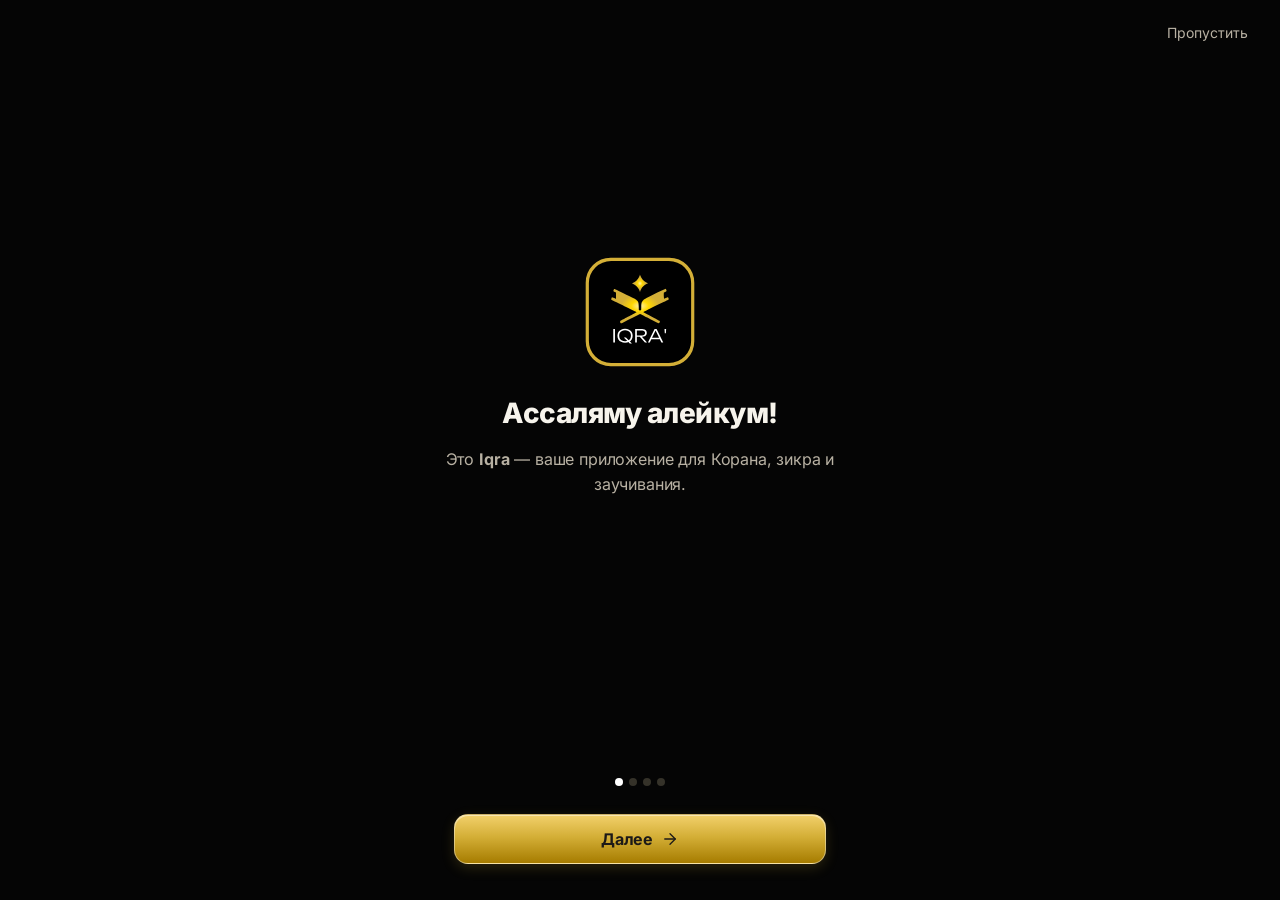
<file: index.html>
<!DOCTYPE html>
<html lang="ru" translate="no">
<head>
<meta charset="UTF-8">
<meta name="viewport" content="width=device-width, initial-scale=1, viewport-fit=cover">
<meta http-equiv="Content-Security-Policy" content="default-src 'self'; script-src 'self' 'unsafe-inline' https://cloud.umami.is; style-src 'self' 'unsafe-inline'; img-src 'self' data:; font-src 'self'; media-src 'self' https://cdn.islamic.network https://everyayah.com https://verses.quran.foundation blob: data:; connect-src 'self' https://api.alquran.cloud https://api.quran.foundation https://cloud.umami.is https://api-gateway.umami.dev https://gateway.umami.is; object-src 'none'; base-uri 'none'; form-action 'none'; frame-src 'none'; worker-src 'self'; manifest-src 'self';">
<meta name="referrer" content="no-referrer">
<meta name="apple-mobile-web-app-capable" content="yes">
<meta name="mobile-web-app-capable" content="yes">
<meta name="apple-mobile-web-app-status-bar-style" content="default">
<meta name="apple-mobile-web-app-title" content="Iqra">
<meta name="theme-color" content="#F5F5F5">
<meta name="color-scheme" content="light dark">
<meta name="robots" content="noindex, nofollow">
<meta name="google" content="notranslate">
<title>Iqra | Читай</title>
<meta name="description" content="Коран (114 сур, Мединский мусхаф), офлайн-таджвид, Умная книга по Корану и Сунне, тафсиры, хадисы, дуа и тасбих.">
<meta property="og:title" content="Iqra | Читай">
<meta property="og:description" content="Коран (114 сур, Мединский мусхаф), офлайн-таджвид, Умная книга по Корану и Сунне, тафсиры, хадисы, дуа и тасбих.">
<meta property="og:type" content="website">
<meta property="og:url" content="https://e-iqra.ru/">
<link rel="canonical" href="https://e-iqra.ru/">
<link rel="icon" type="image/png" href="./assets/icons/favicon.png">
<link rel="apple-touch-icon" href="./assets/icons/apple-touch-icon.png">
<link rel="manifest" href="./manifest.json">
<link rel="preconnect" href="https://cloud.umami.is" crossorigin>
<link rel="preconnect" href="https://api.alquran.cloud" crossorigin>

<script>if(/iPad|iPhone|iPod/.test(navigator.userAgent)||(navigator.platform==='MacIntel'&&navigator.maxTouchPoints>1))document.documentElement.classList.add('is-ios');</script>

<script>
(function(){
  try {
    var theme = 'auto';
    var raw = localStorage.getItem('iqra_data');
    if (raw) {
      try {
        var d = JSON.parse(raw);
        if (d && d.settings && d.settings.theme) theme = d.settings.theme;
      } catch(e) {}
    }
    if (theme === 'night') theme = 'dark';
    if (theme === 'auto') {
      theme = (window.matchMedia && window.matchMedia('(prefers-color-scheme: dark)').matches) ? 'dark' : 'light';
    }
    document.documentElement.setAttribute('data-theme', theme);
  } catch(e) {
    document.documentElement.setAttribute('data-theme', 'light');
  }
})();
</script>

<script>
(function(){
  try {
    if (navigator.doNotTrack === '1' || window.doNotTrack === '1') return;
    var enabled = true;
    var raw = localStorage.getItem('iqra_data');
    if (raw) {
      try {
        var d = JSON.parse(raw);
        if (d && d.settings && d.settings.analytics === false) enabled = false;
      } catch(e) {}
    }
    if (!enabled) return;
    var s = document.createElement('script');
    s.async = true;
    s.src = 'https://cloud.umami.is/script.js';
    s.setAttribute('data-website-id', 'ccc49755-faf3-4ad6-993c-9f8be18a1746');
    s.setAttribute('data-domains', 'e-iqra.ru,ibrahimnalgievwb-sudo.github.io');
    s.setAttribute('data-do-not-track', 'true');
    s.setAttribute('data-exclude-search', 'true');
    s.setAttribute('data-exclude-hash', 'true');
    document.head.appendChild(s);
  } catch(e) {}
})();
</script>

<script>
(function () {
  var toastTimer = null;

  /* Приложение считается запущенным, когда страница разобрана и заставка скрыта или удалена */
  function started() {
    if (document.readyState === 'loading') return false;
    var splash = document.getElementById('splash-screen');
    return !splash || splash.classList.contains('hidden');
  }

  /* После запуска — мягкое уведомление вместо чёрного экрана */
  function softNotice() {
    var el = document.getElementById('toast');
    if (!el) return;
    el.textContent = 'Не удалось выполнить действие. Повторите.';
    el.classList.add('show');
    if (toastTimer) clearTimeout(toastTimer);
    toastTimer = setTimeout(function () { el.classList.remove('show'); }, 3000);
  }

  /* До запуска — полноэкранная ошибка (текст ошибки выводится как текст, не как HTML) */
  function fatal(message) {
    var splash = document.getElementById('splash-screen');
    if (splash) splash.style.display = 'none';
    var errDiv = document.createElement('div');
    errDiv.style.cssText = 'position:fixed;inset:0;background:#000;color:var(--gold-standard);z-index:999999;display:flex;align-items:center;justify-content:center;flex-direction:column;text-align:center;font-family:sans-serif;padding:20px;';
    var title = document.createElement('h2');
    title.style.marginBottom = '10px';
    title.textContent = 'Ошибка загрузки';
    var hint = document.createElement('p');
    hint.style.cssText = 'font-size:14px;color:#fff;';
    hint.textContent = 'Обновите приложение (сбросьте кэш).';
    var detail = document.createElement('p');
    detail.style.cssText = 'font-size:12px;margin-top:20px;opacity:.5;';
    detail.textContent = message || 'Syntax Error';
    errDiv.appendChild(title);
    errDiv.appendChild(hint);
    errDiv.appendChild(detail);
    if (document.body) { document.body.appendChild(errDiv); } else { document.documentElement.appendChild(errDiv); }
  }

  window.addEventListener('error', function (e) {
    console.error('Ошибка:', e && e.message);
    if (started()) { softNotice(); return; }
    fatal(e && e.message);
  });

  window.addEventListener('unhandledrejection', function (e) {
    console.error('Необработанная ошибка:', e && e.reason);
    if (started()) softNotice();
  });
})();
</script>

<link rel="stylesheet" href="./css/fonts.css">
<link rel="stylesheet" href="./css/variables.css">
<link rel="stylesheet" href="./css/base.css">
<link rel="stylesheet" href="./css/components.css">
<link rel="stylesheet" href="./css/layout.css">
<link rel="stylesheet" href="./css/tajweed.css">
<link rel="stylesheet" href="./css/polish.css">
</head>
<body>

<div id="splash-screen"><img src="./assets/icons/logo.svg" class="splash-logo" alt="Iqra" width="120" height="120"></div>

<svg width="0" height="0" style="position:absolute" aria-hidden="true">
  <symbol id="i-compass" viewBox="0 0 24 24" fill="none" stroke="currentColor" stroke-width="1.7" stroke-linecap="round" stroke-linejoin="round"><circle cx="12" cy="12" r="10"/><polygon points="16.24 7.76 14.12 14.12 7.76 16.24 9.88 9.88 16.24 7.76"/></symbol>
  <symbol id="i-library" viewBox="0 0 24 24" fill="none" stroke="currentColor" stroke-width="1.7" stroke-linecap="round" stroke-linejoin="round"><path d="M4 19.5A2.5 2.5 0 0 1 6.5 17H20"/><path d="M6.5 2H20v20H6.5A2.5 2.5 0 0 1 4 19.5v-15A2.5 2.5 0 0 1 6.5 2z"/></symbol>
  <symbol id="i-arrow-left" viewBox="0 0 24 24"><path d="M19 12H5"/><path d="m12 19-7-7 7-7"/></symbol>
  <symbol id="i-arrow-right" viewBox="0 0 24 24"><path d="M5 12h14"/><path d="m12 5 7 7-7 7"/></symbol>
  <symbol id="i-check" viewBox="0 0 24 24"><path d="M20 6 9 17l-5-5"/></symbol>
  <symbol id="i-chevron-left" viewBox="0 0 24 24"><path d="m15 18-6-6 6-6"/></symbol>
  <symbol id="i-chevron-right" viewBox="0 0 24 24"><path d="m9 18 6-6-6-6"/></symbol>
  <symbol id="i-search" viewBox="0 0 24 24"><circle cx="11" cy="11" r="7.5"/><path d="m21 21-4.5-4.5"/><path d="M11 7v0"/></symbol>
  <symbol id="i-settings" viewBox="0 0 24 24"><circle cx="12" cy="12" r="3"/><path d="M19.4 15a1.65 1.65 0 0 0 .33 1.82l.06.06a2 2 0 0 1-2.83 2.83l-.06-.06a1.65 1.65 0 0 0-1.82-.33 1.65 1.65 0 0 0-1 1.51V21a2 2 0 0 1-4 0v-.09A1.65 1.65 0 0 0 9 19.4a1.65 1.65 0 0 0-1.82.33l-.06.06a2 2 0 0 1-2.83-2.83l.06-.06a1.65 1.65 0 0 0 .33-1.82 1.65 1.65 0 0 0-1.51-1H3a2 2 0 0 1 0-4h.09A1.65 1.65 0 0 0 4.6 9a1.65 1.65 0 0 0-.33-1.82l-.06-.06a2 2 0 0 1 2.83-2.83l.06.06a1.65 1.65 0 0 0 1.82.33H9a1.65 1.65 0 0 0 1-1.51V3a2 2 0 0 1 4 0v.09a1.65 1.65 0 0 0 1 1.51 1.65 1.65 0 0 0 1.82-.33l.06-.06a2 2 0 0 1 2.83 2.83l-.06.06a1.65 1.65 0 0 0-.33 1.82V9a1.65 1.65 0 0 0 1.51 1H21a2 2 0 0 1 0 4h-.09a1.65 1.65 0 0 0-1.51 1z"/></symbol>
  <symbol id="i-rotate-ccw" viewBox="0 0 24 24"><path d="M3 12a9 9 0 1 0 3-6.7"/><path d="M3 3v6h6"/></symbol>
  <symbol id="i-edit" viewBox="0 0 24 24"><path d="M12 20h9"/><path d="M16.5 3.5a2.121 2.121 0 0 1 3 3L7 19l-4 1 1-4Z"/></symbol>
  <symbol id="i-x" viewBox="0 0 24 24"><path d="M18 6 6 18"/><path d="m6 6 12 12"/></symbol>
  <symbol id="i-star" viewBox="0 0 24 24"><path d="m12 2 3.09 6.26L22 9.27l-5 4.87 1.18 6.88L12 17.77l-6.18 3.25L7 14.14 2 9.27l6.91-1.01Z"/></symbol>
  <symbol id="i-star-filled" viewBox="0 0 24 24"><path d="m12 2 3.09 6.26L22 9.27l-5 4.87 1.18 6.88L12 17.77l-6.18 3.25L7 14.14 2 9.27l6.91-1.01Z" fill="currentColor"/></symbol>
  <symbol id="i-flame" viewBox="0 0 24 24" fill="none" stroke="currentColor" stroke-width="1.75" stroke-linecap="round" stroke-linejoin="round"><path d="M8.5 14.5A2.5 2.5 0 0 0 11 12c0-1.38-.5-2-1-3-1.072-2.143-.224-4.054 2-6 .5 2.5 2 4.9 4 6.5 2 1.6 3 3.5 3 5.5a7 7 0 1 1-14 0c0-1.153.433-2.294 1-3a2.5 2.5 0 0 0 2.5 2.5z"/></symbol>
  <symbol id="i-home" viewBox="0 0 24 24" fill="none" stroke="currentColor" stroke-width="1.7" stroke-linecap="round" stroke-linejoin="round"><path d="M3 10.5 12 3l9 7.5"/><path d="M5 9.5V21h5v-6h4v6h5V9.5"/></symbol>
  <symbol id="i-misbaha" viewBox="0 0 24 24" fill="none" stroke="currentColor" stroke-width="1.7" stroke-linecap="round" stroke-linejoin="round"><circle cx="12" cy="5" r="1.4" fill="currentColor" stroke="none"/><circle cx="18" cy="7" r="1.4" fill="currentColor" stroke="none"/><circle cx="20" cy="12" r="1.4" fill="currentColor" stroke="none"/><circle cx="18" cy="17" r="1.4" fill="currentColor" stroke="none"/><circle cx="12" cy="19" r="1.4" fill="currentColor" stroke="none"/><circle cx="6" cy="17" r="1.4" fill="currentColor" stroke="none"/><circle cx="4" cy="12" r="1.4" fill="currentColor" stroke="none"/><circle cx="6" cy="7" r="1.4" fill="currentColor" stroke="none"/><circle cx="12" cy="12" r="2.4" fill="currentColor" stroke="none"/></symbol>
  <symbol id="i-book" viewBox="0 0 24 24" fill="none" stroke="currentColor" stroke-width="1.7" stroke-linecap="round" stroke-linejoin="round"><path d="M2 5h7a3 3 0 0 1 3 3v12a2.5 2.5 0 0 0-2.5-2.5H2z"/><path d="M22 5h-7a3 3 0 0 0-3 3v12a2.5 2.5 0 0 1 2.5-2.5H22z"/></symbol>
  <symbol id="i-moon" viewBox="0 0 24 24" fill="none" stroke="currentColor" stroke-width="1.7" stroke-linecap="round" stroke-linejoin="round"><path d="M21 12.79A9 9 0 1 1 11.21 3 7 7 0 0 0 21 12.79z"/><circle cx="17" cy="5" r="1" fill="currentColor" stroke="none"/><circle cx="20" cy="8" r="0.7" fill="currentColor" stroke="none"/></symbol>
  <symbol id="i-dua" viewBox="0 0 24 24" fill="none" stroke="currentColor" stroke-width="1.7" stroke-linecap="round" stroke-linejoin="round"><g transform="translate(0,1.2) scale(0.55,0.9)"><path vector-effect="non-scaling-stroke" d="M18 11V6a2 2 0 0 0-2-2a2 2 0 0 0-2 2"/><path vector-effect="non-scaling-stroke" d="M14 10V4a2 2 0 0 0-2-2a2 2 0 0 0-2 2v2"/><path vector-effect="non-scaling-stroke" d="M10 10.5V6a2 2 0 0 0-2-2a2 2 0 0 0-2 2v8"/><path vector-effect="non-scaling-stroke" d="M18 8a2 2 0 1 1 4 0v6a8 8 0 0 1-8 8h-2c-2.8 0-4.5-.86-5.99-2.34l-3.6-3.6a2 2 0 0 1 2.83-2.82L7 15"/></g><g transform="translate(24,1.2) scale(-0.55,0.9)"><path vector-effect="non-scaling-stroke" d="M18 11V6a2 2 0 0 0-2-2a2 2 0 0 0-2 2"/><path vector-effect="non-scaling-stroke" d="M14 10V4a2 2 0 0 0-2-2a2 2 0 0 0-2 2v2"/><path vector-effect="non-scaling-stroke" d="M10 10.5V6a2 2 0 0 0-2-2a2 2 0 0 0-2 2v8"/><path vector-effect="non-scaling-stroke" d="M18 8a2 2 0 1 1 4 0v6a8 8 0 0 1-8 8h-2c-2.8 0-4.5-.86-5.99-2.34l-3.6-3.6a2 2 0 0 1 2.83-2.82L7 15"/></g></symbol>
  <symbol id="i-scroll" viewBox="0 0 24 24" fill="none" stroke="currentColor" stroke-width="1.7" stroke-linecap="round" stroke-linejoin="round"><path d="M12 7v14"/><path d="M16 12h2"/><path d="M16 8h2"/><path d="M3 18a1 1 0 0 1-1-1V4a1 1 0 0 1 1-1h5a4 4 0 0 1 4 4 4 4 0 0 1 4-4h5a1 1 0 0 1 1 1v13a1 1 0 0 1-1 1h-6a3 3 0 0 0-3 3 3 3 0 0 0-3-3z"/><path d="M6 12h2"/><path d="M6 8h2"/></symbol>
  <symbol id="i-chart" viewBox="0 0 24 24" fill="none" stroke="currentColor" stroke-width="1.7" stroke-linecap="round" stroke-linejoin="round"><path d="M3 21h18"/><rect x="5" y="13" width="3.5" height="8" rx="1.5"/><rect x="10.5" y="8" width="3.5" height="13" rx="1.5"/><rect x="16" y="3" width="3.5" height="18" rx="1.5"/><circle cx="6.75" cy="11.5" r="0.8" fill="currentColor" stroke="none"/><circle cx="12.25" cy="6.5" r="0.8" fill="currentColor" stroke="none"/><circle cx="17.75" cy="1.5" r="0.8" fill="currentColor" stroke="none"/></symbol>
  <symbol id="i-lightbulb" viewBox="0 0 24 24"><path d="M9 18h6"/><path d="M10 22h4"/><path d="M12 2a7 7 0 0 0-4 12.7c.6.5 1 1.3 1 2.3h6c0-1 .4-1.8 1-2.3A7 7 0 0 0 12 2z"/></symbol>
  <symbol id="i-info" viewBox="0 0 24 24"><circle cx="12" cy="12" r="10"/><path d="M12 16v-4"/><circle cx="12" cy="8" r="0.9" fill="currentColor" stroke="none"/></symbol>
  <symbol id="i-shield" viewBox="0 0 24 24"><path d="M12 22s8-4 8-10V5l-8-3-8 3v7c0 6 8 10 8 10z"/></symbol>
  <symbol id="i-download" viewBox="0 0 24 24"><path d="M21 15v4a2 2 0 0 1-2 2H5a2 2 0 0 1-2-2v-4"/><path d="m7 10 5 5 5-5"/><path d="M12 15V3"/></symbol>
  <symbol id="i-upload" viewBox="0 0 24 24"><path d="M21 15v4a2 2 0 0 1-2 2H5a2 2 0 0 1-2-2v-4"/><path d="m17 8-5-5-5 5"/><path d="M12 3v12"/></symbol>
  <symbol id="i-eye" viewBox="0 0 24 24"><path d="M2 12s3-7 10-7 10 7 10 7-3 7-10 7-10-7-10-7z"/><circle cx="12" cy="12" r="3"/></symbol>
  <symbol id="i-plus" viewBox="0 0 24 24"><path d="M12 5v14"/><path d="M5 12h14"/></symbol>
  <symbol id="i-minus" viewBox="0 0 24 24"><path d="M5 12h14"/></symbol>
  <symbol id="i-bookmark" viewBox="0 0 24 24"><path d="M19 21l-7-5-7 5V5a2 2 0 0 1 2-2h10a2 2 0 0 1 2 2z"/></symbol>
  <symbol id="i-scroll-to-top" viewBox="0 0 24 24" fill="none" stroke="currentColor" stroke-width="1.7" stroke-linecap="round" stroke-linejoin="round"><path d="M12 19V5"/><path d="m5 12 7-7 7 7"/></symbol>
  <symbol id="i-copy" viewBox="0 0 24 24"><rect x="9" y="9" width="13" height="13" rx="2" ry="2"/><path d="M5 15H4a2 2 0 0 1-2-2V4a2 2 0 0 1 2-2h9a2 2 0 0 1 2 2v1"/></symbol>
  <symbol id="i-play" viewBox="0 0 24 24" fill="none" stroke="currentColor" stroke-width="1.7" stroke-linecap="round" stroke-linejoin="round"><polygon points="6 3 20 12 6 21 6 3"/></symbol>
  <symbol id="i-pause" viewBox="0 0 24 24" fill="none" stroke="currentColor" stroke-width="1.7" stroke-linecap="round" stroke-linejoin="round"><rect x="6" y="4" width="4" height="16" rx="1"/><rect x="14" y="4" width="4" height="16" rx="1"/></symbol>
  <symbol id="i-volume" viewBox="0 0 24 24" fill="none" stroke="currentColor" stroke-width="1.7" stroke-linecap="round" stroke-linejoin="round"><polygon points="11 5 6 9 2 9 2 15 6 15 11 19 11 5"/><path d="M15.54 8.46a5 5 0 0 1 0 7.07"/><path d="M19.07 4.93a10 10 0 0 1 0 14.14"/></symbol>
  <symbol id="i-repeat" viewBox="0 0 24 24" fill="none" stroke="currentColor" stroke-width="1.7" stroke-linecap="round" stroke-linejoin="round"><path d="m17 2 4 4-4 4"/><path d="M3 11v-1a4 4 0 0 1 4-4h14"/><path d="m7 22-4-4 4-4"/><path d="M21 13v1a4 4 0 0 1-4 4H3"/></symbol>
</svg>

<div class="screen active" id="screen-dashboard">
  <div class="header dash-header">
    <div class="dash-header-actions">
      <button type="button" class="icon-btn ghost" data-click='[["toggleScreenGuide","dashboard"]]' aria-label="Справка по главной панели"><span class="guide-help-glyph">?</span></button>
      <button type="button" class="icon-btn ghost" data-click='[["switchTab","cal"]]' aria-label="Статистика"><svg class="ico"><use href="#i-chart"/></svg></button>
      <button type="button" class="icon-btn" data-click='[["openSettings"]]' aria-label="Настройки"><svg class="ico"><use href="#i-settings"/></svg></button>
    </div>
  </div>
  
  <div class="list" id="dashboard-list">
    <div id="guide-slot-dashboard"></div>
    <div id="dash-spiritual"></div> 
    <div class="dash-greeting-block">
      <div class="dash-salam-subtle">Ассаляму алейкум</div>
      <div class="dash-hijri-gold" id="dash-hijri-header"></div>
    </div>
    <div id="dash-continue-block"></div>
    <div id="dash-smart-reminder-slot" style="display:none;"></div>
    <div id="dash-widgets-slot"></div>
    <button type="button" class="dash-call-card" data-click='[["switchTab","path"]]'>
      <span class="dcc-title">Что тревожит вашу душу?</span>
      <span class="dcc-sub">Найдите ответ в Коране и Сунне</span>
    </button>
    <div class="dash-quote" id="dash-quote" role="button" tabindex="0" data-click='[["dashQuoteTap"]]'></div>
    <div class="dash-grid-2x2">
      <button type="button" class="dash-grid-item" data-click='[["goNightList"]]'>
        <svg class="ico dgi-icon"><use href="#i-moon"/></svg>
        <span class="dgi-title">Ночное чтение</span>
      </button>
      <button type="button" class="dash-grid-item" data-click='[["switchTab","quran"],["setQuranFilter","ruqyah"]]'>
        <svg class="ico dgi-icon"><use href="#i-shield"/></svg>
        <span class="dgi-title">Шариатская рукья</span>
      </button>
      <button type="button" class="dash-grid-item" data-click='[["openFavorites"]]'>
        <svg class="ico dgi-icon"><use href="#i-star"/></svg>
        <span class="dgi-title">Метки</span>
      </button>
      <button type="button" class="dash-grid-item" data-click='[["openDua","dua_anxiety"]]'>
        <svg class="ico dgi-icon"><use href="#i-dua"/></svg>
        <span class="dgi-title">Дуа дня</span>
      </button>
    </div>
  </div>
</div>

<div class="screen" id="screen-tasbih">
  <div class="header"><h1>Тасбих</h1><div class="header-actions"><button type="button" class="icon-btn ghost" data-click='[["toggleScreenGuide","tasbih"]]' aria-label="Справка по тасбиху"><span class="guide-help-glyph">?</span></button><button type="button" class="icon-btn ghost" data-click='[["openSearch"]]' aria-label="Поиск"><svg class="ico"><use href="#i-search"/></svg></button><button type="button" class="icon-btn" data-click='[["openSettings"]]' aria-label="Настройки"><svg class="ico"><use href="#i-settings"/></svg></button></div></div>
  <div class="list" id="home-list">
    <div id="guide-slot-tasbih"></div>
    <div class="home-controls">
      <div class="search-wrap"><input id="search" placeholder="Поиск…" data-input='[["debouncedRenderTasbih"]]'></div>
      <select class="sort-select" id="sort" data-change='[["renderTasbih"]]'>
        <option value="manual">Порядок</option>
        <option value="alpha">А-Я</option>
        <option value="freq">Частота</option>
      </select>
    </div>
    <div id="daily-goal-slot"></div>
    <div id="continue-slot"></div>
    <div id="cards-container"></div>
  </div>
  <button class="fab" data-click='[["openForm"]]' aria-label="Новый тасбих"><svg class="ico ico-lg"><use href="#i-plus"/></svg></button>
</div>

<div class="screen" id="screen-counter">
  <div class="top-progress"><div id="top-progress-bar"></div></div>
  <div class="header">
    <button class="icon-btn ghost" data-click='[["goDetailBack","goTasbihList"]]' aria-label="Назад"><svg class="ico"><use href="#i-arrow-left"/></svg></button>
    <div style="display:flex;gap:6px">
      <button class="icon-btn ghost" data-click='[["copyCurrent",{"$":"event"}]]' aria-label="Скопировать"><svg class="ico"><use href="#i-copy"/></svg></button>
      <button class="icon-btn ghost" data-click='[["shareCurrent",{"$":"event"}]]' aria-label="Поделиться"><svg class="ico"><use href="#i-upload"/></svg></button>
      <button class="icon-btn ghost" data-click='[["resetCurrent",{"$":"event"}]]' aria-label="Сбросить"><svg class="ico"><use href="#i-rotate-ccw"/></svg></button>
      <button class="icon-btn ghost" data-click='[["editCurrent",{"$":"event"}]]' aria-label="Редактировать"><svg class="ico"><use href="#i-edit"/></svg></button>
    </div>
  </div>
  <div class="counter" id="counter-area" data-click='[["tap",{"$":"event"}]]'>
    <div class="ar ar-font" id="c-ar"></div>
    <div class="tr" id="c-tr"></div>
    <div class="trn" id="c-trn"></div>
    <div class="ring-wrap" id="c-ring-wrap">
      <svg viewBox="0 0 100 100">
        <circle class="ring-bg" cx="50" cy="50" r="44" fill="none" stroke-width="5"/>
        <circle class="ring-fg" id="c-ring" cx="50" cy="50" r="44" fill="none" stroke-width="5" stroke-linecap="round" stroke-dasharray="276.5" stroke-dashoffset="276.5"/>
      </svg>
      <div class="num" id="c-num">0</div>
    </div>
    <div class="target-label" id="c-target">из 33</div>
    <div class="cycles" id="c-cycles">Циклов: 0</div>
    <div id="c-dalil" class="counter-dalil-slot" data-click='["@stop"]'></div>
    <div id="counter-ecosystem" class="counter-ecosystem" data-click='["@stop"]'></div>
    <div class="transcription-note" data-click='["@stop"]'>
      <svg class="ico ico-sm tn-icon" style="flex-shrink:0;opacity:.75"><use href="#i-info"/></svg>
      <div>Транскрипция передаёт лишь <b>примерное произношение</b> и не отражает всех тонкостей арабского. Для правильного чтения следует изучить <b>таджвид</b>.</div>
    </div>
  </div>
</div>

<div class="next-toast" id="next-toast">
  <div><div class="nt-label">Далее</div><div class="nt-name" id="nt-name"></div></div>
  <div class="nt-ar ar-font" id="nt-ar"></div>
  <button class="nt-btn" data-click='[["goNext"]]' aria-label="Далее"><svg class="ico"><use href="#i-arrow-right"/></svg></button>
</div>

<div class="screen" id="screen-form">
  <div class="header">
    <button class="icon-btn ghost" data-click='[["cancelForm"]]' aria-label="Назад"><svg class="ico"><use href="#i-arrow-left"/></svg></button>
    <h1 id="form-title" style="font-size:18px">Новый Тасбих</h1>
    <div style="width:42px"></div>
  </div>
  <div class="form">
    <div class="preview-card">
      <div class="pv-label">Предпросмотр</div>
      <div class="pv-ar ar-font" id="pv-ar"></div>
      <div class="pv-tr" id="pv-tr"></div>
      <div class="pv-trn" id="pv-trn"></div>
    </div>
    <div class="field"><label>Готовые</label><div class="presets" id="presets"></div></div>
    <div class="field"><label>Арабский текст</label><textarea id="f-ar" dir="rtl" class="ar-font" placeholder="سُبْحَانَ اللَّهِ" data-input='[["updatePreview"]]'></textarea></div>
    <div class="field"><label>Транскрипция</label><input id="f-tr" placeholder="SubhanAllah" data-input='[["updatePreview"]]'></div>
    <div class="field"><label>Перевод</label><input id="f-trn" placeholder="Слава Аллаху" data-input='[["updatePreview"]]'></div>
    <div class="field"><label>Цель (сколько раз за цикл)</label>
      <div class="stepper">
        <button type="button" data-click='[["stepTarget",-1]]' aria-label="Минус"><svg class="ico"><use href="#i-minus"/></svg></button>
        <input id="f-target" type="number" inputmode="numeric" value="33" min="1" max="100000">
        <button type="button" data-click='[["stepTarget",1]]' aria-label="Плюс"><svg class="ico"><use href="#i-plus"/></svg></button>
      </div>
      <div class="target-presets" role="group" aria-label="Быстрый выбор цели">
        <button type="button" class="target-preset-chip" data-target-preset="33" data-click='[["setTargetPreset",33]]'>33</button>
        <button type="button" class="target-preset-chip" data-target-preset="99" data-click='[["setTargetPreset",99]]'>99</button>
        <button type="button" class="target-preset-chip" data-target-preset="100" data-click='[["setTargetPreset",100]]'>100</button>
        <button type="button" class="target-preset-chip" data-target-preset="1000" data-click='[["setTargetPreset",1000]]'>1000</button>
      </div>
    </div>
    <button class="btn" data-click='[["saveForm"]]'>Сохранить</button>
    <button class="btn danger" id="btn-delete" style="display:none" data-click='[["deleteCurrent"]]'>Удалить</button>
  </div>
</div>

<div class="screen" id="screen-quran">
  <div class="header"><h1>Коран</h1><div class="header-actions"><button type="button" class="icon-btn ghost" data-click='[["toggleScreenGuide","quran"]]' aria-label="Справка по разделу Коран"><span class="guide-help-glyph">?</span></button><button type="button" class="icon-btn ghost" data-click='[["openSearch"]]' aria-label="Поиск"><svg class="ico"><use href="#i-search"/></svg></button></div></div>
  <div style="padding:0 16px;">
    <div id="guide-slot-quran"></div>
  </div>
  <div style="padding:0 16px 12px;">
    <div class="search-wrap"><input id="quran-search" placeholder="Поиск по названию или аяту (напр. 2:255)…" data-input='[["debouncedRenderQuranList"]]'></div>
  </div>
  <div class="search-filters" style="padding: 0 16px 12px; border: none; flex-direction: row; overflow-x: auto; scrollbar-width: none;">
    <button class="filter-chip active" data-q-filter="all" data-click='[["setQuranFilter","all"]]'>Все</button>
    <button class="filter-chip" data-q-filter="surah" data-click='[["setQuranFilter","surah"]]'>Суры</button>
    <button class="filter-chip" data-q-filter="juz30" data-click='[["setQuranFilter","juz30"]]'>Джуз Амма (78–114)</button>
    <button class="filter-chip" data-q-filter="ruqyah" data-click='[["setQuranFilter","ruqyah"]]'>Шариатская рукья</button>
  </div>
  <div class="content-list" id="quran-list"></div>
</div>

<div class="screen" id="screen-quran-detail">
  <div class="header">
    <button class="icon-btn ghost" data-click='[["goDetailBack","goQuranList"]]' aria-label="Назад"><svg class="ico"><use href="#i-arrow-left"/></svg></button>
    <h1 style="font-size:16px" id="quran-detail-title">Текст</h1>
    <button class="icon-btn ghost" id="quran-detail-star" data-click='[["detailStarClick"]]' aria-label="Избранное"><svg class="ico"><use href="#i-star"/></svg></button>
  </div>
  <div class="detail-body" id="quran-detail-content"></div>
</div>

<div class="screen" id="screen-night">
  <div class="header"><h1>Ночное чтение</h1><button class="icon-btn ghost" data-click='[["openSearch"]]' aria-label="Поиск"><svg class="ico"><use href="#i-search"/></svg></button></div>
  <div class="content-list" id="night-list"></div>
</div>

<div class="screen" id="screen-night-detail">
  <div class="header">
    <button class="icon-btn ghost" data-click='[["goDetailBack","goNightList"]]' aria-label="Назад"><svg class="ico"><use href="#i-arrow-left"/></svg></button>
    <h1 style="font-size:16px" id="night-detail-title">Текст</h1>
    <div style="width:42px"></div>
  </div>
  <div class="detail-body" id="night-detail-content"></div>
</div>

<div class="screen" id="screen-dua">
  <div class="header"><h1>Дуа</h1><button class="icon-btn ghost" data-click='[["openSearch"]]' aria-label="Поиск"><svg class="ico"><use href="#i-search"/></svg></button></div>
  <div class="content-list" id="dua-list"></div>
</div>

<div class="screen" id="screen-dua-detail">
  <div class="header">
    <button class="icon-btn ghost" data-click='[["goDetailBack","goDuaList"]]' aria-label="Назад"><svg class="ico"><use href="#i-arrow-left"/></svg></button>
    <h1 style="font-size:16px">Дуа</h1>
    <button class="icon-btn ghost" id="dua-detail-star" data-click='[["detailStarClick"]]' aria-label="Избранное"><svg class="ico"><use href="#i-star"/></svg></button>
  </div>
  <div class="detail-body" id="dua-detail-content"></div>
</div>

<div class="screen" id="screen-hadith">
  <div class="header"><h1>Хадисы</h1><button class="icon-btn ghost" data-click='[["openSearch"]]' aria-label="Поиск"><svg class="ico"><use href="#i-search"/></svg></button></div>
  <div class="content-list" id="hadith-list"></div>
</div>

<div class="screen" id="screen-hadith-detail">
  <div class="header">
    <button class="icon-btn ghost" data-click='[["goDetailBack","goHadithList"]]' aria-label="Назад"><svg class="ico"><use href="#i-arrow-left"/></svg></button>
    <h1 style="font-size:16px">Хадис</h1>
    <button class="icon-btn ghost" id="hadith-detail-star" data-click='[["detailStarClick"]]' aria-label="Избранное"><svg class="ico"><use href="#i-star"/></svg></button>
  </div>
  <div class="detail-body" id="hadith-detail-content"></div>
</div>

<div class="screen" id="screen-cal">
  <div class="header"><h1>Прогресс</h1><button type="button" class="icon-btn ghost" data-click='[["toggleScreenGuide","cal"]]' aria-label="Справка по разделу Прогресс"><span class="guide-help-glyph">?</span></button></div>
  <div class="cal">
    <div id="guide-slot-cal"></div>
    <div class="prog-tabs">
      <button data-pt="overview" class="active" data-click='[["setProgTab","overview"]]'>Обзор</button>
      <button data-pt="calendar" data-click='[["setProgTab","calendar"]]'>Календарь</button>
      <button data-pt="learned" data-click='[["setProgTab","learned"]]'>Заучено</button>
    </div>
    <div id="prog-body"></div>
  </div>
</div>

<div class="screen" id="screen-path">
  <div class="header">
    <button class="icon-btn ghost" data-click='[["switchTab","dashboard"]]' aria-label="Назад"><svg class="ico"><use href="#i-arrow-left"/></svg></button>
    <div style="text-align:center;">
      <h1 style="margin:0;">Путь</h1>
      <div class="path-header-sub">Умная книга · Коран и Сунна</div>
    </div>
    <button type="button" class="icon-btn ghost" data-click='[["toggleScreenGuide","path"]]' aria-label="Справка по Умной книге"><span class="guide-help-glyph">?</span></button>
  </div>
  <div style="padding: 0 16px;"><div id="guide-slot-path"></div></div>
  <div class="path-controls">
    <div class="seg path-mode-seg" role="tablist" aria-label="Режим поиска в Пути">
      <button type="button" role="tab" data-path-mode="all" class="active" data-click='[["setPathMode","all"]]'>По словам</button>
      <button type="button" role="tab" data-path-mode="theme" data-click='[["setPathMode","theme"]]'>По темам</button>
      <button type="button" role="tab" data-path-mode="mood" data-click='[["setPathMode","mood"]]'>Настроение</button>
      <button type="button" role="tab" data-path-mode="scholar" data-click='[["setPathMode","scholar"]]'>Учёные</button>
    </div>
    <div class="search-wrap path-search-wrap">
      <input id="path-search" placeholder="Поиск по словам, арабскому тексту, теме…" data-input='[["debouncedRenderPath"]]' autocomplete="off">
      <button type="button" class="path-clear-btn" id="path-clear-btn" aria-label="Очистить поиск" data-click='[["clearPathSearch"]]' style="display:none;"><svg class="ico ico-sm"><use href="#i-x"/></svg></button>
    </div>
    <div class="path-type-filters" role="group" aria-label="Фильтр по типу источника">
      <button type="button" class="filter-chip active" data-path-type="all" data-click='[["setPathTypeFilter","all"]]'>Всё</button>
      <button type="button" class="filter-chip" data-path-type="ayah" data-click='[["setPathTypeFilter","ayah"]]'>Коран</button>
      <button type="button" class="filter-chip" data-path-type="hadith" data-click='[["setPathTypeFilter","hadith"]]'>Хадисы</button>
      <button type="button" class="filter-chip" data-path-type="dua" data-click='[["setPathTypeFilter","dua"]]'>Дуа</button>
      <button type="button" class="filter-chip" data-path-type="tasbih" data-click='[["setPathTypeFilter","tasbih"]]'>Тасбих</button>
    </div>
  </div>
  <div class="path-chips-wrapper" id="path-chips-wrapper">
    <div class="search-filters" id="path-chips-container"></div>
  </div>
  <div id="path-context-banner"></div>
  <div class="content-list" id="path-results" style="padding-top: 0;"></div>
</div>

<div class="screen" id="screen-library">
  <div class="header">
    <button class="icon-btn ghost" data-click='[["switchTab","dashboard"]]' aria-label="Назад"><svg class="ico"><use href="#i-arrow-left"/></svg></button>
    <h1>Библиотека</h1>
    <div class="header-actions"><button type="button" class="icon-btn ghost" data-click='[["toggleScreenGuide","library"]]' aria-label="Справка по библиотеке"><span class="guide-help-glyph">?</span></button><button type="button" class="icon-btn ghost" data-click='[["openSearch"]]' aria-label="Поиск"><svg class="ico"><use href="#i-search"/></svg></button></div>
  </div>
  <div style="padding: 0 16px;"><div id="guide-slot-library"></div></div>
  <div class="library-controls" id="library-controls">
    <div class="seg" style="width:100%;">
      <button class="active" id="lib-tab-dua" data-click='[["setLibraryTab","dua"]]'>Дуа</button>
      <button id="lib-tab-hadith" data-click='[["setLibraryTab","hadith"]]'>Хадисы</button>
    </div>
    <div class="search-wrap library-search-wrap">
      <input id="library-search" type="text" placeholder="Поиск по дуа…" data-input='[["debouncedRenderLibrary"]]' autocomplete="off">
      <button type="button" class="library-clear-btn" id="library-clear-btn" aria-label="Очистить поиск в библиотеке" data-click='[["clearLibrarySearch"]]' style="display:none;"><svg class="ico ico-sm"><use href="#i-x"/></svg></button>
    </div>
    <div class="search-filters library-filter-chips" id="library-filter-chips"></div>
  </div>
  <div class="content-list" id="library-dua-list" style="display:flex; flex-direction:column; padding-top: 0;"></div>
  <div class="content-list" id="library-hadith-list" style="display:none; flex-direction:column; padding-top: 0;"></div>
</div>

<div class="screen" id="screen-settings">
  <div class="header">
    <button class="icon-btn ghost" data-click='[["goHome"]]' aria-label="Назад"><svg class="ico"><use href="#i-arrow-left"/></svg></button>
    <h1 style="font-size:18px">Настройки</h1>
    <button type="button" class="icon-btn ghost" data-click='[["toggleScreenGuide","settings"]]' aria-label="Справка по настройкам"><span class="guide-help-glyph">?</span></button>
  </div>
  <div class="settings">
    <div id="guide-slot-settings"></div>
    <div class="settings-group">
      <div class="sg-title">Внешний вид</div>
      <div class="setting-row">
        <div><div class="lbl">Тема</div></div>
        <div class="seg" id="theme-seg">
          <button data-theme-opt="light" data-click='[["setTheme","light"]]'>Светлая</button>
          <button data-theme-opt="dark" data-click='[["setTheme","dark"]]'>Тёмная</button>
          <button data-theme-opt="auto" data-click='[["setTheme","auto"]]'>Авто</button>
          <button data-theme-opt="mono" data-click='[["setTheme","mono"]]'>Моно</button>
        </div>
      </div>
      <div class="setting-row" style="flex-direction:column; align-items:stretch; gap:10px;">
        <div class="lbl">Размер арабского текста</div>
        <div class="seg" id="size-seg">
          <button data-size="0.85" data-click='[["setArSize",0.85]]'>S</button>
          <button data-size="1" data-click='[["setArSize",1]]'>M</button>
          <button data-size="1.2" data-click='[["setArSize",1.2]]'>L</button>
          <button data-size="1.45" data-click='[["setArSize",1.45]]'>XL</button>
        </div>
        <div class="ar-size-preview"><span class="ar ar-font" id="ar-preview">سُبْحَانَ اللَّهِ</span></div>
      </div>
      <div class="setting-row"><div><div class="lbl">Цвета таджвида</div><div class="sub">Встроены в режим чтения (Hafs V4)</div></div><span style="color:var(--gold-accent); font-weight:700;">Вкл.</span></div>
      <div class="setting-row">
        <div><div class="lbl">Виджеты и экран Домой</div><div class="sub">Карточки на главной и отдельные PWA-виджеты</div></div>
        <button type="button" class="btn secondary btn-inline" style="margin:0;width:auto;" data-click='[["openWidgetsModal"]]'>Настроить</button>
      </div>
    </div>
    <div class="settings-group">
      <div class="sg-title">Счёт</div>
      <div class="setting-row">
        <div><div class="lbl">Дневная цель</div></div>
        <input id="daily-goal-input" type="number" inputmode="numeric" min="0" max="1000000" style="width:100px; background:var(--card2); border:none; border-radius:10px; padding:10px 12px; text-align:right; font-size:17px; font-weight:700; outline:none; color:var(--text);" data-change='[["setDailyGoal",{"$":"value"}]]'>
      </div>
      <div class="setting-row"><div><div class="lbl">Автопереход</div></div><label class="toggle"><input type="checkbox" id="opt-autonext"><span class="slider"></span></label></div>
      <div class="setting-row"><div><div class="lbl">Не гасить экран</div></div><label class="toggle"><input type="checkbox" id="opt-wake"><span class="slider"></span></label></div>
      <div class="setting-row"><div><div class="lbl">Уведомление о цели</div><div class="sub">Показать сообщение при достижении дневной цели</div></div><label class="toggle"><input type="checkbox" id="opt-goal-notify"><span class="slider"></span></label></div>
    </div>
    <div class="settings-group">
      <div class="sg-title">Вибрация</div>
            <div class="setting-row"><div><div class="lbl">Вибрация</div></div><label class="toggle"><input type="checkbox" id="opt-vibrate"><span class="slider"></span></label></div>
    </div>
    <div class="settings-group">
      <div class="sg-title">Умные напоминания</div>
      <div class="setting-row">
        <div>
          <div class="lbl">Тихая карточка на главной</div>
          <div class="sub">Азкары, тасбих и хадисы по времени суток и в пятницу</div>
        </div>
        <label class="toggle"><input type="checkbox" id="opt-smart-enabled" data-change='[["setSmartReminderEnabled",{"$":"checked"}]]'><span class="slider"></span></label>
      </div>
      <div id="smart-reminders-controls">
        <div class="setting-row">
          <div>
            <div class="lbl">Уведомления браузера</div>
            <div class="sub" id="smart-notify-status">Ненавязчивое уведомление браузера (по одному на окно времени).</div>
          </div>
          <label class="toggle"><input type="checkbox" id="opt-smart-notify" data-change='[["setSmartReminderNotify",{"$":"checked"}]]'><span class="slider"></span></label>
        </div>
        <div class="setting-row">
          <div><div class="lbl">Утро и вечер (азкары и тасбих)</div><div class="sub">Слова таухида, истигфар и защитные суры</div></div>
          <label class="toggle"><input type="checkbox" id="opt-smart-cat-adhkar" data-change='[["setSmartReminderCategory","adhkar",{"$":"checked"}]]'><span class="slider"></span></label>
        </div>
        <div class="setting-row">
          <div><div class="lbl">Ночное чтение перед сном</div><div class="sub">Аят аль-Курси, конец «Аль-Бакары», сура «Аль-Мульк»</div></div>
          <label class="toggle"><input type="checkbox" id="opt-smart-cat-night" data-change='[["setSmartReminderCategory","night",{"$":"checked"}]]'><span class="slider"></span></label>
        </div>
        <div class="setting-row">
          <div><div class="lbl">Пятница (сура «Аль-Кахф» и салават)</div><div class="sub">Достоверные хадисы о пятничной Сунне</div></div>
          <label class="toggle"><input type="checkbox" id="opt-smart-cat-friday" data-change='[["setSmartReminderCategory","friday",{"$":"checked"}]]'><span class="slider"></span></label>
        </div>
        <div class="setting-row">
          <div><div class="lbl">Хадисы о награде за Коран и зикр</div><div class="sub">Напоминания со словами Пророка (да благословит его Аллах и приветствует) и указанием сборников</div></div>
          <label class="toggle"><input type="checkbox" id="opt-smart-cat-motivation" data-change='[["setSmartReminderCategory","motivation",{"$":"checked"}]]'><span class="slider"></span></label>
        </div>
        <div class="setting-row setting-col">
          <div>
            <div class="lbl">Тихие часы (не беспокоить)</div>
            <div class="sub">В этот интервал карточка и уведомления не показываются</div>
          </div>
          <div class="quiet-hours-row">
            <label class="qh-field"><span>С</span><input type="time" id="smart-quiet-start" value="23:00" data-change='[["setSmartReminderQuiet","start",{"$":"value"}]]'></label>
            <label class="qh-field"><span>До</span><input type="time" id="smart-quiet-end" value="05:00" data-change='[["setSmartReminderQuiet","end",{"$":"value"}]]'></label>
          </div>
        </div>
        <div class="setting-row" id="smart-unmute-row" style="display:none;">
          <div><div class="lbl">Напоминание скрыто на сегодня</div><div class="sub">Завтра карточка появится автоматически</div></div>
          <button type="button" class="btn secondary btn-inline" style="margin:0;width:auto;" data-click='[["unmuteSmartRemindersToday"]]'>Показать сегодня</button>
        </div>
      </div>
    </div>
    <div class="settings-group">
      <div class="sg-title">Напоминания по времени</div>
      <div id="reminders-list"></div>
      <div style="padding:12px 16px; border-top:1px solid var(--border);">
        <div style="display:flex; gap:8px; align-items:center; margin-bottom:8px;">
          <input type="time" id="new-reminder-time" value="08:00" style="flex:1; background:var(--card2); border:none; border-radius:10px; padding:10px 12px; font-size:16px; outline:none; color:var(--text);">
          <button class="btn secondary" style="width:auto;margin:0;padding:10px 16px;font-size:14px" data-click='[["addReminder"]]'>Добавить</button>
        </div>
        <input type="text" id="new-reminder-msg" placeholder="Сообщение (необязательно)" maxlength="200" style="width:100%; background:var(--card2); border:none; border-radius:10px; padding:9px 12px; font-size:14px; outline:none; color:var(--text);">
        <div class="reminder-preset-chips">
          <button type="button" class="filter-chip" data-click='[["setReminderPreset","05:30","Утренние азкары и зикр"]]'>Утро · 05:30</button>
          <button type="button" class="filter-chip" data-click='[["setReminderPreset","16:30","Вечерние азкары"]]'>Вечер · 16:30</button>
          <button type="button" class="filter-chip" data-click='[["setReminderPreset","21:30","Ночное чтение и тасбих перед сном"]]'>Сон · 21:30</button>
        </div>
        <div style="margin-top:8px;">
          <button type="button" class="btn secondary btn-inline" style="margin:0;width:auto;" data-click='[["testReminderNotification"]]'>Проверить уведомление</button>
        </div>
      </div>
      <div class="setting-row"><div class="sub" style="line-height:1.5">Напоминания срабатывают внутри приложения и при открытии в течение 30 минут после времени (подходит и для офлайна на iOS).</div></div>
    </div>
    <div class="settings-group">
      <div class="sg-title">Расчёт намаза (архитектура)</div>
      <div class="setting-row setting-col">
        <label class="lbl" for="prayer-method-select">Метод расчёта времени молитвы</label>
        <select id="prayer-method-select" class="prayer-select" data-change='[["setPrayerPref","method",{"$":"value"}]]'></select>
      </div>
      <div class="setting-row setting-col">
        <label class="lbl" for="prayer-madhhab-select">Мазхаб для времени Аср</label>
        <select id="prayer-madhhab-select" class="prayer-select" data-change='[["setPrayerPref","asrMadhhab",{"$":"value"}]]'></select>
      </div>
      <div class="setting-row"><div class="sub" style="line-height:1.5">Параметры сохраняются заранее для офлайн-расчёта времени намаза по координатам устройства.</div></div>
    </div>
    <div class="settings-group">
      <div class="sg-title">Обучение и подсказки</div>
      <div class="setting-row">
        <div><div class="lbl">Подсказки по разделам</div><div class="sub">Показываются один раз при первом открытии вкладки</div></div>
        <button type="button" class="btn secondary btn-inline" style="margin:0;width:auto;" data-click='[["resetAllScreenGuides"]]'>Показать снова</button>
      </div>
    </div>
    <div class="settings-group">
      <div class="sg-title">Планы и развитие проекта</div>
      <div id="plans-overview-slot" class="plans-overview"></div>
      <div class="setting-row">
        <div>
          <div class="lbl">Обезличенная статистика (Umami)</div>
          <div class="sub">Общие счётчики разделов без cookies, IP-адресов и персональных данных</div>
        </div>
        <label class="toggle"><input type="checkbox" id="opt-analytics" data-change='[["setAnalyticsPref",{"$":"checked"}]]'><span class="slider"></span></label>
      </div>
      <div class="setting-row setting-col plans-legal-meta">
        <div>
          <div class="lbl">Открытые источники текстов и защита</div>
          <div class="sub plans-sources-sub">Арабский текст Корана (Мединский мусхаф / Tanzil Uthmani) и разметка таджвида (Hafs V4), прямой перевод смыслов Э. Кулиева, достоверные сборники хадисов (аль-Бухари, Муслим, ат-Тирмизи, Абу Дауд, ан-Насаи, Ибн Маджа), тафсир Ибн Касира. Весь текст Корана и его прямой перевод защищены ст. 3.1 ФЗ-114.</div>
        </div>
        <a class="plans-privacy-link" href="./privacy.html">Политика конфиденциальности</a>
      </div>
    </div>
    <div class="settings-group">
      <div class="sg-title">Данные</div>
      <div style="padding: 12px 16px;">
        <button class="btn secondary" data-click='[["exportData"]]'><svg class="ico ico-sm" style="display:inline-block;vertical-align:-3px;margin-right:8px"><use href="#i-download"/></svg>Сохранить в файл</button>
        <button class="btn secondary" data-click='[["exportCSV"]]'><svg class="ico ico-sm" style="display:inline-block;vertical-align:-3px;margin-right:8px"><use href="#i-download"/></svg>Экспорт статистики (CSV)</button>
        <button class="btn secondary" data-click='[["@click","import-file"]]'><svg class="ico ico-sm" style="display:inline-block;vertical-align:-3px;margin-right:8px"><use href="#i-upload"/></svg>Загрузить из файла</button>
        <input type="file" id="import-file" accept="application/json" style="display:none" data-change='[["importData",{"$":"event"}]]'>
        <button class="btn danger" data-click='[["resetAll"]]'>Сбросить всё</button>
      </div>
    </div>
  </div>
</div>

<div class="fullscreen" id="read-mode">
  <div class="fs-header">
    <button class="icon-btn ghost" data-click='[["closeRead"]]' aria-label="Закрыть"><svg class="ico"><use href="#i-x"/></svg></button>
    <h2 id="read-title"></h2>
    <div class="header-actions">
      <button type="button" class="icon-btn ghost" data-click='[["toggleScreenGuide","read-mode"]]' aria-label="Справка по режиму чтения"><span class="guide-help-glyph">?</span></button>
      <button class="icon-btn ghost" data-click='[["addBookmarkFromRead"]]' aria-label="Добавить метку"><svg class="ico"><use href="#i-bookmark"/></svg></button>
    </div>
  </div>
  <div class="fs-body" id="read-body"></div>
  <div id="read-audio-bar" class="read-audio-bar" hidden></div>
  <button class="fs-scroll-top" id="btn-scroll-top" data-click='[["scrollToTopRead"]]' aria-label="Наверх"><svg class="ico"><use href="#i-scroll-to-top"/></svg></button>
  <div class="fs-bottom-nav">
    <button data-click='[["readPrevSurah"]]' aria-label="Предыдущая сура" id="btn-prev-surah"><svg class="ico"><use href="#i-arrow-left"/></svg></button>
    <button data-click='[["addBookmarkFromRead"]]' aria-label="Добавить метку"><svg class="ico"><use href="#i-bookmark"/></svg></button>
    <button data-click='[["readNextSurah"]]' aria-label="Следующая сура" id="btn-next-surah"><svg class="ico" style="transform:rotate(180deg)"><use href="#i-arrow-left"/></svg></button>
  </div>
</div>

<div class="fullscreen" id="memorize-mode">
  <div class="fs-header">
    <button class="icon-btn ghost" data-click='[["closeMemorize"]]' aria-label="Закрыть"><svg class="ico"><use href="#i-x"/></svg></button>
    <h2 id="mem-title">Заучивание</h2>
    <div style="width:42px"></div>
  </div>
  <div style="padding:12px 20px 0;"><div class="mem-progress"><div id="mem-progress-bar"></div></div></div>
  <div class="fs-body" id="mem-body"></div>
  <div class="fs-nav">
    <button class="btn secondary" id="mem-prev" data-click='[["memPrev"]]'><svg class="ico ico-sm"><use href="#i-arrow-left"/></svg>Назад</button>
    <button class="btn" id="mem-next" data-click='[["memNext"]]'>Далее<svg class="ico ico-sm"><use href="#i-arrow-right"/></svg></button>
  </div>
</div>

<div class="nav" id="nav">
  <button class="active" data-tab="dashboard" data-click='[["switchTab","dashboard"]]' aria-label="Главная">
    <svg class="ico"><use href="#i-home"/></svg>
    <div class="nav-label">Главная</div>
  </button>
  <button data-tab="quran" data-click='[["switchTab","quran"]]' aria-label="Коран">
    <svg class="ico"><use href="#i-book"/></svg>
    <div class="nav-label">Коран</div>
  </button>
  <button data-tab="path" data-click='[["switchTab","path"]]' aria-label="Путь">
    <svg class="ico"><use href="#i-compass"/></svg>
    <div class="nav-label">Путь</div>
  </button>
  <button data-tab="library" data-click='[["switchTab","library"]]' aria-label="Библиотека">
    <svg class="ico"><use href="#i-library"/></svg>
    <div class="nav-label">Библиотека</div>
  </button>
  <button data-tab="tasbih" data-click='[["switchTab","tasbih"]]' aria-label="Тасбих">
    <svg class="ico"><use href="#i-misbaha"/></svg>
    <div class="nav-label">Тасбих</div>
  </button>
</div>

<div class="save-indicator" id="save-indicator" aria-hidden="true"></div>

<div class="fullscreen" id="search-overlay">
  <div class="fs-header">
    <button class="icon-btn ghost" data-click='[["closeSearch"]]' aria-label="Закрыть"><svg class="ico"><use href="#i-x"/></svg></button>
    <input id="global-search-input" placeholder="Поиск по приложению…" data-input='[["debouncedRenderGlobalSearch"]]' autocomplete="off">
    <div style="width:42px"></div>
  </div>
  <div class="search-filters" id="search-filters">
    <div class="filter-group" data-filter="type">
      <button class="filter-chip active" data-value="all" data-click='[["setSearchFilter","type","all"]]'>Все</button>
      <button class="filter-chip" data-value="tasbih" data-click='[["setSearchFilter","type","tasbih"]]'>Тасбихи</button>
      <button class="filter-chip" data-value="quran" data-click='[["setSearchFilter","type","quran"]]'>Коран</button>
      <button class="filter-chip" data-value="dua" data-click='[["setSearchFilter","type","dua"]]'>Дуа</button>
      <button class="filter-chip" data-value="hadith" data-click='[["setSearchFilter","type","hadith"]]'>Хадисы</button>
    </div>
    <div class="filter-group" data-filter="status">
      <button class="filter-chip active" data-value="all" data-click='[["setSearchFilter","status","all"]]'>Все</button>
      <button class="filter-chip" data-value="learned" data-click='[["setSearchFilter","status","learned"]]'><svg class="ico ico-sm"><use href="#i-check"/></svg>Выучено</button>
      <button class="filter-chip" data-value="unlearned" data-click='[["setSearchFilter","status","unlearned"]]'>Не выучено</button>
    </div>
    <div class="filter-group" data-filter="favorite">
      <button class="filter-chip active" data-value="all" data-click='[["setSearchFilter","favorite","all"]]'>Все</button>
      <button class="filter-chip" data-value="only" data-click='[["setSearchFilter","favorite","only"]]'><svg class="ico ico-sm" style="display:inline-block;vertical-align:-3px;margin-right:4px"><use href="#i-star"/></svg>Избранное</button>
    </div>
  </div>
  <div class="fs-body" id="search-results"></div>
</div>

<div class="modal-bg" id="modal-bg" data-click='["@self",["closeModal"]]'>
  <div class="modal" id="modal-content"></div>
</div>

<div id="onboarding" role="dialog" aria-label="Знакомство с приложением">
  <button class="ob-skip" data-click='[["finishOnboarding"]]'>Пропустить</button>
  <div class="ob-body">
    <div class="ob-slide active" data-slide="0">
      <img src="./assets/icons/logo.svg" alt="Iqra" style="width:112px;height:112px;border-radius:24px;margin-bottom:24px;display:block;margin-left:auto;margin-right:auto;">
      <h1 class="ob-title">Ассаляму алейкум!</h1>
      <p class="ob-text">Это <b>Iqra</b> — ваше приложение для Корана, зикра и заучивания.</p>
    </div>
    <div class="ob-slide" data-slide="1">
      <div class="ob-icon"><svg class="ico ico-xl" style="color:var(--gold-standard)"><use href="#i-book"/></svg></div>
      <h1 class="ob-title">Всё под рукой</h1>
      <p class="ob-text">Читайте Коран, считайте тасбих, заучивайте дуа и хадисы.<br>Всё работает <b>полностью офлайн</b>.</p>
    </div>
    <div class="ob-slide" data-slide="2">
      <div class="ob-icon"><svg class="ico ico-xl" style="color:var(--gold-standard)"><use href="#i-star"/></svg></div>
      <h1 class="ob-title">Выберите тему</h1>
      <p class="ob-text">Можно изменить в любой момент в настройках.</p>
      <div class="ob-options">
        <button class="ob-option" data-ob-theme="light" data-click='[["setOnboardingTheme","light"]]'>Светлая</button>
        <button class="ob-option" data-ob-theme="dark" data-click='[["setOnboardingTheme","dark"]]'>Тёмная</button>
        <button class="ob-option" data-ob-theme="auto" data-click='[["setOnboardingTheme","auto"]]'>Авто</button>
        <button class="ob-option" data-ob-theme="mono" data-click='[["setOnboardingTheme","mono"]]'>Моно</button>
      </div>
    </div>
    <div class="ob-slide" data-slide="3">
      <div class="ob-icon"><svg class="ico ico-xl" style="color:var(--gold-standard)"><use href="#i-book"/></svg></div>
      <h1 class="ob-title">Размер арабского текста</h1>
      <p class="ob-text">Настройте удобный размер для чтения.</p>
      <div class="ob-options">
        <button class="ob-option" data-ob-size="0.85" data-click='[["setOnboardingSize",0.85]]'>S</button>
        <button class="ob-option" data-ob-size="1" data-click='[["setOnboardingSize",1]]'>M</button>
        <button class="ob-option" data-ob-size="1.2" data-click='[["setOnboardingSize",1.2]]'>L</button>
        <button class="ob-option" data-ob-size="1.45" data-click='[["setOnboardingSize",1.45]]'>XL</button>
      </div>
      <div class="ob-ar-preview ar-font" id="ob-ar-preview">سُبْحَانَ اللَّهِ</div>
    </div>
  </div>
  <div class="ob-dots" id="ob-dots">
    <div class="ob-dot active"></div>
    <div class="ob-dot"></div>
    <div class="ob-dot"></div>
    <div class="ob-dot"></div>
  </div>
  <div class="ob-nav">
    <button class="btn secondary" id="ob-prev" data-click='[["prevOnboarding"]]' style="display:none"><svg class="ico ico-sm"><use href="#i-arrow-left"/></svg>Назад</button>
    <button class="btn" id="ob-next" data-click='[["nextOnboarding"]]'>Далее<svg class="ico ico-sm"><use href="#i-arrow-right"/></svg></button>
  </div>
</div>

<div class="install-banner" id="install-banner">
  <div class="ib-text">Установить Iqra на главный экран?</div>
  <button class="ib-install" data-click='[["installPWA"]]'>Установить</button>
  <button class="ib-later" data-click='[["dismissInstall"]]'>Позже</button>
</div>

<button id="debug-fab" data-click='[["runTajweedDiagnostics"]]' aria-label="Диагностика таджвида"><svg class="ico ico-sm"><use href="#i-search"/></svg></button>
<div id="debug-overlay" role="dialog" aria-label="Диагностика таджвида">
  <pre id="debug-output">Нажмите «Запустить» для проверки.</pre>
  <div id="debug-actions" style="flex-wrap:wrap;">
    <button class="btn secondary" data-click='[["copyDebugOutput"]]'>Скопировать</button>
    <button class="btn" data-click='[["runTajweedDiagnostics"]]'>API-тест</button>
    <button class="btn secondary" data-click='[["testScreenTajweed","read"]]'>Тест openRead (112)</button>
    <button class="btn secondary" data-click='[["testScreenTajweed","quran"]]'>Тест openQuran (112)</button>
    <button class="btn secondary" data-click='[["@removeClass","debug-overlay","active"]]'>Закрыть</button>
  </div>
</div>
<div class="toast" id="toast" role="status" aria-live="polite"></div>

<script src="./js/core/platform.js"></script>
<script src="./js/core/feature-flags.js"></script>
<script src="./js/core/storage-snapshot.js"></script>
<script src="./js/architecture.js"></script>
<script src="./js/smart-reminders.js"></script>
<script src="./js/scholars.js"></script>
<script src="./js/dalil.js"></script>
<script src="./js/api.js"></script>
<script src="./js/storage.js"></script>
<script src="./js/components/guide.js"></script>
<script src="./js/components/tafsir.js"></script>
<script src="./js/components/audio.js"></script>
<script src="./js/components/quran.js"></script>
<script src="./js/components/reader.js"></script>
<script src="./js/components/tasbih.js"></script>
<script src="./js/components/dashboard.js"></script>
<script src="./js/components/dua.js"></script>
<script src="./js/components/hadith.js"></script>
<script src="./js/components/night.js"></script>
<script src="./js/components/memorize.js"></script>
<script src="./js/components/progress.js"></script>
<script src="./js/components/settings.js"></script>
<script src="./js/graph-engine.js"></script>
<script src="./js/components/path.js"></script>
<script src="./js/components/search.js"></script>
<script src="./js/components/scholar-modal.js"></script> <!-- НОВЫЙ ФАЙЛ -->
<script src="./js/components/share.js"></script>
<script src="./js/components/widgets.js"></script>
<script src="./js/components/onboarding.js"></script>
<script src="./js/deprecated.js"></script>
<script src="./js/actions.js"></script>
<script src="./js/app.js"></script>
</body>
</html>
</file>
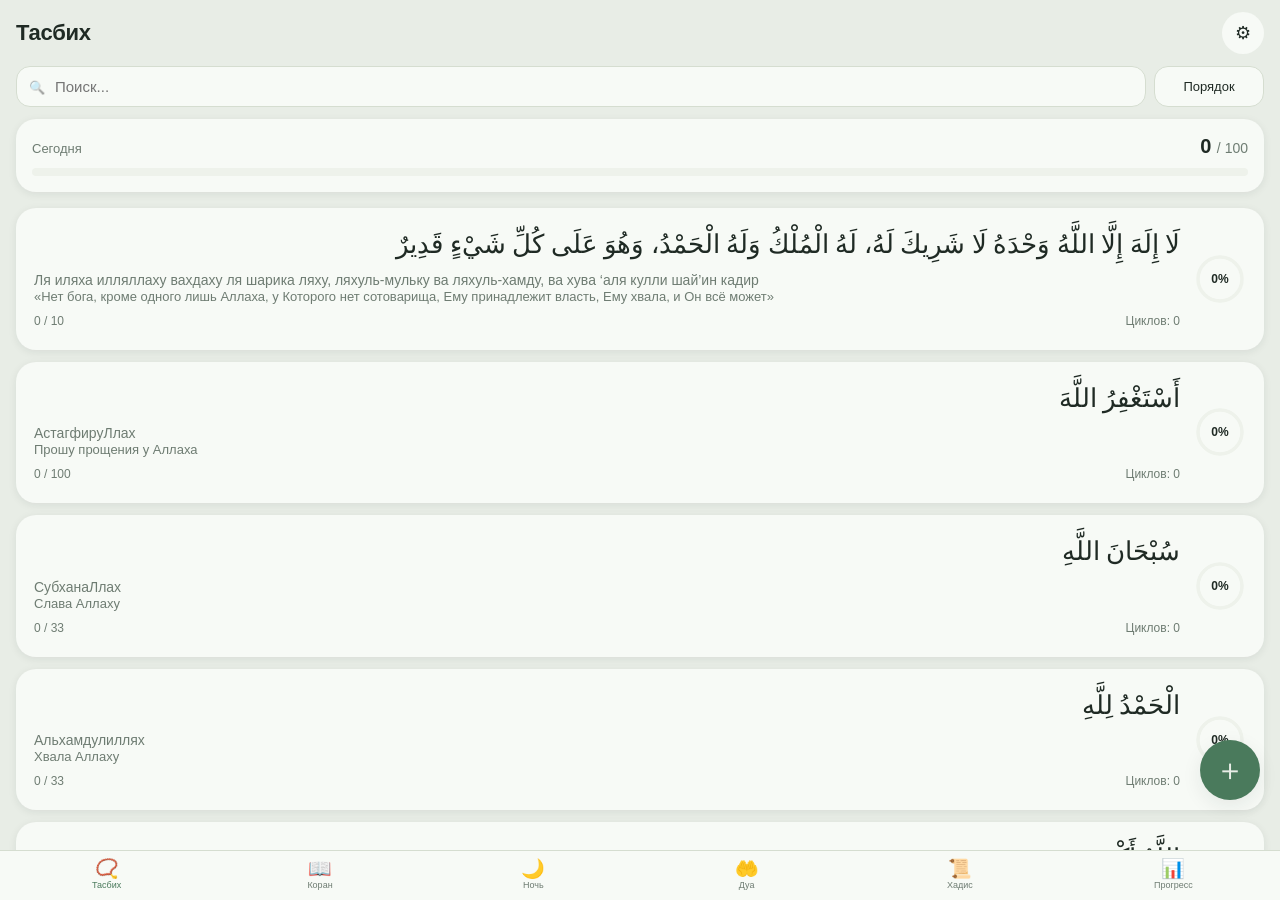
<file: index.html.html>
<!DOCTYPE html>
<html lang="ru">
<head>
<meta charset="UTF-8">
<meta name="viewport" content="width=device-width, initial-scale=1, maximum-scale=1, user-scalable=no, viewport-fit=cover">
<meta http-equiv="Content-Security-Policy" content="default-src 'self' blob:; style-src 'self' 'unsafe-inline' https://fonts.googleapis.com; script-src 'self' 'unsafe-inline'; img-src 'self' data: blob:; font-src 'self' data: https://fonts.gstatic.com; connect-src 'self' https://fonts.googleapis.com https://fonts.gstatic.com; object-src 'none'; base-uri 'none'; form-action 'none';">
<meta name="referrer" content="no-referrer">
<meta name="apple-mobile-web-app-capable" content="yes">
<meta name="mobile-web-app-capable" content="yes">
<meta name="apple-mobile-web-app-status-bar-style" content="default">
<meta name="apple-mobile-web-app-title" content="Тасбих">
<meta name="theme-color" content="#E8EDE6">
<meta name="robots" content="noindex, nofollow">
<title>Тасбих</title>
<link rel="preconnect" href="https://fonts.googleapis.com">
<link rel="preconnect" href="https://fonts.gstatic.com" crossorigin>
<link href="https://fonts.googleapis.com/css2?family=Amiri:wght@400;700&family=Noto+Naskh+Arabic:wght@400;500;700&family=Golos+Text:wght@400;500;600;700;800&display=swap" rel="stylesheet">
<style>
:root { --ar-scale: 1; --radius: 20px; --accent-rgb: 74, 122, 92; }
[data-theme="light"] {
  --bg:#E8EDE6; --card:#F7FAF6; --card2:#EEF2EB; --accent:#4A7A5C; --accent2:#8B6F4E;
  --text:#1F2A24; --muted:#6E7C72; --border:#D5DDD0; --shadow:rgba(31,42,36,.08);
  --accent-rgb: 74, 122, 92; --ripple:rgba(74,122,92,.25);
}
[data-theme="dark"] {
  --bg:#0E1626; --card:#162032; --card2:#1E2B40; --accent:#6FB8C4; --accent2:#A8B2C1;
  --text:#E6EAF2; --muted:#7A879B; --border:#22304A; --shadow:rgba(0,0,0,.35);
  --accent-rgb: 111, 184, 196; --ripple:rgba(111,184,196,.25);
}
* { box-sizing: border-box; -webkit-tap-highlight-color: transparent; }
html, body {
  margin:0; padding:0; background:var(--bg); color:var(--text);
  font-family:"Golos Text", -apple-system, BlinkMacSystemFont, "SF Pro Text", "Segoe UI", Roboto, sans-serif;
  height:100%; overscroll-behavior:none;
  -webkit-user-select:none; user-select:none;
}
body { display:flex; flex-direction:column; padding-top:env(safe-area-inset-top); padding-bottom:env(safe-area-inset-bottom); }
button, input, textarea, select { font-family:inherit; color:inherit; }
button { cursor:pointer; border:none; background:none; }
input, textarea { -webkit-user-select:text; user-select:text; }
.ar-font { font-family:"Amiri","Noto Naskh Arabic","SF Arabic","Geeza Pro",serif; font-feature-settings:"liga" 1, "calt" 1; }

.screen { display:none; flex:1; flex-direction:column; min-height:0; }
.screen.active { display:flex; animation:fadeIn .22s ease-out; }
@keyframes fadeIn { from{opacity:0; transform:translateY(6px);} to{opacity:1; transform:none;} }

.header { display:flex; align-items:center; justify-content:space-between; padding:12px 16px; gap:12px; min-height:56px; }
.header h1 { font-size:22px; font-weight:700; margin:0; letter-spacing:-.3px; }
.icon-btn { width:42px; height:42px; display:flex; align-items:center; justify-content:center; border-radius:50%; background:var(--card); color:var(--text); font-size:18px; }
.icon-btn:active { background:var(--card2); transform:scale(.95); }
.icon-btn.ghost { background:transparent; }

.list, .form, .cal, .settings { flex:1; overflow-y:auto; padding:0 16px 120px; -webkit-overflow-scrolling:touch; }

.home-controls { display:flex; gap:8px; margin-bottom:12px; }
.search-wrap { flex:1; position:relative; }
.search-wrap input { width:100%; background:var(--card); border:1px solid var(--border); border-radius:14px; padding:11px 14px 11px 38px; font-size:15px; outline:none; }
.search-wrap::before { content:"🔍"; position:absolute; left:13px; top:50%; transform:translateY(-50%); font-size:13px; opacity:.6; pointer-events:none; }
.sort-select { background:var(--card); border:1px solid var(--border); border-radius:14px; padding:11px 12px; font-size:13px; outline:none; min-width:110px; -webkit-appearance:none; appearance:none; text-align:center; }

.daily-goal { background:var(--card); border-radius:var(--radius); padding:16px; margin-bottom:16px; box-shadow:0 2px 8px var(--shadow); }
.daily-goal .dg-top { display:flex; justify-content:space-between; align-items:baseline; margin-bottom:10px; }
.daily-goal .dg-label { font-size:13px; color:var(--muted); }
.daily-goal .dg-num { font-size:20px; font-weight:700; font-variant-numeric:tabular-nums; }
.daily-goal .dg-num span { color:var(--muted); font-weight:400; font-size:14px; }
.dg-bar { height:8px; background:var(--card2); border-radius:4px; overflow:hidden; }
.dg-bar > div { height:100%; background:var(--accent); border-radius:4px; transition: width .4s ease; }

#cards-container { min-height:20px; }
.tasbih-card { background:var(--card); border-radius:var(--radius); padding:16px 18px; margin-bottom:12px; cursor:pointer; box-shadow:0 2px 8px var(--shadow); display:flex; align-items:center; gap:14px; position:relative; }
.tasbih-card:active { transform:scale(.98); }
.tasbih-card .body { flex:1; min-width:0; }
.tasbih-card .ar { font-size:26px; line-height:1.6; direction:rtl; text-align:right; margin-bottom:6px; }
.tasbih-card .tr { font-size:14px; color:var(--muted); margin-bottom:1px; }
.tasbih-card .trn { font-size:13px; color:var(--muted); margin-bottom:10px; }
.tasbih-card .p-row { display:flex; justify-content:space-between; font-size:12px; color:var(--muted); margin-bottom:6px; }
.tasbih-card .today-badge { position:absolute; top:12px; left:12px; background:var(--accent); color:var(--bg); font-size:10px; font-weight:700; padding:2px 7px; border-radius:8px; }
.tasbih-card.dragging { opacity:.6; box-shadow:0 12px 32px var(--shadow); transform:scale(1.02); pointer-events:none; }
.mini-ring { position:relative; width:52px; height:52px; flex-shrink:0; }
.mini-ring svg { transform:rotate(-90deg); }
.mini-ring .ring-bg { stroke:var(--card2); }
.mini-ring .ring-fg { stroke:var(--accent); }
.mini-ring .ring-num { position:absolute; inset:0; display:flex; align-items:center; justify-content:center; font-size:12px; font-weight:700; }

.empty { text-align:center; color:var(--muted); padding:60px 20px; font-size:15px; line-height:1.6; }

.fab { position:fixed; right:20px; bottom:100px; width:60px; height:60px; border-radius:50%; background:var(--accent); color:var(--bg); font-size:30px; font-weight:300; display:flex; align-items:center; justify-content:center; box-shadow:0 6px 20px var(--shadow); z-index:100; }
.fab:active { transform:scale(.92); }

.nav { position:fixed; bottom:0; left:0; right:0; display:flex; background:var(--card); border-top:1px solid var(--border); padding-bottom:env(safe-area-inset-bottom); z-index:9999; }
.nav button { flex:1; padding:8px 0 10px; display:flex; flex-direction:column; align-items:center; gap:2px; color:var(--muted); font-size:9px; background:transparent; }
.nav button.active { color:var(--accent); }
.nav button .ico { font-size:19px; line-height:1; }

.top-progress { position:fixed; top:0; left:0; right:0; height:3px; z-index:5; pointer-events:none; }
.top-progress > div { height:100%; width:0%; background:var(--accent); transition: width .3s ease; }

.counter { flex:1; display:flex; flex-direction:column; align-items:center; justify-content:center; padding:20px; text-align:center; position:relative; cursor:pointer; overflow:hidden; }
.counter .ar { font-size:calc(36px * var(--ar-scale)); line-height:1.7; direction:rtl; margin-bottom:20px; max-width:90%; }
.counter .tr { font-size:17px; color:var(--muted); margin-bottom:4px; }
.counter .trn { font-size:15px; color:var(--muted); margin-bottom:28px; }
.counter .ring-wrap { position:relative; width:240px; height:240px; margin:8px 0; }
.counter .ring-wrap svg { width:100%; height:100%; transform:rotate(-90deg); }
.counter .ring-bg { stroke:var(--card2); }
.counter .ring-fg { stroke:var(--accent); transition: stroke-dashoffset .35s ease; }
.counter .num { position:absolute; inset:0; display:flex; align-items:center; justify-content:center; font-size:76px; font-weight:700; letter-spacing:-2px; }
.counter .num.pulse { animation:pulse .3s ease-out; }
@keyframes pulse { 0%{transform:scale(1);} 50%{transform:scale(1.06);} 100%{transform:scale(1);} }
.counter .num.done { color:var(--accent); }
.counter .target-label { font-size:14px; color:var(--muted); margin-top:8px; }
.counter .cycles { margin-top:20px; font-size:14px; color:var(--muted); }
.ripple { position:absolute; border-radius:50%; background:var(--ripple); pointer-events:none; width:120px; height:120px; transform:translate(-50%,-50%) scale(0); animation:ripple .55s ease-out; }
@keyframes ripple { to { transform:translate(-50%,-50%) scale(3.5); opacity:0; } }

.next-toast { position:fixed; left:16px; right:16px; bottom:110px; background:var(--card); border:1px solid var(--border); border-radius:16px; padding:14px 16px; display:flex; align-items:center; gap:12px; box-shadow:0 8px 24px var(--shadow); z-index:50; transform:translateY(400%); transition: transform .35s ease; pointer-events:none; }
.next-toast.show { transform:translateY(0); pointer-events:auto; }
.next-toast .nt-label { font-size:11px; color:var(--muted); margin-bottom:2px; }
.next-toast .nt-name { font-size:15px; font-weight:600; }
.next-toast .nt-ar { font-size:18px; direction:rtl; margin-left:auto; opacity:.7; }
.next-toast .nt-btn { width:36px; height:36px; border-radius:50%; background:var(--accent); color:var(--bg); display:flex; align-items:center; justify-content:center; font-size:18px; flex-shrink:0; }

.field { margin-bottom:18px; }
.field label { display:block; font-size:13px; color:var(--muted); margin-bottom:8px; padding-left:4px; }
.field input, .field textarea, .field select { width:100%; background:var(--card); border:1px solid var(--border); border-radius:14px; padding:14px; font-size:16px; outline:none; }
.field input:focus, .field textarea:focus { border-color:var(--accent); }
.field textarea { resize:none; min-height:78px; direction:rtl; font-size:24px; line-height:1.7; }

.preview-card { background:var(--card); border-radius:var(--radius); padding:16px 18px; margin-bottom:16px; box-shadow:0 2px 8px var(--shadow); border:1px dashed var(--border); }
.preview-card .pv-label { font-size:11px; color:var(--muted); text-transform:uppercase; letter-spacing:.5px; margin-bottom:8px; }
.preview-card .pv-ar { font-size:26px; line-height:1.6; direction:rtl; text-align:right; margin-bottom:6px; min-height:1.6em; }
.preview-card .pv-tr { font-size:14px; color:var(--muted); min-height:1.2em; }
.preview-card .pv-trn { font-size:13px; color:var(--muted); margin-top:2px; min-height:1.2em; }

.presets { display:flex; flex-wrap:wrap; gap:8px; margin-bottom:8px; }
.preset-chip { padding:8px 14px; border-radius:20px; background:var(--card); border:1px solid var(--border); font-size:13px; }
.preset-chip:active { background:var(--card2); }

.btn { display:block; width:100%; padding:16px; border-radius:14px; font-size:16px; font-weight:600; background:var(--accent); color:var(--bg); margin-bottom:10px; }
.btn:active { opacity:.85; }
.btn.secondary { background:var(--card); color:var(--text); border:1px solid var(--border); }
.btn.danger { background:transparent; color:#c96a5a; border:1px solid rgba(201,106,90,.3); }

.stepper { display:flex; align-items:center; background:var(--card); border:1px solid var(--border); border-radius:14px; overflow:hidden; }
.stepper button { width:56px; height:52px; font-size:22px; }
.stepper button:active { background:var(--card2); }
.stepper input { flex:1; text-align:center; background:transparent; border:none; font-size:18px; font-weight:600; outline:none; -moz-appearance:textfield; }
.stepper input::-webkit-outer-spin-button, .stepper input::-webkit-inner-spin-button { -webkit-appearance:none; margin:0; }

.prog-tabs { display:flex; gap:4px; background:var(--card2); border-radius:12px; padding:3px; margin-bottom:14px; }
.prog-tabs button { flex:1; padding:9px 6px; border-radius:9px; font-size:12px; color:var(--muted); font-weight:600; }
.prog-tabs button.active { background:var(--card); color:var(--text); }

.cal-header { display:flex; align-items:center; justify-content:space-between; margin-bottom:12px; }
.cal-header .month { font-size:17px; font-weight:600; }
.cal-nav { display:flex; gap:6px; }
.cal-nav button { width:36px; height:36px; border-radius:50%; background:var(--card); color:var(--text); display:flex; align-items:center; justify-content:center; font-size:16px; border:1px solid var(--border); }
.cal-grid { display:grid; grid-template-columns:repeat(7,1fr); gap:4px; background:var(--card); border-radius:16px; padding:10px; }
.cal-dow { text-align:center; font-size:11px; color:var(--muted); padding:4px 0; font-weight:600; }
.cal-day { aspect-ratio:1; display:flex; flex-direction:column; align-items:center; justify-content:center; border-radius:10px; font-size:13px; cursor:pointer; }
.cal-day.empty { visibility:hidden; }
.cal-day .cnt { font-size:9px; color:var(--accent); font-weight:700; margin-top:1px; }
.cal-day.has-count { background:rgba(var(--accent-rgb), .12); }
.cal-day.today { outline:1.5px solid var(--accent); outline-offset:-2px; }
.cal-day.future { color:var(--border); }

.bar-chart { background:var(--card); border-radius:16px; padding:16px; margin-top:14px; }
.bar-chart .bc-title { font-size:13px; color:var(--muted); margin-bottom:12px; font-weight:600; }
.bar-chart .bars { display:flex; align-items:flex-end; gap:2px; height:100px; }
.bar-chart .bar { flex:1; min-height:2px; background:var(--accent); border-radius:3px 3px 0 0; }
.bar-chart .bar.today { background:var(--accent2); }
.bar-chart .x-axis { display:flex; gap:2px; margin-top:6px; }
.bar-chart .x-axis span { flex:1; font-size:9px; text-align:center; color:var(--muted); }

.cal-summary { margin-top:16px; display:grid; grid-template-columns:1fr 1fr; gap:10px; }
.stat { background:var(--card); border-radius:16px; padding:16px; }
.stat .label { font-size:12px; color:var(--muted); margin-bottom:6px; }
.stat .value { font-size:24px; font-weight:700; }

.content-list { flex:1; overflow-y:auto; padding:0 16px 120px; -webkit-overflow-scrolling:touch; }
.content-card { background:var(--card); border-radius:var(--radius); padding:18px 20px; margin-bottom:12px; cursor:pointer; box-shadow:0 2px 8px var(--shadow); position:relative; }
.content-card:active { transform:scale(.98); }
.content-card .c-badge { position:absolute; top:14px; right:14px; font-size:10px; font-weight:700; padding:3px 9px; border-radius:8px; background:rgba(var(--accent-rgb), .15); color:var(--accent); }
.content-card .c-num { position:absolute; top:14px; left:14px; width:34px; height:34px; border-radius:50%; background:rgba(var(--accent-rgb), .15); color:var(--accent); font-size:13px; font-weight:700; display:flex; align-items:center; justify-content:center; }
.content-card .c-title { font-size:17px; font-weight:700; margin-bottom:4px; padding-right:70px; }
.content-card.has-num .c-title { margin-left:46px; }
.content-card .c-sub { font-size:12px; color:var(--muted); margin-bottom:12px; }
.content-card.has-num .c-sub { margin-left:46px; }
.content-card .c-ar { font-size:24px; line-height:1.7; direction:rtl; text-align:right; margin-bottom:10px; opacity:.9; display:-webkit-box; -webkit-line-clamp:2; -webkit-box-orient:vertical; overflow:hidden; }
.content-card .c-tr { font-size:13px; color:var(--muted); line-height:1.5; display:-webkit-box; -webkit-line-clamp:2; -webkit-box-orient:vertical; overflow:hidden; }

.detail-body { padding:0 20px 120px; flex:1; overflow-y:auto; -webkit-overflow-scrolling:touch; }
.detail-hero { background:var(--card); border-radius:var(--radius); padding:24px 20px; box-shadow:0 2px 8px var(--shadow); margin-bottom:16px; }
.detail-hero .dh-title { font-size:20px; font-weight:700; margin-bottom:6px; line-height:1.3; }
.detail-hero .dh-sub { font-size:13px; color:var(--muted); margin-bottom:20px; }
.detail-hero .dh-section { margin-bottom:18px; }
.detail-hero .dh-section:last-child { margin-bottom:0; }
.detail-hero .dh-label { font-size:11px; text-transform:uppercase; letter-spacing:.5px; color:var(--muted); font-weight:600; margin-bottom:6px; }
.detail-hero .dh-text { font-size:15px; line-height:1.7; white-space:pre-line; }
.detail-hero .dh-text.muted { color:var(--muted); }

.read-surah-title { font-size:24px; font-weight:700; margin-bottom:4px; text-align:center; }
.read-surah-sub { font-size:13px; color:var(--muted); text-align:center; margin-bottom:24px; }
.read-ayah { background:var(--card); border-radius:18px; padding:18px 20px; margin-bottom:14px; box-shadow:0 2px 8px var(--shadow); position:relative; }
.read-ayah-num { display:inline-flex; align-items:center; justify-content:center; min-width:32px; height:32px; padding:0 10px; border-radius:16px; background:rgba(var(--accent-rgb), .15); color:var(--accent); font-size:12px; font-weight:700; margin-bottom:12px; }
.read-ayah-ar { font-size:calc(30px * var(--ar-scale)); line-height:1.9; direction:rtl; text-align:right; margin-bottom:14px; padding-bottom:14px; border-bottom:1px dashed var(--border); }
.read-ayah-tr { font-size:14px; color:var(--muted); line-height:1.65; margin-bottom:8px; font-style:italic; }
.read-ayah-trn { font-size:15px; line-height:1.7; }
.read-ayah.ayat-mode .read-ayah-num { background:var(--accent2); color:var(--bg); }

.note-box { display:flex; gap:12px; align-items:flex-start; background:rgba(139,111,78,.12); border-left:3px solid var(--accent2); border-radius:12px; padding:14px 16px; margin-bottom:16px; font-size:14px; line-height:1.6; }
.note-box .note-icon { font-size:18px; flex-shrink:0; line-height:1.3; }

.learned-toggle { display:flex; align-items:center; gap:12px; background:var(--card); border:1px solid var(--border); border-radius:14px; padding:14px 18px; cursor:pointer; margin-top:8px; }
.learned-toggle.done { background:rgba(var(--accent-rgb), .12); border-color: var(--accent); }
.learned-toggle .lt-icon { width:36px; height:36px; border-radius:50%; display:flex; align-items:center; justify-content:center; background:var(--card2); font-size:18px; flex-shrink:0; }
.learned-toggle.done .lt-icon { background:var(--accent); color:var(--bg); }
.learned-toggle .lt-body { flex:1; }
.learned-toggle .lt-title { font-size:15px; font-weight:600; }
.learned-toggle .lt-sub { font-size:12px; color:var(--muted); margin-top:2px; }

.detail-actions { display:flex; gap:10px; margin-bottom:16px; }
.detail-actions .btn { flex:1; margin:0; }

.settings-group { background:var(--card); border-radius:16px; margin-bottom:14px; overflow:hidden; }
.settings-group .sg-title { font-size:12px; color:var(--muted); text-transform:uppercase; letter-spacing:.5px; padding:14px 16px 6px; font-weight:600; }
.setting-row { display:flex; align-items:center; justify-content:space-between; padding:14px 16px; border-top:1px solid var(--border); gap:12px; }
.setting-row:first-of-type { border-top:none; }
.setting-row .lbl { font-size:15px; }
.setting-row .sub { font-size:12px; color:var(--muted); margin-top:2px; }

.toggle { position:relative; width:51px; height:31px; flex-shrink:0; }
.toggle input { opacity:0; width:100%; height:100%; position:absolute; cursor:pointer; z-index:2; }
.toggle .slider { position:absolute; inset:0; background:var(--card2); border-radius:16px; }
.toggle .slider::before { content:''; position:absolute; top:2px; left:2px; width:27px; height:27px; border-radius:50%; background:white; transition: transform .25s; box-shadow:0 1px 3px rgba(0,0,0,.2); }
.toggle input:checked + .slider { background:var(--accent); }
.toggle input:checked + .slider::before { transform:translateX(20px); }

.seg { display:flex; background:var(--card2); border-radius:10px; padding:2px; gap:2px; }
.seg button { padding:6px 12px; border-radius:8px; font-size:13px; color:var(--muted); }
.seg button.active { background:var(--card); color:var(--text); font-weight:600; }

.ar-size-preview { display:flex; justify-content:center; padding:4px 0 0; }
.ar-size-preview .ar { color:var(--muted); }

.security-note { display:flex; align-items:flex-start; gap:10px; background:rgba(var(--accent-rgb), .10); border-radius:14px; padding:12px 14px; margin-bottom:14px; font-size:12px; color:var(--muted); line-height:1.5; }
.security-note .icon { font-size:16px; flex-shrink:0; }

.modal-bg { position:fixed; inset:0; background:rgba(0,0,0,.55); z-index:100; display:none; align-items:center; justify-content:center; padding:20px; }
.modal-bg.active { display:flex; animation:fadeIn .2s; }
.modal { background:var(--card); border-radius:22px; width:100%; max-width:440px; max-height:80vh; overflow-y:auto; padding:26px 22px; }
.modal h2 { margin:0 0 16px; font-size:18px; }
.modal-row { display:flex; justify-content:space-between; padding:12px 0; border-bottom:1px solid var(--border); font-size:15px; }
.modal-row:last-child { border-bottom:none; }
.modal-row .num { font-weight:700; color:var(--accent); }
.modal-total { display:flex; justify-content:space-between; padding:14px 0; font-size:17px; font-weight:700; border-top:1px solid var(--border); margin-top:8px; }

.congrats-modal { text-align:center; }
.congrats-modal .congrats-icon { font-size:64px; margin-bottom:14px; animation:bounceIn .6s ease; }
@keyframes bounceIn { 0% { transform:scale(0); opacity:0; } 50% { transform:scale(1.15); } 100% { transform:scale(1); opacity:1; } }
.congrats-modal h2 { font-size:22px; margin-bottom:10px; }
.congrats-modal p { font-size:15px; color:var(--muted); line-height:1.6; margin-bottom:20px; }

.time-row { display:flex; gap:8px; align-items:center; padding:12px 16px; border-top:1px solid var(--border); }
.time-row input[type="time"] { flex:1; background:var(--card2); border:none; border-radius:10px; padding:10px 12px; font-size:16px; outline:none; color:var(--text); }
.time-row .del { width:36px; height:36px; border-radius:50%; background:var(--card2); color:#c96a5a; font-size:18px; }

.fullscreen { position:fixed; inset:0; background:var(--bg); z-index:200; display:none; flex-direction:column; padding-top:env(safe-area-inset-top); padding-bottom:env(safe-area-inset-bottom); }
.fullscreen.active { display:flex; }
.fullscreen .fs-header { display:flex; align-items:center; justify-content:space-between; padding:12px 16px; border-bottom:1px solid var(--border); }
.fullscreen .fs-header h2 { font-size:16px; margin:0; font-weight:600; }
.fullscreen .fs-body { flex:1; overflow-y:auto; padding:24px 20px; -webkit-overflow-scrolling:touch; }
.fullscreen .fs-nav { display:flex; gap:10px; padding:12px 16px; border-top:1px solid var(--border); }
.fullscreen .fs-nav .btn { margin:0; flex:1; }

.mem-step { font-size:12px; color:var(--muted); text-transform:uppercase; letter-spacing:.5px; margin-bottom:10px; font-weight:600; display:flex; justify-content:space-between; align-items:center; }
.mem-step .phase { font-size:10px; padding:3px 8px; border-radius:8px; background:rgba(var(--accent-rgb), .15); color:var(--accent); }
.mem-block { background:var(--card); border-radius:var(--radius); padding:20px; margin-bottom:16px; }
.mem-block .mb-label { font-size:11px; text-transform:uppercase; letter-spacing:.5px; color:var(--muted); font-weight:600; margin-bottom:8px; }
.mem-block .mb-ar { font-size:calc(30px * var(--ar-scale)); line-height:1.9; direction:rtl; text-align:right; }
.mem-block .mb-ar.hidden { filter: blur(10px); user-select:none; transition: filter .3s; }
.mem-block .mb-text { font-size:16px; line-height:1.75; white-space:pre-line; }
.mem-reveal-btn { display:block; width:100%; padding:14px; border-radius:14px; background:var(--card2); color:var(--text); font-size:15px; font-weight:600; margin-top:12px; border:1px dashed var(--border); }
.mem-reveal-btn:active { background:var(--card); }
.mem-progress { height:4px; background:var(--card2); border-radius:2px; margin-bottom:16px; overflow:hidden; }
.mem-progress > div { height:100%; background:var(--accent); transition: width .3s; }

.night-note { background:linear-gradient(135deg, rgba(139,111,78,.18), rgba(139,111,78,.06)); border-radius:16px; padding:16px 18px; margin-bottom:16px; font-size:13px; line-height:1.6; color:var(--text); }
.night-note b { color:var(--accent2); }

.stat-grid { display:grid; grid-template-columns:1fr 1fr; gap:10px; margin-bottom:16px; }
.stat-card { background:var(--card); border-radius:16px; padding:16px; box-shadow:0 2px 8px var(--shadow); }
.stat-card .sc-label { font-size:11px; color:var(--muted); margin-bottom:6px; text-transform:uppercase; letter-spacing:.4px; }
.stat-card .sc-value { font-size:26px; font-weight:800; letter-spacing:-1px; color:var(--accent); font-variant-numeric:tabular-nums; }
.stat-card .sc-sub { font-size:11px; color:var(--muted); margin-top:4px; }

.learned-item { display:flex; justify-content:space-between; align-items:center; padding:12px 16px; border-bottom:1px solid var(--border); }
.learned-item:last-child { border-bottom:none; }
.learned-item .li-title { font-size:14px; font-weight:500; }
.learned-item .li-sub { font-size:11px; color:var(--muted); margin-top:2px; }
.learned-item .li-check { color:var(--accent); font-size:18px; }

.progress-section-title { font-size:12px; color:var(--muted); text-transform:uppercase; letter-spacing:.5px; font-weight:600; padding:14px 16px 8px; }
</style>
</head>
<body>

<div class="screen active" id="screen-home">
  <div class="header"><h1>Тасбих</h1><button class="icon-btn" onclick="openSettings()">⚙</button></div>
  <div class="list" id="home-list">
    <div class="home-controls">
      <div class="search-wrap"><input id="search" placeholder="Поиск..." oninput="renderHome()"></div>
      <select class="sort-select" id="sort" onchange="renderHome()">
        <option value="manual">Порядок</option>
        <option value="alpha">А-Я</option>
        <option value="freq">Частота</option>
      </select>
    </div>
    <div id="daily-goal-slot"></div>
    <div id="cards-container"></div>
  </div>
  <button class="fab" onclick="openForm()">＋</button>
</div>

<div class="screen" id="screen-counter">
  <div class="top-progress"><div id="top-progress-bar"></div></div>
  <div class="header">
    <button class="icon-btn ghost" onclick="goHome()">←</button>
    <div style="display:flex;gap:6px">
      <button class="icon-btn ghost" onclick="resetCurrent(event)">↺</button>
      <button class="icon-btn ghost" onclick="editCurrent(event)">✎</button>
    </div>
  </div>
  <div class="counter" id="counter-area" onclick="tap(event)">
    <div class="ar ar-font" id="c-ar"></div>
    <div class="tr" id="c-tr"></div>
    <div class="trn" id="c-trn"></div>
    <div class="ring-wrap" id="c-ring-wrap">
      <svg viewBox="0 0 100 100">
        <circle class="ring-bg" cx="50" cy="50" r="44" fill="none" stroke-width="5"/>
        <circle class="ring-fg" id="c-ring" cx="50" cy="50" r="44" fill="none" stroke-width="5" stroke-linecap="round" stroke-dasharray="276.5" stroke-dashoffset="276.5"/>
      </svg>
      <div class="num" id="c-num">0</div>
    </div>
    <div class="target-label" id="c-target">из 33</div>
    <div class="cycles" id="c-cycles">Циклов: 0</div>
  </div>
</div>

<div class="next-toast" id="next-toast">
  <div><div class="nt-label">Далее</div><div class="nt-name" id="nt-name"></div></div>
  <div class="nt-ar ar-font" id="nt-ar"></div>
  <button class="nt-btn" onclick="goNext()">→</button>
</div>

<div class="screen" id="screen-form">
  <div class="header">
    <button class="icon-btn ghost" onclick="cancelForm()">←</button>
    <h1 id="form-title" style="font-size:18px">Новый Тасбих</h1>
    <div style="width:42px"></div>
  </div>
  <div class="form">
    <div class="preview-card">
      <div class="pv-label">Предпросмотр</div>
      <div class="pv-ar ar-font" id="pv-ar"></div>
      <div class="pv-tr" id="pv-tr"></div>
      <div class="pv-trn" id="pv-trn"></div>
    </div>
    <div class="field"><label>Готовые</label><div class="presets" id="presets"></div></div>
    <div class="field"><label>Арабский текст</label><textarea id="f-ar" dir="rtl" class="ar-font" placeholder="سُبْحَانَ اللَّهِ" oninput="updatePreview()"></textarea></div>
    <div class="field"><label>Транскрипция</label><input id="f-tr" placeholder="SubhanAllah" oninput="updatePreview()"></div>
    <div class="field"><label>Перевод</label><input id="f-trn" placeholder="Слава Аллаху" oninput="updatePreview()"></div>
    <div class="field"><label>Цель (сколько раз за цикл)</label>
      <div class="stepper">
        <button type="button" onclick="stepTarget(-1)">−</button>
        <input id="f-target" type="number" inputmode="numeric" value="33" min="1" max="100000">
        <button type="button" onclick="stepTarget(1)">+</button>
      </div>
    </div>
    <button class="btn" onclick="saveForm()">Сохранить</button>
    <button class="btn danger" id="btn-delete" style="display:none" onclick="deleteCurrent()">Удалить</button>
  </div>
</div>

<div class="screen" id="screen-quran">
  <div class="header"><h1>Коран</h1><div style="width:42px"></div></div>
  <div class="content-list" id="quran-list"></div>
</div>

<div class="screen" id="screen-quran-detail">
  <div class="header">
    <button class="icon-btn ghost" onclick="goQuranList()">←</button>
    <h1 style="font-size:16px" id="quran-detail-title">Текст</h1>
    <div style="width:42px"></div>
  </div>
  <div class="detail-body" id="quran-detail-content"></div>
</div>

<div class="screen" id="screen-night">
  <div class="header"><h1>Ночное чтение</h1><div style="width:42px"></div></div>
  <div class="content-list" id="night-list"></div>
</div>

<div class="screen" id="screen-night-detail">
  <div class="header">
    <button class="icon-btn ghost" onclick="goNightList()">←</button>
    <h1 style="font-size:16px" id="night-detail-title">Текст</h1>
    <div style="width:42px"></div>
  </div>
  <div class="detail-body" id="night-detail-content"></div>
</div>

<div class="screen" id="screen-dua">
  <div class="header"><h1>Дуа</h1><div style="width:42px"></div></div>
  <div class="content-list" id="dua-list"></div>
</div>

<div class="screen" id="screen-dua-detail">
  <div class="header">
    <button class="icon-btn ghost" onclick="goDuaList()">←</button>
    <h1 style="font-size:16px">Дуа</h1>
    <div style="width:42px"></div>
  </div>
  <div class="detail-body" id="dua-detail-content"></div>
</div>

<div class="screen" id="screen-hadith">
  <div class="header"><h1>Хадисы</h1><div style="width:42px"></div></div>
  <div class="content-list" id="hadith-list"></div>
</div>

<div class="screen" id="screen-hadith-detail">
  <div class="header">
    <button class="icon-btn ghost" onclick="goHadithList()">←</button>
    <h1 style="font-size:16px">Хадис</h1>
    <div style="width:42px"></div>
  </div>
  <div class="detail-body" id="hadith-detail-content"></div>
</div>

<div class="screen" id="screen-cal">
  <div class="header"><h1>Прогресс</h1><div style="width:42px"></div></div>
  <div class="cal">
    <div class="prog-tabs">
      <button data-pt="overview" class="active" onclick="setProgTab('overview')">Обзор</button>
      <button data-pt="calendar" onclick="setProgTab('calendar')">Календарь</button>
      <button data-pt="learned" onclick="setProgTab('learned')">Заучено</button>
    </div>
    <div id="prog-body"></div>
  </div>
</div>

<div class="screen" id="screen-settings">
  <div class="header">
    <button class="icon-btn ghost" onclick="goHome()">←</button>
    <h1 style="font-size:18px">Настройки</h1>
    <div style="width:42px"></div>
  </div>
  <div class="settings">
    <div class="security-note"><span class="icon">🛡</span><span>Приложение работает <b>полностью офлайн</b>. Данные хранятся только на этом устройстве.</span></div>
    <div class="settings-group">
      <div class="sg-title">Внешний вид</div>
      <div class="setting-row">
        <div><div class="lbl">Тема</div></div>
        <div class="seg" id="theme-seg">
          <button data-theme="light" onclick="setTheme('light')">Светлая</button>
          <button data-theme="dark" onclick="setTheme('dark')">Тёмная</button>
          <button data-theme="auto" onclick="setTheme('auto')">Авто</button>
        </div>
      </div>
      <div class="setting-row" style="flex-direction:column; align-items:stretch; gap:10px;">
        <div class="lbl">Размер арабского текста</div>
        <div class="seg" id="size-seg">
          <button data-size="0.85" onclick="setArSize(0.85)">S</button>
          <button data-size="1" onclick="setArSize(1)">M</button>
          <button data-size="1.2" onclick="setArSize(1.2)">L</button>
          <button data-size="1.45" onclick="setArSize(1.45)">XL</button>
        </div>
        <div class="ar-size-preview"><span class="ar ar-font" id="ar-preview">سُبْحَانَ اللَّهِ</span></div>
      </div>
    </div>
    <div class="settings-group">
      <div class="sg-title">Счёт</div>
      <div class="setting-row">
        <div><div class="lbl">Дневная цель</div></div>
        <input id="daily-goal-input" type="number" inputmode="numeric" min="0" max="1000000" style="width:100px; background:var(--card2); border:none; border-radius:10px; padding:10px 12px; text-align:right; font-size:17px; font-weight:700; outline:none; color:var(--text);" onchange="setDailyGoal(this.value)">
      </div>
      <div class="setting-row"><div><div class="lbl">Автопереход</div></div><label class="toggle"><input type="checkbox" id="opt-autonext"><span class="slider"></span></label></div>
      <div class="setting-row"><div><div class="lbl">Не гасить экран</div></div><label class="toggle"><input type="checkbox" id="opt-wake"><span class="slider"></span></label></div>
    </div>
    <div class="settings-group">
      <div class="sg-title">Звук и вибрация</div>
      <div class="setting-row"><div><div class="lbl">Звук</div></div><label class="toggle"><input type="checkbox" id="opt-sound"><span class="slider"></span></label></div>
      <div class="setting-row"><div><div class="lbl">Вибрация</div></div><label class="toggle"><input type="checkbox" id="opt-vibrate"><span class="slider"></span></label></div>
    </div>
    <div class="settings-group">
      <div class="sg-title">Напоминания</div>
      <div id="reminders-list"></div>
      <div class="time-row">
        <input type="time" id="new-reminder-time" value="08:00">
        <button class="btn secondary" style="width:auto;margin:0;padding:10px 16px;font-size:14px" onclick="addReminder()">Добавить</button>
      </div>
      <div class="setting-row"><div class="sub" style="line-height:1.5">Уведомления срабатывают, когда приложение открыто (ограничение iOS).</div></div>
    </div>
    <div class="settings-group">
      <div class="sg-title">Данные</div>
      <div style="padding: 12px 16px;">
        <button class="btn secondary" onclick="exportData()">💾 Сохранить в файл</button>
        <button class="btn secondary" onclick="document.getElementById('import-file').click()">📥 Загрузить из файла</button>
        <input type="file" id="import-file" accept="application/json" style="display:none" onchange="importData(event)">
        <button class="btn danger" onclick="resetAll()">Сбросить всё</button>
      </div>
    </div>
  </div>
</div>

<div class="fullscreen" id="read-mode">
  <div class="fs-header">
    <button class="icon-btn ghost" onclick="closeRead()">✕</button>
    <h2 id="read-title"></h2>
    <div style="width:42px"></div>
  </div>
  <div class="fs-body" id="read-body"></div>
</div>

<div class="fullscreen" id="memorize-mode">
  <div class="fs-header">
    <button class="icon-btn ghost" onclick="closeMemorize()">✕</button>
    <h2 id="mem-title">Заучивание</h2>
    <div style="width:42px"></div>
  </div>
  <div style="padding:12px 20px 0;"><div class="mem-progress"><div id="mem-progress-bar"></div></div></div>
  <div class="fs-body" id="mem-body"></div>
  <div class="fs-nav">
    <button class="btn secondary" id="mem-prev" onclick="memPrev()">← Назад</button>
    <button class="btn" id="mem-next" onclick="memNext()">Далее →</button>
  </div>
</div>

<div class="nav" id="nav">
  <button class="active" data-tab="home" onclick="switchTab('home')"><div class="ico">📿</div><div>Тасбих</div></button>
  <button data-tab="quran" onclick="switchTab('quran')"><div class="ico">📖</div><div>Коран</div></button>
  <button data-tab="night" onclick="switchTab('night')"><div class="ico">🌙</div><div>Ночь</div></button>
  <button data-tab="dua" onclick="switchTab('dua')"><div class="ico">🤲</div><div>Дуа</div></button>
  <button data-tab="hadith" onclick="switchTab('hadith')"><div class="ico">📜</div><div>Хадис</div></button>
  <button data-tab="cal" onclick="switchTab('cal')"><div class="ico">📊</div><div>Прогресс</div></button>
</div>

<div class="modal-bg" id="modal-bg" onclick="if(event.target===this)closeModal()">
  <div class="modal" id="modal-content"></div>
</div>

<script>
"use strict";
const STORAGE_KEY = 'tasbih_app_v9';
const LIMITS = { tasbihs:1000, history:10000, reminders:50, textLen:1000, idLen:100, targetMax:100000, cyclesMax:1000000 };

const TAWHID_TASBIH = {
  id: 'tawhid',
  arabic: 'لَا إِلَهَ إِلَّا اللَّهُ وَحْدَهُ لَا شَرِيكَ لَهُ، لَهُ الْمُلْكُ وَلَهُ الْحَمْدُ، وَهُوَ عَلَى كُلِّ شَيْءٍ قَدِيرٌ',
  transcription: 'Ля иляха илляллаху вахдаху ля шарика ляху, ляхуль-мульку ва ляхуль-хамду, ва хува ‘аля кулли шай’ин кадир',
  translation: '«Нет бога, кроме одного лишь Аллаха, у Которого нет сотоварища, Ему принадлежит власть, Ему хвала, и Он всё может»',
  target: 10, current: 0, cycles: 0
};
const ISTIGHFAR_TASBIH = { id:'istighfar', arabic:'أَسْتَغْفِرُ اللَّهَ', transcription:'АстагфируЛлах', translation:'Прошу прощения у Аллаха', target:100, current:0, cycles:0 };
const DEFAULT_TASBIHS = [
  TAWHID_TASBIH, ISTIGHFAR_TASBIH,
  { id:'u1', arabic:'سُبْحَانَ اللَّهِ', transcription:'СубханаЛлах', translation:'Слава Аллаху', target:33, current:0, cycles:0 },
  { id:'u2', arabic:'الْحَمْدُ لِلَّهِ', transcription:'Альхамдулиллях', translation:'Хвала Аллаху', target:33, current:0, cycles:0 },
  { id:'u3', arabic:'اللَّهُ أَكْبَرُ', transcription:'Аллаху Акбар', translation:'Аллах Велик', target:33, current:0, cycles:0 }
];
const PRESETS = [
  { ar:TAWHID_TASBIH.arabic, tr:TAWHID_TASBIH.transcription, trn:TAWHID_TASBIH.translation, target:10 },
  { ar:ISTIGHFAR_TASBIH.arabic, tr:ISTIGHFAR_TASBIH.transcription, trn:ISTIGHFAR_TASBIH.translation, target:100 },
  { ar:'سُبْحَانَ اللَّهِ', tr:'СубханаЛлах', trn:'Слава Аллаху', target:33 },
  { ar:'الْحَمْدُ لِلَّهِ', tr:'Альхамдулиллях', trn:'Хвала Аллаху', target:33 },
  { ar:'اللَّهُ أَكْبَرُ', tr:'Аллаху Акбар', trn:'Аллах Велик', target:33 },
  { ar:'لَا إِلَٰهَ إِلَّا اللَّهُ', tr:'Ля иляха илляЛлах', trn:'Нет божества, кроме Аллаха', target:100 },
  { ar:'سُبْحَانَ اللَّهِ وَبِحَمْدِهِ', tr:'СубханаЛлахи ва бихамдихи', trn:'Слава Аллаху и хвала Ему', target:100 },
  { ar:'لَا حَوْلَ وَلَا قُوَّةَ إِلَّا بِاللَّهِ', tr:'Ля хауля ва ля куввата илля биЛлях', trn:'Нет силы и мощи, кроме как у Аллаха', target:33 },
  { ar:'اللَّهُمَّ صَلِّ عَلَى مُحَمَّدٍ', tr:'Аллахумма салли аля Мухаммад', trn:'О Аллах, благослови Мухаммада', target:100 }
];

const DEFAULT_DUAS = [
  { id:'dua_anxiety', title:'Дуа при беспокойстве и грусти', subtitle:'Хадис от Ибн Мас‘уда',
    arabic:'اللَّهُمَّ إِنِّي عَبْدُكَ، وَابْنُ عَبْدِكَ، وَابْنُ أَمَتِكَ، نَاصِيَتِي بِيَدِكَ، مَاضٍ فِيَّ حُكْمُكَ، عَدْلٌ فِيَّ قَضَاؤُكَ، أَسْأَلُكَ بِكُلِّ اسْمٍ هُوَ لَكَ، سَمَّيْتَ بِهِ نَفْسَكَ، أَوْ أَنْزَلْتَهُ فِي كِتَابِكَ، أَوْ عَلَّمْتَهُ أَحَدًا مِنْ خَلْقِكَ، أَوِ اسْتَأْثَرْتَ بِهِ فِي عِلْمِ الْغَيْبِ عِنْدَكَ، أَنْ تَجْعَلَ الْقُرْآنَ رَبِيعَ قَلْبِي، وَنُورَ صَدْرِي، وَجِلَاءَ حُزْنِي، وَذَهَابَ هَمِّي',
    transcription:'Аллахумма инни ‘абдука, ва ибну ‘абдика, ва ибну аматика, насыяти бийадика, маадын фийя хукмука, ‘адлюн фийя къадаука, ас’алюка бикулли исмин хува ляка, саммайта бихи нафсака, ау анзальтаху фи китабика, ау ‘аллямтаху ахадан мин халькика, ави-ста’сарта бихи фи ‘ильмиль-гайби ‘индака, ан тадж‘аля-ль-Курана раби‘а кальби, ва нура садри, ва джиля-а хузни, ва захаба хамми.',
    translation:'«О Аллах, поистине, я — Твой раб, и сын Твоего раба, и сын Твоей рабыни. Я подвластен Тебе, решения Твои обязательны для меня, а приговор, вынесенный Тобой мне, справедлив. Я заклинаю Тебя каждым из Твоих имён, которыми Ты назвал Себя Сам, или ниспослал его в Книге Своей, или открыл его кому-либо из сотворённых Тобой, или оставил его скрытым ото всех, кроме Тебя, — сделать Коран весной моего сердца, светом моей груди и причиной исчезновения моей грусти и прекращения моего беспокойства!»',
    note:'Пророк ﷺ сказал: если того, кого постигнет беспокойство или грусть, произнесёт эти слова — Аллах обязательно избавит его от скорби и заменит печаль радостью.',
    source:'Передали: имам Ахмад (1/391), Ибн Хиббан (3/972), ат-Табарани (10352).', learned:false },
  { id:'dua_sayyidul_istighfar', title:'Саййидуль-истигфар', subtitle:'Господин истигфара · хадис от Шаддада ибн Ауса',
    arabic:'اللَّهُمَّ أَنْتَ رَبِّي لَا إِلَهَ إِلَّا أَنْتَ، خَلَقْتَنِي وَأَنَا عَبْدُكَ، وَأَنَا عَلَى عَهْدِكَ وَوَعْدِكَ مَا اسْتَطَعْتُ، أَعُوذُ بِكَ مِنْ شَرِّ مَا صَنَعْتُ، أَبُوءُ لَكَ بِنِعْمَتِكَ عَلَيَّ، وَأَبُوءُ لَكَ بِذَنْبِي، فَاغْفِرْ لِي، فَإِنَّهُ لَا يَغْفِرُ الذُّنُوبَ إِلَّا أَنْتَ',
    transcription:'Аллахумма, Анта Рабби, ля иляха илля Анта, халяктани ва ана ‘абдука, ва ана ‘аля ‘ахдика ва ва‘дика ма-стата‘ту. А‘узу бика мин шарри ма сана‘ту, абу’у ляка би-ни‘матика ‘аляйя, ва абу’у ляка би-занби. Фагфир ли, фа-иннаху ля йагфиру-з-зунуба илля Анта.',
    translation:'«О Аллах, Ты — мой Господь. Нет бога, кроме Тебя. Ты создал меня, и я — Твой раб. Я придерживаюсь Твоего завета и обещания, насколько могу. Прибегаю к Тебе от зла того, что я совершил. Я признаю Твою милость, оказанную мне, и признаю свой грех. Прости же меня, ибо, поистине, никто не прощает грехи, кроме Тебя».',
    note:'Пророк ﷺ сказал: «Тот, кто произнесёт это днём, будучи убеждённым, и умрёт в тот же день до наступления вечера — будет из обитателей Рая. И тот, кто произнесёт это той же ночью, будучи убеждённым, и умрёт до наступления утра — будет из обитателей Рая».',
    source:'Сахих аль-Бухари (№ 6306). Также передают: ат-Тирмизи (№ 3393), Абу Дауд, ан-Насаи.', learned:false }
];

const DEFAULT_HADITHS = [
  { id:'h_ikhlas', title:'О суре «Аль-Ихлас»', subtitle:'Хадис от Абу Са‘ида аль-Худри',
    arabic:'وَالَّذِي نَفْسِي بِيَدِهِ، إِنَّهَا لَتَعْدِلُ ثُلُثَ الْقُرْآنِ',
    transcription:'Валлязи нафси биядихи, иннаха лята‘дилю сулюсаль-Куран.',
    translation:'«Клянусь Тем, в Чьей Руке моя душа, поистине, она (сура "Аль-Ихлас") равна трети Корана».',
    note:'', source:'Сахих аль-Бухари (№ 5013).', learned:false },
  { id:'h_muawwizat', title:'О двух защитных сурах', subtitle:'Хадис от Укбы ибн Амира',
    arabic:'أَلَمْ تَرَ آيَاتٍ أُنْزِلَتْ هَذِهِ اللَّيْلَةَ لَمْ يُرَ مِثْلُهُنَّ قَطُّ: قُلْ أَعُوذُ بِرَبِّ الْفَلَقِ، وَقُلْ أَعُوذُ بِرَبِّ النَّاسِ',
    transcription:'Алям тара аятин унзилят хазихил-ляйляти лям юра мислюхунна катт: куль а‘узу би раббиль-фаляк, ва куль а‘узу би раббин-наас.',
    translation:'«Разве ты не видел аяты, ниспосланные этой ночью, подобных которым никогда не было: "Скажи: прибегаю к защите Господа рассвета" и "Скажи: прибегаю к защите Господа людей"».',
    note:'В другом хадисе (Укбы ибн Амира) — читать их утром и вечером по три раза (Абу Дауд № 5082, ат-Тирмизи № 3575).', source:'Сахих Муслим (№ 814).', learned:false },
  { id:'h_ayat_kursi', title:'Об Аяте аль-Курси перед сном', subtitle:'Хадис от Абу Хурайры',
    arabic:'إِذَا أَوَيْتَ إِلَى فِرَاشِكَ فَاقْرَأْ آيَةَ الْكُرْسِيِّ، فَإِنَّهُ لَنْ يَزَالَ عَلَيْكَ مِنَ اللَّهِ حَافِظٌ، وَلَا يَقْرَبُكَ شَيْطَانٌ حَتَّى تُصْبِحَ',
    transcription:'Иза авайта иля фирашика факра’ аяталь-курсий, фа иннаху лян язаля ‘алайка миналлахи хафиз, ва ля якрабука шайтанун хатта тусбих.',
    translation:'«Когда ты ложишься спать, прочитай Аят аль-Курси. Поистине, с тобой всегда будет хранитель от Аллаха, и шайтан не приблизится к тебе до утра».',
    note:'Пророк ﷺ подтвердил, что это величайший аят Корана (Муслим № 810).', source:'Сахих аль-Бухари (№ 2311).', learned:false },
  { id:'h_baqarah', title:'О двух последних аятах «Аль-Бакара»', subtitle:'Хадис от Абу Мас‘уда аль-Ансари',
    arabic:'مَنْ قَرَأَ بِالْآيَتَيْنِ مِنْ آخِرِ سُورَةِ الْبَقَرَةِ فِي لَيْلَةٍ كَفَتَاهُ',
    transcription:'Ман кара’а биль-аятайни мин ахири суратиль-Бакарати фи ляйлятин кафатаху.',
    translation:'«Тому, кто прочитает два последних аята из суры "Аль-Бакара" ночью, этого будет достаточно».',
    note:'«Достаточно» — от зла, от шайтана, или как ночное поклонение.', source:'Сахих аль-Бухари (№ 5009), Сахих Муслим (№ 807).', learned:false },
  { id:'h_mulk', title:'О суре «Аль-Мульк»', subtitle:'Хадис от Абу Хурайры',
    arabic:'إِنَّ سُورَةً مِنَ الْقُرْآنِ ثَلَاثُونَ آيَةً شَفَعَتْ لِرَجُلٍ حَتَّى غُفِرَ لَهُ، وَهِيَ: تَبَارَكَ الَّذِي بِيَدِهِ الْمُلْكُ',
    transcription:'Инна суратан миналь-Курани салясуна аятан шафа‘ат лираджулин хатта гуфира ляху, ва хия: табаракаль-лязи биядихиль-мульк.',
    translation:'«Поистине, есть в Коране сура из тридцати аятов, которая заступится за человека, пока ему не будет прощено. Это — "Благословен Тот, в Чьей Руке власть…"».',
    note:'Пророк ﷺ сказал: «В Коране есть сура из тридцати аятов, которая заступится за человека, пока ему не будет прощено».', source:'Сунан ат-Тирмизи (№ 2891), Абу Дауд (№ 1400).', learned:false },
  { id:'h_sayyid', title:'О Саййидуль-истигфаре', subtitle:'Хадис от Шаддада ибн Ауса',
    arabic:'سَيِّدُ الِاسْتِغْفَارِ أَنْ تَقُولَ: اللَّهُمَّ أَنْتَ رَبِّي لَا إِلَهَ إِلَّا أَنْتَ، خَلَقْتَنِي وَأَنَا عَبْدُكَ',
    transcription:'Саййидуль-истигфари ан такуля: Аллахумма, Анта Рабби, ля иляха илля Анта, халяктани ва ана ‘абдука.',
    translation:'«Господин истигфара — это когда раб говорит: "О Аллах, Ты — мой Господь, нет бога, кроме Тебя, Ты создал меня, и я — Твой раб…"».',
    note:'Кто произнесёт днём с убеждением и умрёт в тот же день — будет из обитателей Рая.', source:'Сахих аль-Бухари (№ 6306).', learned:false },
  { id:'h_tawhid', title:'О тасбихе единобожия', subtitle:'Хадис от Абу Хурайры',
    arabic:'مَنْ قَالَ: لَا إِلَهَ إِلَّا اللَّهُ وَحْدَهُ لَا شَرِيكَ لَهُ، لَهُ الْمُلْكُ وَلَهُ الْحَمْدُ، وَهُوَ عَلَى كُلِّ شَيْءٍ قَدِيرٌ، فِي يَوْمٍ مِائَةَ مَرَّةٍ، كَانَتْ لَهُ عَدْلَ عَشْرِ رِقَابٍ',
    transcription:'Ман каля: ля иляха илляллаху вахдаху ля шарика ляху, ляхуль-мульку ва ляхуль-хамду, ва хува ‘аля кулли шай’ин кадир, фи йаумин ми’ата марратин, канат ляху ‘адля ‘ашри рикаб.',
    translation:'«Кто скажет сто раз в день: "Нет бога, кроме одного лишь Аллаха, у Которого нет сотоварища, Ему принадлежит власть, Ему хвала, и Он всё может" — получит награду, равную освобождению десяти рабов».',
    note:'Читается после обязательных молитв (как часть тасбиха после намаза).', source:'Сахих аль-Бухари (№ 3293), Сахих Муслим (№ 2691).', learned:false },
  { id:'h_after_salah', title:'О тасбихе после намаза', subtitle:'Хадис от Абу Хурайры',
    arabic:'مَنْ سَبَّحَ اللَّهَ فِي دُبُرِ كُلِّ صَلَاةٍ ثَلَاثًا وَثَلَاثِينَ، وَحَمِدَ اللَّهَ ثَلَاثًا وَثَلَاثِينَ، وَكَبَّرَ اللَّهَ ثَلَاثًا وَثَلَاثِينَ',
    transcription:'Ман саббахаллаха фи дубури кулли салятин салясан ва салясина, ва хамидаллаха салясан ва салясина, ва каббараллаха салясан ва салясина.',
    translation:'«Тот, кто после каждого намаза скажет "СубханаЛлах" 33 раза, "Альхамдулиллях" 33 раза и "Аллаху Акбар" 33 раза — ему простятся грехи, даже если их столько, сколько пены в море».',
    note:'После 33+33+33 произносится: «Ля иляха илляллаху вахдаху ля шарика ляху, ляхуль-мульку ва ляхуль-хамду, ва хува ‘аля кулли шай’ин кадир» — как в том же хадисе.', source:'Сахих Муслим (№ 597).', learned:false },
  { id:'h_sleep_dua', title:'Дуа перед сном', subtitle:'Хадис от Абу Хурайры',
    arabic:'بِاسْمِكَ رَبِّي وَضَعْتُ جَنْبِي، وَبِكَ أَرْفَعُهُ، إِنْ أَمْسَكْتَ نَفْسِي فَارْحَمْهَا، وَإِنْ أَرْسَلْتَهَا فَاحْفَظْهَا بِمَا تَحْفَظُ بِهِ عِبَادَكَ الصَّالِحِينَ',
    transcription:'Бисмика Рабби вада‘ту джанби, ва бика арфа‘уху, ин амсакта нафси фархамха, ва ин арсальтаха фахфазха бима тахфазу бихи ‘ибадакас-салихин.',
    translation:'«С именем Твоего Господа я положил свой бок, и с Твоим именем я подниму его. Если Ты заберёшь мою душу, то помилуй её, а если отпустишь, то сохрани её так, как сохраняешь Своих праведных рабов».',
    note:'Передаётся от Абу Хурайры (аль-Бухари № 6320, Муслим № 2714).', source:'Сахих аль-Бухари (№ 6320), Сахих Муслим (№ 2714).', learned:false },
  { id:'h_kursi_greatest', title:'О величии Аята аль-Курси', subtitle:'Хадис от Убайи ибн Ка‘ба',
    arabic:'أَعْظَمُ آيَةٍ فِي كِتَابِ اللَّهِ: اللَّهُ لَا إِلَٰهَ إِلَّا هُوَ الْحَيُّ الْقَيُّومُ',
    transcription:'А‘заму аятин фи китабилляхи: Аллаху ля иляха илля хуваль-Хаййуль-Каййум.',
    translation:'«Величайший аят в Книге Аллаха — "Аллах — нет божества, кроме Него, Живого, Вседержителя…"».',
    note:'Аят аль-Курси — величайший аят Корана.', source:'Сахих Муслим (№ 810).', learned:false }
];

const DEFAULT_QURAN = [
  { id:'q112', type:'surah', number:112, title:'Аль-Ихлас', subtitle:'Искренность · Мекканская · 4 аята',
    arabic:'قُلْ هُوَ اللَّهُ أَحَدٌ\nاللَّهُ الصَّمَدُ\nلَمْ يَلِدْ وَلَمْ يُولَدْ\nوَلَمْ يَكُن لَّهُ كُفُوًا أَحَدٌ',
    transcription:'Куль хуваЛлаху ахад.\nАллахус-самад.\nЛям ялид ва лям юлад.\nВа лям якул-ляху куфуван ахад.',
    translation:'Скажи: «Он — Аллах Единый,\nАллах Самодостаточный.\nОн не родил и не был рожден,\nи нет никого равного Ему».',
    note:'Пророк ﷺ сказал: «Клянусь Тем, в Чьей Руке моя душа, поистине, она равна трети Корана» (аль-Бухари № 5013).',
    source:'Священный Коран, сура 112. Перевод: Эльмир Кулиев.', learned:false, learnedAt:'' },
  { id:'q113', type:'surah', number:113, title:'Аль-Фаляк', subtitle:'Рассвет · Мекканская · 5 аятов',
    arabic:'قُلْ أَعُوذُ بِرَبِّ الْفَلَقِ\nمِن شَرِّ مَا خَلَقَ\nوَمِن شَرِّ غَاسِقٍ إِذَا وَقَبَ\nوَمِن شَرِّ النَّفَّاثَاتِ فِي الْعُقَدِ\nوَمِن شَرِّ حَاسِدٍ إِذَا حَسَدَ',
    transcription:'Куль а‘узу би раббиль-фаляк.\nМин шарри ма халяк.\nВа мин шарри гасикин иза вакаб.\nВа мин шаррин-наффасати филь-‘укад.\nВа мин шарри хасидин иза хасад.',
    translation:'Скажи: «Прибегаю к защите Господа рассвета\nот зла того, что Он сотворил,\nот зла мрака, когда он наступает,\nот зла колдуний, поплевывающих на узлы,\nот зла завистника, когда он завидует».',
    note:'Пророк ﷺ читал её вместе с «Ан-Нас» утром и вечером по три раза (хадис Укбы ибн Амира — Абу Дауд № 5082, ат-Тирмизи № 3575).',
    source:'Священный Коран, сура 113. Перевод: Эльмир Кулиев.', learned:false, learnedAt:'' },
  { id:'q114', type:'surah', number:114, title:'Ан-Нас', subtitle:'Люди · Мекканская · 6 аятов',
    arabic:'قُلْ أَعُوذُ بِرَبِّ النَّاسِ\nمَلِكِ النَّاسِ\nإِلَٰهِ النَّاسِ\nمِن شَرِّ الْوَسْوَاسِ الْخَنَّاسِ\nالَّذِي يُوَسْوِسُ فِي صُدُورِ النَّاسِ\nمِنَ الْجِنَّةِ وَالنَّاسِ',
    transcription:'Куль а‘узу би раббин-наас.\nМаликин-наас.\nИляяхин-наас.\nМин шарриль-васвасиль-ханнаас.\nАллязи йувасвису фи судурин-наас.\nМиналь-джиннати ван-наас.',
    translation:'Скажи: «Прибегаю к защите Господа людей,\nЦаря людей,\nБога людей,\nот зла искусителя отступающего при поминании Аллаха,\nкоторый наущает в груди людей\nи бывает из джиннов и людей».',
    note:'Пророк ﷺ читал её вместе с «Аль-Фаляк» утром и вечером по три раза (хадис Укбы ибн Амира — Абу Дауд № 5082, ат-Тирмизи № 3575).',
    source:'Священный Коран, сура 114. Перевод: Эльмир Кулиев.', learned:false, learnedAt:'' },
  { id:'q_ayat_kursi', type:'ayat', number:'2:255', title:'Аят аль-Курси', subtitle:'Аят Трона · сура «Аль-Бакара»',
    arabic:'اللَّهُ لَا إِلَٰهَ إِلَّا هُوَ الْحَيُّ الْقَيُّومُ ۚ لَا تَأْخُذُهُ سِنَةٌ وَلَا نَوْمٌ ۚ لَهُ مَا فِي السَّمَاوَاتِ وَمَا فِي الْأَرْضِ ۗ مَنْ ذَا الَّذِي يَشْفَعُ عِنْدَهُ إِلَّا بِإِذْنِهِ ۚ يَعْلَمُ مَا بَيْنَ أَيْدِيهِمْ وَمَا خَلْفَهُمْ ۖ وَلَا يُحِيطُونَ بِشَيْءٍ مِنْ عِلْمِهِ إِلَّا بِمَا شَاءَ ۚ وَسِعَ كُرْسِيُّهُ السَّمَاوَاتِ وَالْأَرْضَ ۖ وَلَا يَئُودُهُ حِفْظُهُمَا ۚ وَهُوَ الْعَلِيُّ الْعَظِيمُ',
    transcription:'Аллаху ля иляха илля хуваль-Хаййуль-Каййум. Ля та’хузуху синатун ва ля наум. Ляху ма фис-самауати ва ма филь-ард. Ман заль-лязи яшфа‘у ‘индаху илля би-изних. Я‘ляму ма байна айдихим ва ма хальфахум. Ва ля йухитуна бишай’ин мин ‘ильмихи илля бима ша’. Васи‘а курсиййухус-самауати валь-ард. Ва ля йа’удуху хифзухума. Ва хуваль-‘Алиййуль-‘Азым.',
    translation:'Аллах — нет божества, кроме Него, Живого, Вседержителя. Им не овладевают ни дремота, ни сон. Ему принадлежит то, что на небесах, и то, что на земле. Кто станет заступаться перед Ним без Его дозволения? Он знает их будущее и прошлое. Они постигают из Его знания только то, что Он пожелает. Его Престол объемлет небеса и землю, и не тяготит Его оберегание их. Он — Возвышенный, Великий.',
    note:'Пророк ﷺ назвал его величайшим аятом Корана (Муслим № 810). Кто прочитает его перед сном — с ним будет хранитель от Аллаха до утра (аль-Бухари № 2311).',
    source:'Священный Коран, сура 2 «Аль-Бакара», аят 255. Перевод: Эльмир Кулиев.', learned:false, learnedAt:'' },
  { id:'q_baqarah_2', type:'ayat', number:'2:285-286', title:'Последние 2 аята «Аль-Бакара»', subtitle:'Сура «Аль-Бакара» · аяты 285–286',
    arabic:'آمَنَ الرَّسُولُ بِمَا أُنزِلَ إِلَيْهِ مِن رَّبِّهِ وَالْمُؤْمِنُونَ ۚ كُلٌّ آمَنَ بِاللَّهِ وَمَلَائِكَتِهِ وَكُتُبِهِ وَرُسُلِهِ لَا نُفَرِّقُ بَيْنَ أَحَدٍ مِّن رُّسُلِهِ ۚ وَقَالُوا سَمِعْنَا وَأَطَعْنَا ۖ غُفْرَانَكَ رَبَّنَا وَإِلَيْكَ الْمَصِيرُ\nلَا يُكَلِّفُ اللَّهُ نَفْسًا إِلَّا وُسْعَهَا ۚ لَهَا مَا كَسَبَتْ وَعَلَيْهَا مَا اكْتَسَبَتْ ۗ رَبَّنَا لَا تُؤَاخِذْنَا إِن نَّسِينَا أَوْ أَخْطَأْنَا ۚ رَبَّنَا وَلَا تَحْمِلْ عَلَيْنَا إِصْرًا كَمَا حَمَلْتَهُ عَلَى الَّذِينَ مِن قَبْلِنَا ۚ رَبَّنَا وَلَا تُحَمِّلْنَا مَا لَا طَاقَةَ لَنَا بِهِ ۖ وَاعْفُ عَنَّا وَاغْفِرْ لَنَا وَارْحَمْنَا ۚ أَنتَ مَوْلَانَا فَانصُرْنَا عَلَى الْقَوْمِ الْكَافِرِينَ',
    transcription:'Аманар-расулю бима унзиля иляйхи мир-Раббихи валь-му’минун. Куллюн амана билляхи ва маляикатихи ва кутубихи ва русулих. Ля нуфаррику байна ахадин мир-русулих. Ва калю сами‘на ва ата‘на. Гуфранака Раббана ва иляйкаль-масыр.\nЛя юкаллифуллаху нафсан илля вус‘аха. Ляха ма касабат ва ‘аляйха мактасабат. Раббана ля ту’ахизна ин насина ау ахта’на. Раббана ва ля тахмиль ‘аляйна исран кама хамальтаху ‘аляль-лязина мин каблина. Раббана ва ля тухаммильна ма ля таката лана бих. Ва‘фу ‘анна вагфир лана вархамна. Анта мауляна фансурна ‘аляль-каумиль-кафирин.',
    translation:'Посланник и верующие уверовали в то, что ниспослано ему от Господа. Все они уверовали в Аллаха, Его ангелов, Его Писания и Его посланников. Они говорят: «Мы не делаем различий между Его посланниками». Они говорят: «Слушаем и повинуемся! Твоего прощения мы просим, Господь наш, и к Тебе предстоит прибытие».\nАллах не возлагает на человека сверх его возможностей. Ему достанется то, что он приобрел, и против него будет то, что он приобрел. Господь наш! Не наказывай нас, если мы позабыли или ошиблись. Господь наш! Не возлагай на нас бремя, которое Ты возложил на наших предшественников. Господь наш! Не обременяй нас тем, что нам не под силу. Будь снисходителен к нам! Прости нас и помилуй! Ты — наш Покровитель. Помоги же нам одержать верх над неверующими людьми.',
    note:'Пророк ﷺ сказал: «Кто прочитает на ночь два последних аята из суры "Аль-Бакара", тому их будет достаточно» (аль-Бухари № 5009, Муслим № 807).',
    source:'Священный Коран, сура 2 «Аль-Бакара», аяты 285–286. Перевод: Эльмир Кулиев.', learned:false, learnedAt:'' },
  { id:'q67', type:'surah', number:67, title:'Аль-Мульк', subtitle:'Власть · Мекканская · 30 аятов',
    arabic:'تَبَارَكَ الَّذِي بِيَدِهِ الْمُلْكُ وَهُوَ عَلَىٰ كُلِّ شَيْءٍ قَدِيرٌ\nالَّذِي خَلَقَ الْمَوْتَ وَالْحَيَاةَ لِيَبْلُوَكُمْ أَيُّكُمْ أَحْسَنُ عَمَلًا ۚ وَهُوَ الْعَزِيزُ الْغَفُورُ\nالَّذِي خَلَقَ سَبْعَ سَمَاوَاتٍ طِبَاقًا ۖ مَّا تَرَىٰ فِي خَلْقِ الرَّحْمَٰنِ مِن تَفَاوُتٍ ۖ فَارْجِعِ الْبَصَرَ هَلْ تَرَىٰ مِن فُطُورٍ\nثُمَّ ارْجِعِ الْبَصَرَ كَرَّتَيْنِ يَنقَلِبْ إِلَيْكَ الْبَصَرُ خَاسِئًا وَهُوَ حَسِيرٌ\nوَلَقَدْ زَيَّنَّا السَّمَاءَ الدُّنْيَا بِمَصَابِيحَ وَجَعَلْنَاهَا رُجُومًا لِّلشَّيَاطِينِ ۖ وَأَعْتَدْنَا لَهُمْ عَذَابَ السَّعِيرِ\nوَلِلَّذِينَ كَفَرُوا بِرَبِّهِمْ عَذَابُ جَهَنَّمَ ۖ وَبِئْسَ الْمَصِيرُ\nإِذَا أُلْقُوا فِيهَا سَمِعُوا لَهَا شَهِيقًا وَهِيَ تَفُورُ\nتَكَادُ تَمَيَّزُ مِنَ الْغَيْظِ ۖ كُلَّمَا أُلْقِيَ فِيهَا فَوْجٌ سَأَلَهُمْ خَزَنَتُهَا أَلَمْ يَأْتِكُمْ نَذِيرٌ\nقَالُوا بَلَىٰ قَدْ جَاءَنَا نَذِيرٌ فَكَذَّبْنَا وَقُلْنَا مَا نَزَّلَ اللَّهُ مِن شَيْءٍ إِنْ أَنتُمْ إِلَّا فِي ضَلَالٍ كَبِيرٍ\nوَقَالُوا لَوْ كُنَّا نَسْمَعُ أَوْ نَعْقِلُ مَا كُنَّا فِي أَصْحَابِ السَّعِيرِ\nفَاعْتَرَفُوا بِذَنبِهِمْ فَسُحْقًا لِّأَصْحَابِ السَّعِيرِ\nإِنَّ الَّذِينَ يَخْشَوْنَ رَبَّهُم بِالْغَيْبِ لَهُم مَّغْفِرَةٌ وَأَجْرٌ كَبِيرٌ\nوَأَسِرُّوا قَوْلَكُمْ أَوِ اجْهَرُوا بِهِ ۖ إِنَّهُ عَلِيمٌ بِذَاتِ الصُّدُورِ\nأَلَا يَعْلَمُ مَنْ خَلَقَ وَهُوَ اللَّطِيفُ الْخَبِيرُ\nهُوَ الَّذِي جَعَلَ لَكُمُ الْأَرْضَ ذَلُولًا فَامْشُوا فِي مَنَاكِبِهَا وَكُلُوا مِن رِّزْقِهِ ۖ وَإِلَيْهِ النُّشُورُ\nأَأَمِنتُم مَّن فِي السَّمَاءِ أَن يَخْسِفَ بِكُمُ الْأَرْضَ فَإِذَا هِيَ تَمُورُ\nأَمْ أَمِنتُم مَّن فِي السَّمَاءِ أَن يُرْسِلَ عَلَيْكُمْ حَاصِبًا ۖ فَسَتَعْلَمُونَ كَيْفَ نَذِيرِ\nوَلَقَدْ كَذَّبَ الَّذِينَ مِن قَبْلِهِمْ فَكَيْفَ كَانَ نَكِيرِ\nأَوَلَمْ يَرَوْا إِلَى الطَّيْرِ فَوْقَهُمْ صَافَّاتٍ وَيَقْبِضْنَ ۚ مَا يُمْسِكُهُنَّ إِلَّا الرَّحْمَٰنُ ۚ إِنَّهُ بِكُلِّ شَيْءٍ بَصِيرٌ\nأَمَّنْ هَٰذَا الَّذِي هُوَ جُندٌ لَّكُمْ يَنصُرُكُم مِّن دُونِ الرَّحْمَٰنِ ۚ إِنِ الْكَافِرُونَ إِلَّا فِي غُرُورٍ\nأَمَّنْ هَٰذَا الَّذِي يَرْزُقُكُمْ إِنْ أَمْسَكَ رِزْقَهُ ۚ بَل لَّجُّوا فِي عُتُوٍّ وَنُفُورٍ\nأَفَمَن يَمْشِي مُكِبًّا عَلَىٰ وَجْهِهِ أَهْدَىٰ أَمَّن يَمْشِي سَوِيًّا عَلَىٰ صِرَاطٍ مُّسْتَقِيمٍ\nقُلْ هُوَ الَّذِي أَنشَأَكُمْ وَجَعَلَ لَكُمُ السَّمْعَ وَالْأَبْصَارَ وَالْأَفْئِدَةَ ۖ قَلِيلًا مَّا تَشْكُرُونَ\nقُلْ هُوَ الَّذِي ذَرَأَكُمْ فِي الْأَرْضِ وَإِلَيْهِ تُحْشَرُونَ\nوَيَقُولُونَ مَتَىٰ هَٰذَا الْوَعْدُ إِن كُنتُمْ صَادِقِينَ\nقُلْ إِنَّمَا الْعِلْمُ عِندَ اللَّهِ وَإِنَّمَا أَنَا نَذِيرٌ مُّبِينٌ\nفَلَمَّا رَأَوْهُ زُلْفَةً سِيئَتْ وُجُوهُ الَّذِينَ كَفَرُوا وَقِيلَ هَٰذَا الَّذِي كُنتُم بِهِ تَدَّعُونَ\nقُلْ أَرَأَيْتُمْ إِنْ أَهْلَكَنِيَ اللَّهُ وَمَن مَّعِيَ أَوْ رَحِمَنَا فَمَن يُجِيرُ الْكَافِرِينَ مِنْ عَذَابٍ أَلِيمٍ\nقُلْ هُوَ الرَّحْمَٰنُ آمَنَّا بِهِ وَعَلَيْهِ تَوَكَّلْنَا ۖ فَسَتَعْلَمُونَ مَنْ هُوَ فِي ضَلَالٍ مُّبِينٍ\nقُلْ أَرَأَيْتُمْ إِنْ أَصْبَحَ مَاؤُكُمْ غَوْرًا فَمَن يَأْتِيكُم بِمَاءٍ مَّعِينٍ',
    transcription:'Табаракаль-лязи бийадихиль-мульку ва хува ‘аля кулли шай’ин кадир.\nАллязи халякаль-маута валь-хайата лияблувакум аййукум ахсану ‘амаля. Ва хуваль-‘Азизуль-Гафур.\nАллязи халяка саб‘а самауатин тибака. Ма тара фи халькир-Рахмани мин тафаут. Фарджи‘иль-басара халь тара мин футур.\nСуммарджи‘иль-басара карратайни йанкалиб иляйкаль-басару хаси’ан ва хува хасир.\nВа лакад заййаннас-сама’ад-дунйа бимасабиха ва джа‘альнаха раджуман лиш-шайатин. Ва а‘тадна ляхум ‘азабас-са‘ир.\nВа лиллязина кафару бираббихим ‘азабу джаханнам. Ва би’саль-масыр.\nИза ульку фиха сами‘у ляха шахикан ва хия тафур.\nТакаду тамаййазу миналь-гайз. Кулляма улькия фиха фауджун са’аляхум хазанатуха алям йа’тикум назир.\nКалю баля кад джа’ана назирун факаззабна ва кульна ма наззаляллаху мин шай’ин ин антум илля фи далялин кабир.\nВа калю лау кунна насма‘у ау на‘килю ма кунна фи асхабис-са‘ир.\nФа‘тарафу бизанбихим фасухкан лиасхабис-са‘ир.\nИннал-лязина яхшауна раббахум биль-гайби ляхум магфиратун ва аджрун кабир.\nВа асирру каулякум авиджахру бих. Иннаху ‘алимун бизатис-судур.\nАля я‘ляму ман халяка ва хуваль-Лятыфуль-Хабир.\nХуваль-лязи джа‘аля лякумуль-арда залюлян фамшу фи манакибиха ва кулю мир-ризких. Ва иляйхин-нушур.\nА’аминум ман фис-сама’и ай яхсифа бикумуль-арда фа’иза хия тамур.\nАм аминум ман фис-сама’и ай йурсиля ‘алайкум хасыба. Фасата‘лямуна кайфа назир.\nВа лакад каззабаль-лязина мин каблихим факайфа кана накир.\nАуалям йарау илят-тайри фаукахум саффатин ва якбидн. Ма йумсикухунна илляр-Рахман. Иннаху бикулли шай’ин басыр.\nАмман хазаль-лязи хува джундун лякум йансурукум мин дунир-Рахман. Иниль-кафируна илля фи гурур.\nАмман хазаль-лязи йарзукукум ин амсака ризках. Балляджу фи ‘утуввин ва нуфур.\nАфаман йамши мукиббан ‘аля ваджхихи ахда амман йамши савиййан ‘аля сыратын мустаким.\nКуль хуваль-лязи анша’акум ва джа‘аля лякумус-сам‘а валь-абсара валь-аф’ида. Калилян ма ташкурун.\nКуль хуваль-лязи зара’акум филь-арди ва иляйхи тухшарун.\nВа йакулюна мата хазаль-уа‘ду ин кунтум садикин.\nКуль иннамаль-‘ильму ‘индаллахи ва иннама ана назирун мубин.\nФаламма ра’ауху зульта си’ат вуджухуль-лязина кафару ва кыля хазаль-лязи кунтум бихи тадда‘ун.\nКуль ара’айтум ин ахляканияллаху ва ман ма‘ийа ау рахимана фаман йуджируль-кафирина мин ‘азабин алим.\nКуль хувар-Рахману аманна бихи ва ‘алайхи таваккальна. Фасата‘лямуна ман хува фи далялин мубин.\nКуль ара’айтум ин асбаха ма’укум гауран фаман йа’тикум бима’ин ма‘ин.',
    translation:'Благословен Тот, в Чьей Руке власть, Кто способен на всё,\nКто создал смерть и жизнь, чтобы испытать вас и увидеть, кто из вас будет лучше по делам. Он — Могущественный, Прощающий.\nОн создал семь небес одно над другим. В творении Милостивого ты не увидишь никакой несообразности. Взгляни ещё раз. Видишь ли ты какую-нибудь трещину?\nПотом взгляни ещё раз и ещё раз, и твой взор вернётся к тебе усталым и утомлённым.\nМы украсили ближайшее небо светилами и превратили их в источник света для шайтанов. Мы приготовили для них мучения в Пламени.\nА для тех, кто не уверовал в своего Господа, уготованы мучения в Геенне. Как же скверно это место прибытия!\nКогда их бросят туда, они услышат, как она ревёт, и она будет кипеть.\nОна готова разорваться от гнева. Каждый раз, когда туда будут бросать толпу, её стражи будут спрашивать их: «Разве к вам не приходил предостерегающий увещеватель?»\nОни скажут: «Конечно, к нам приходил предостерегающий увещеватель, но мы сочли его лжецом и сказали: "Аллах ничего не ниспосылал, а вы лишь находитесь в большом заблуждении"».\nОни скажут: «Если бы мы слушались или размышляли, то не оказались бы среди обитателей Пламени».\nОни признаются в своём грехе. Да сгинут же обитатели Пламени!\nВоистину, тем, которые боятся своего Господа наедине, уготованы прощение и великая награда.\nСкрывайте свои слова или произносите их вслух — Он знает о том, что в груди.\nРазве не знает Тот, Кто сотворил? Он — Проницательный, Сведущий.\nОн — Тот, Кто сделал для вас землю покорной. Ступайте же по её просторам и вкушайте из Его удела, и к Нему вы будете возвращены.\nНеужели вы уверены, что Тот, Кто на небе, не заставит землю поглотить вас? Ведь тогда она заколеблется.\nИли же вы уверены, что Тот, Кто на небе, не нашлёт на вас вихрь с камнями? Тогда вы узнаете, каково Моё предостережение!\nДо них тоже считали лжецами посланников. Каким же было Моё наказание!\nРазве они не видели птиц над собой, которые распростёрли крылья и складывают их? Их удерживает только Милостивый. Воистину, Он видит всё.\nКто же тот, кто является войском для вас и может помочь вам, кроме Милостивого? Воистину, неверующие обольщены!\nКто же тот, кто дарует вам удел, если Он удержит Свой удел? О нет! Они продолжают упорствовать и отворачиваться.\nКто идёт прямым путём: тот, кто падает ниц на своё лицо, или тот, кто идёт ровно по прямому пути?\nСкажи: «Он — Тот, Кто создал вас и даровал вам слух, зрение и сердца. Как же мало вы благодарны!»\nСкажи: «Он — Тот, Кто расселил вас по земле, и к Нему вы будете собраны».\nОни говорят: «Когда же исполнится это обещание, если вы говорите правду?»\nСкажи: «Знание об этом — у Аллаха, а я — всего лишь предостерегающий увещеватель».\nКогда они увидят его приближающимся, лица неверующих опечалятся, и будет сказано: «Вот то, что вы просили!»\nСкажи: «Как вы думаете, кто спасёт неверующих от мучительных страданий, если Аллах погубит меня и тех, кто со мной, или помилует нас?»\nСкажи: «Он — Милостивый. Мы уверовали в Него и уповаем на Него. Вы же скоро узнаете, кто находится в очевидном заблуждении».\nСкажи: «Как вы думаете, кто дарует вам воду, если ваша вода уйдёт в землю?»',
    note:'Пророк ﷺ сказал: «В Коране есть сура из тридцати аятов, которая заступится за человека, пока ему не будет прощено: "Благословен Тот, в Чьей Руке власть…"» (ат-Тирмизи № 2891, Абу Дауд № 1400).',
    source:'Священный Коран, сура 67. Перевод: Эльмир Кулиев.', learned:false, learnedAt:'' },
  { id:'q111', type:'surah', number:111, title:'Аль-Масад', subtitle:'Пальмовые волокна · Мекканская · 5 аятов',
    arabic:'تَبَّتْ يَدَا أَبِي لَهَبٍ وَتَبَّ\nمَا أَغْنَىٰ عَنْهُ مَالُهُ وَمَا كَسَبَ\nسَيَصْلَىٰ نَارًا ذَاتَ لَهَبٍ\nوَامْرَأَتُهُ حَمَّالَةَ الْحَطَبِ\nفِي جِيدِهَا حَبْلٌ مِّن مَّسَدٍ',
    transcription:'Таббат йада аби ляхабин ва табб.\nМа агна ‘анху малюху ва ма касаб.\nСайасля наран зата ляхаб.\nВамра’атуху хаммаляталь-хатаб.\nФи джидиха хаблюн мим-масад.',
    translation:'Да пропадут пропадом руки Абу Лахаба, и сам он пропал.\nНе спасли его ни богатство, ни то, что он приобрёл.\nОн войдёт в Огонь, объятый пламенем,\nи его жена, носившая дрова.\nНа её шее — верёвка из пальмовых волокон.',
    note:'Ниспослана о дяде Пророка ﷺ Абу Лахабе.',
    source:'Священный Коран, сура 111. Перевод: Эльмир Кулиев.', learned:false, learnedAt:'' },
  { id:'q104', type:'surah', number:104, title:'Аль-Хумаза', subtitle:'Хулитель · Мекканская · 9 аятов',
    arabic:'وَيْلٌ لِّكُلِّ هُمَزَةٍ لُّمَزَةٍ\nالَّذِي جَمَعَ مَالًا وَعَدَّدَهُ\nيَحْسَبُ أَنَّ مَالَهُ أَخْلَدَهُ\nكَلَّا ۖ لَيُنبَذَنَّ فِي الْحُطَمَةِ\nوَمَا أَدْرَاكَ مَا الْحُطَمَةُ\nنَارُ اللَّهِ الْمُوقَدَةُ\nالَّتِي تَطَّلِعُ عَلَى الْأَفْئِدَةِ\nإِنَّهَا عَلَيْهِم مُّؤْصَدَةٌ\nفِي عَمَدٍ مُّمَدَّدَةٍ',
    transcription:'Вайлюн ликулли хумазатин люмаза.\nАллязи джама‘а малян ва ‘аддадах.\nЯхсабу анна маляху ахлядах.\nКалля ляюнбазанна филь-хутама.\nВа ма адрака маль-хутама.\nНаруллахиль-мукада.\nАлляти таттали‘у ‘аляль-аф’ида.\nИннаха ‘алайхим му’сада.\nФи ‘амадин мумаддада.',
    translation:'Горе всякому хулителю и обидчику,\nкоторый копит богатство и считает его.\nОн думает, что богатство сделает его бессмертным.\nНо нет! Он будет ввергнут в Огонь сокрушающий.\nОткуда ты знаешь, что такое Огонь сокрушающий?\nЭто разожжённый Огонь Аллаха,\nкоторый вздымается над сердцами.\nВоистину, он сомкнётся над ними\nв протяжённых столбах.',
    note:'',
    source:'Священный Коран, сура 104. Перевод: Эльмир Кулиев.', learned:false, learnedAt:'' },
  { id:'q110', type:'surah', number:110, title:'Ан-Наср', subtitle:'Помощь · Мединская · 3 аята',
    arabic:'إِذَا جَاءَ نَصْرُ اللَّهِ وَالْفَتْحُ\nوَرَأَيْتَ النَّاسَ يَدْخُلُونَ فِي دِينِ اللَّهِ أَفْوَاجًا\nفَسَبِّحْ بِحَمْدِ رَبِّكَ وَاسْتَغْفِرْهُ ۚ إِنَّهُ كَانَ تَوَّابًا',
    transcription:'Иза джа’а насруллахи валь-фатх.\nВа ра’айтан-наса йадхулюна фи динилляхи афуаджа.\nФасаббих бихамди Раббика вастагфирх. Иннаху кана тавваба.',
    translation:'Когда придёт помощь Аллаха и настанет победа,\nкогда ты увидишь, как люди толпами входят в религию Аллаха,\nвосславь же хвалой Господа своего и попроси у Него прощения. Воистину, Он — Принимающий покаяния.',
    note:'', source:'Священный Коран, сура 110. Перевод: Эльмир Кулиев.', learned:false, learnedAt:'' },
  { id:'q94', type:'surah', number:94, title:'Аш-Шарх', subtitle:'Раскрытие · Мекканская · 8 аятов',
    arabic:'أَلَمْ نَشْرَحْ لَكَ صَدْرَكَ\nوَوَضَعْنَا عَنكَ وِزْرَكَ\nالَّذِي أَنقَضَ ظَهْرَكَ\nوَرَفَعْنَا لَكَ ذِكْرَكَ\nفَإِنَّ مَعَ الْعُسْرِ يُسْرًا\nإِنَّ مَعَ الْعُسْرِ يُسْرًا\nفَإِذَا فَرَغْتَ فَانصَبْ\nوَإِلَىٰ رَبِّكَ فَارْغَبْ',
    transcription:'Алям нашрах ляка садрак.\nВа вада‘на ‘анка визрак.\nАллязи анкада захрак.\nВа рафа‘на ляка зикрак.\nФа инна ма‘аль-‘усри юсра.\nИнна ма‘аль-‘усри юсра.\nФа иза фарагта фансаб.\nВа иля Раббика фаргаб.',
    translation:'Разве Мы не раскрыли для тебя грудь твою?\nИ не сняли с тебя ношу твою,\nкоторая отягощала твою спину?\nИ не возвысили для тебя поминание твоё?\nВоистину, за каждой тягостью наступает облегчение.\nЗа каждой тягостью наступает облегчение.\nПосему, когда завершишь, трудись\nи к Господу своему стремись.',
    note:'', source:'Священный Коран, сура 94. Перевод: Эльмир Кулиев.', learned:false, learnedAt:'' },
  { id:'q105', type:'surah', number:105, title:'Аль-Филь', subtitle:'Слон · Мекканская · 5 аятов',
    arabic:'أَلَمْ تَرَ كَيْفَ فَعَلَ رَبُّكَ بِأَصْحَابِ الْفِيلِ\nأَلَمْ يَجْعَلْ كَيْدَهُمْ فِي تَضْلِيلٍ\nوَأَرْسَلَ عَلَيْهِمْ طَيْرًا أَبَابِيلَ\nتَرْمِيهِم بِحِجَارَةٍ مِّن سِجِّيلٍ\nفَجَعَلَهُمْ كَعَصْفٍ مَّأْكُولٍ',
    transcription:'Алям тара кайфа фа‘аля Раббука би’асхабиль-фииль.\nАлям йадж‘аль кайдакум фи тадлиль.\nВа арсаля ‘алайхим тайран абабиль.\nТармихим бихиджаратин мин сиджиль.\nФа джа‘аляхум ка‘асфин ма’куль.',
    translation:'Разве ты не видел, как твой Господь поступил с владельцами слона?\nРазве Он не сделал их козни тщетными\nи не наслал на них птиц стаями?\nОни бросали в них камни из обожжённой глины\nи превратили их в подобие изъеденных колосьев.',
    note:'', source:'Священный Коран, сура 105. Перевод: Эльмир Кулиев.', learned:false, learnedAt:'' },
  { id:'q106', type:'surah', number:106, title:'Курайш', subtitle:'Курайшиты · Мекканская · 4 аята',
    arabic:'لِإِيلَافِ قُرَيْشٍ\nإِيلَافِهِمْ رِحْلَةَ الشِّتَاءِ وَالصَّيْفِ\nفَلْيَعْبُدُوا رَبَّ هَٰذَا الْبَيْتِ\nالَّذِي أَطْعَمَهُم مِّن جُوعٍ وَآمَنَهُم مِّنْ خَوْفٍ',
    transcription:'Ли’иляфи курайш.\nИляфихим рихляташ-шита’и вас-сайф.\nФалья‘буду Рабба хазаль-Байт.\nАллязи ат‘амахум мин джу‘ин ва аманахумин хауф.',
    translation:'Ради единения курайшитов,\nединения их в путешествиях зимой и летом.\nПусть же они поклоняются Господу этого Дома (Каабы),\nКоторый накормил их после голода и избавил их от страха.',
    note:'', source:'Священный Коран, сура 106. Перевод: Эльмир Кулиев.', learned:false, learnedAt:'' },
  { id:'q97', type:'surah', number:97, title:'Аль-Кадр', subtitle:'Предопределение · Мекканская · 5 аятов',
    arabic:'إِنَّا أَنزَلْنَاهُ فِي لَيْلَةِ الْقَدْرِ\nوَمَا أَدْرَاكَ مَا لَيْلَةُ الْقَدْرِ\nلَيْلَةُ الْقَدْرِ خَيْرٌ مِّنْ أَلْفِ شَهْرٍ\nتَنَزَّلُ الْمَلَائِكَةُ وَالرُّوحُ فِيهَا بِإِذْنِ رَبِّهِم مِّن كُلِّ أَمْرٍ\nسَلَامٌ هِيَ حَتَّىٰ مَطْلَعِ الْفَجْرِ',
    transcription:'Инна анзальнаху фи ляйлятиль-кадр.\nВа ма адрака ма ляйлятуль-кадр.\nЛяйлятуль-кадри хайрун мин альфи шахр.\nТаназзалюль-маляикату вар-руху фиха би’изни Раббихим мин кулли амр.\nСалямун хия хатта матля‘иль-фаджр.',
    translation:'Воистину, Мы ниспослали его (Коран) в ночь предопределения.\nОткуда ты знаешь, что такое ночь предопределения?\nНочь предопределения лучше тысячи месяцев.\nВ эту ночь ангелы и Дух (Джибриль) нисходят с дозволения их Господа по всем Его повелениям.\nОна благополучна вплоть до наступления зари.',
    note:'', source:'Священный Коран, сура 97. Перевод: Эльмир Кулиев.', learned:false, learnedAt:'' },
  { id:'q87', type:'surah', number:87, title:'Аль-Аля', subtitle:'Всевышний · Мекканская · 19 аятов',
    arabic:'سَبِّحِ اسْمَ رَبِّكَ الْأَعْلَى\nالَّذِي خَلَقَ فَسَوَّىٰ\nوَالَّذِي قَدَّرَ فَهَدَىٰ\nوَالَّذِي أَخْرَجَ الْمَرْعَىٰ\nفَجَعَلَهُ غُثَاءً أَحْوَىٰ\nسَنُقْرِئُكَ فَلَا تَنسَىٰ\nإِلَّا مَا شَاءَ اللَّهُ ۚ إِنَّهُ يَعْلَمُ الْجَهْرَ وَمَا يَخْفَىٰ\nوَنُيَسِّرُكَ لِلْيُسْرَىٰ\nفَذَكِّرْ إِن نَّفَعَتِ الذِّكْرَىٰ\nسَيَذَّكَّرُ مَن يَخْشَىٰ\nوَيَتَجَنَّبُهَا الْأَشْقَى\nالَّذِي يَصْلَى النَّارَ الْكُبْرَىٰ\nثُمَّ لَا يَمُوتُ فِيهَا وَلَا يَحْيَىٰ\nقَدْ أَفْلَحَ مَن تَزَكَّىٰ\nوَذَكَرَ اسْمَ رَبِّهِ فَصَلَّىٰ\nبَلْ تُؤْثِرُونَ الْحَيَاةَ الدُّنْيَا\nوَالْآخِرَةُ خَيْرٌ وَأَبْقَىٰ\nإِنَّ هَٰذَا لَفِي الصُّحُفِ الْأُولَىٰ\nصُحُفِ إِبْرَاهِيمَ وَمُوسَىٰ',
    transcription:'Саббихисма Раббикаль-А‘ля.\nАллязи халяка фасавва.\nВаллязи каддара фахада.\nВаллязи ахраджаль-мар‘а.\nФаджа‘аляху гуса’ан ахва.\nСанакри’ука фаля танса.\nИлля ма ша’аллаху. Иннаху я‘лямуль-джахра ва ма яхфа.\nВа нуйассирука лиль-юсра.\nФазаккир ин нафа‘атиз-зикра.\nСаяззаккару ман яхша.\nВа ятаджаннабухаль-ашках.\nАллязи яслян-нараль-кубра.\nСумма ля йамуту фиха ва ля яхья.\nКад афляха ман тазакка.\nВа закарасма Раббихи фасалля.\nБал ту’сируналь-хаятад-дунйа.\nВаль-ахирату хайрун ва абка.\nИнна хаза ляфис-сухуфиль-уля.\nСухуфи Ибрахима ва Муса.',
    translation:'Славь имя Господа твоего Всевышнего,\nКоторый сотворил и соразмерил,\nКоторый предопределил и наставил на путь,\nКоторый вывел пастбища,\nа потом сделал их тёмным сором.\nМы заставим тебя прочесть, и ты не забудешь,\nесли только того не пожелает Аллах. Воистину, Он знает явное и то, что сокрыто.\nМы облегчим тебе путь к легчайшему.\nНапоминай же, ибо напоминание приносит пользу.\nВнемлет ему тот, кто страшится.\nА отвернётся от него самый несчастный,\nкоторый войдёт в Великий Огонь.\nОн не умрёт там и не будет жить.\nПреуспел тот, кто очистился,\nпоминал имя своего Господа и совершал намаз.\nНо нет, вы предпочитаете жизнь мирскую,\nа Последняя жизнь лучше и вечна.\nВоистину, это записано в первых свитках —\nсвитках Ибрахима и Мусы.',
    note:'', source:'Священный Коран, сура 87. Перевод: Эльмир Кулиев.', learned:false, learnedAt:'' },
  { id:'q89', type:'surah', number:89, title:'Аль-Фаджр', subtitle:'Заря · Мекканская · 30 аятов',
    arabic:'وَالْفَجْرِ\nوَلَيَالٍ عَشْرٍ\nوَالشَّفْعِ وَالْوَتْرِ\nوَاللَّيْلِ إِذَا يَسْرِ\nهَلْ فِي ذَٰلِكَ قَسَمٌ لِّذِي حِجْرٍ\nأَلَمْ تَرَ كَيْفَ فَعَلَ رَبُّكَ بِعَادٍ\nإِرَمَ ذَاتِ الْعِمَادِ\nالَّتِي لَمْ يُخْلَقْ مِثْلُهَا فِي الْبِلَادِ\nوَثَمُودَ الَّذِينَ جَابُوا الصَّخْرَ بِالْوَادِ\nوَفِرْعَوْنَ ذِي الْأَوْتَادِ\nالَّذِينَ طَغَوْا فِي الْبِلَادِ\nفَأَكْثَرُوا فِيهَا الْفَسَادَ\nفَصَبَّ عَلَيْهِمْ رَبُّكَ سَوْطَ الْعَذَابِ\nإِنَّ رَبَّكَ لَبِالْمِرْصَادِ\nفَأَمَّا الْإِنسَانُ إِذَا مَا ابْتَلَاهُ رَبُّهُ فَأَكْرَمَهُ وَنَعَّمَهُ فَيَقُولُ رَبِّي أَكْرَمَنِ\nوَأَمَّا إِذَا مَا ابْتَلَاهُ فَقَدَرَ عَلَيْهِ رِزْقَهُ فَيَقُولُ رَبِّي أَهَانَنِ\nكَلَّا ۖ بَل لَّا تُكْرِمُونَ الْيَتِيمَ\nوَلَا تَحَاضُّونَ عَلَىٰ طَعَامِ الْمِسْكِينِ\nوَتَأْكُلُونَ التُّرَاثَ أَكْلًا لَّمًّا\nوَتُحِبُّونَ الْمَالَ حُبًّا جَمًّا\nكَلَّا إِذَا دُكَّتِ الْأَرْضُ دَكًّا دَكًّا\nوَجَاءَ رَبُّكَ وَالْمَلَكُ صَفًّا صَفًّا\nوَجِيءَ يَوْمَئِذٍ بِجَهَنَّمَ ۚ يَوْمَئِذٍ يَتَذَكَّرُ الْإِنسَانُ وَأَنَّىٰ لَهُ الذِّكْرَىٰ\nيَقُولُ يَا لَيْتَنِي قَدَّمْتُ لِحَيَاتِي\nفَيَوْمَئِذٍ لَّا يُعَذِّبُ عَذَابَهُ أَحَدٌ\nوَلَا يُوثِقُ وَثَاقَهُ أَحَدٌ\nيَا أَيَّتُهَا النَّفْسُ الْمُطْمَئِنَّةُ\nارْجِعِي إِلَىٰ رَبِّكِ رَاضِيَةً مَّرْضِيَّةً\nفَادْخُلِي فِي عِبَادِي\nوَادْخُلِي جَنَّتِي',
    transcription:'Валь-фаджр.\nВа ляялин ‘ашр.\nВаш-шаф‘и валь-ватр.\nВалляйли иза яср.\nХаль фи залика касамун лизи хиджр.\nАлям тара кайфа фа‘аля Раббука би‘ад.\nИрама затиль-‘имад.\nАлляти лям йухляк мислюха филь-биляд.\nВа самудаль-лязина джабуб-сахро биль-вад.\nВа фир‘ауна зиль-аутад.\nАллязина тагау филь-биляд.\nФа аксару фихаль-фасад.\nФа сабба ‘алайхим Раббука сауталь-‘азаб.\nИнна Раббака лябиль-мирсад.\nФа аммаль-инсану иза мабталяху Раббуху фа акрамаху ва на‘‘амаху фа якулю Рабби акраман.\nВа амма иза мабталяху фа кадара ‘алайхи ризкаху фа якулю Рабби аханан.\nКалля балля тукримуналь-ятим.\nВа ля тахаддуна ‘аля та‘амиль-мискин.\nВа та’кулюнат-тураса аклян лямма.\nВа тухиббуналь-маля хуббан джамма.\nКалля иза дуккатиль-арду даккан дакка.\nВа джа’а Раббука валь-маляку саффан саффа.\nВа джи’а йаума’изин биджаханнам. Йаума’изин йатазаккаруль-инсану ва анна ляхуз-зикра.\nЯкулю я лайтани каддамту лихаяти.\nФа йаума’изин ля йу‘аззибу ‘азабаху ахад.\nВа ля йусакису васакаху ахад.\nЯ аййатухан-нафсуль-мутма’инна.\nИрджи‘и иля Раббики радиятан мардийя.\nФадхули фи ‘ибади.\nВадхули джаннат.',
    translation:'Клянусь зарею!\nКлянусь десятью ночами!\nКлянусь чётным и нечётным!\nКлянусь ночью, когда она движется!\nРазве этого не достаточно для клятвы обладающего разумом?\nРазве ты не видел, как твой Господь поступил с адитами —\nИрамом, обладателем столпов,\nподобного которому не было создано в странах?\nИ с самудянами, которые высекали скалы в долине?\nИ с Фараоном, обладателем кольев?\nОни преступали границы дозволенного в странах\nи распространяли там нечестие.\nТогда твой Господь пролил на них бич мучений.\nВоистину, твой Господь — в засаде.\nКогда Господь испытывает человека, оказывая ему милость и одаряя его благами, тот говорит: «Мой Господь почтил меня!»\nКогда же Он испытывает его, ограничивая его в пропитании, тот говорит: «Мой Господь унизил меня!»\nНо нет! Вы же сами не почитаете сироту,\nне побуждаете друг друга кормить бедняка,\nжадно поглощаете наследство\nи страстно любите богатство.\nНо нет! Когда земля разобьётся вдребезги,\nкогда придёт твой Господь, и ангелы выстроятся рядами,\nкогда в тот день приведут Геенну, тогда человек вспомнит, но к чему ему это напоминание?\nОн скажет: «О, если бы я заранее позаботился о своей жизни!»\nВ тот день никто не будет наказан так, как Он,\nи никто не будет закован так, как Он.\nО, обретшая покой душа!\nВернись к своему Господу удовлетворённая и снискавшая довольство!\nВойди в круг Моих рабов!\nВойди в Мой Рай!',
    note:'', source:'Священный Коран, сура 89. Перевод: Эльмир Кулиев.', learned:false, learnedAt:'' },
  { id:'q107', type:'surah', number:107, title:'Аль-Маун', subtitle:'Мелочь · Мекканская · 7 аятов',
    arabic:'أَرَأَيْتَ الَّذِي يُكَذِّبُ بِالدِّينِ\nفَذَٰلِكَ الَّذِي يَدُعُّ الْيَتِيمَ\nوَلَا يَحُضُّ عَلَىٰ طَعَامِ الْمِسْكِينِ\nفَوَيْلٌ لِّلْمُصَلِّينَ\nالَّذِينَ هُمْ عَن صَلَاتِهِمْ سَاهُونَ\nالَّذِينَ هُمْ يُرَاءُونَ\nوَيَمْنَعُونَ الْمَاعُونَ',
    transcription:'Ара’айталь-лязи йуказзибу бид-дин.\nФазаликаль-лязи йаду‘уль-ятим.\nВа ля яхудду ‘аля та‘амиль-мискин.\nФавайлюн лиль-мусаллин.\nАллязина хум ‘ан салятихим сахун.\nАллязина хум йура’ун.\nВа йамна‘уналь-ма‘ун.',
    translation:'Видел ли ты того, кто считает ложью воздаяние?\nЭто тот, кто отгоняет сироту\nи не побуждает кормить бедняка.\nГоре молящимся,\nкоторые небрежны к своим намазам,\nкоторые лицемерят\nи отказывают в милостыне.',
    note:'', source:'Священный Коран, сура 107. Перевод: Эльмир Кулиев.', learned:false, learnedAt:'' },
  { id:'q108', type:'surah', number:108, title:'Аль-Каусар', subtitle:'Изобилие · Мекканская · 3 аята',
    arabic:'إِنَّا أَعْطَيْنَاكَ الْكَوْثَرَ\nفَصَلِّ لِرَبِّكَ وَانْحَرْ\nإِنَّ شَانِئَكَ هُوَ الْأَبْتَرُ',
    transcription:'Инна а‘тайнакаль-каусар.\nФасалли лираббика ванхар.\nИнна шани’ака хуваль-абтар.',
    translation:'Мы даровали тебе аль-Каусар (бесчисленные блага, в том числе одноимённую реку в Раю).\nПосему совершай намаз ради своего Господа и закалывай жертву.\nВоистину, твой ненавистник сам окажется бездетным.',
    note:'', source:'Священный Коран, сура 108. Перевод: Эльмир Кулиев.', learned:false, learnedAt:'' },
  { id:'q109', type:'surah', number:109, title:'Аль-Кафирун', subtitle:'Неверующие · Мекканская · 6 аятов',
    arabic:'قُلْ يَا أَيُّهَا الْكَافِرُونَ\nلَا أَعْبُدُ مَا تَعْبُدُونَ\nوَلَا أَنتُمْ عَابِدُونَ مَا أَعْبُدُ\nوَلَا أَنَا عَابِدٌ مَّا عَبَدتُّمْ\nوَلَا أَنتُمْ عَابِدُونَ مَا أَعْبُدُ\nلَكُمْ دِينُكُمْ وَلِيَ دِينِ',
    transcription:'Куль я аййухаль-кафирун.\nЛя а‘буду ма та‘будун.\nВа ля антум ‘абидуна ма а‘буд.\nВа ля ана ‘абидун ма ‘абадтум.\nВа ля антум ‘абидуна ма а‘буд.\nЛякум динукум ва лия дин.',
    translation:'Скажи: «О неверующие!\nЯ не поклоняюсь тому, чему поклоняетесь вы,\nи вы не поклоняетесь Тому, Кому поклоняюсь я.\nЯ не поклоняюсь так, как поклоняетесь вы,\nи вы не поклоняетесь так, как поклоняюсь я.\nУ вас — ваша религия, а у меня — моя религия».',
    note:'', source:'Священный Коран, сура 109. Перевод: Эльмир Кулиев.', learned:false, learnedAt:'' },
  { id:'q103', type:'surah', number:103, title:'Аль-Аср', subtitle:'Предвечернее время · Мекканская · 3 аята',
    arabic:'وَالْعَصْرِ\nإِنَّ الْإِنسَانَ لَفِي خُسْرٍ\nإِلَّا الَّذِينَ آمَنُوا وَعَمِلُوا الصَّالِحَاتِ وَتَوَاصَوْا بِالْحَقِّ وَتَوَاصَوْا بِالصَّبْرِ',
    transcription:'Валь-‘аср.\nИнналь-инсана ляфи хуср.\nИлляль-лязина аману ва ‘амилюс-салихати ва тавасау биль-хакки ва тавасау бис-сабр.',
    translation:'Клянусь предвечерним временем!\nВоистину, человек находится в убытке,\nкроме тех, которые уверовали, совершали праведные деяния, заповедали друг другу истину и заповедали друг другу терпение!',
    note:'', source:'Священный Коран, сура 103. Перевод: Эльмир Кулиев.', learned:false, learnedAt:'' }
];

const NIGHT_ORDER = [
  { quranId:'q112', times:3 },
  { quranId:'q113', times:3 },
  { quranId:'q114', times:3 },
  { quranId:'q_ayat_kursi', times:1 },
  { quranId:'q_baqarah_2', times:1 },
  { quranId:'q67', times:1 },
  { duaId:'dua_sayyidul_istighfar', times:1 },
  { hadithId:'h_sleep_dua', times:1 }
];

let state = load();
let activeId = null, editingId = null;
let activeDuaId = null, activeQuranId = null, activeHadithId = null, activeNightId = null;
let calDate = new Date();
let progTab = 'overview';
let wakeLock = null, nextToastTimer = null, audioCtx = null;
let dragEl = null, dragId = null, dragHoldTimer = null;
let memorizeItem = null, memorizeAyahs = [], memorizeStep = 0;
let memorizePhase = 'learn', memorizeRevealed = false;

function defaultSettings() { return { theme:'auto', arSize:1, dailyGoal:100, autoNext:true, wakeLock:true, sound:true, vibrate:true }; }

function load() {
  let s = null;
  try { const raw = localStorage.getItem(STORAGE_KEY); if (raw) s = JSON.parse(raw); } catch(e) { s = null; }
  if (!s) {
    s = {
      tasbihs: JSON.parse(JSON.stringify(DEFAULT_TASBIHS)), history:{}, settings:defaultSettings(),
      reminders:[], draft:null, duas:JSON.parse(JSON.stringify(DEFAULT_DUAS)),
      hadiths:JSON.parse(JSON.stringify(DEFAULT_HADITHS)), quran:JSON.parse(JSON.stringify(DEFAULT_QURAN)),
      migrations:{}
    };
  }
  s.settings = Object.assign(defaultSettings(), s.settings || {});
  s.reminders = Array.isArray(s.reminders) ? s.reminders : [];
  s.draft = s.draft && typeof s.draft === 'object' ? s.draft : null;
  s.tasbihs = Array.isArray(s.tasbihs) ? s.tasbihs : JSON.parse(JSON.stringify(DEFAULT_TASBIHS));
  s.history = s.history && typeof s.history === 'object' ? s.history : {};
  s.duas = Array.isArray(s.duas) ? s.duas : [];
  s.hadiths = Array.isArray(s.hadiths) ? s.hadiths : [];
  s.quran = Array.isArray(s.quran) ? s.quran : [];
  s.migrations = s.migrations && typeof s.migrations === 'object' ? s.migrations : {};
  if (!s.migrations.addedTawhid) { if (!s.tasbihs.some(t=>t.id==='tawhid')) s.tasbihs.unshift(JSON.parse(JSON.stringify(TAWHID_TASBIH))); s.migrations.addedTawhid = true; }
  if (!s.migrations.addedIstighfar) { if (!s.tasbihs.some(t=>t.id==='istighfar')) s.tasbihs.splice(1,0,JSON.parse(JSON.stringify(ISTIGHFAR_TASBIH))); s.migrations.addedIstighfar = true; }
  if (!s.migrations.addedDuas) { const ids=new Set(s.duas.map(d=>d.id)); for (const d of DEFAULT_DUAS) if (!ids.has(d.id)) s.duas.push(JSON.parse(JSON.stringify(d))); s.migrations.addedDuas = true; }
  if (!s.migrations.addedHadiths) { const ids=new Set(s.hadiths.map(h=>h.id)); for (const h of DEFAULT_HADITHS) if (!ids.has(h.id)) s.hadiths.push(JSON.parse(JSON.stringify(h))); s.migrations.addedHadiths = true; }
  if (!s.migrations.quran_v9) {
    const byId = new Map(s.quran.map(q => [q.id, q]));
    for (const def of DEFAULT_QURAN) {
      if (byId.has(def.id)) {
        const ex = byId.get(def.id);
        ex.arabic = def.arabic; ex.transcription = def.transcription; ex.translation = def.translation;
        ex.note = def.note; ex.source = def.source; ex.subtitle = def.subtitle;
        if (typeof ex.learned !== 'boolean') ex.learned = false;
        if (typeof ex.learnedAt !== 'string') ex.learnedAt = '';
      } else {
        s.quran.push(JSON.parse(JSON.stringify(def)));
      }
    }
    s.migrations.quran_v9 = true;
  }
  return s;
}
function save() { try { localStorage.setItem(STORAGE_KEY, JSON.stringify(state)); } catch(e){} }

function pad(n){ return n<10?'0'+n:''+n; }
function todayKey(){ return dateKey(new Date()); }
function dateKey(d){ return d.getFullYear()+'-'+pad(d.getMonth()+1)+'-'+pad(d.getDate()); }
function getById(id){ return state.tasbihs.find(t=>t.id===id); }
function getDuaById(id){ return state.duas.find(d=>d.id===id); }
function getHadithById(id){ return state.hadiths.find(h=>h.id===id); }
function getQuranById(id){ return state.quran.find(q=>q.id===id); }
function esc(s){ return String(s==null?'':s).replace(/[&<>"']/g,c=>({'&':'&amp;','<':'&lt;','>':'&gt;','"':'&quot;',"'":'&#39;'}[c])); }
function escNl(s){ return esc(s).replace(/\n/g,'<br>'); }
function addToHistory(id, n) {
  const k = todayKey();
  if (!state.history[k]) state.history[k] = { total:0, byId:{} };
  state.history[k].total += n;
  state.history[k].byId[id] = (state.history[k].byId[id] || 0) + n;
}
function usageCount(id) { let n = 0; for (const k in state.history) n += state.history[k].byId[id] || 0; return n; }
function todayCountFor(id) { const t = state.history[todayKey()]; return t && t.byId[id] ? t.byId[id] : 0; }

function parseAyahs(item) {
  if (!item) return [];
  const ar = (item.arabic||'').split('\n').map(s=>s.trim()).filter(Boolean);
  const tr = (item.transcription||'').split('\n').map(s=>s.trim());
  const trn = (item.translation||'').split('\n').map(s=>s.trim());
  const isSurah = item.type === 'surah';
  return ar.map((line, i) => ({
    num: isSurah ? (i+1) : (item.number || ''),
    ar: line,
    tr: tr[i] || '',
    trn: trn[i] || ''
  }));
}

function applyTheme() {
  const t = state.settings.theme;
  const dark = t==='dark' || (t==='auto' && window.matchMedia('(prefers-color-scheme: dark)').matches);
  document.documentElement.setAttribute('data-theme', dark?'dark':'light');
  document.querySelector('meta[name=theme-color]').setAttribute('content', dark?'#0E1626':'#E8EDE6');
  document.querySelectorAll('#theme-seg button').forEach(b=>b.classList.toggle('active', b.dataset.theme===t));
}
function setTheme(t){ state.settings.theme=t; save(); applyTheme(); }
function setArSize(s) { state.settings.arSize=parseFloat(s); save(); document.documentElement.style.setProperty('--ar-scale',s); document.querySelectorAll('#size-seg button').forEach(b=>b.classList.toggle('active',parseFloat(b.dataset.size)===parseFloat(s))); const p=document.getElementById('ar-preview'); if (p) p.style.fontSize=(24*s)+'px'; }
window.matchMedia('(prefers-color-scheme: dark)').addEventListener('change', ()=>{ if (state.settings.theme==='auto') applyTheme(); });

function renderHome() {
  const today = state.history[todayKey()];
  const done = today ? today.total : 0;
  const goal = state.settings.dailyGoal;
  const pct = goal > 0 ? Math.min(100, (done/goal)*100) : 0;
  const goalSlot = document.getElementById('daily-goal-slot');
  goalSlot.innerHTML = goal > 0 ? `<div class="daily-goal"><div class="dg-top"><div class="dg-label">Сегодня</div><div class="dg-num">${done} <span>/ ${goal}</span></div></div><div class="dg-bar"><div style="width:${pct}%"></div></div></div>` : '';
  const q = (document.getElementById('search').value||'').toLowerCase().trim();
  const sort = document.getElementById('sort').value;
  let items = [...state.tasbihs];
  if (q) items = items.filter(t => (t.arabic||'').toLowerCase().includes(q) || (t.transcription||'').toLowerCase().includes(q) || (t.translation||'').toLowerCase().includes(q));
  if (sort === 'alpha') items.sort((a,b)=>(a.transcription||a.arabic||'').localeCompare(b.transcription||b.arabic||''));
  if (sort === 'freq') items.sort((a,b)=>usageCount(b.id)-usageCount(a.id));
  const container = document.getElementById('cards-container');
  if (!items.length) { container.innerHTML = state.tasbihs.length ? '<div class="empty">Ничего не найдено</div>' : '<div class="empty">Нет тасбихов.<br>Нажмите «＋», чтобы создать свой.</div>'; return; }
  const R = 22, C = 2*Math.PI*R;
  container.innerHTML = items.map(t => {
    const p = Math.min(1, t.current/t.target);
    const off = C*(1-p);
    const tc = todayCountFor(t.id);
    const badge = tc>0 ? `<div class="today-badge">${tc}</div>` : '';
    return `<div class="tasbih-card" data-id="${t.id}" onclick="if(!dragEl)openCounter('${t.id}')" ontouchstart="cardTouchStart(event)" ontouchmove="cardTouchMove(event)" ontouchend="cardTouchEnd(event)" ontouchcancel="cardTouchEnd(event)">${badge}<div class="body"><div class="ar ar-font">${esc(t.arabic)}</div><div class="tr">${esc(t.transcription)}</div><div class="trn">${esc(t.translation)}</div><div class="p-row"><span>${t.current} / ${t.target}</span><span>Циклов: ${t.cycles}</span></div></div><div class="mini-ring"><svg width="52" height="52"><circle class="ring-bg" cx="26" cy="26" r="${R}" fill="none" stroke-width="3.5"/><circle class="ring-fg" cx="26" cy="26" r="${R}" fill="none" stroke-width="3.5" stroke-linecap="round" stroke-dasharray="${C}" stroke-dashoffset="${off}"/></svg><div class="ring-num">${Math.round(p*100)}%</div></div></div>`;
  }).join('');
}
function cardTouchStart(e) { const card=e.currentTarget; dragId=card.dataset.id; card._startY=e.touches[0].clientY; dragHoldTimer=setTimeout(()=>{dragEl=card; card.classList.add('dragging'); if (navigator.vibrate) navigator.vibrate(15);},450); }
function cardTouchMove(e) { const card=e.currentTarget; if (!dragEl) { if (dragHoldTimer && Math.abs(e.touches[0].clientY-(card._startY||0))>8) { clearTimeout(dragHoldTimer); dragHoldTimer=null; } return; } e.preventDefault(); const y=e.touches[0].clientY; const container=document.getElementById('cards-container'); const cards=[...container.querySelectorAll('.tasbih-card:not(.dragging)')]; let before=null; for (const c of cards) { const r=c.getBoundingClientRect(); if (y<r.top+r.height/2) { before=c; break; } } if (before) container.insertBefore(dragEl,before); else container.appendChild(dragEl); }
function cardTouchEnd() { if (dragHoldTimer) { clearTimeout(dragHoldTimer); dragHoldTimer=null; } if (!dragEl) { dragId=null; return; } dragEl.classList.remove('dragging'); const ids=[...document.querySelectorAll('#cards-container .tasbih-card')].map(c=>c.dataset.id); state.tasbihs.sort((a,b)=>ids.indexOf(a.id)-ids.indexOf(b.id)); save(); dragEl=null; dragId=null; setTimeout(()=>renderHome(),50); }

function openCounter(id) { activeId=id; const t=getById(id); if (!t) return; document.getElementById('c-ar').textContent=t.arabic; document.getElementById('c-tr').textContent=t.transcription; document.getElementById('c-trn').textContent=t.translation; document.getElementById('c-target').textContent='из '+t.target; updateCounterUI(); showScreen('screen-counter'); if (state.settings.wakeLock) requestWakeLock(); }
function updateCounterUI() { const t=getById(activeId); if (!t) return; const numEl=document.getElementById('c-num'); numEl.textContent=t.current; const done=t.current>=t.target; numEl.classList.toggle('done', done); document.getElementById('c-cycles').textContent='Циклов: '+t.cycles; const R=44, C=2*Math.PI*R; const p=Math.min(1,t.current/t.target); document.getElementById('c-ring').setAttribute('stroke-dashoffset', C*(1-p)); document.getElementById('top-progress-bar').style.width=(p*100)+'%'; }
function tap(e) {
  const t=getById(activeId); if (!t) return;
  const area=document.getElementById('counter-area'); const rect=area.getBoundingClientRect();
  const r=document.createElement('div'); r.className='ripple'; r.style.left=(e.clientX-rect.left)+'px'; r.style.top=(e.clientY-rect.top)+'px'; area.appendChild(r); setTimeout(()=>r.remove(),600);
  const completed = t.current + 1 >= t.target;
  if (t.current >= t.target) { t.cycles += 1; t.current = 1; } else { t.current += 1; }
  addToHistory(t.id, 1); updateCounterUI(); save();
  const numEl=document.getElementById('c-num'); numEl.classList.remove('pulse'); void numEl.offsetWidth; numEl.classList.add('pulse');
  if (completed) {
    playChime();
    if (state.settings.vibrate && navigator.vibrate) navigator.vibrate([30,40,30]);
    showCongrats(t);
    if (state.settings.autoNext) setTimeout(showNextToast, 800);
  } else {
    playClick();
    if (state.settings.vibrate && navigator.vibrate) navigator.vibrate(8);
  }
}
function showCongrats(tasbih) {
  const el = document.getElementById('modal-content');
  el.innerHTML = `<div class="congrats-modal"><div class="congrats-icon">🎉</div><h2>Цель достигнута!</h2><p><b>${esc(tasbih.transcription || tasbih.translation || 'Тасбих')}</b><br>${tasbih.target} раз · Цикл #${tasbih.cycles}</p><button class="btn" onclick="closeModal()">Продолжить</button></div>`;
  document.getElementById('modal-bg').classList.add('active');
}
function showNextToast() { const idx=state.tasbihs.findIndex(x=>x.id===activeId); const next=state.tasbihs[idx+1]; if (!next) return; const toast=document.getElementById('next-toast'); document.getElementById('nt-name').textContent=next.transcription||next.translation||'—'; document.getElementById('nt-ar').textContent=next.arabic||''; toast.classList.add('show'); clearTimeout(nextToastTimer); nextToastTimer=setTimeout(()=>toast.classList.remove('show'),5000); }
function goNext() { const idx=state.tasbihs.findIndex(x=>x.id===activeId); const next=state.tasbihs[idx+1]; document.getElementById('next-toast').classList.remove('show'); if (next) openCounter(next.id); }
function resetCurrent(e) { if (e) e.stopPropagation(); if (!confirm('Сбросить текущий счёт?')) return; const t=getById(activeId); t.current=0; save(); updateCounterUI(); }
function editCurrent(e) { if (e) e.stopPropagation(); openForm(activeId); }
function goHome() { if (activeId) { const t=getById(activeId); if (t && t.current>0 && !confirm('Выйти из счётчика? Прогресс сохранён.')) return; } activeId=null; releaseWakeLock(); renderHome(); showScreen('screen-home'); }
async function requestWakeLock() { try { if ('wakeLock' in navigator) { wakeLock=await navigator.wakeLock.request('screen'); wakeLock.addEventListener('release',()=>{wakeLock=null;}); } } catch(e){} }
function releaseWakeLock() { try { if (wakeLock) { wakeLock.release(); wakeLock=null; } } catch(e){} }
document.addEventListener('visibilitychange', ()=>{ if (document.visibilityState==='visible' && activeId && state.settings.wakeLock) requestWakeLock(); });
function ensureAudio(){ try { if (!audioCtx) audioCtx=new (window.AudioContext||window.webkitAudioContext)(); if (audioCtx.state==='suspended') audioCtx.resume(); } catch(e){} }
function playClick() { if (!state.settings.sound) return; ensureAudio(); if (!audioCtx) return; const t=audioCtx.currentTime; const o=audioCtx.createOscillator(), g=audioCtx.createGain(); o.type='sine'; o.frequency.setValueAtTime(680,t); o.frequency.exponentialRampToValueAtTime(420,t+0.05); g.gain.setValueAtTime(0.0001,t); g.gain.exponentialRampToValueAtTime(0.08,t+0.005); g.gain.exponentialRampToValueAtTime(0.0001,t+0.09); o.connect(g).connect(audioCtx.destination); o.start(t); o.stop(t+0.1); }
function playChime() { if (!state.settings.sound) return; ensureAudio(); if (!audioCtx) return; const t=audioCtx.currentTime; [660,880].forEach((f,i)=>{ const o=audioCtx.createOscillator(), g=audioCtx.createGain(); o.type='sine'; o.frequency.value=f; g.gain.setValueAtTime(0.0001,t+i*0.08); g.gain.exponentialRampToValueAtTime(0.06,t+i*0.08+0.02); g.gain.exponentialRampToValueAtTime(0.0001,t+i*0.08+0.5); o.connect(g).connect(audioCtx.destination); o.start(t+i*0.08); o.stop(t+i*0.08+0.55); }); }

function renderPresets() { document.getElementById('presets').innerHTML = PRESETS.map((p,i)=>`<button type="button" class="preset-chip" onclick="applyPreset(${i})">${esc((p.tr||'').slice(0,30))}</button>`).join(''); }
function applyPreset(i) { const p=PRESETS[i]; document.getElementById('f-ar').value=p.ar; document.getElementById('f-tr').value=p.tr; document.getElementById('f-trn').value=p.trn; document.getElementById('f-target').value=p.target; updatePreview(); }
function updatePreview() { document.getElementById('pv-ar').textContent=document.getElementById('f-ar').value; document.getElementById('pv-tr').textContent=document.getElementById('f-tr').value; document.getElementById('pv-trn').textContent=document.getElementById('f-trn').value; state.draft={ar:document.getElementById('f-ar').value.slice(0,LIMITS.textLen),tr:document.getElementById('f-tr').value.slice(0,LIMITS.textLen),trn:document.getElementById('f-trn').value.slice(0,LIMITS.textLen),target:document.getElementById('f-target').value}; save(); }
function openForm(id) { editingId=id||null; const t=id?getById(id):null; document.getElementById('form-title').textContent=id?'Редактировать':'Новый Тасбих'; let ar='',tr='',trn='',target=33; if (t) { ar=t.arabic; tr=t.transcription; trn=t.translation; target=t.target; } else if (state.draft) { ar=state.draft.ar||''; tr=state.draft.tr||''; trn=state.draft.trn||''; target=state.draft.target||33; } document.getElementById('f-ar').value=ar; document.getElementById('f-tr').value=tr; document.getElementById('f-trn').value=trn; document.getElementById('f-target').value=target; document.getElementById('btn-delete').style.display=id?'block':'none'; updatePreview(); showScreen('screen-form'); }
function cancelForm() { if (activeId) showScreen('screen-counter'); else { renderHome(); showScreen('screen-home'); } }
function stepTarget(d){ const el=document.getElementById('f-target'); el.value=Math.max(1,(parseInt(el.value)||1)+d); updatePreview(); }
function saveForm() { const arabic=document.getElementById('f-ar').value.trim().slice(0,LIMITS.textLen); const transcription=document.getElementById('f-tr').value.trim().slice(0,LIMITS.textLen); const translation=document.getElementById('f-trn').value.trim().slice(0,LIMITS.textLen); const target=Math.max(1,Math.min(LIMITS.targetMax,parseInt(document.getElementById('f-target').value)||33)); if (!arabic && !transcription && !translation) { alert('Заполните хотя бы одно поле'); return; } if (editingId) { const t=getById(editingId); t.arabic=arabic; t.transcription=transcription; t.translation=translation; t.target=target; if (t.current>target) t.current=0; } else { state.tasbihs.push({id:'u'+Date.now(),arabic,transcription,translation,target,current:0,cycles:0}); } state.draft=null; save(); if (activeId) openCounter(activeId); else { renderHome(); showScreen('screen-home'); } }
function deleteCurrent() { if (!editingId) return; if (!confirm('Удалить этот тасбих?')) return; state.tasbihs=state.tasbihs.filter(t=>t.id!==editingId); save(); activeId=null; editingId=null; renderHome(); showScreen('screen-home'); }

function renderQuranList() {
  const el = document.getElementById('quran-list');
  if (!state.quran.length) { el.innerHTML = '<div class="empty">Пока нет текстов</div>'; return; }
  el.innerHTML = state.quran.map(item => {
    const badge = item.learned ? `<div class="c-badge">✓ Выучено</div>` : '';
    const numHtml = item.type === 'surah' ? `<div class="c-num">${item.number}</div>` : '';
    const hasNum = item.type === 'surah' ? ' has-num' : '';
    return `<div class="content-card${hasNum}" onclick="openQuran('${item.id}')">${numHtml}${badge}<div class="c-title">${esc(item.title)}</div><div class="c-sub">${esc(item.subtitle||'')}</div><div class="c-ar ar-font">${esc(item.arabic)}</div><div class="c-tr">${esc(item.translation)}</div></div>`;
  }).join('');
}
function openQuran(id) {
  activeQuranId = id;
  const item = getQuranById(id); if (!item) return;
  document.getElementById('quran-detail-title').textContent = item.title;
  const ayahs = parseAyahs(item);
  const el = document.getElementById('quran-detail-content');
  el.innerHTML = `
    <div class="detail-hero">
      <div class="dh-title">${esc(item.title)}</div>
      <div class="dh-sub">${esc(item.subtitle||'')}</div>
    </div>
    ${item.note ? `<div class="note-box"><span class="note-icon">💡</span><div>${escNl(item.note)}</div></div>` : ''}
    <div class="detail-actions">
      <button class="btn secondary" onclick="openRead('${item.id}')">📖 Читать</button>
      <button class="btn" onclick="openMemorize('${item.id}')">🧠 Заучить</button>
    </div>
    <div class="learned-toggle ${item.learned?'done':''}" onclick="toggleQuranLearned('${item.id}')">
      <div class="lt-icon">${item.learned?'✓':'📖'}</div>
      <div class="lt-body">
        <div class="lt-title">${item.learned?'Выучено':'Отметить как выучено'}</div>
        <div class="lt-sub">${item.learned ? (item.learnedAt ? 'Выучено ' + item.learnedAt : 'Нажми, чтобы снять отметку') : 'Изучи текст и отметь'}</div>
      </div>
    </div>
    <div style="height:16px"></div>
    ${ayahs.map((a, i) => `
      <div class="read-ayah ${item.type==='ayat'?'ayat-mode':''}">
        <div class="read-ayah-num">${item.type==='surah' ? a.num : (item.number||'')}</div>
        <div class="read-ayah-ar ar-font">${esc(a.ar)}</div>
        ${a.tr ? `<div class="read-ayah-tr">${esc(a.tr)}</div>` : ''}
        <div class="read-ayah-trn">${esc(a.trn)}</div>
      </div>
    `).join('')}
    ${item.source ? `<div class="dh-section" style="margin-top:20px;"><div class="dh-label">Источник</div><div class="dh-text muted" style="font-size:13px;">${esc(item.source)}</div></div>` : ''}
  `;
  showScreen('screen-quran-detail');
}
function toggleQuranLearned(id) {
  const item = getQuranById(id); if (!item) return;
  item.learned = !item.learned;
  item.learnedAt = item.learned ? todayKey() : '';
  save();
  if (item.learned) { playChime(); if (navigator.vibrate) navigator.vibrate([20,40,20]); showCongratsLearn(item.title); }
  openQuran(id);
}
function showCongratsLearn(title) {
  const el = document.getElementById('modal-content');
  el.innerHTML = `<div class="congrats-modal"><div class="congrats-icon">🌟</div><h2>МашаАллах!</h2><p><b>${esc(title)}</b><br>отмечено как выученное</p><button class="btn" onclick="closeModal()">Амин</button></div>`;
  document.getElementById('modal-bg').classList.add('active');
}
function goQuranList() { activeQuranId = null; renderQuranList(); showScreen('screen-quran'); }

function openRead(id) {
  const item = getQuranById(id); if (!item) return;
  document.getElementById('read-title').textContent = item.title;
  const ayahs = parseAyahs(item);
  document.getElementById('read-body').innerHTML = `
    <div class="read-surah-title">${esc(item.title)}</div>
    <div class="read-surah-sub">${esc(item.subtitle||'')}</div>
    ${ayahs.map(a => `
      <div class="read-ayah ${item.type==='ayat'?'ayat-mode':''}">
        <div class="read-ayah-num">${item.type==='surah' ? a.num : (item.number||'')}</div>
        <div class="read-ayah-ar ar-font">${esc(a.ar)}</div>
        ${a.tr ? `<div class="read-ayah-tr">${esc(a.tr)}</div>` : ''}
        <div class="read-ayah-trn">${esc(a.trn)}</div>
      </div>
    `).join('')}
  `;
  document.getElementById('read-mode').classList.add('active');
}
function closeRead() { document.getElementById('read-mode').classList.remove('active'); }

function openMemorizeFor(item) {
  memorizeItem = item;
  memorizeAyahs = parseAyahs(item);
  if (!memorizeAyahs.length) { alert('Нет текста для заучивания'); return; }
  memorizeStep = 0;
  memorizePhase = 'learn';
  memorizeRevealed = false;
  renderMemorize();
  document.getElementById('memorize-mode').classList.add('active');
}
function openMemorize(id) { const item = getQuranById(id); if (!item) return; openMemorizeFor(item); }
function renderMemorize() {
  if (!memorizeItem) return;
  const total = memorizeAyahs.length;
  const a = memorizeAyahs[memorizeStep];
  if (!a) return;
  document.getElementById('mem-title').textContent = memorizeItem.title;
  const pct = ((memorizeStep + 1) / total) * 100;
  document.getElementById('mem-progress-bar').style.width = pct + '%';
  const phaseLabel = memorizePhase === 'learn' ? '📖 Заучивание' : '🧠 Проверка';
  const stepInfo = `<div class="mem-step"><span>${phaseLabel} · Аят ${memorizeStep+1} из ${total}</span><span class="phase">${memorizePhase==='learn'?'изучаем':'проверяем'}</span></div>`;
  let body = '';
  if (memorizePhase === 'learn') {
    body = `${stepInfo}<div class="mem-block"><div class="mb-label">Арабский</div><div class="mb-ar ar-font">${esc(a.ar)}</div></div><div class="mem-block"><div class="mb-label">Транскрипция</div><div class="mb-text">${esc(a.tr)}</div></div><div class="mem-block"><div class="mb-label">Перевод</div><div class="mb-text">${esc(a.trn)}</div></div>`;
  } else {
    body = `${stepInfo}<div class="mem-block"><div class="mb-label">Перевод (подсказка)</div><div class="mb-text">${esc(a.trn)}</div></div><div class="mem-block"><div class="mb-label">Арабский ${memorizeRevealed ? '· открыт' : '· вспомни'}</div><div class="mb-ar ar-font ${memorizeRevealed ? '' : 'hidden'}">${esc(a.ar)}</div>${memorizeRevealed ? '' : `<button class="mem-reveal-btn" onclick="revealMemorize()">👁 Показать арабский</button>`}</div>`;
  }
  document.getElementById('mem-body').innerHTML = body;
  const nextBtn = document.getElementById('mem-next');
  const prevBtn = document.getElementById('mem-prev');
  if (memorizePhase === 'learn') nextBtn.textContent = memorizeStep === total-1 ? 'К проверке →' : 'Далее →';
  else nextBtn.textContent = memorizeStep === total-1 ? 'Готово ✓' : 'Далее →';
  prevBtn.textContent = memorizeStep === 0 && memorizePhase === 'learn' ? 'Закрыть' : '← Назад';
}
function revealMemorize() { memorizeRevealed = true; renderMemorize(); }
function memPrev() {
  if (memorizePhase === 'test' && memorizeStep === 0) { memorizePhase = 'learn'; memorizeRevealed = false; renderMemorize(); return; }
  if (memorizeStep > 0) { memorizeStep--; memorizeRevealed = false; renderMemorize(); }
  else closeMemorize();
}
function memNext() {
  const total = memorizeAyahs.length;
  if (memorizePhase === 'learn') {
    if (memorizeStep < total - 1) { memorizeStep++; memorizeRevealed = false; renderMemorize(); }
    else { memorizePhase = 'test'; memorizeStep = 0; memorizeRevealed = false; renderMemorize(); }
  } else {
    if (memorizeStep < total - 1) { memorizeStep++; memorizeRevealed = false; renderMemorize(); }
    else {
      closeMemorize(); playChime();
      if (navigator.vibrate) navigator.vibrate([30,40,30]);
      if (memorizeItem && memorizeItem.id) {
        const q = getQuranById(memorizeItem.id);
        if (q && !q.learned) { q.learned = true; q.learnedAt = todayKey(); save(); showCongratsLearn(q.title); }
        const d = getDuaById(memorizeItem.id);
        if (d && !d.learned) { d.learned = true; save(); showCongratsLearn(d.title); }
        const h = getHadithById(memorizeItem.id);
        if (h && !h.learned) { h.learned = true; save(); showCongratsLearn(h.title); }
      }
    }
  }
}
function closeMemorize() { document.getElementById('memorize-mode').classList.remove('active'); memorizeItem=null; memorizeAyahs=[]; memorizeStep=0; memorizePhase='learn'; memorizeRevealed=false; }

function renderNightList() {
  const el = document.getElementById('night-list');
  let html = `<div class="night-note"><b>🌙 Что читать перед сном</b><br>В достоверных хадисах упоминается чтение перед сном: сур «Аль-Ихлас», «Аль-Фаляк», «Ан-Нас» (по три раза, хадис Аиши — аль-Бухари 5017), Аята аль-Курси (аль-Бухари 2311), двух последних аятов суры «Аль-Бакара» (аль-Бухари 5009) и суры «Аль-Мульк» (ат-Тирмизи 2891). Строгий порядок между ними в Сунне не установлен.</div>`;
  NIGHT_ORDER.forEach((n, i) => {
    let title='', sub='', ar='', trn='';
    if (n.quranId) { const it=getQuranById(n.quranId); if (!it) return; title=it.title; sub=(it.subtitle||'')+' · Читать '+n.times+' раз'+(n.times>1?'а':''); ar=it.arabic; trn=it.translation; }
    else if (n.duaId) { const it=getDuaById(n.duaId); if (!it) return; title=it.title; sub=it.subtitle||''; ar=it.arabic; trn=it.translation; }
    else if (n.hadithId) { const it=getHadithById(n.hadithId); if (!it) return; title=it.title; sub=it.subtitle||''; ar=it.arabic; trn=it.translation; }
    html += `<div class="content-card has-num" onclick="openNight(${i})"><div class="c-num">${i+1}</div><div class="c-title">${esc(title)}</div><div class="c-sub">${esc(sub)}</div><div class="c-ar ar-font">${esc(ar)}</div><div class="c-tr">${esc(trn)}</div></div>`;
  });
  el.innerHTML = html;
}
function openNight(idx) {
  activeNightId = idx;
  const n = NIGHT_ORDER[idx]; if (!n) return;
  let item=null;
  if (n.quranId) item = getQuranById(n.quranId);
  else if (n.duaId) item = getDuaById(n.duaId);
  else if (n.hadithId) item = getHadithById(n.hadithId);
  if (!item) return;
  document.getElementById('night-detail-title').textContent = item.title;
  const ayahs = parseAyahs(item);
  const el = document.getElementById('night-detail-content');
  el.innerHTML = `
    <div class="detail-hero">
      <div class="dh-title">${esc(item.title)}</div>
      <div class="dh-sub">${esc(item.subtitle||'')} ${n.times>1?' · Читать '+n.times+' раза':''}</div>
    </div>
    ${ayahs.map(a => `
      <div class="read-ayah ${item.type==='ayat'?'ayat-mode':''}">
        <div class="read-ayah-num">${item.type==='surah' ? a.num : (item.number||'')}</div>
        <div class="read-ayah-ar ar-font">${esc(a.ar)}</div>
        ${a.tr ? `<div class="read-ayah-tr">${esc(a.tr)}</div>` : ''}
        <div class="read-ayah-trn">${esc(a.trn)}</div>
      </div>
    `).join('')}
    ${item.note ? `<div class="note-box"><span class="note-icon">💡</span><div>${escNl(item.note)}</div></div>` : ''}
    ${item.source ? `<div class="dh-section" style="margin-top:20px;"><div class="dh-label">Источник</div><div class="dh-text muted" style="font-size:13px;">${esc(item.source)}</div></div>` : ''}
    <div class="detail-actions" style="margin-top:20px">
      <button class="btn secondary" onclick="openRead('${item.id}')">📖 Читать</button>
      <button class="btn" onclick="memorizeFromNight(${idx})">🧠 Заучить</button>
    </div>
  `;
  showScreen('screen-night-detail');
}
function memorizeFromNight(idx) {
  const n = NIGHT_ORDER[idx]; if (!n) return;
  let item=null;
  if (n.quranId) item = getQuranById(n.quranId);
  else if (n.duaId) item = getDuaById(n.duaId);
  else if (n.hadithId) item = getHadithById(n.hadithId);
  if (item) openMemorizeFor(item);
}
function goNightList() { activeNightId=null; renderNightList(); showScreen('screen-night'); }

function renderDuaList() {
  const el = document.getElementById('dua-list');
  if (!state.duas.length) { el.innerHTML = '<div class="empty">Пока нет дуа</div>'; return; }
  el.innerHTML = state.duas.map(d => {
    const badge = d.learned ? `<div class="c-badge">✓ Выучено</div>` : '';
    return `<div class="content-card" onclick="openDua('${d.id}')">${badge}<div class="c-title">${esc(d.title)}</div><div class="c-sub">${esc(d.subtitle||'')}</div><div class="c-ar ar-font">${esc(d.arabic)}</div><div class="c-tr">${esc(d.translation)}</div></div>`;
  }).join('');
}
function openDua(id) {
  activeDuaId = id; const d = getDuaById(id); if (!d) return;
  const el = document.getElementById('dua-detail-content');
  el.innerHTML = `
    <div class="detail-hero">
      <div class="dh-title">${esc(d.title)}</div>
      <div class="dh-sub">${esc(d.subtitle||'')}</div>
      <div class="read-ayah">
        <div class="read-ayah-ar ar-font">${escNl(d.arabic)}</div>
        <div class="read-ayah-tr">${escNl(d.transcription)}</div>
        <div class="read-ayah-trn">${escNl(d.translation)}</div>
      </div>
    </div>
    ${d.note ? `<div class="note-box"><span class="note-icon">💡</span><div>${escNl(d.note)}</div></div>` : ''}
    <div class="detail-actions">
      <button class="btn" onclick="openMemorizeFor(getDuaById('${d.id}'))">🧠 Заучить</button>
    </div>
    <div class="learned-toggle ${d.learned?'done':''}" onclick="toggleDuaLearned('${d.id}')">
      <div class="lt-icon">${d.learned?'✓':'📖'}</div>
      <div class="lt-body"><div class="lt-title">${d.learned?'Выучено':'Отметить как выучено'}</div><div class="lt-sub">${d.learned?'Нажми, чтобы снять отметку':'Изучи дуа и отметь'}</div></div>
    </div>
    ${d.source ? `<div class="dh-section" style="margin-top:20px;"><div class="dh-label">Источник</div><div class="dh-text muted" style="font-size:13px;">${esc(d.source)}</div></div>` : ''}
  `;
  showScreen('screen-dua-detail');
}
function toggleDuaLearned(id) { const d=getDuaById(id); if (!d) return; d.learned=!d.learned; save(); if (d.learned) { playChime(); if (navigator.vibrate) navigator.vibrate([20,40,20]); showCongratsLearn(d.title); } openDua(id); }
function goDuaList() { activeDuaId=null; renderDuaList(); showScreen('screen-dua'); }

function renderHadithList() {
  const el = document.getElementById('hadith-list');
  if (!state.hadiths.length) { el.innerHTML = '<div class="empty">Пока нет хадисов</div>'; return; }
  el.innerHTML = state.hadiths.map(h => {
    const badge = h.learned ? `<div class="c-badge">✓ Изучено</div>` : '';
    return `<div class="content-card" onclick="openHadith('${h.id}')">${badge}<div class="c-title">${esc(h.title)}</div><div class="c-sub">${esc(h.subtitle||'')}</div><div class="c-ar ar-font">${esc(h.arabic)}</div><div class="c-tr">${esc(h.translation)}</div></div>`;
  }).join('');
}
function openHadith(id) {
  activeHadithId = id; const h = getHadithById(id); if (!h) return;
  const el = document.getElementById('hadith-detail-content');
  el.innerHTML = `
    <div class="detail-hero">
      <div class="dh-title">${esc(h.title)}</div>
      <div class="dh-sub">${esc(h.subtitle||'')}</div>
      <div class="read-ayah">
        <div class="read-ayah-ar ar-font">${escNl(h.arabic)}</div>
        <div class="read-ayah-tr">${escNl(h.transcription)}</div>
        <div class="read-ayah-trn">${escNl(h.translation)}</div>
      </div>
    </div>
    ${h.note ? `<div class="note-box"><span class="note-icon">💡</span><div>${escNl(h.note)}</div></div>` : ''}
    <div class="detail-actions">
      <button class="btn" onclick="openMemorizeFor(getHadithById('${h.id}'))">🧠 Заучить</button>
    </div>
    <div class="learned-toggle ${h.learned?'done':''}" onclick="toggleHadithLearned('${h.id}')">
      <div class="lt-icon">${h.learned?'✓':'📖'}</div>
      <div class="lt-body"><div class="lt-title">${h.learned?'Изучено':'Отметить как изученный'}</div><div class="lt-sub">${h.learned?'Нажми, чтобы снять отметку':'Изучи хадис и отметь'}</div></div>
    </div>
    ${h.source ? `<div class="dh-section" style="margin-top:20px;"><div class="dh-label">Источник</div><div class="dh-text muted" style="font-size:13px;">${esc(h.source)}</div></div>` : ''}
  `;
  showScreen('screen-hadith-detail');
}
function toggleHadithLearned(id) { const h=getHadithById(id); if (!h) return; h.learned=!h.learned; save(); if (h.learned) { playChime(); if (navigator.vibrate) navigator.vibrate([20,40,20]); showCongratsLearn(h.title); } openHadith(id); }
function goHadithList() { activeHadithId=null; renderHadithList(); showScreen('screen-hadith'); }

const MONTHS = ['Январь','Февраль','Март','Апрель','Май','Июнь','Июль','Август','Сентябрь','Октябрь','Ноябрь','Декабрь'];
const DOW = ['Пн','Вт','Ср','Чт','Пт','Сб','Вс'];

function setProgTab(t) {
  progTab = t;
  document.querySelectorAll('.prog-tabs button').forEach(b=>b.classList.toggle('active', b.dataset.pt===t));
  renderProgress();
}
function renderProgress() {
  if (progTab === 'overview') renderProgressOverview();
  else if (progTab === 'calendar') renderProgressCalendar();
  else if (progTab === 'learned') renderProgressLearned();
}
function renderProgressOverview() {
  const body = document.getElementById('prog-body');
  let totalAll = 0, daysWithDhikr = 0, bestDay = 0, bestDayKey = '';
  for (const k in state.history) {
    const t = state.history[k].total;
    totalAll += t;
    if (t > 0) daysWithDhikr++;
    if (t > bestDay) { bestDay = t; bestDayKey = k; }
  }
  const avg = daysWithDhikr > 0 ? Math.round(totalAll / daysWithDhikr) : 0;
  const streak = computeStreak();
  const today = state.history[todayKey()];
  const todayTotal = today ? today.total : 0;
  const goal = state.settings.dailyGoal;
  const goalPct = goal > 0 ? Math.min(100, Math.round((todayTotal/goal)*100)) : 0;
  const learnedQuran = state.quran.filter(q => q.learned).length;
  const totalQuran = state.quran.length;
  const learnedDuas = state.duas.filter(d => d.learned).length;
  const totalDuas = state.duas.length;
  const learnedHadiths = state.hadiths.filter(h => h.learned).length;
  const totalHadiths = state.hadiths.length;
  const counts = {};
  for (const k in state.history) for (const id in state.history[k].byId) counts[id] = (counts[id]||0) + state.history[k].byId[id];
  const top3 = Object.entries(counts).map(([id,cnt])=>{ const t=getById(id); return { name: t ? (t.transcription||t.arabic||'—') : 'Удалённый', count:cnt }; }).sort((a,b)=>b.count-a.count).slice(0,3);

  body.innerHTML = `
    <div class="stat-card" style="grid-column: span 2; background:linear-gradient(135deg, rgba(var(--accent-rgb), .15), rgba(var(--accent-rgb), .05));">
      <div class="sc-label">Сегодня</div>
      <div style="display:flex; align-items:baseline; gap:10px;">
        <div class="sc-value" style="font-size:44px;">${todayTotal}</div>
        <div style="font-size:15px; color:var(--muted); font-weight:500;">/ ${goal} · ${goalPct}%</div>
      </div>
      <div style="margin-top:10px; height:6px; background:var(--card2); border-radius:3px; overflow:hidden;">
        <div style="width:${goalPct}%; height:100%; background:var(--accent); border-radius:3px;"></div>
      </div>
    </div>
    <div class="stat-grid">
      <div class="stat-card"><div class="sc-label">Всего зикра</div><div class="sc-value">${totalAll}</div><div class="sc-sub">за всё время</div></div>
      <div class="stat-card"><div class="sc-label">Дней подряд</div><div class="sc-value">${streak}${streak > 0 ? '🔥' : ''}</div><div class="sc-sub">${streak > 0 ? 'серия идёт' : 'начни сегодня'}</div></div>
      <div class="stat-card"><div class="sc-label">Дней с зикром</div><div class="sc-value">${daysWithDhikr}</div><div class="sc-sub">активных</div></div>
      <div class="stat-card"><div class="sc-label">Среднее в день</div><div class="sc-value">${avg}</div><div class="sc-sub">за активный день</div></div>
      <div class="stat-card"><div class="sc-label">Лучший день</div><div class="sc-value">${bestDay}</div><div class="sc-sub">${bestDayKey ? formatDateShort(bestDayKey) : '—'}</div></div>
      <div class="stat-card"><div class="sc-label">Тасбихов создано</div><div class="sc-value">${state.tasbihs.length}</div><div class="sc-sub">в списке</div></div>
    </div>
    <div class="settings-group">
      <div class="progress-section-title">📖 Заучивание</div>
      <div class="learned-item"><div><div class="li-title">Суры и аяты</div><div class="li-sub">${learnedQuran} из ${totalQuran} выучено</div></div><div style="font-size:15px; font-weight:700; color:var(--accent);">${totalQuran > 0 ? Math.round((learnedQuran/totalQuran)*100) : 0}%</div></div>
      <div class="learned-item"><div><div class="li-title">Дуа</div><div class="li-sub">${learnedDuas} из ${totalDuas} выучено</div></div><div style="font-size:15px; font-weight:700; color:var(--accent);">${totalDuas > 0 ? Math.round((learnedDuas/totalDuas)*100) : 0}%</div></div>
      <div class="learned-item"><div><div class="li-title">Хадисы</div><div class="li-sub">${learnedHadiths} из ${totalHadiths} изучено</div></div><div style="font-size:15px; font-weight:700; color:var(--accent);">${totalHadiths > 0 ? Math.round((learnedHadiths/totalHadiths)*100) : 0}%</div></div>
    </div>
    ${top3.length ? `<div class="settings-group"><div class="progress-section-title">🏆 Топ зикра за всё время</div>${top3.map((x, i) => `<div class="learned-item"><div><div class="li-title">${i+1}. ${esc(x.name)}</div></div><div style="font-weight:700; color:var(--accent); font-variant-numeric:tabular-nums;">${x.count}</div></div>`).join('')}</div>` : ''}
  `;
}
function renderProgressCalendar() {
  const body = document.getElementById('prog-body');
  const y = calDate.getFullYear(), m = calDate.getMonth();
  const firstDay = new Date(y, m, 1);
  let startDow = firstDay.getDay()-1; if (startDow<0) startDow=6;
  const daysInMonth = new Date(y, m+1, 0).getDate();
  const todayK = todayKey();
  let html = '';
  DOW.forEach(d=>html += `<div class="cal-dow">${d}</div>`);
  for (let i=0;i<startDow;i++) html += `<div class="cal-day empty"></div>`;
  let monthTotal=0, monthDays=0, best=0;
  const daily = [];
  for (let d=1; d<=daysInMonth; d++) {
    const key = y+'-'+pad(m+1)+'-'+pad(d);
    const entry = state.history[key];
    const count = entry ? entry.total : 0;
    daily.push(count);
    if (count>0) { monthTotal+=count; monthDays++; if (count>best) best=count; }
    const isToday = key===todayK;
    const isFuture = new Date(y,m,d) > new Date();
    let cls='cal-day'; if (count>0) cls+=' has-count'; if (isToday) cls+=' today'; if (isFuture) cls+=' future';
    const cnt = count>0 ? `<div class="cnt">${count>999?'999+':count}</div>` : '';
    html += `<div class="${cls}" onclick="openDay('${key}')"><div>${d}</div>${cnt}</div>`;
  }
  const maxV = Math.max(1, ...daily);
  const today = new Date();
  let bars = daily.map((v,i)=>{ const h=v>0?Math.max(4,(v/maxV)*100):2; const isToday=(today.getFullYear()===y && today.getMonth()===m && today.getDate()===i+1); return `<div class="bar ${isToday?'today':''}" style="height:${h}%"></div>`; }).join('');
  let labels = '';
  for (let d=1; d<=daily.length; d++) { if (d===1 || d%5===0 || d===daily.length) labels += `<span>${d}</span>`; else labels += `<span></span>`; }
  body.innerHTML = `
    <div class="cal-header"><div class="month">${MONTHS[m]} ${y}</div><div class="cal-nav"><button onclick="shiftMonth(-1)">‹</button><button onclick="shiftMonth(1)">›</button></div></div>
    <div class="cal-grid">${html}</div>
    <div class="cal-summary">
      <div class="stat"><div class="label">Всего за месяц</div><div class="value">${monthTotal}</div></div>
      <div class="stat"><div class="label">Дней с зикром</div><div class="value">${monthDays}</div></div>
      <div class="stat"><div class="label">Дней подряд</div><div class="value">${computeStreak()}</div></div>
      <div class="stat"><div class="label">Лучший день</div><div class="value">${best}</div></div>
    </div>
    <div class="bar-chart"><div class="bc-title">По дням месяца</div><div class="bars">${bars}</div><div class="x-axis">${labels}</div></div>
  `;
}
function renderProgressLearned() {
  const body = document.getElementById('prog-body');
  const learnedQuran = state.quran.filter(q => q.learned);
  const learnedDuas = state.duas.filter(d => d.learned);
  const learnedHadiths = state.hadiths.filter(h => h.learned);
  let html = '';
  if (learnedQuran.length) {
    html += `<div class="settings-group"><div class="progress-section-title">📖 Выученные суры и аяты</div>`;
    learnedQuran.forEach(q => { html += `<div class="learned-item"><div><div class="li-title">${esc(q.title)}</div><div class="li-sub">${q.learnedAt ? formatDateShort(q.learnedAt) : ''}</div></div><div class="li-check">✓</div></div>`; });
    html += `</div>`;
  }
  if (learnedDuas.length) {
    html += `<div class="settings-group"><div class="progress-section-title">🤲 Выученные дуа</div>`;
    learnedDuas.forEach(d => { html += `<div class="learned-item"><div><div class="li-title">${esc(d.title)}</div></div><div class="li-check">✓</div></div>`; });
    html += `</div>`;
  }
  if (learnedHadiths.length) {
    html += `<div class="settings-group"><div class="progress-section-title">📜 Изученные хадисы</div>`;
    learnedHadiths.forEach(h => { html += `<div class="learned-item"><div><div class="li-title">${esc(h.title)}</div></div><div class="li-check">✓</div></div>`; });
    html += `</div>`;
  }
  if (!html) html = '<div class="empty">Пока ничего не выучено.<br>Начните с раздела «Коран» или «Дуа».</div>';
  body.innerHTML = html;
}
function formatDateShort(key) { if (!key || !/^\d{4}-\d{2}-\d{2}$/.test(key)) return ''; const [y,m,d] = key.split('-'); return `${parseInt(d)} ${MONTHS[parseInt(m)-1].toLowerCase()} ${y}`; }
function shiftMonth(d) { calDate.setMonth(calDate.getMonth()+d); renderProgress(); }
function computeStreak() {
  let s = 0; const d = new Date();
  for (let i=0; i<3650; i++) {
    const k = dateKey(d);
    if (state.history[k] && state.history[k].total > 0) s++;
    else if (i>0) break;
    d.setDate(d.getDate()-1);
  }
  return s;
}
function openDay(key) {
  if (!/^\d{4}-\d{2}-\d{2}$/.test(key)) return;
  const entry = state.history[key]; const [y,m,d] = key.split('-');
  let html = `<h2>${d}.${m}.${y}</h2>`;
  if (!entry || !entry.total) html += `<div style="color:var(--muted);padding:20px 0;text-align:center">В этот день счёта не было</div>`;
  else { for (const [tid,cnt] of Object.entries(entry.byId)) { const t=getById(tid); const name=t?(t.transcription||t.arabic):'Удалённый тасбих'; html += `<div class="modal-row"><span>${esc(name)}</span><span class="num">${cnt}</span></div>`; } html += `<div class="modal-total"><span>Всего</span><span class="num">${entry.total}</span></div>`; }
  html += `<button class="btn secondary" style="margin-top:20px" onclick="closeModal()">Закрыть</button>`;
  document.getElementById('modal-content').innerHTML = html;
  document.getElementById('modal-bg').classList.add('active');
}
function closeModal() { document.getElementById('modal-bg').classList.remove('active'); }

function openSettings() {
  document.getElementById('daily-goal-input').value = state.settings.dailyGoal;
  document.getElementById('opt-autonext').checked = state.settings.autoNext;
  document.getElementById('opt-wake').checked = state.settings.wakeLock;
  document.getElementById('opt-sound').checked = state.settings.sound;
  document.getElementById('opt-vibrate').checked = state.settings.vibrate;
  document.querySelectorAll('#size-seg button').forEach(b=>b.classList.toggle('active', parseFloat(b.dataset.size)===state.settings.arSize));
  document.getElementById('ar-preview').style.fontSize = (24*state.settings.arSize)+'px';
  renderReminders(); showScreen('screen-settings');
}
document.getElementById('opt-autonext').addEventListener('change', e=>{ state.settings.autoNext = e.target.checked; save(); });
document.getElementById('opt-wake').addEventListener('change', e=>{ state.settings.wakeLock = e.target.checked; save(); });
document.getElementById('opt-sound').addEventListener('change', e=>{ state.settings.sound = e.target.checked; save(); if (e.target.checked) playClick(); });
document.getElementById('opt-vibrate').addEventListener('change', e=>{ state.settings.vibrate = e.target.checked; save(); });
function setDailyGoal(v) { state.settings.dailyGoal = Math.max(0, Math.min(1000000, parseInt(v)||0)); save(); }
function renderReminders() { const el=document.getElementById('reminders-list'); if (!state.reminders.length) { el.innerHTML=`<div style="padding:14px 16px;color:var(--muted);font-size:13px">Пока нет напоминаний</div>`; return; } el.innerHTML = state.reminders.map((r,i)=>`<div class="time-row"><input type="time" value="${r.time}" onchange="updateReminder(${i}, this.value)"><label class="toggle"><input type="checkbox" ${r.on?'checked':''} onchange="toggleReminder(${i}, this.checked)"><span class="slider"></span></label><button class="del" onclick="deleteReminder(${i})">×</button></div>`).join(''); }
function addReminder() { if (state.reminders.length >= LIMITS.reminders) { alert('Максимум '+LIMITS.reminders+' напоминаний'); return; } const t=document.getElementById('new-reminder-time').value; if (!t || !/^\d{2}:\d{2}$/.test(t)) return; state.reminders.push({time:t,on:true,lastFired:''}); save(); renderReminders(); if ('Notification' in window && Notification.permission === 'default') Notification.requestPermission(); }
function updateReminder(i,v) { if (!/^\d{2}:\d{2}$/.test(v)) return; state.reminders[i].time = v; save(); }
function toggleReminder(i,v) { state.reminders[i].on = v; save(); }
function deleteReminder(i) { state.reminders.splice(i,1); save(); renderReminders(); }
setInterval(checkReminders, 30000);
function checkReminders() { const now=new Date(); const hh=pad(now.getHours())+':'+pad(now.getMinutes()); const k=todayKey(); state.reminders.forEach(r=>{ if (!r.on) return; if (r.time===hh && r.lastFired!==k) { r.lastFired=k; save(); if ('Notification' in window && Notification.permission === 'granted') { try { new Notification('Тасбих', { body:'Время зикра 🕋' }); } catch(e){} } } }); }

function exportData() { const data = JSON.stringify(state, null, 2); const blob = new Blob([data], { type:'application/json' }); const a = document.createElement('a'); a.href = URL.createObjectURL(blob); a.download = 'tasbih-backup-' + todayKey() + '.json'; a.click(); setTimeout(()=>URL.revokeObjectURL(a.href), 1000); }
function validateImport(d) { if (!d || typeof d !== 'object' || Array.isArray(d)) return null; if (!Array.isArray(d.tasbihs)) return null; return d; }
function importData(e) { const f=e.target.files[0]; if (!f) return; if (f.size > 5*1024*1024) { alert('Файл слишком большой'); e.target.value=''; return; } const r=new FileReader(); r.onload=()=>{ let parsed; try { parsed=JSON.parse(r.result); } catch(err) { alert('Файл повреждён'); e.target.value=''; return; } const validated = validateImport(parsed); if (!validated) { alert('Файл не похож на резервную копию'); e.target.value=''; return; } if (!confirm('Импорт заменит все текущие данные. Продолжить?')) { e.target.value=''; return; } state = Object.assign({}, state, validated); save(); state = load(); save(); applyTheme(); setArSize(state.settings.arSize); renderHome(); renderDuaList(); renderHadithList(); renderQuranList(); renderNightList(); renderProgress(); showScreen('screen-home'); alert('Импортировано'); e.target.value=''; }; r.readAsText(f); }
function resetAll() { if (!confirm('Удалить ВСЕ данные? Это необратимо.')) return; if (!confirm('Точно? Резервную копию можно сделать в Настройках.')) return; localStorage.removeItem(STORAGE_KEY); location.reload(); }

function showScreen(id) {
  document.querySelectorAll('.screen').forEach(s=>s.classList.remove('active'));
  document.getElementById(id).classList.add('active');
  const nav = document.getElementById('nav');
  const tabs = ['screen-home','screen-quran','screen-night','screen-dua','screen-hadith','screen-cal'];
  nav.style.display = tabs.includes(id) ? 'flex' : 'none';
  if (id==='screen-home') setNav('home');
  if (id==='screen-quran') setNav('quran');
  if (id==='screen-night') setNav('night');
  if (id==='screen-dua') setNav('dua');
  if (id==='screen-hadith') setNav('hadith');
  if (id==='screen-cal') setNav('cal');
  window.scrollTo(0,0);
}
function setNav(tab) { document.querySelectorAll('.nav button').forEach(b=>b.classList.toggle('active', b.dataset.tab===tab)); }
function switchTab(tab) {
  if (tab==='home') { renderHome(); showScreen('screen-home'); }
  else if (tab==='quran') { renderQuranList(); showScreen('screen-quran'); }
  else if (tab==='night') { renderNightList(); showScreen('screen-night'); }
  else if (tab==='dua') { renderDuaList(); showScreen('screen-dua'); }
  else if (tab==='hadith') { renderHadithList(); showScreen('screen-hadith'); }
  else if (tab==='cal') { calDate = new Date(); renderProgress(); showScreen('screen-cal'); }
}

applyTheme();
setArSize(state.settings.arSize);
renderPresets(); renderHome(); renderDuaList(); renderHadithList(); renderQuranList(); renderNightList(); renderProgress();
showScreen('screen-home');

let lastTouch = 0;
document.addEventListener('touchend', (e) => { const now = Date.now(); if (now - lastTouch < 300) e.preventDefault(); lastTouch = now; }, { passive: false });
</script>
</body>
</html>
</file>
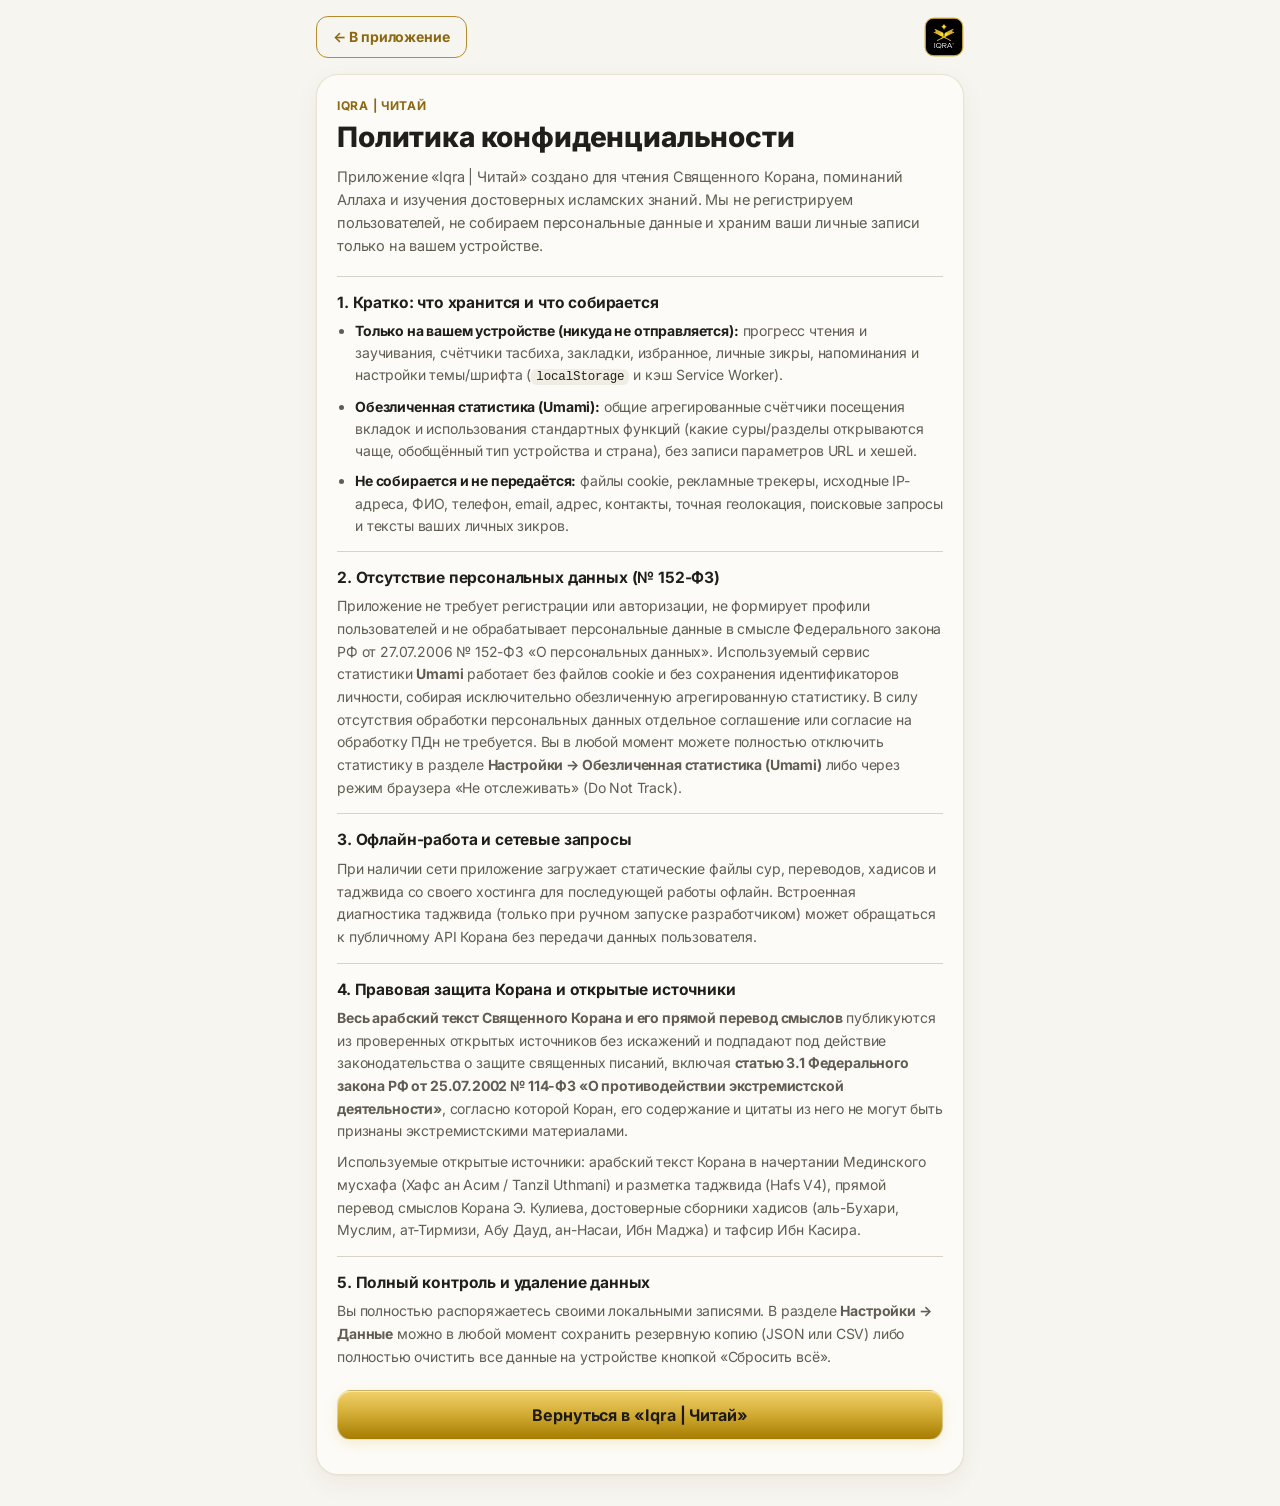
<file: privacy.html>
<!DOCTYPE html>
<html lang="ru" translate="no" class="privacy-page-html">
<head>
<meta charset="UTF-8">
<meta name="viewport" content="width=device-width, initial-scale=1, viewport-fit=cover">
<meta http-equiv="Content-Security-Policy" content="default-src 'self'; script-src 'self' 'unsafe-inline'; style-src 'self' 'unsafe-inline'; img-src 'self' data:; font-src 'self'; object-src 'none'; base-uri 'none'; form-action 'none'; frame-src 'none';">
<meta name="referrer" content="no-referrer">
<meta name="theme-color" content="#F7F5EF">
<meta name="color-scheme" content="light dark">
<title>Политика конфиденциальности · Iqra | Читай</title>
<meta name="description" content="Политика конфиденциальности приложения Iqra: хранение данных на устройстве, обезличенная статистика без ПДн (152-ФЗ) и защита текста Корана (114-ФЗ).">
<link rel="icon" type="image/png" href="./assets/icons/favicon.png">
<link rel="apple-touch-icon" href="./assets/icons/apple-touch-icon.png">
<script>
(function(){
  try {
    var theme = 'auto';
    var raw = localStorage.getItem('iqra_data');
    if (raw) {
      try {
        var d = JSON.parse(raw);
        if (d && d.settings && d.settings.theme) theme = d.settings.theme;
      } catch(e) {}
    }
    if (theme === 'night') theme = 'dark';
    if (theme === 'auto') {
      theme = (window.matchMedia && window.matchMedia('(prefers-color-scheme: dark)').matches) ? 'dark' : 'light';
    }
    document.documentElement.setAttribute('data-theme', theme);
  } catch(e) {
    document.documentElement.setAttribute('data-theme', 'light');
  }
})();
</script>
<link rel="stylesheet" href="./css/fonts.css">
<link rel="stylesheet" href="./css/variables.css">
<link rel="stylesheet" href="./css/base.css">
<link rel="stylesheet" href="./css/components.css">
<link rel="stylesheet" href="./css/polish.css">
</head>
<body class="privacy-page-body">
  <main class="privacy-shell">
    <header class="privacy-header">
      <a href="./" class="btn secondary btn-inline privacy-back-btn" aria-label="Вернуться в приложение">← В приложение</a>
      <img src="./assets/icons/logo.svg" alt="Iqra" class="privacy-logo" width="40" height="40">
    </header>

    <section class="privacy-card">
      <div class="privacy-kicker">Iqra | Читай</div>
      <h1 class="privacy-title">Политика конфиденциальности</h1>
      <p class="privacy-lead">Приложение «Iqra | Читай» создано для чтения Священного Корана, поминаний Аллаха и изучения достоверных исламских знаний. Мы не регистрируем пользователей, не собираем персональные данные и храним ваши личные записи только на вашем устройстве.</p>

      <article class="privacy-section">
        <h2>1. Кратко: что хранится и что собирается</h2>
        <ul class="privacy-list">
          <li><b>Только на вашем устройстве (никуда не отправляется):</b> прогресс чтения и заучивания, счётчики тасбиха, закладки, избранное, личные зикры, напоминания и настройки темы/шрифта (<code>localStorage</code> и кэш Service Worker).</li>
          <li><b>Обезличенная статистика (Umami):</b> общие агрегированные счётчики посещения вкладок и использования стандартных функций (какие суры/разделы открываются чаще, обобщённый тип устройства и страна), без записи параметров URL и хешей.</li>
          <li><b>Не собирается и не передаётся:</b> файлы cookie, рекламные трекеры, исходные IP-адреса, ФИО, телефон, email, адрес, контакты, точная геолокация, поисковые запросы и тексты ваших личных зикров.</li>
        </ul>
      </article>

      <article class="privacy-section">
        <h2>2. Отсутствие персональных данных (№ 152-ФЗ)</h2>
        <p>Приложение не требует регистрации или авторизации, не формирует профили пользователей и не обрабатывает персональные данные в смысле Федерального закона РФ от 27.07.2006 № 152-ФЗ «О персональных данных». Используемый сервис статистики <b>Umami</b> работает без файлов cookie и без сохранения идентификаторов личности, собирая исключительно обезличенную агрегированную статистику. В силу отсутствия обработки персональных данных отдельное соглашение или согласие на обработку ПДн не требуется. Вы в любой момент можете полностью отключить статистику в разделе <b>Настройки → Обезличенная статистика (Umami)</b> либо через режим браузера «Не отслеживать» (Do Not Track).</p>
      </article>

      <article class="privacy-section">
        <h2>3. Офлайн-работа и сетевые запросы</h2>
        <p>При наличии сети приложение загружает статические файлы сур, переводов, хадисов и таджвида со своего хостинга для последующей работы офлайн. Встроенная диагностика таджвида (только при ручном запуске разработчиком) может обращаться к публичному API Корана без передачи данных пользователя.</p>
      </article>

      <article class="privacy-section">
        <h2>4. Правовая защита Корана и открытые источники</h2>
        <p><b>Весь арабский текст Священного Корана и его прямой перевод смыслов</b> публикуются из проверенных открытых источников без искажений и подпадают под действие законодательства о защите священных писаний, включая <b>статью 3.1 Федерального закона РФ от 25.07.2002 № 114-ФЗ «О противодействии экстремистской деятельности»</b>, согласно которой Коран, его содержание и цитаты из него не могут быть признаны экстремистскими материалами.</p>
        <p style="margin-top:8px;">Используемые открытые источники: арабский текст Корана в начертании Мединского мусхафа (Хафс ан Асим / Tanzil Uthmani) и разметка таджвида (Hafs V4), прямой перевод смыслов Корана Э. Кулиева, достоверные сборники хадисов (аль-Бухари, Муслим, ат-Тирмизи, Абу Дауд, ан-Насаи, Ибн Маджа) и тафсир Ибн Касира.</p>
      </article>

      <article class="privacy-section">
        <h2>5. Полный контроль и удаление данных</h2>
        <p>Вы полностью распоряжаетесь своими локальными записями. В разделе <b>Настройки → Данные</b> можно в любой момент сохранить резервную копию (JSON или CSV) либо полностью очистить все данные на устройстве кнопкой «Сбросить всё».</p>
      </article>

      <div class="privacy-footer">
        <a href="./" class="btn privacy-home-btn">Вернуться в «Iqra | Читай»</a>
      </div>
    </section>
  </main>
</body>
</html>
</file>
<file: css/fonts.css>
/* amiri-regular - arabic_latin */
@font-face {
  font-display: swap;
  font-family: 'Amiri';
  font-style: normal;
  font-weight: 400;
  src: url('../assets/fonts/amiri-v30-arabic_latin-regular.woff2') format('woff2');
}
/* amiri-700 - arabic_latin */
@font-face {
  font-display: swap;
  font-family: 'Amiri';
  font-style: normal;
  font-weight: 700;
  src: url('../assets/fonts/amiri-v30-arabic_latin-700.woff2') format('woff2');
}
/* noto-naskh-arabic-regular - arabic_latin */
@font-face {
  font-display: swap;
  font-family: 'Noto Naskh Arabic';
  font-style: normal;
  font-weight: 400;
  src: url('../assets/fonts/noto-naskh-arabic-v44-arabic_latin-regular.woff2') format('woff2');
}
/* noto-naskh-arabic-500 - arabic_latin */
@font-face {
  font-display: swap;
  font-family: 'Noto Naskh Arabic';
  font-style: normal;
  font-weight: 500;
  src: url('../assets/fonts/noto-naskh-arabic-v44-arabic_latin-500.woff2') format('woff2');
}
/* noto-naskh-arabic-700 - arabic_latin */
@font-face {
  font-display: swap;
  font-family: 'Noto Naskh Arabic';
  font-style: normal;
  font-weight: 700;
  src: url('../assets/fonts/noto-naskh-arabic-v44-arabic_latin-700.woff2') format('woff2');
}
/* inter-300 - cyrillic_cyrillic-ext_latin_latin-ext */
@font-face {
  font-display: swap;
  font-family: 'Inter';
  font-style: normal;
  font-weight: 300;
  src: url('../assets/fonts/inter-v20-cyrillic_cyrillic-ext_latin_latin-ext-300.woff2') format('woff2');
}
/* inter-regular - cyrillic_cyrillic-ext_latin_latin-ext */
@font-face {
  font-display: swap;
  font-family: 'Inter';
  font-style: normal;
  font-weight: 400;
  src: url('../assets/fonts/inter-v20-cyrillic_cyrillic-ext_latin_latin-ext-regular.woff2') format('woff2');
}
/* inter-500 - cyrillic_cyrillic-ext_latin_latin-ext */
@font-face {
  font-display: swap;
  font-family: 'Inter';
  font-style: normal;
  font-weight: 500;
  src: url('../assets/fonts/inter-v20-cyrillic_cyrillic-ext_latin_latin-ext-500.woff2') format('woff2');
}
/* inter-600 - cyrillic_cyrillic-ext_latin_latin-ext */
@font-face {
  font-display: swap;
  font-family: 'Inter';
  font-style: normal;
  font-weight: 600;
  src: url('../assets/fonts/inter-v20-cyrillic_cyrillic-ext_latin_latin-ext-600.woff2') format('woff2');
}
/* inter-700 - cyrillic_cyrillic-ext_latin_latin-ext */
@font-face {
  font-display: swap;
  font-family: 'Inter';
  font-style: normal;
  font-weight: 700;
  src: url('../assets/fonts/inter-v20-cyrillic_cyrillic-ext_latin_latin-ext-700.woff2') format('woff2');
}
/* inter-800 - cyrillic_cyrillic-ext_latin_latin-ext */
@font-face {
  font-display: swap;
  font-family: 'Inter';
  font-style: normal;
  font-weight: 800;
  src: url('../assets/fonts/inter-v20-cyrillic_cyrillic-ext_latin_latin-ext-800.woff2') format('woff2');
}
</file>
<file: css/variables.css>
/* ============================================================
   VARIABLES.CSS — CSS-переменные, палитра золота, темы
   Проект «Икра» · v413
   ============================================================ */

:root {   
  --ar-scale: 1; --radius: 18px; --radius-lg: 22px; --radius-sm: 12px; --nav-safe: env(safe-area-inset-bottom, 0px); --nav-height: 64px;   
  --dur-fast: 120ms; --dur-base: 220ms; --dur-slow: 380ms;   
  --ease-out: cubic-bezier(.16,1,.3,1); --ease-in-out: cubic-bezier(.4,0,.2,1); --ease-bounce: cubic-bezier(.34,1.56,.64,1);   
  --shadow-sm: 0 1px 2px rgba(0,0,0,.06), 0 1px 3px rgba(0,0,0,.08);   
  --shadow-md: 0 4px 12px rgba(0,0,0,.10), 0 2px 4px rgba(0,0,0,.06);   
  --shadow-lg: 0 12px 32px rgba(0,0,0,.16), 0 4px 8px rgba(0,0,0,.08);   
  --tap-scale: .97; --tap-opacity: .82;   
  --bg:#F5F5F5; --card:#EDEDED; --card2:#E0E0E0; --accent:#0A0A0A; --accent2:var(--gold-standard);   
  --text:#0A0A0A; --muted:#3D3D3D; --border:#C8C8C8; --shadow:rgba(0,0,0,.12);   
  --accent-rgb: 10, 10, 10; --ripple:rgba(10,10,10,.15);   
  --ar-g2:var(--gold-standard);

  /* D-04: safe-area токены */
  --safe-top:    env(safe-area-inset-top, 0px);
  --safe-bottom: env(safe-area-inset-bottom, 0px);
  --safe-left:   env(safe-area-inset-left, 0px);
  --safe-right:  env(safe-area-inset-right, 0px);

  /* D-05 + Z-6: fluid typography & spacing (320px → 768px+) */
  --fs-xs:  clamp(10px, 2.4vw, 12px);
  --fs-sm:  clamp(12px, 3.0vw, 14px);
  --fs-md:  clamp(14px, 3.6vw, 16px);
  --fs-lg:  clamp(16px, 4.2vw, 20px);
  --fs-xl:  clamp(20px, 5.4vw, 28px);
  --fs-ar:  clamp(22px, 6.0vw, 32px);
  --fs-ar-lg: clamp(24px, 7.0vw, 36px);
  --space-1: clamp(4px,  1.2vw, 6px);
  --space-2: clamp(8px,  2.0vw, 12px);
  --space-3: clamp(12px, 3.0vw, 16px);
  --space-4: clamp(16px, 4.0vw, 24px);

  /* D-09: премиальное золото — токены */
  --gold-standard:  #D4AF37;
  --gold-highlight: #F2D06B;
  --gold-deep:      #A67C00;
  --gold-accent: var(--gold-standard);
  --gold-glow:      0 0 12px rgba(212, 175, 55, 0.45);
  --gold-glow-sm:   0 2px 8px rgba(212, 175, 55, 0.2);
  
  /* ГРАДИЕНТ КНОПОК (180deg для идеальной симметрии) */
  --gold-gradient:  linear-gradient(180deg, #F2D06B 0%, #D4AF37 45%, #A67C00 100%);

  --gold-text-hi:   #FFF3B0;
  --gold-text-lit:  #F5C542;
  --gold-text-base:  #E5C158;
  --gold-text-shade: #C9A227;
  --gold-text-deep:  #8B6508;

  --gold-soft: rgba(197,160,89,.15);
  --gold-star: var(--gold-standard);
  --danger: #C96A5A;

  /* === ЗОЛОТО — ТЕКСТ (сплошной, без градиента) === */
  --gold-text-light: #B8860B;
  --gold-text-dark:  #F5C542;

  /* === ЗОЛОТО — ЗАЛИВКА === */
  --gold-fill: #BF953F;

  /* === тень кнопки (мягкая, без черного дна) === */
  --shadow-button:
    0 4px 12px rgba(212, 175, 55, 0.2),
    inset 0 1px 0 rgba(255, 255, 255, 0.5);

  /* === тень кнопки при нажатии === */
  --shadow-button-active:
    0 2px 6px rgba(212, 175, 55, 0.1),
    inset 0 1px 0 rgba(255, 255, 255, 0.3);

  /* === навигация === */
  --nav-inactive-opacity: 0.65;
  --nav-active-bg: rgba(212, 175, 55, 0.1);

  color-scheme: light dark; 
}

[data-theme="light"] {
  --bg:#F5F5F5; --card:#EDEDED; --card2:#E0E0E0; --accent:#0A0A0A; --accent2:var(--gold-standard);
  --text:#0A0A0A; --muted:#3D3D3D; --border:#C8C8C8; --shadow:rgba(0,0,0,.12);
  --accent-rgb: 10, 10, 10; --ripple:rgba(10,10,10,.15);
  --ar-g2:var(--gold-standard);

  --gold-text-base:  #B8860B;
  --gold-text-shade: #8B6508;
  --gold-text-deep:  #4A3600;
  --gold-glow:       0 1px 2px rgba(122, 90, 0, 0.35);
}

[data-theme="dark"] {
  --bg:#000000; --card:#111111; --card2:#1D1D1D; --accent:#FFFFFF; --accent2:var(--gold-standard);
  --text:#FFFFFF; --muted:#B4B4B4; --border:#2E2E2E; --shadow:rgba(0,0,0,.70);
  --accent-rgb: 255, 255, 255; --ripple:rgba(255,255,255,.18);
  --ar-g2:var(--gold-standard);
}

[data-theme="mono"] {
  --bg:#0D0D0D; --card:#1C1C1C; --card2:#2A2A2A; --accent:#FFFFFF; --accent2:#E8E8E8;
  --text:#FFFFFF; --muted:#C4C4C4; --border:#424242; --shadow:rgba(0,0,0,.70);
  --accent-rgb: 255, 255, 255; --ripple:rgba(255,255,255,.22);
  --ar-g2:var(--gold-standard);
}

@media (max-width: 360px) {
  :root { --nav-height: 56px; }
}


/* ============================================================
   IQRA V412 — ЕДИНАЯ ПАЛИТРА И ТОКЕНЫ НАВИГАЦИИ
   Золото текста остаётся сплошным цветом: без текстовых градиентов.
   ============================================================ */
:root {
  --nav-height: 64px;
  --card-outline: rgba(145, 109, 35, 0.18);
  --card-shadow: 0 8px 24px rgba(48, 37, 16, 0.055), 0 1px 2px rgba(48, 37, 16, 0.035);
  --nav-active-surface: rgba(191, 149, 63, 0.11);
  --nav-active-border: rgba(191, 149, 63, 0.26);
  --arabic-gold: #A87A14;
  --arabic-highlight: rgba(255, 255, 255, 0.92);
  --arabic-edge: rgba(126, 91, 12, 0.25);
}

[data-theme="light"] {
  color-scheme: light;
  --bg: #F7F5EF;
  --card: #FCFBF7;
  --card2: #F0EDE5;
  --text: #211F1A;
  --muted: #625D53;
  --border: #D8D1C5;
  --shadow: rgba(42, 33, 17, 0.10);
  --accent-rgb: 33, 31, 26;
  --ripple: rgba(33, 31, 26, 0.13);
  --gold-standard: #C6A24B;
  --gold-highlight: #F0D58A;
  --gold-deep: #896317;
  --gold-fill: #B88B2D;
  --gold-text-light: #8E6810;
  --arabic-gold: #A87A14;
  --arabic-highlight: rgba(255, 255, 255, 0.94);
  --arabic-edge: rgba(126, 91, 12, 0.25);
  --nav-surface: rgba(252, 251, 247, 0.96);
  --nav-border: rgba(145, 109, 35, 0.22);
  --nav-muted: #686154;
  --card-outline: rgba(145, 109, 35, 0.18);
  --card-shadow: 0 8px 24px rgba(48, 37, 16, 0.055), 0 1px 2px rgba(48, 37, 16, 0.035);
}

[data-theme="dark"] {
  color-scheme: dark;
  --bg: #050505;
  --card: #121211;
  --card2: #1D1C19;
  --text: #F7F4EC;
  --muted: #B8B1A3;
  --border: #353229;
  --shadow: rgba(0, 0, 0, 0.68);
  --accent-rgb: 247, 244, 236;
  --ripple: rgba(247, 244, 236, 0.16);
  --gold-standard: #D2B15C;
  --gold-highlight: #F4D98A;
  --gold-deep: #9B762A;
  --gold-text-dark: #F0CC70;
  --arabic-gold: #F0CC70;
  --arabic-highlight: rgba(255, 255, 255, 0.20);
  --arabic-edge: rgba(0, 0, 0, 0.72);
  --nav-surface: rgba(8, 8, 8, 0.96);
  --nav-border: rgba(212, 175, 55, 0.20);
  --nav-muted: #AAA69B;
  --card-outline: rgba(212, 175, 55, 0.17);
  --card-shadow: 0 10px 28px rgba(0, 0, 0, 0.26), inset 0 1px 0 rgba(255, 255, 255, 0.035);
}

[data-theme="mono"] {
  color-scheme: dark;
  --bg: #0B0B0B;
  --card: #181818;
  --card2: #242424;
  --text: #F2F2F2;
  --muted: #BDBDBD;
  --border: #414141;
  --shadow: rgba(0, 0, 0, 0.68);
  --accent-rgb: 242, 242, 242;
  --ripple: rgba(242, 242, 242, 0.17);
  --gold-standard: #D8C58D;
  --gold-highlight: #F0E4BE;
  --gold-deep: #9D8B5A;
  --gold-text-dark: #E6D5A3;
  --arabic-gold: #E6D5A3;
  --arabic-highlight: rgba(255, 255, 255, 0.16);
  --arabic-edge: rgba(0, 0, 0, 0.72);
  --nav-surface: rgba(17, 17, 17, 0.97);
  --nav-border: rgba(220, 205, 164, 0.18);
  --nav-muted: #B0B0B0;
  --card-outline: rgba(220, 205, 164, 0.15);
  --card-shadow: 0 10px 28px rgba(0, 0, 0, 0.28), inset 0 1px 0 rgba(255, 255, 255, 0.025);
}

@media (prefers-color-scheme: dark) {
  html:not([data-theme]) {
    --arabic-gold: #F0CC70;
    --arabic-highlight: rgba(255, 255, 255, 0.20);
    --arabic-edge: rgba(0, 0, 0, 0.72);
    --nav-surface: rgba(8, 8, 8, 0.96);
    --nav-border: rgba(212, 175, 55, 0.20);
    --nav-muted: #AAA69B;
  }
}


/* ============================================================
   IQRA V413 — ТОКЕНЫ АРАБСКОГО ЗОЛОТА (вариант B: свечение + блик)
   Текст сплошной. Свечение — мягкая аура, блик — отдельный оверлей.
   ============================================================ */
:root, [data-theme="light"] {
  --arabic-glow:  0 0 8px rgba(184, 139, 45, 0.14);
  --arabic-depth: 0 1px 0 rgba(255, 255, 255, 0.72);
  --arabic-shine: rgba(255, 250, 220, 0.85);
}
[data-theme="dark"] {
  --arabic-glow:  0 0 10px rgba(240, 204, 112, 0.16);
  --arabic-depth: 0 1px 1px rgba(0, 0, 0, 0.45);
  --arabic-shine: rgba(255, 243, 176, 0.85);
}
[data-theme="mono"] {
  --arabic-glow:  0 0 10px rgba(230, 213, 163, 0.14);
  --arabic-depth: 0 1px 1px rgba(0, 0, 0, 0.45);
  --arabic-shine: rgba(255, 250, 232, 0.80);
}
@media (prefers-color-scheme: dark) {
  html:not([data-theme]) {
    --arabic-glow:  0 0 10px rgba(240, 204, 112, 0.16);
    --arabic-depth: 0 1px 1px rgba(0, 0, 0, 0.45);
    --arabic-shine: rgba(255, 243, 176, 0.85);
  }
}


/* ============================================================
   IQRA V415 — ТАДЖВИД И КАРТОЧКИ СПИСКА (токены)
   В режиме таджвида основа текста нейтральная, чтобы цвета правил
   не сливались с золотом; золото остаётся для акцентов интерфейса.
   ============================================================ */
:root, [data-theme="light"] {
  --tajweed-base:   #2B2820;
  --tajweed-silent: #686459;
  --card-edge-hi:   rgba(184, 139, 45, 0.50);
  --card-edge-lo:   rgba(184, 139, 45, 0.12);
}
[data-theme="dark"] {
  --tajweed-base:   #EDEAE0;
  --tajweed-silent: #9A978E;
  --card-edge-hi:   rgba(244, 217, 138, 0.42);
  --card-edge-lo:   rgba(212, 175, 55, 0.10);
}
[data-theme="mono"] {
  --tajweed-base:   #E8E8E8;
  --tajweed-silent: #A0A0A0;
  --card-edge-hi:   rgba(228, 212, 165, 0.36);
  --card-edge-lo:   rgba(220, 205, 164, 0.09);
}
@media (prefers-color-scheme: dark) {
  html:not([data-theme]) {
    --tajweed-base:   #EDEAE0;
    --tajweed-silent: #9A978E;
    --card-edge-hi:   rgba(244, 217, 138, 0.42);
    --card-edge-lo:   rgba(212, 175, 55, 0.10);
  }
}
</file>
<file: css/base.css>
/* ============================================================
   BASE.CSS — Сброс, шрифты, базовая типографика, a11y-фокус
   Проект «Икра» · v413
   ============================================================ */

/* ---------- RESET ---------- */
* { box-sizing: border-box; -webkit-tap-highlight-color: transparent; }

html, body {
  margin:0; padding:0; background:var(--bg); color:var(--text);
  font-family:"Inter", -apple-system, BlinkMacSystemFont, "SF Pro Text", "Segoe UI", Roboto, sans-serif;
  letter-spacing: -0.01em;
  -webkit-font-smoothing: antialiased;
  -moz-osx-font-smoothing: grayscale;
  width:100%; max-width:100%;
  overscroll-behavior:none;
  -webkit-user-select:none; user-select:none;
  -webkit-touch-callout:none;
  -webkit-text-size-adjust:100%;
  text-size-adjust:100%;
  text-rendering: optimizeLegibility;
}

/* ЗАЩИТА ОТ РАЗРЫВА ВЕРСТКИ (Layout Shift) */
img, svg { max-width: 100%; height: auto; aspect-ratio: auto; }

/* Специфичная защита для логотипов в сплеш-скрине и онбординге */
#splash-screen img, .ob-body img { 
  max-width: 120px; 
  max-height: 120px; 
  width: 100%; 
  height: auto; 
  aspect-ratio: 1 / 1; 
  object-fit: contain;
}

/* ---------- PREMIUM TAP FEEDBACK (D-06: transform + opacity only) ---------- */
button, .btn, .icon-btn, .fab, .ayah-share-btn, .star-btn, .filter-chip, .preset-chip, .ob-option, .tasbih-card, .content-card, .dash-quote, .dash-quick, .continue-card, .cal-day, .nav button {
  transition: transform var(--dur-fast) var(--ease-out), opacity var(--dur-fast) var(--ease-out);
  touch-action: manipulation;
  -webkit-tap-highlight-color: transparent;
  will-change: transform, opacity;
}
button:active, .btn:active, .icon-btn:active, .star-btn:active, .filter-chip:active, .preset-chip:active, .ob-option:active, .cal-day:active, .nav button:active {
  transform: scale(var(--tap-scale));
  opacity: var(--tap-opacity);
}

/* ---------- FOCUS (a11y) ---------- */
:focus-visible { outline: 2px solid var(--gold-accent, var(--ar-g2)); outline-offset: 2px; border-radius: 6px; }

/* ---------- SCROLLBARS ---------- */
.list, .content-list, .detail-body, .fs-body, .cal, .settings, .form { scroll-behavior: smooth; scrollbar-width: thin; scrollbar-color: rgba(var(--accent-rgb), .25) transparent; }
.list::-webkit-scrollbar, .content-list::-webkit-scrollbar, .detail-body::-webkit-scrollbar, .fs-body::-webkit-scrollbar, .cal::-webkit-scrollbar, .settings::-webkit-scrollbar, .form::-webkit-scrollbar { width: 6px; }
.list::-webkit-scrollbar-thumb, .content-list::-webkit-scrollbar-thumb, .detail-body::-webkit-scrollbar-thumb, .fs-body::-webkit-scrollbar-thumb, .cal::-webkit-scrollbar-thumb, .settings::-webkit-scrollbar-thumb, .form::-webkit-scrollbar-thumb { background: rgba(var(--accent-rgb), .22); border-radius: 3px; }

/* ---------- VIEWPORT / ROOT ---------- */
html { height:100%; overflow:hidden; }
body {
  height:100%;
  min-height:100%;
  height:100vh;
  height:100dvh;
  display:flex;
  flex-direction:column;
  overflow:hidden;
  padding-top: env(safe-area-inset-top, 0px);
  padding-bottom: 0;
  padding-left: var(--safe-left, 0px);
  padding-right: var(--safe-right, 0px);
  box-sizing: border-box;
}
@supports (-webkit-touch-callout: none) {
  body {
    height: -webkit-fill-available;
    height: 100dvh;
  }
}

/* ---------- FORM ELEMENT RESET ---------- */
button, input, textarea, select { font-family:inherit; color:inherit; }
button { cursor:pointer; border:none; background:none; }
input, textarea { -webkit-user-select:text; user-select:text; }

@media (pointer: coarse) {
  input, textarea, select { font-size: 16px !important; }
}

/* ---------- ARABIC: ЕДИНЫЙ БЛОК (v413) ----------
   Один источник правды вместо трёх. Цвет и тень идут из токенов темы,
   поэтому отдельные dark/mono/prefers-color-scheme копии не нужны.
   Сплошной цвет, вес 500, line-height 2. Градиентов на буквах нет. */
.ar-font, [lang="ar"], [lang^="ar-"], .arabic, .read-ayah-ar,
.tasbih-card .ar, .mem-block .mb-ar, .content-card .c-ar, .dash-quote .dq-ar,
.smart-reminder-card .src-ar,
.bismillah-card .b-ar, .spiritual-card .sc-ar-bismillah, .spiritual-card .sc-ar-alyaq,
.counter .ar, .preview-card .pv-ar, .next-toast .nt-ar, .ob-ar-preview {
  font-family: "Noto Naskh Arabic", "Amiri", "SF Arabic", "Geeza Pro", serif;
  font-size-adjust: 0.52;
  font-feature-settings: "kern" 1, "liga" 1, "calt" 1, "rlig" 1;
  font-kerning: normal;
  font-synthesis: none;
  font-weight: 500;
  line-height: 2.1;
  letter-spacing: normal;
  word-spacing: normal;
  word-break: normal;
  overflow-wrap: break-word;
  hyphens: none;
  text-rendering: optimizeLegibility;
  -webkit-font-smoothing: antialiased;
  -moz-osx-font-smoothing: grayscale;
  background: none;
  -webkit-background-clip: border-box;
  background-clip: border-box;
  -webkit-text-fill-color: currentColor;
  color: var(--arabic-gold);
  filter: none;
  text-shadow: var(--arabic-depth, none);
}
.ar-font { display: block; max-width: 100%; min-width: 0; padding: 8px 0; }

/* Цветовые spans таджвида сохраняют свои цвета и получают ту же тень. */
.ar-font span[class*="tajweed-"], .read-ayah-ar span[class*="tajweed-"] {
  font-weight: 500; line-height: 2.1; text-shadow: inherit; background: none; -webkit-text-fill-color: currentColor;
}

/* ---------- HERO-БЛИК (вариант B) ----------
   Узкая полоса света проходит по буквам раз в 7 секунд.
   В состоянии покоя (0%..62%) полоса полностью выведена за пределы текста,
   поэтому статическое золото остаётся на 100% равномерным по яркости.
   data-t выставляет app.js. Только на hero-элементах. */
.spiritual-card .sc-ar-bismillah[data-t],
.spiritual-card .sc-ar-alyaq[data-t],
.dash-quote .dq-ar[data-t],
.bismillah-card .b-ar[data-t] { position: relative; }
.spiritual-card .sc-ar-bismillah[data-t]::after,
.spiritual-card .sc-ar-alyaq[data-t]::after,
.dash-quote .dq-ar[data-t]::after,
.bismillah-card .b-ar[data-t]::after {
  content: attr(data-t);
  position: absolute; inset: 0; padding: inherit;
  color: transparent; -webkit-text-fill-color: transparent; text-shadow: none; pointer-events: none;
  background: linear-gradient(105deg, transparent 36%, var(--arabic-shine) 50%, transparent 64%) -20% 0 / 260% 100% no-repeat;
  -webkit-background-clip: text; background-clip: text;
  animation: iqra-shine 7s ease-in-out infinite;
}
@keyframes iqra-shine { 0%, 62% { background-position: -20% 0; } 100% { background-position: 120% 0; } }

/* ---------- REDUCED MOTION (D-06) ---------- */
@media (prefers-reduced-motion: reduce) {
  * { animation: none !important; transition: none !important; }
}

/* ---------- FOCUS RING FOR FINE POINTERS ---------- */
@media (pointer: fine) {
  button:focus-visible,
  .btn:focus-visible,
  .icon-btn:focus-visible,
  .fab:focus-visible,
  .ayah-share-btn:focus-visible,
  .star-btn:focus-visible,
  .filter-chip:focus-visible,
  .preset-chip:focus-visible,
  .ob-option:focus-visible,
  .nav button:focus-visible,
  .seg button:focus-visible,
  .prog-tabs button:focus-visible,
  .cal-nav button:focus-visible,
  .cal-day:focus-visible,
  .stepper button:focus-visible {
    outline: 2px solid var(--accent);
    outline-offset: 2px;
  }
}
button::-moz-focus-inner { border: 0; padding: 0; }

/* ---------- TOUCH TARGET SAFETY ---------- */
button, .btn, .icon-btn, .fab, .ayah-share-btn, .star-btn, .filter-chip, .preset-chip, .ob-option {
  touch-action: manipulation;
  -webkit-tap-highlight-color: transparent;
}


/* ============================================================
   IQRA V413 — ТИПОГРАФИКА ЛАТИНИЦЫ/КИРИЛЛИЦЫ
   ============================================================ */
html, body { line-height: 1.52; font-kerning: normal; font-optical-sizing: auto; }

/* Читабельность русских переводов и вспомогательных строк. */
.read-ayah-tr,
.read-ayah-trn,
.content-card .c-tr,
.detail-hero .dh-text,
.dash-quote .dq-tr,
.night-note,
.transcription-note {
  line-height: 1.68;
  text-wrap: pretty;
}

.read-ayah-trn {
  color: var(--text);
  font-size: clamp(15px, 3.8vw, 17px);
  font-weight: 400;
}

.read-ayah-tr {
  color: var(--muted);
  font-size: clamp(13px, 3.4vw, 14px);
  font-weight: 500;
}

@keyframes iqra-shimmer {
  0% { background-position: 200% 0; }
  100% { background-position: -200% 0; }
}
.iqra-skeleton {
  border-radius: 12px;
  background: linear-gradient(90deg, var(--card2) 25%, rgba(212, 175, 55, 0.12) 50%, var(--card2) 75%);
  background-size: 200% 100%;
  animation: iqra-shimmer 1.6s linear infinite;
}

@media (prefers-reduced-motion: reduce) {
  html { scroll-behavior: auto !important; }
  .iqra-skeleton { animation: none !important; background: var(--card2); }
}
</file>
<file: css/components.css>
/* ============================================================
   COMPONENTS.CSS — Проект «Икра» · v413
   ============================================================ */

/* === READ / ARABIC === */
.read-ayah-ar { 
  font-size: calc(var(--fs-ar) * var(--ar-scale)); 
  line-height: 2.1; 
  direction:rtl; 
  text-align:right; 
  padding: 10px 0; 
  margin-bottom: 12px; 
  border-bottom: 1px dashed rgba(212, 175, 55, 0.3); 
  overflow-wrap: break-word; 
  word-break: normal; 
  word-spacing: normal; 
  letter-spacing: normal; 
  width: 100%; 
  max-width: 100%; 
  box-sizing: border-box; 
  display: block; 
  box-decoration-break: clone;
  -webkit-box-decoration-break: clone;
}

/* === CARDS (Геометрия: отступы и защита от вылезания текста) === */
.content-card, .tasbih-card, .detail-hero, .settings-group, .bismillah-card, .modal, .read-ayah, .dash-quote, .dash-progress, .dash-greeting, .dash-stats, .dash-quick, .continue-card, .daily-goal, .cal-grid, .bar-chart, .stat, .stat-card, .spiritual-card, .mem-block { 
  border: 1px solid rgba(212,175,55,.25); 
  box-shadow: 0 4px 12px rgba(0,0,0,.04), inset 0 1px 0 rgba(255,255,255,.5); 
  background: var(--card); 
  border-radius: 20px; 
  padding: 24px 20px;
  word-break: break-word;
  overflow-wrap: break-word;
  hyphens: auto;
}
[data-theme="dark"] .content-card, [data-theme="mono"] .content-card,
[data-theme="dark"] .tasbih-card, [data-theme="mono"] .tasbih-card,
[data-theme="dark"] .dash-quote, [data-theme="mono"] .dash-quote,
[data-theme="dark"] .dash-progress, [data-theme="mono"] .dash-progress,
[data-theme="dark"] .dash-quick, [data-theme="mono"] .dash-quick,
[data-theme="dark"] .dash-stats, [data-theme="mono"] .dash-stats,
[data-theme="dark"] .continue-card, [data-theme="mono"] .continue-card,
[data-theme="dark"] .read-ayah, [data-theme="mono"] .read-ayah,
[data-theme="dark"] .detail-hero, [data-theme="mono"] .detail-hero,
[data-theme="dark"] .bismillah-card, [data-theme="mono"] .bismillah-card,
[data-theme="dark"] .spiritual-card, [data-theme="mono"] .spiritual-card,
[data-theme="dark"] .mem-block, [data-theme="mono"] .mem-block,
[data-theme="dark"] .daily-goal, [data-theme="mono"] .daily-goal,
[data-theme="dark"] .bar-chart, [data-theme="mono"] .bar-chart,
[data-theme="dark"] .stat, [data-theme="mono"] .stat,
[data-theme="dark"] .stat-card, [data-theme="mono"] .stat-card,
[data-theme="dark"] .dash-greeting, [data-theme="mono"] .dash-greeting,
[data-theme="dark"] .settings-group, [data-theme="mono"] .settings-group,
[data-theme="dark"] .cal-grid, [data-theme="mono"] .cal-grid,
[data-theme="dark"] .modal, [data-theme="mono"] .modal {
  background: var(--card);
  border: 1px solid rgba(212, 175, 55, 0.15);
  box-shadow: 0 6px 20px rgba(0, 0, 0, 0.22), inset 0 1px 0 rgba(255, 255, 255, 0.04);
}
@media (prefers-color-scheme: dark) {
  html:not([data-theme]) .content-card,
  html:not([data-theme]) .tasbih-card,
  html:not([data-theme]) .dash-quote,
  html:not([data-theme]) .dash-progress,
  html:not([data-theme]) .dash-quick,
  html:not([data-theme]) .dash-stats,
  html:not([data-theme]) .continue-card,
  html:not([data-theme]) .read-ayah,
  html:not([data-theme]) .detail-hero,
  html:not([data-theme]) .bismillah-card,
  html:not([data-theme]) .spiritual-card,
  html:not([data-theme]) .mem-block,
  html:not([data-theme]) .daily-goal,
  html:not([data-theme]) .bar-chart,
  html:not([data-theme]) .stat,
  html:not([data-theme]) .stat-card,
  html:not([data-theme]) .dash-greeting,
  html:not([data-theme]) .settings-group,
  html:not([data-theme]) .cal-grid,
  html:not([data-theme]) .modal {
    background: var(--card);
    border: 1px solid rgba(212, 175, 55, 0.15);
    box-shadow: 0 6px 20px rgba(0, 0, 0, 0.22), inset 0 1px 0 rgba(255, 255, 255, 0.04);
  }
}

/* === PROGRESS BARS === */
.top-progress > div { height:100%; width:100%; transform: scaleX(0); transform-origin: left center; background: var(--gold-standard); transition: transform .3s ease; }
.dg-bar { height:8px; background:var(--card2); border-radius:4px; overflow:hidden; }
.dg-bar > div { height:100%; width:100%; transform: scaleX(0); transform-origin: left center; background:var(--accent); border-radius:4px; transition: transform .4s ease; }
.dash-progress .dp-bar { height:8px; background:var(--card2); border-radius:4px; overflow:hidden; margin-bottom: var(--space-2); }
.dash-progress .dp-bar > div { height:100%; width:100%; transform: scaleX(0); transform-origin: left center; background:var(--accent); border-radius:4px; transition: transform .4s ease; }
.mem-progress { height:4px; background:var(--card2); border-radius:2px; margin-bottom: var(--space-3); overflow:hidden; }
.mem-progress > div { height:100%; width:100%; transform: scaleX(0); transform-origin: left center; background:var(--accent); transition: transform .3s ease; }
.bar-chart .bars { display:flex; align-items:flex-end; gap:2px; height:100px; }
.bar-chart .bar { flex:1; height:100%; background:var(--accent); border-radius:3px 3px 0 0; transform: scaleY(0); transform-origin: bottom center; transition: transform .3s ease; }

/* === BUTTONS (v413) ===
   Единый блок вместо трёх наслоённых. Без !important: приоритет задаёт
   специфичность и ПОРЯДОК правил (hover, active, secondary, theme, danger). */
.btn {
  display: flex; align-items: center; justify-content: center; width: 100%;
  min-height: 48px; padding: 14px 18px; margin-bottom: var(--space-2);
  border-radius: 14px; font-size: var(--fs-md); font-weight: 700; letter-spacing: -0.005em;
  background: var(--gold-gradient); color: #1c1917;
  border: 1px solid rgba(255, 255, 255, 0.4);
  box-shadow: 0 4px 13px rgba(212, 175, 55, 0.18), inset 0 1px 0 rgba(255, 255, 255, 0.48);
  transition: transform 160ms ease, box-shadow 160ms ease;
}
.btn:hover { transform: translateY(-2px); box-shadow: 0 6px 17px rgba(212, 175, 55, 0.23), inset 0 1px 0 rgba(255, 255, 255, 0.52); }
.btn:active { transform: translateY(2px); box-shadow: var(--shadow-button-active); transition-duration: 60ms; }

/* Outline-кнопки (Читать суру полностью, Назад и т.д.) */
.btn.secondary, .btn-inline, .show-all-btn {
  background: transparent; color: var(--gold-text-light);
  border: 1.5px solid var(--gold-fill); box-shadow: none; font-weight: 650;
  transition: background 0.2s ease, transform 0.2s ease;
}
/* Тёмная, mono и системная тёмная темы: светлое золото, не чёрный на чёрном */
[data-theme="dark"] .btn.secondary, [data-theme="dark"] .btn-inline, [data-theme="dark"] .show-all-btn,
[data-theme="mono"] .btn.secondary, [data-theme="mono"] .btn-inline, [data-theme="mono"] .show-all-btn {
  color: var(--gold-text-dark); border-color: var(--gold-text-dark);
}
@media (prefers-color-scheme: dark) {
  html:not([data-theme]) .btn.secondary, html:not([data-theme]) .btn-inline, html:not([data-theme]) .show-all-btn {
    color: var(--gold-text-dark); border-color: var(--gold-text-dark);
  }
}
.btn.secondary:hover, .btn-inline:hover, .show-all-btn:hover { background: rgba(212, 175, 55, 0.05); transform: translateY(-1px); }
.btn.secondary:active, .btn-inline:active, .show-all-btn:active { transform: scale(0.98); background: rgba(212, 175, 55, 0.1); }

.btn.danger { background: transparent; color: #ff4d4d; border: 1.5px solid rgba(255, 77, 77, 0.3); box-shadow: none; }

/* === FAB === */
.fab { position:fixed; right:24px; bottom:calc(100px + var(--nav-safe)); width:60px; height:60px; border-radius:50%; background: var(--gold-gradient); color:#0A0A0A; font-size:30px; display:flex; align-items:center; justify-content:center; box-shadow: 0 4px 15px rgba(212,175,55,0.4); z-index:100; transition: transform var(--dur-fast); border: 1px solid rgba(255,255,255,0.4); }
.fab:active { transform:scale(.92); }

/* === ICONS === */
.icon-btn { width:44px; height:44px; min-width:44px; min-height:44px; display:flex; align-items:center; justify-content:center; border-radius:50%; background:var(--card); color:var(--gold-standard); border: 1px solid rgba(212,175,55,0.2); }
.icon-btn:active { background:var(--card2); transform:scale(.95); }
.icon-btn.ghost { background:transparent; border:none; }
.btn svg, .btn-inline svg, .show-all-btn svg { color: inherit; fill: currentColor; stroke: currentColor; }
.btn svg.ico, .btn-inline svg.ico, .show-all-btn svg.ico { fill: none; stroke: currentColor; }
.ico { display: inline-block; width: clamp(20px, 6vw, 28px); height: clamp(20px, 6vw, 28px); fill: none; stroke: currentColor; stroke-width: 1.7; stroke-linecap: round; stroke-linejoin: round; flex-shrink: 0; vertical-align: middle; }

/* === SEARCH === */
.search-wrap { flex:1; min-width:160px; position:relative; }
.search-wrap input { width:100%; background:var(--card); border:1px solid var(--border); border-radius:16px; padding:11px var(--space-3) 11px 38px; font-size: var(--fs-sm); outline:none; }
.sort-select { background:var(--card); border:1px solid var(--border); border-radius:16px; padding:11px 12px; font-size: var(--fs-sm); outline:none; min-width:110px; -webkit-appearance:none; appearance:none; text-align:center; }

/* === DAILY GOAL === */
.daily-goal { background:var(--card); border-radius:var(--radius); padding: var(--space-3); margin-bottom: var(--space-3); box-shadow:0 2px 8px var(--shadow); }
.daily-goal .dg-top { display:flex; justify-content:space-between; align-items:baseline; margin-bottom: var(--space-2); gap: var(--space-2); flex-wrap:wrap; }
.daily-goal .dg-label { font-size: var(--fs-sm); color:var(--muted); }
.daily-goal .dg-num { font-size: var(--fs-lg); font-weight:700; font-variant-numeric:tabular-nums; }
.daily-goal .dg-num span { color:var(--muted); font-weight:400; font-size: var(--fs-sm); }

/* === CONTINUE CARD === */
.continue-card { 
  background:linear-gradient(135deg, rgba(var(--accent-rgb), .18), rgba(var(--accent-rgb), .06)); 
  border:1px solid var(--border); 
  border-radius:var(--radius); 
  padding: var(--space-3); 
  margin-bottom: var(--space-3); 
  cursor:pointer; 
  box-shadow:0 2px 8px var(--shadow); 
  min-height: 84px; 
  display: flex;
  flex-direction: column;
  justify-content: center;
}
.continue-card:active { transform:scale(.98); }
.continue-card .cc-label { font-size: var(--fs-xs); color:var(--accent); text-transform:uppercase; letter-spacing:.5px; font-weight:700; margin-bottom:4px; }
.continue-card .cc-title { font-size: var(--fs-lg); font-weight:700; margin-bottom:2px; }
.continue-card .cc-sub { font-size: var(--fs-xs); color:var(--muted); }

/* === TASBIH CARD === */
.tasbih-card { background:var(--card); border-radius:var(--radius); padding: var(--space-3); margin-bottom: var(--space-2); cursor:pointer; display:flex; align-items:center; gap: var(--space-3); position:relative; transition: transform .2s ease; width:100%; max-width:100%; box-sizing:border-box; }
.tasbih-card:active { transform:scale(.98); }
.tasbih-card .body { flex:1; min-width:0; overflow-wrap: break-word; }
.tasbih-card .ar { font-size: calc(var(--fs-ar) * var(--ar-scale)); line-height:2.1; direction:rtl; text-align:right; margin-bottom:6px; padding-top: 4px; overflow-wrap: break-word; }
.tasbih-card .tr { font-size: var(--fs-sm); color:var(--muted); margin-bottom:1px; overflow-wrap: break-word; }
.tasbih-card .trn { font-size: var(--fs-sm); color:var(--muted); margin-bottom: var(--space-2); overflow-wrap: break-word; }
.tasbih-card .p-row { display:flex; justify-content:space-between; font-size: var(--fs-xs); color:var(--muted); margin-bottom:6px; gap: var(--space-2); flex-wrap:wrap; }
.tasbih-card .today-badge { position:absolute; top:12px; left:12px; background:var(--accent); color:var(--bg); font-size:10px; font-weight:700; padding:2px 7px; border-radius:8px; }
.tasbih-card.dragging { opacity:.6; box-shadow:0 12px 32px var(--shadow); transform:scale(1.02); pointer-events:none; }
.mini-ring { position:relative; width:52px; height:52px; flex-shrink:0; margin-top: 8px; }
.mini-ring svg { transform:rotate(-90deg); }
.mini-ring .ring-bg { stroke:var(--card2); }
.mini-ring .ring-fg { stroke:var(--accent); transition: stroke-dashoffset .35s ease; }
.mini-ring .ring-num { position:absolute; inset:0; display:flex; align-items:center; justify-content:center; font-size: var(--fs-xs); font-weight:700; }

/* === EMPTY === */
.empty { text-align:center; color:var(--muted); padding:60px var(--space-4); font-size: var(--fs-md); line-height:1.6; }

/* === COUNTER === */
.counter .ar { font-size: calc(var(--fs-ar-lg) * var(--ar-scale)); direction:rtl; padding:6px 0 16px 0; margin:0; max-width:90%; overflow-wrap: break-word; word-break: normal; }
.counter .tr { font-size: var(--fs-md); color:var(--muted); margin-bottom:4px; overflow-wrap: break-word; }
.counter .trn { font-size: var(--fs-sm); color:var(--muted); margin-bottom:20px; overflow-wrap: break-word; }
.counter .ring-wrap { position:relative; width:240px; height:240px; margin:8px 0; flex-shrink:0; }
.counter .ring-wrap svg { width:100%; height:100%; transform:rotate(-90deg); }
.counter .ring-bg { stroke:var(--card2); }
.counter .ring-fg { stroke:var(--accent); transition: stroke-dashoffset .35s ease; }
.counter .num { position:absolute; inset:0; display:flex; align-items:center; justify-content:center; font-size:76px; font-weight:700; letter-spacing:-2px; }
.counter .num.pulse { animation:pulse .3s ease-out; }
@keyframes pulse { 0%{transform:scale(1);} 50%{transform:scale(1.06);} 100%{transform:scale(1);} }
.counter .num.done { color:var(--accent); }
.counter .target-label { font-size: var(--fs-sm); color:var(--muted); margin-top:8px; }
.counter .cycles { margin-top:14px; font-size: var(--fs-sm); color:var(--muted); }
.ripple { position:absolute; border-radius:50%; background:var(--ripple); pointer-events:none; width:120px; height:120px; transform:translate(-50%,-50%) scale(0); animation:ripple .55s ease-out; }
@keyframes ripple { to { transform:translate(-50%,-50%) scale(3.5); opacity:0; } }

/* === NEXT TOAST === */
.next-toast { position:fixed; left: var(--space-3); right: var(--space-3); bottom:calc(110px + env(safe-area-inset-bottom)); background:var(--card); border:1px solid var(--border); border-radius:16px; padding: var(--space-3); display:flex; align-items:center; gap: var(--space-3); box-shadow:0 8px 24px var(--shadow); z-index:50; transform:translateY(400%); transition: transform .35s ease; pointer-events:none; }
.next-toast.show { transform:translateY(0); pointer-events:auto; }
.next-toast .nt-label { font-size: var(--fs-xs); color:var(--muted); margin-bottom:2px; }
.next-toast .nt-name { font-size: var(--fs-md); font-weight:600; }
.next-toast .nt-ar { font-size: calc(var(--fs-ar) * var(--ar-scale) * 0.7); direction:rtl; margin-left:auto; overflow-wrap: break-word; }
.next-toast .nt-btn { width:36px; height:36px; border-radius:50%; background: var(--gold-gradient); color:#0A0A0A; display:flex; align-items:center; justify-content:center; font-size:18px; flex-shrink:0; }

/* === FORMS === */
.field { margin-bottom: var(--space-3); }
.field label { display:block; font-size: var(--fs-sm); color:var(--muted); margin-bottom: var(--space-2); padding-left:4px; }
.field input, .field textarea, .field select { width:100%; background:var(--card); border:1px solid var(--border); border-radius:16px; padding: var(--space-3); font-size: var(--fs-md); outline:none; }
.field input:focus, .field textarea:focus { border-color:var(--accent); }
.field textarea { resize:none; min-height:78px; direction:rtl; font-size: calc(var(--fs-ar) * var(--ar-scale)); line-height:2.1; overflow-wrap: break-word; }
.preview-card { background:var(--card); border-radius:var(--radius); padding: var(--space-3); margin-bottom: var(--space-3); border:1px dashed var(--border); }
.preview-card .pv-label { font-size: var(--fs-xs); color:var(--muted); text-transform:uppercase; letter-spacing:.5px; margin-bottom: var(--space-2); }
.preview-card .pv-ar { font-size: calc(var(--fs-ar) * var(--ar-scale)); line-height:2.1; direction:rtl; text-align:right; margin-bottom:6px; min-height:1.8em; overflow-wrap: break-word; }
.preview-card .pv-tr { font-size: var(--fs-sm); color:var(--muted); min-height:1.2em; overflow-wrap: break-word; }
.preview-card .pv-trn { font-size: var(--fs-sm); color:var(--muted); margin-top:2px; min-height:1.2em; overflow-wrap: break-word; }
.presets { display:flex; flex-wrap:wrap; gap: var(--space-2); margin-bottom: var(--space-2); }
.preset-chip { padding: var(--space-2) var(--space-3); border-radius:24px; background:var(--card); border:1px solid var(--border); font-size: var(--fs-sm); }
.preset-chip:active { background:var(--card2); }
.stepper { display:flex; align-items:center; background:var(--card); border:1px solid var(--border); border-radius:16px; overflow:hidden; }
.stepper button { width:56px; height:52px; font-size:22px; flex-shrink:0; }
.stepper button:active { background:var(--card2); }
.stepper input { flex:1; text-align:center; background:transparent; border:none; font-size: var(--fs-lg); font-weight:600; outline:none; -moz-appearance:textfield; min-width:0; }
.stepper input::-webkit-outer-spin-button, .stepper input::-webkit-inner-spin-button { -webkit-appearance:none; margin:0; }

/* === PROGRESS TABS === */
.prog-tabs { display:flex; gap:4px; background:var(--card2); border-radius:12px; padding:3px; margin-bottom: var(--space-3); }
.prog-tabs button { flex:1; padding:9px 6px; border-radius:9px; font-size: var(--fs-xs); color:var(--muted); font-weight:600; }
.prog-tabs button.active { background:var(--card); color:var(--text); }

/* === CALENDAR === */
.cal-header { display:flex; align-items:center; justify-content:space-between; margin-bottom: var(--space-2); gap: var(--space-2); flex-wrap:wrap; }
.cal-header .month { font-size: var(--fs-lg); font-weight:600; }
.cal-nav { display:flex; gap:6px; }
.cal-nav button { width:36px; height:36px; border-radius:50%; background:var(--card); color:var(--text); display:flex; align-items:center; justify-content:center; font-size: var(--fs-md); border:1px solid var(--border); }
.cal-dow { text-align:center; font-size: var(--fs-xs); color:var(--muted); padding:4px 0; font-weight:600; }
.cal-day { aspect-ratio:1; display:flex; flex-direction:column; align-items:center; justify-content:center; border-radius:8px; font-size: var(--fs-sm); cursor:pointer; }
.cal-day.empty { visibility:hidden; }
.cal-day .cnt { font-size:9px; color:var(--accent); font-weight:700; margin-top:1px; }
.cal-day.has-count { background:rgba(var(--accent-rgb), .12); }
.cal-day.today { outline:1.5px solid var(--accent); outline-offset:-2px; }
.cal-day.future { color:var(--border); }
.bar-chart { background:var(--card); border-radius:16px; padding: var(--space-3); margin-top: var(--space-3); }
.bar-chart .bc-title { font-size: var(--fs-sm); color:var(--muted); margin-bottom: var(--space-2); font-weight:600; }
.bar-chart .x-axis { display:flex; gap:2px; margin-top:6px; }
.bar-chart .x-axis span { flex:1; font-size:9px; text-align:center; color:var(--muted); }
.cal-summary { margin-top: var(--space-3); display:grid; grid-template-columns:1fr 1fr; gap: var(--space-2); }
.stat { background:var(--card); border-radius:16px; padding: var(--space-3); }
.stat .label { font-size: var(--fs-xs); color:var(--muted); margin-bottom:6px; }
.stat .value { font-size: var(--fs-xl); font-weight:700; }

/* === CONTENT CARD === */
.content-card { background:var(--card); border-radius:var(--radius); padding: 24px 20px; margin-bottom: var(--space-2); cursor:pointer; position:relative; width:100%; max-width:100%; box-sizing:border-box; }
.content-card:active { transform:scale(.98); }
.content-card .c-badge { position:absolute; top:16px; right:56px; font-size:10px; font-weight:700; padding:3px 9px; border-radius:8px; background:rgba(var(--accent-rgb), .15); color:var(--accent); }
.content-card .star-btn { position:absolute; top:12px; right:12px; width:34px; height:34px; padding:0; border-radius:50%; background:rgba(var(--accent-rgb),.10); display:flex; align-items:center; justify-content:center; font-size:17px; color:var(--muted); cursor:pointer; z-index:2; transition: transform var(--dur-fast) var(--ease-out); }
.content-card .star-btn.active { color: var(--gold-star); background: var(--gold-gradient); }
.icon-btn.starred { color:var(--gold-star); }
.content-card .c-num { position:absolute; top:16px; left:16px; width:34px; height:34px; border-radius:50%; background:rgba(var(--accent-rgb), .15); color:var(--accent); font-size: var(--fs-sm); font-weight:700; display:flex; align-items:center; justify-content:center; }
.content-card .c-title { font-size: var(--fs-md); font-weight:700; margin-bottom:4px; padding-right:110px; }
.content-card.has-num .c-title { margin-left:46px; }
.content-card .c-sub { font-size: var(--fs-xs); color:var(--muted); margin-bottom: var(--space-2); }
.content-card.has-num .c-sub { margin-left:46px; }
.content-card .c-ar { padding: 4px 0; font-size: calc(var(--fs-ar) * var(--ar-scale)); line-height:2.1; direction:rtl; text-align:right; margin-bottom: var(--space-2); max-height: 2.8em; overflow: hidden; text-overflow: clip; overflow-wrap: break-word; box-decoration-break: clone; -webkit-box-decoration-break: clone; }
.content-card .c-tr { font-size: var(--fs-sm); color:var(--muted); line-height:1.5; max-height: 3em; overflow: hidden; text-overflow: clip; overflow-wrap: break-word; }

/* === DETAIL HERO === */
.detail-hero { background:var(--card); border-radius:var(--radius); padding: 24px 20px; margin-bottom: var(--space-3); }
.detail-hero .dh-title { font-size: var(--fs-lg); font-weight:700; margin-bottom:6px; line-height:1.3; }
.detail-hero .dh-sub { font-size: var(--fs-sm); color:var(--muted); margin-bottom: var(--space-4); }
.detail-hero .dh-section { margin-bottom: var(--space-3); }
.detail-hero .dh-section:last-child { margin-bottom:0; }
.detail-hero .dh-label { font-size: var(--fs-xs); text-transform:uppercase; letter-spacing:.5px; color:var(--muted); font-weight:600; margin-bottom:6px; }
.detail-hero .dh-text { font-size: var(--fs-md); line-height:1.7; white-space:pre-line; }
.detail-hero .dh-text.muted { color:var(--muted); }

/* === READ AYAH === */
.read-surah-title { font-size: var(--fs-xl); font-weight:700; margin-bottom:4px; text-align:center; }
.read-surah-sub { font-size: var(--fs-sm); color:var(--muted); text-align:center; margin-bottom: var(--space-4); }
.read-ayah { background:var(--card); border-radius:16px; padding: 24px 20px; margin-bottom: var(--space-2); position:relative; width:100%; max-width:100%; box-sizing:border-box; scroll-margin-top: 72px; }
.read-ayah-num { display: inline-flex; align-items: center; justify-content: center; min-width: 28px; height: 28px; padding: 0 9px; margin-bottom: var(--space-2); border-radius: 16px; background: rgba(var(--accent-rgb), .12); color: var(--accent); font-size: var(--fs-sm); font-weight: 700; font-variant-numeric: tabular-nums; line-height: 1; }
.read-ayah.ayat-mode .read-ayah-num { background: var(--accent2); color: var(--bg); }
.read-ayah-marker { display:inline-block; white-space:nowrap; font-family:"Noto Naskh Arabic","Amiri","SF Arabic","Geeza Pro",serif; font-size:1em; line-height:1; color:var(--accent2); font-weight:400; margin:0 .25em; user-select:none; opacity:.95; vertical-align:middle; }
.read-ayah-tr { font-size: var(--fs-sm); color:var(--muted); line-height:1.55; margin-bottom:6px; font-style:italic; letter-spacing:0.01em; }
.read-ayah-trn { line-height: 1.55; }
.ayah-tajweed-info { display: flex; align-items: center; gap: 6px; font-size: var(--fs-xs); color: var(--muted); margin-top: var(--space-2); padding-top: var(--space-2); border-top: 1px dashed rgba(212,175,55,.3); font-weight: 500; }

/* === BISMILLAH === */
.bismillah-card { background: var(--card); border-radius: var(--radius); padding: 24px 20px; margin-bottom: var(--space-3); text-align: center; border: 1px dashed var(--border); }
.bismillah-card .b-ar { font-size: calc(var(--fs-ar) * var(--ar-scale)); line-height: 2.1; direction: rtl; margin-bottom: var(--space-2); }
.bismillah-card .b-tr { font-size: var(--fs-sm); color: var(--muted); font-style: italic; margin-bottom: 6px; }
.bismillah-card .b-trn { font-size: var(--fs-sm); color: var(--text); }

/* === NOTE BOX === */
.note-box { display:flex; gap: var(--space-2); align-items:flex-start; background: var(--nav-active-surface); border:1px solid var(--nav-active-border); border-radius:14px; padding: var(--space-3); margin-bottom: var(--space-3); font-size: var(--fs-sm); line-height:1.6; }
.note-box .note-icon { font-size: var(--fs-md); flex-shrink:0; line-height:1.3; }

/* === LEARNED TOGGLE === */
.learned-toggle { display:flex; align-items:center; gap: var(--space-2); width: 100%; text-align: left; font: inherit; color: inherit; background:var(--card); border:1px solid var(--border); border-radius:16px; padding: var(--space-3); cursor:pointer; margin-top: var(--space-2); }
.learned-toggle.done { background:rgba(var(--accent-rgb), .12); border-color: var(--accent); }
.learned-toggle .lt-icon { width:36px; height:36px; border-radius:50%; display:flex; align-items:center; justify-content:center; background:var(--card2); font-size: var(--fs-md); flex-shrink:0; }
.learned-toggle.done .lt-icon { background:var(--accent); color:var(--bg); }
.learned-toggle .lt-body { flex:1; min-width:0; display: flex; flex-direction: column; justify-content: center; }
.learned-toggle .lt-title { font-size: var(--fs-md); font-weight:600; }
.learned-toggle .lt-sub { font-size: var(--fs-xs); color:var(--muted); margin-top:2px; }

/* === DETAIL ACTIONS === */
.detail-actions { display: flex; gap: 8px; width: 100%; margin-bottom: 16px; }
.detail-actions .btn { flex: 1 1 0%; min-width: 0; padding: 16px 8px; font-size: 14px; white-space: nowrap; overflow: hidden; text-overflow: ellipsis; display: flex; align-items: center; justify-content: center; }

/* === SETTINGS === */
.settings-group { background:var(--card); border-radius:16px; margin-bottom: var(--space-3); overflow:hidden; padding: 0; }
.settings-group .sg-title { font-size: var(--fs-xs); color:var(--muted); text-transform:uppercase; letter-spacing:.5px; padding: var(--space-3) var(--space-3) 6px; font-weight:600; }
.setting-row { display:flex; align-items:center; justify-content:space-between; padding: var(--space-3); border-top:1px solid var(--border); gap: var(--space-2); flex-wrap:wrap; }
.setting-row:first-of-type { border-top:none; }
.setting-row .lbl { font-size: var(--fs-md); }
.setting-row .sub { font-size: var(--fs-xs); color:var(--muted); margin-top:2px; }

/* === TOGGLE === */
.toggle { position:relative; width:48px; height:32px; flex-shrink:0; }
.toggle input { opacity:0; width:100%; height:100%; position:absolute; cursor:pointer; z-index:2; }
.toggle .slider { position:absolute; inset:0; background:var(--card2); border-radius:16px; }
.toggle .slider::before { content:''; position:absolute; top:4px; left:4px; width:24px; height:24px; border-radius:50%; background:white; transition: transform .25s; box-shadow:0 1px 3px rgba(0,0,0,.2); }
.toggle input:checked + .slider { background:var(--accent); }
.toggle input:checked + .slider::before { transform:translateX(16px); }

/* === SEG === */
.seg { display:flex; background:var(--card2); border-radius:8px; padding:4px; gap:4px; }
.seg button { flex: 1; padding: var(--space-2) var(--space-3); border-radius: 8px; font-size: var(--fs-sm); font-weight: 600; text-align: center; }
.seg button.active { background:var(--card); color:var(--text); font-weight:600; }
.ar-size-preview { display:flex; justify-content:center; padding:4px 0 0; }
.ar-size-preview .ar { color:var(--arabic-gold); font-size: calc(var(--fs-ar) * var(--ar-scale)); }

/* === SECURITY NOTE === */
.security-note { display:flex;gap: var(--space-2);align-items:flex-start;background:var(--card);border:1px dashed var(--border);border-radius:16px;padding: var(--space-3);margin-top: var(--space-3);margin-bottom: var(--space-3);font-size: var(--fs-xs);color:var(--muted);line-height:1.6; }
.security-note .icon { font-size: var(--fs-md); flex-shrink:0; }

/* === MODAL === */
.modal-bg { position:fixed; inset:0; background:rgba(0,0,0,.55); z-index:10050; display:none; align-items:center; justify-content:center; padding: var(--space-4); }
.modal-bg.active { display:flex; animation:fadeIn .2s; }
.modal { background:var(--card); border-radius:24px; width:100%; max-width:440px; max-height:80vh; overflow-y:auto; padding: 24px 20px; }
.modal h2 { margin:0 0 var(--space-3); font-size: var(--fs-lg); }
.modal-row { display:flex; justify-content:space-between; padding: var(--space-2) 0; border-bottom:1px solid var(--border); font-size: var(--fs-md); gap: var(--space-2); flex-wrap:wrap; }
.modal-row:last-child { border-bottom:none; }
.modal-row .num { font-weight:700; color:var(--accent); }
.modal-total { display:flex; justify-content:space-between; padding: var(--space-3) 0; font-size: var(--fs-md); font-weight:700; border-top:1px solid var(--border); margin-top: var(--space-2); }

/* === TIME/REMINDER ROW === */
.time-row { display:flex; gap: var(--space-2); align-items:center; padding: var(--space-2) var(--space-3); border-top:1px solid var(--border); flex-wrap:wrap; }
.time-row input[type="time"] { flex:1; min-width:120px; background:var(--card2); border:none; border-radius:8px; padding: var(--space-2) var(--space-3); font-size: var(--fs-md); outline:none; color:var(--text); }
.time-row .del { width:36px; height:36px; border-radius:50%; background:var(--card2); color:#c96a5a; font-size: var(--fs-md); flex-shrink:0; }
.reminder-row { padding: var(--space-2) var(--space-3); border-top:1px solid var(--border); display:flex; flex-direction:column; gap: var(--space-2); }
.reminder-row > .rr-top { display:flex; gap: var(--space-2); align-items:center; }
.reminder-row input[type="time"] { flex:1; background:var(--card2); border:none; border-radius:8px; padding: var(--space-2) var(--space-3); font-size: var(--fs-md); outline:none; color:var(--text); }
.reminder-row .del { width:36px; height:36px; border-radius:50%; background:var(--card2); color:#c96a5a; font-size: var(--fs-md); flex-shrink:0; }
.reminder-row input[type="text"] { background:var(--card2); border:none; border-radius:8px; padding:9px 12px; font-size: var(--fs-sm); outline:none; color:var(--text); width:100%; }

/* === FS SCROLL TOP === */
.fs-scroll-top { position: absolute; right: 24px; bottom: calc(90px + env(safe-area-inset-bottom)); width: 44px; height: 44px; border-radius: 50%; background: var(--card); color: var(--gold-accent); border: 1px solid var(--gold-accent); display: none; align-items: center; justify-content: center; box-shadow: 0 4px 16px rgba(0,0,0,.5); z-index: 90; transition: opacity .2s ease, transform .2s ease; }
.fs-scroll-top.visible { display: flex; }
.fs-scroll-top:active { transform: scale(.92); background: var(--gold-standard); color: #000; }

/* === MEMORIZE === */
.mem-step { font-size: var(--fs-xs); color:var(--muted); text-transform:uppercase; letter-spacing:.5px; margin-bottom: var(--space-2); font-weight:600; display:flex; justify-content:space-between; align-items:center; gap: var(--space-2); flex-wrap:wrap; }
.mem-step .phase { font-size:10px; padding:3px 8px; border-radius:8px; background:rgba(var(--accent-rgb), .15); color:var(--accent); }
.mem-block { background:var(--card); border-radius:var(--radius); padding: 24px 20px; margin-bottom: var(--space-3); }
.mem-block .mb-label { font-size: var(--fs-xs); text-transform:uppercase; letter-spacing:.5px; color:var(--muted); font-weight:600; margin-bottom: var(--space-2); }
.mem-block .mb-ar { font-size: calc(var(--fs-ar) * var(--ar-scale)); line-height: 2.1; direction:rtl; text-align:right; box-decoration-break: clone; -webkit-box-decoration-break: clone; }
.mem-block .mb-ar.hidden { filter: blur(8px); user-select:none; transition: filter .3s; }
.mem-block .mb-text { font-size: var(--fs-md); line-height:1.75; white-space:pre-line; }
.mem-reveal-btn { display:block; width:100%; padding: var(--space-3); border-radius:16px; background:var(--card2); color:var(--text); font-size: var(--fs-md); font-weight:600; margin-top: var(--space-2); border:1px dashed var(--border); }
.mem-reveal-btn:active { background:var(--card); }

/* === NIGHT NOTE === */
.night-note { background:var(--card2); border-radius:16px; padding: var(--space-3); margin-bottom: var(--space-3); font-size: var(--fs-sm); line-height:1.6; color:var(--text); }
.night-note b { color:var(--accent2); }

/* === STAT CARD === */
.stat-card { background:var(--card); border-radius:16px; padding: var(--space-3); }
.stat-card .sc-label { font-size: var(--fs-xs); color:var(--muted); margin-bottom:6px; text-transform:uppercase; letter-spacing:.4px; }
.stat-card .sc-value { font-size: var(--fs-xl); font-weight:800; letter-spacing:-1px; color:var(--accent); font-variant-numeric:tabular-nums; }
.stat-card .sc-sub { font-size: var(--fs-xs); color:var(--muted); margin-top:4px; }

/* === LEARNED ITEM === */
.learned-item { display:flex; justify-content:space-between; align-items:center; padding: var(--space-2) var(--space-3); border-bottom:1px solid var(--border); gap: var(--space-2); flex-wrap:wrap; }
.learned-item:last-child { border-bottom:none; }
.learned-item .li-title { font-size: var(--fs-sm); font-weight:500; }
.learned-item .li-sub { font-size: var(--fs-xs); color:var(--muted); margin-top:2px; }
.learned-item .li-check { color:var(--accent); font-size: var(--fs-md); }
.progress-section-title { font-size: var(--fs-xs); color:var(--muted); text-transform:uppercase; letter-spacing:.5px; font-weight:600; padding: var(--space-3) var(--space-3) var(--space-2); }

/* === TRANSCRIPTION NOTE === */
.transcription-note { display:flex; gap: var(--space-2); align-items:flex-start; background: var(--card); border:1px dashed var(--border); border-radius:16px; padding: var(--space-3); margin-top: var(--space-3); margin-bottom: var(--space-3); font-size: var(--fs-xs); color:var(--muted); line-height:1.6; }
.transcription-note .tn-icon { font-size: var(--fs-sm); flex-shrink:0; line-height:1.4; opacity:.75; }
.transcription-note b { color:var(--text); font-weight:600; }
.counter .transcription-note { margin: var(--space-3) 0 0; padding: var(--space-2) var(--space-3); font-size: 11px; opacity: .7; width: 100%; max-width: 460px; text-align: left; }
.counter .transcription-note .tn-icon { font-size: 13px; }

@media (max-height: 760px) {
  .counter .ar { font-size: calc(var(--fs-ar-lg) * var(--ar-scale) * 0.72); line-height: 2.1; padding: 4px 0 16px 0; }
  .counter .tr { font-size: var(--fs-sm); }
  .counter .trn { font-size: var(--fs-sm); margin-bottom: 16px; }
  .counter .ring-wrap { width: 190px; height: 190px; margin: 4px 0; }
  .counter .num { font-size: 58px; }
  .counter .target-label { font-size: var(--fs-sm); margin-top: 4px; }
  .counter .cycles { margin-top: 8px; font-size: var(--fs-sm); }
}
@media (max-height: 640px) {
  .counter .ar { font-size: calc(var(--fs-ar-lg) * var(--ar-scale) * 0.55); line-height: 2.1; padding: 4px 0 12px 0; }
  .counter .tr { font-size: var(--fs-sm); }
  .counter .trn { font-size: var(--fs-xs); margin-bottom: 8px; }
  .counter .ring-wrap { width: 150px; height: 150px; }
  .counter .num { font-size: 44px; letter-spacing: -1px; }
  .counter .target-label { font-size: var(--fs-xs); }
  .counter .cycles { margin-top: 8px; font-size: var(--fs-xs); }
}
.mem-body-note { margin-top: var(--space-4); }

/* === SAVE INDICATOR === */
.save-indicator { position: fixed; top: calc(8px + env(safe-area-inset-top)); right: calc(8px + env(safe-area-inset-right)); width: 8px; height: 8px; border-radius: 50%; background: var(--accent); opacity: 0; transition: opacity .3s ease; z-index: 10010; pointer-events: none; }
.save-indicator.active { opacity: 1; animation: savePulse 1.2s ease-in-out infinite; }
@keyframes savePulse { 0%, 100% { opacity: 1; transform: scale(1); } 50% { opacity: .35; transform: scale(.85); } }

/* === SEARCH FILTERS === */
.search-filters { display: flex; flex-direction: column; gap: 6px; padding: var(--space-2) var(--space-3); border-bottom: 1px solid var(--border); flex-shrink: 0; }
.search-filters .filter-group { display: flex; gap: 6px; overflow-x: auto; -webkit-overflow-scrolling: touch; padding: 4px 0 6px 0; scrollbar-width: none; }
.search-filters .filter-group::-webkit-scrollbar { display: none; }
.search-filters .filter-chip { flex-shrink: 0; padding: var(--space-1) var(--space-3); border-radius: 16px; background: var(--card); border: 1px solid var(--border); font-size: var(--fs-xs); color: var(--muted); white-space: nowrap; cursor: pointer; }
.search-filters .filter-chip.active { 
  font-weight: 600; 
  transform: translateZ(0);
}

/* === ONBOARDING === */
#onboarding .ob-skip { position: absolute; top: calc(12px + env(safe-area-inset-top)); right: var(--space-3); font-size: var(--fs-sm); color: var(--muted); padding: var(--space-2) var(--space-3); z-index: 2; }
#onboarding .ob-slide { display: none; width: 100%; max-width: 420px; }
#onboarding .ob-slide.active { display: block; animation: fadeIn .3s ease; }
#onboarding .ob-icon { font-size: 72px; margin-bottom: var(--space-4); line-height: 1; }
#onboarding .ob-title { font-size: var(--fs-xl); font-weight: 800; margin: 0 0 var(--space-2); letter-spacing: -.5px; }
#onboarding .ob-text { font-size: var(--fs-md); color: var(--muted); line-height: 1.6; margin: 0 0 var(--space-4); }
#onboarding .ob-option { padding: var(--space-2) var(--space-4); border-radius: 16px; background: var(--card); border: 1px solid var(--border); color: var(--text); font-size: var(--fs-sm); font-weight: 500; cursor: pointer; }
#onboarding .ob-option.active { background: var(--gold-gradient); color: #0A0A0A; border-color: transparent; font-weight: 700; box-shadow: var(--gold-glow-sm); }
#onboarding .ob-ar-preview { font-size: calc(var(--fs-ar) * var(--ar-scale)); margin: var(--space-2) 0 4px; }
#onboarding .ob-dot { width: 8px; height: 8px; border-radius: 50%; background: var(--border); transition: background .2s; }
#onboarding .ob-dot.active { background: var(--accent); }

/* === DASH GREETING === */
.dash-greeting { background: var(--card); border: 1px solid var(--border); border-radius: var(--radius); padding: var(--space-4); margin-bottom: var(--space-3); }
.dash-greeting .dg-hello { font-size: var(--fs-lg); font-weight: 800; letter-spacing: -.3px; margin-bottom: 6px; }
.dash-greeting .dg-time { font-size: var(--fs-sm); color: var(--accent); font-weight: 700; text-transform: uppercase; letter-spacing: .5px; margin-bottom: 4px; }
.dash-greeting .dg-hijri { font-size: var(--fs-sm); color: var(--muted); }

/* === SPIRITUAL CARD === */
.spiritual-card { background: var(--card); border: 1px solid var(--gold-standard); border-radius: var(--radius); padding: 24px 20px; margin-bottom: var(--space-3); box-shadow: 0 1px 2px rgba(0,0,0,0.15); text-align: center; }
.spiritual-card .sc-ar-bismillah { font-size: calc(var(--fs-ar) * var(--ar-scale)); line-height: 2.1; margin-bottom: var(--space-2); }
.spiritual-card .sc-tr-bismillah { font-size: var(--fs-sm); color: var(--muted); margin-bottom: 4px; }
.spiritual-card .sc-trn-bismillah { font-size: var(--fs-sm); color: var(--text); font-weight: 500; margin-bottom: var(--space-4); }
.spiritual-card .sc-divider { width: 40px; height: 1px; background: rgba(212,175,55,.3); margin: 0 auto var(--space-4) auto; }
.spiritual-card .sc-ar-alyaq { font-size: calc(var(--fs-ar) * var(--ar-scale)); line-height: 2.1; margin-bottom: var(--space-2); direction: rtl; }
.spiritual-card .sc-tr-alyaq { font-size: var(--fs-sm); color: var(--muted); margin-bottom: 4px; }
.spiritual-card .sc-trn-alyaq { font-size: var(--fs-sm); color: var(--text); font-weight: 500; margin-bottom: var(--space-4); line-height: 1.5; }

/* === DASH CALL / GRID ITEM === */
.dash-call-card { display: block; width: 100%; font: inherit; color: inherit; background: var(--card); border: 1.5px solid var(--gold-accent); box-shadow: var(--gold-glow); border-radius: var(--radius); padding: var(--space-4); text-align: center; margin-bottom: var(--space-3); cursor: pointer; transition: transform var(--dur-fast) var(--ease-out); }
.dash-call-card:active { transform: scale(0.97); }
.dash-call-card .dcc-title { display: block; font-size: var(--fs-lg); font-weight: 800; color: var(--text); margin-bottom: 6px; letter-spacing: -0.5px; }
.dash-call-card .dcc-sub { display: block; font-size: var(--fs-sm); color: var(--muted); }

.dash-grid-item { width: 100%; font: inherit; color: inherit; background: var(--card); border: 1px solid rgba(212,175,55,.3); border-radius: var(--radius); padding: var(--space-3) var(--space-2); display: flex; flex-direction: column; align-items: center; justify-content: center; text-align: center; cursor: pointer; gap: var(--space-2); transition: transform var(--dur-fast) var(--ease-out); }
.dash-grid-item:active { transform: scale(0.96); border-color: var(--gold-accent); }
.dash-grid-item .dgi-icon { width: 32px; height: 32px; color: var(--gold-accent); }
.dash-grid-item .dgi-title { font-size: var(--fs-sm); font-weight: 600; color: var(--text); line-height: 1.2; }

/* === DASH PROGRESS === */
.dash-progress { background: var(--card); border-radius: var(--radius); padding: var(--space-3); margin-bottom: var(--space-3); box-shadow: 0 2px 8px var(--shadow); }
.dash-progress .dp-top { display: flex; justify-content: space-between; align-items: baseline; margin-bottom: var(--space-2); gap: var(--space-2); flex-wrap: wrap; }
.dash-progress .dp-label { font-size: var(--fs-sm); color: var(--muted); }
.dash-progress .dp-num { font-size: var(--fs-lg); font-weight: 800; font-variant-numeric: tabular-nums; }
.dash-progress .dp-num span { color: var(--muted); font-weight: 400; font-size: var(--fs-sm); }

/* === DASH QUOTE === */
.dash-quote { background: var(--card); border-radius: var(--radius); padding: 24px 20px; margin-bottom: var(--space-3); cursor: pointer; border: 1px dashed var(--border); position: relative; transition: transform .15s ease; }
.dash-quote:active { transform: scale(.98); }
.dash-quote .dq-head { display: flex; align-items: center; justify-content: space-between; gap: var(--space-2); margin-bottom: var(--space-2); }
.dash-quote .dq-badge { font-size: var(--fs-xs); text-transform: uppercase; letter-spacing: .5px; color: var(--accent); font-weight: 700; }
.dash-quote .dq-arrow { color: var(--muted); font-size: var(--fs-md); line-height: 1; }
.dash-quote .dq-title { font-size: var(--fs-lg); font-weight: 700; margin-bottom: var(--space-2); }
.dash-quote .dq-ar { font-size: calc(var(--fs-ar) * var(--ar-scale)); line-height: 2.1; direction: rtl; text-align: right; margin-bottom: var(--space-2); }
.dash-quote .dq-tr { font-size: var(--fs-sm); color: var(--muted); line-height: 1.6; }

/* === DASH QUICK === */
.dash-quick { background: var(--card); border-radius: var(--radius); padding: var(--space-3); margin-bottom: var(--space-3); box-shadow: 0 2px 8px var(--shadow); display: flex; align-items: center; gap: var(--space-2); cursor: pointer; border: 1px dashed var(--border); }
.dash-quick:active { transform: scale(.98); }
.dash-quick .dq-icon { width: 26px; height: 26px; flex-shrink: 0; }
.dash-quick .dq-body { flex: 1; min-width: 0; }
.dash-quick .dq-label { font-size: var(--fs-xs); color: var(--accent); text-transform: uppercase; letter-spacing: .5px; font-weight: 700; }
.dash-quick .dq-name { font-size: var(--fs-md); font-weight: 700; margin-top: 2px; }

/* === DASH STATS === */
.dash-stats { background: var(--card); border-radius: var(--radius); padding: var(--space-3); margin-bottom: var(--space-3); box-shadow: 0 2px 8px var(--shadow); display: grid; grid-template-columns: 1fr 1fr 1fr; gap: var(--space-2); text-align: center; }
.dash-stats .ds-item .ds-num { font-size: var(--fs-lg); font-weight: 800; color: var(--accent); font-variant-numeric: tabular-nums; }
.dash-stats .ds-item .ds-label { font-size: var(--fs-xs); color: var(--muted); margin-top: 2px; text-transform: uppercase; letter-spacing: .4px; }

.mark-item { display: flex; align-items: center; gap: var(--space-2); }
.mark-item .mi-del { width: 32px; height: 32px; border-radius: 50%; background: var(--card2); color: var(--danger); font-size: var(--fs-md); flex-shrink: 0; cursor: pointer; border: none; }
.mark-item .mi-del:active { opacity: .7; }

/* === TOAST === */
.toast { position: fixed; left: 50%; bottom: calc(90px + env(safe-area-inset-bottom)); transform: translateX(-50%) translateY(16px); background: rgba(10, 10, 10, 0.95); backdrop-filter: blur(8px); -webkit-backdrop-filter: blur(8px); border: 1.5px solid var(--gold-accent); border-radius: 30px; padding: var(--space-1) var(--space-4); font-size: var(--fs-sm); font-weight: 700; color: var(--gold-standard); box-shadow: 0 8px 32px rgba(0,0,0,.6), 0 0 16px rgba(212,175,55,.2); opacity: 0; transition: opacity .3s var(--ease-out), transform .3s var(--ease-bounce); z-index: 99999; pointer-events: none; white-space: nowrap; max-width: 90vw; overflow: hidden; text-overflow: ellipsis; }
[data-theme="light"] .toast { background: rgba(255, 255, 255, 0.95); color: #0A0A0A; border: 1.5px solid var(--gold-accent); box-shadow: 0 8px 32px rgba(0,0,0,.15), 0 0 16px rgba(212,175,55,.3); }
.toast.show { opacity: 1; transform: translateX(-50%) translateY(0); }

/* === INSTALL BANNER === */
.install-banner { position: fixed; left: var(--space-3); right: var(--space-3); bottom: calc(72px + env(safe-area-inset-bottom)); background: var(--card); border: 1px solid var(--border); border-radius: 16px; padding: var(--space-2) var(--space-3); display: none; align-items: center; gap: var(--space-2); box-shadow: 0 8px 24px var(--shadow); z-index: 9997; font-size: var(--fs-sm); color: var(--text); }
.install-banner.show { display: flex; }
.install-banner .ib-text { flex: 1; min-width: 0; font-weight: 600; }
.install-banner .ib-install { padding: var(--space-2) var(--space-3); border-radius: 8px; font-size: var(--fs-sm); font-weight: 700; background: var(--gold-gradient); color: #0A0A0A; border: none; box-shadow: var(--gold-glow-sm); }
.install-banner .ib-later { padding: var(--space-2); border-radius: 8px; font-size: var(--fs-sm); background: transparent; color: var(--muted); border: none; }

/* === AYAH SHARE === */
.ayah-share-btn { display: inline-flex; align-items: center; justify-content: center; line-height: 1; gap: 6px; margin-top: var(--space-2); padding: var(--space-2) var(--space-3); border-radius: 12px; font-size: var(--fs-sm); font-weight: 800; background: transparent; color: var(--gold-accent); border: 1.5px solid var(--gold-accent); cursor: pointer; transition: transform .1s var(--ease-out); }
.ayah-share-btn:active { transform: scale(.95); }

/* === DEBUG === */
#debug-fab { position: fixed; right: 12px; top: calc(12px + env(safe-area-inset-top)); z-index: 100000; background: var(--gold-standard); color: #0A0A0A; border: none; border-radius: 50%; width: 48px; height: 48px; font-size: 22px; display: none; align-items: center; justify-content: center; box-shadow: 0 4px 16px rgba(0,0,0,.5); }
#debug-fab.visible { display: flex; }
#debug-overlay { position: fixed; inset: 0; background: rgba(0,0,0,.92); z-index: 100001; display: none; flex-direction: column; padding: calc(16px + env(safe-area-inset-top)) 16px calc(16px + env(safe-area-inset-bottom)); }
#debug-overlay.active { display: flex; }
#debug-output { flex: 1; background: #0A0A0A; color: #7CFF7C; padding: 12px; border-radius: 12px; overflow: auto; font-family: ui-monospace, Menlo, monospace; font-size: 11px; line-height: 1.5; white-space: pre-wrap; word-break: break-all; margin: 0 0 12px; border: 1px solid var(--gold-accent); }
#debug-actions { display: flex; gap: var(--space-2); }
#debug-actions button { flex: 1; padding: var(--space-3); border-radius: 12px; font-size: var(--fs-sm); font-weight: 700; }

/* === PATH === */
.path-fallback { display: flex; flex-wrap: wrap; gap: var(--space-2); }
.path-chip { 
  flex: 0 0 auto; 
  min-width: 0; 
  box-sizing: border-box; 
  padding: var(--space-2) var(--space-4); 
  border-radius: 24px; 
  background: var(--card); 
  border: 1px solid rgba(212,175,55,.3); 
  font-size: var(--fs-sm); 
  color: var(--text); 
  white-space: nowrap; 
  cursor: pointer; 
  transition: transform var(--dur-fast) var(--ease-out); 
}
.path-chip.active { 
  font-weight: 700; 
  transform: translateZ(0);
}
.path-chip:active { transform: scale(0.95); }
.show-all-btn { display: flex; align-items: center; justify-content: center; gap: var(--space-2); width: 100%; padding: var(--space-3); margin-top: var(--space-2); margin-bottom: var(--space-4); border-radius: 16px; font-size: var(--fs-md); cursor: pointer; }
.path-empty { text-align: center; padding: 40px var(--space-4); color: var(--muted); font-size: var(--fs-md); line-height: 1.6; }
.btn-inline, .btn.btn-inline { display: inline-block; vertical-align: middle; border-radius: 8px; padding: 6px 12px; cursor: pointer; font-size: var(--fs-sm); margin: 12px auto 0; }

/* === ЕДИНАЯ ГЕОМЕТРИЯ КАРТОЧЕК === */
.content-card, .tasbih-card, .detail-hero, .bismillah-card, .modal, .read-ayah,
.dash-quote, .dash-progress, .dash-greeting, .dash-stats, .dash-quick,
.continue-card, .daily-goal, .bar-chart, .stat, .stat-card, .spiritual-card, .mem-block {
  padding: 24px 20px;
  word-break: break-word;
  overflow-wrap: break-word;
}


/* ============================================================
   IQRA V412 — КОМПОНЕНТЫ ЧТЕНИЯ, КАРТОЧКИ И ПЕРЕКЛЮЧАТЕЛИ
   ============================================================ */

/* Единая глубина поверхностей; не добавляем тяжёлых чёрных теней. */
.content-card, .tasbih-card, .detail-hero, .bismillah-card, .modal,
.read-ayah, .dash-quote, .dash-progress, .dash-greeting, .dash-stats,
.dash-quick, .continue-card, .daily-goal, .bar-chart, .stat, .stat-card,
.spiritual-card, .mem-block, .dash-grid-item {
  border-color: var(--card-outline);
  box-shadow: var(--card-shadow);
}

[data-theme="dark"] .content-card,
[data-theme="dark"] .tasbih-card,
[data-theme="dark"] .detail-hero,
[data-theme="dark"] .bismillah-card,
[data-theme="dark"] .read-ayah,
[data-theme="dark"] .dash-quote,
[data-theme="dark"] .dash-progress,
[data-theme="dark"] .dash-greeting,
[data-theme="dark"] .dash-stats,
[data-theme="dark"] .dash-quick,
[data-theme="dark"] .continue-card,
[data-theme="dark"] .daily-goal,
[data-theme="dark"] .bar-chart,
[data-theme="dark"] .stat,
[data-theme="dark"] .stat-card,
[data-theme="dark"] .spiritual-card,
[data-theme="dark"] .mem-block,
[data-theme="dark"] .dash-grid-item,
[data-theme="mono"] .content-card,
[data-theme="mono"] .tasbih-card,
[data-theme="mono"] .detail-hero,
[data-theme="mono"] .bismillah-card,
[data-theme="mono"] .read-ayah,
[data-theme="mono"] .dash-quote,
[data-theme="mono"] .dash-progress,
[data-theme="mono"] .dash-greeting,
[data-theme="mono"] .dash-stats,
[data-theme="mono"] .dash-quick,
[data-theme="mono"] .continue-card,
[data-theme="mono"] .daily-goal,
[data-theme="mono"] .bar-chart,
[data-theme="mono"] .stat,
[data-theme="mono"] .stat-card,
[data-theme="mono"] .spiritual-card,
[data-theme="mono"] .mem-block,
[data-theme="mono"] .dash-grid-item {
  background: var(--card);
  border-color: var(--card-outline);
  box-shadow: var(--card-shadow);
}

/* Высота строки одинакова для всех частей аята, включая огласовки. */
.read-ayah-ar {
  font-weight: 500;
  line-height: 2.1;
  padding-top: 10px;
  padding-bottom: 14px;
  margin-bottom: 12px;
}

.read-ayah-tr { line-height: 1.65; margin-bottom: 8px; }
.read-ayah-trn { line-height: 1.72; font-size: clamp(15px, 3.8vw, 17px); }
.detail-hero .dh-text { line-height: 1.75; }
.content-card .c-tr { line-height: 1.62; }

.btn.secondary svg.ico, .btn-inline svg.ico, .show-all-btn svg.ico,
.ayah-share-btn svg.ico {
  fill: none;
  stroke: currentColor;
}

/* Фильтры и вкладки образуют одну систему сегментированных контролов. */
.search-filters .filter-chip,
.path-chip {
  min-height: 34px;
  padding: 7px 13px;
  border-radius: 999px;
  background: var(--card);
  border: 1px solid var(--card-outline);
  color: var(--muted);
  font-weight: 550;
  transition: color var(--dur-fast) var(--ease-out), background var(--dur-fast) var(--ease-out), border-color var(--dur-fast) var(--ease-out), transform var(--dur-fast) var(--ease-out);
}

.search-filters .filter-chip.active,
.path-chip.active {
  background: var(--nav-active-surface);
  color: var(--gold-text-light);
  border: 1px solid var(--nav-active-border);
  box-shadow: inset 0 1px 0 rgba(255, 255, 255, 0.08);
  font-weight: 700;
}

[data-theme="dark"] .search-filters .filter-chip.active,
[data-theme="dark"] .path-chip.active,
[data-theme="mono"] .search-filters .filter-chip.active,
[data-theme="mono"] .path-chip.active {
  color: var(--gold-text-dark);
}

.seg, .prog-tabs {
  padding: 4px;
  gap: 4px;
  border: 1px solid var(--card-outline);
  border-radius: 13px;
  background: var(--card2);
}

.seg button, .prog-tabs button {
  min-height: 36px;
  border-radius: 10px;
  color: var(--muted);
  font-weight: 600;
  transition: color var(--dur-fast) var(--ease-out), background var(--dur-fast) var(--ease-out), box-shadow var(--dur-fast) var(--ease-out);
}

.seg button.active, .prog-tabs button.active {
  color: var(--gold-text-light);
  background: var(--card);
  border: 1px solid var(--card-outline);
  box-shadow: 0 1px 3px rgba(0, 0, 0, 0.07), inset 0 1px 0 rgba(255, 255, 255, 0.45);
}

[data-theme="dark"] .seg button.active,
[data-theme="dark"] .prog-tabs button.active,
[data-theme="mono"] .seg button.active,
[data-theme="mono"] .prog-tabs button.active {
  color: var(--gold-text-dark);
  box-shadow: 0 1px 3px rgba(0, 0, 0, 0.24), inset 0 1px 0 rgba(255, 255, 255, 0.035);
}

/* Ссылки-действия и иконки не теряют контраст при смене темы. */
.ayah-share-btn, .show-all-btn {
  min-height: 42px;
  border-radius: 13px;
  font-weight: 650;
}

.icon-btn {
  width: 44px;
  height: 44px;
  min-width: 44px;
  min-height: 44px;
  border-color: var(--card-outline);
  box-shadow: 0 2px 8px rgba(0, 0, 0, 0.045);
}

.dash-grid-item {
  min-height: 104px;
  padding: 16px 12px;
  border-radius: 18px;
  gap: 10px;
}

.dash-grid-item .dgi-icon { width: 29px; height: 29px; }
.dash-grid-item .dgi-title { line-height: 1.35; font-weight: 600; }

@media (max-width: 520px) {
  .detail-actions {
    display: grid;
    grid-template-columns: repeat(2, 1fr);
    gap: 8px;
  }
  .detail-actions .btn {
    flex: none;
    width: 100%;
    margin: 0;
    font-size: 13px;
    padding: 12px 6px;
    min-height: 46px;
  }
  .read-ayah { padding: 22px 16px; }
}


/* ============================================================
   IQRA V415 — СПИСКИ (Коран, Дуа, Хадисы): ЕДИНАЯ КОНЦЕПЦИЯ
   Золотая кромка-«слиток», медальон номера, золотые кнопки-акценты.
   Без !important: специфичность выше старых тем-блоков.
   ============================================================ */
html[data-theme] .content-card, html:not([data-theme]) .content-card {
  border: 1px solid transparent;
  background:
    linear-gradient(var(--card), var(--card)) padding-box,
    linear-gradient(180deg, var(--card-edge-hi), var(--card-edge-lo)) border-box;
}

/* Медальон номера суры */
.content-card .c-num {
  background: radial-gradient(circle at 30% 25%, rgba(240, 204, 112, 0.20), rgba(240, 204, 112, 0.04));
  color: var(--gold-text-light);
  border: 1.5px solid var(--nav-active-border);
  box-shadow: inset 0 0 0 3px var(--card), inset 0 0 0 4px var(--card-outline);
}

/* Плашка «С аята 7» */
.content-card .c-badge {
  background: var(--nav-active-surface);
  color: var(--gold-text-light);
  border: 1px solid var(--nav-active-border);
  font-weight: 600;
}

/* Избранное: контурная золотая, активная заливается золотом с тёмной звездой */
.content-card .star-btn {
  background: transparent;
  color: var(--gold-text-light);
  border: 1px solid var(--card-outline);
}
.content-card .star-btn.active {
  background: var(--gold-gradient);
  color: #1c1917;
  border-color: transparent;
}

[data-theme="dark"] .content-card .c-num, [data-theme="mono"] .content-card .c-num,
[data-theme="dark"] .content-card .c-badge, [data-theme="mono"] .content-card .c-badge,
[data-theme="dark"] .content-card .star-btn, [data-theme="mono"] .content-card .star-btn { color: var(--gold-text-dark); }
[data-theme="dark"] .content-card .star-btn.active, [data-theme="mono"] .content-card .star-btn.active { color: #1c1917; }
@media (prefers-color-scheme: dark) {
  html:not([data-theme]) .content-card .c-num, html:not([data-theme]) .content-card .c-badge,
  html:not([data-theme]) .content-card .star-btn { color: var(--gold-text-dark); }
  html:not([data-theme]) .content-card .star-btn.active { color: #1c1917; }
}

/* Поле поиска: золотая лупа в зарезервированном слоте и видимый фокус */
.search-wrap::before {
  content: "";
  position: absolute; left: 14px; top: 50%;
  width: 18px; height: 18px; transform: translateY(-50%);
  background: var(--gold-text-light); opacity: 0.9; pointer-events: none; z-index: 1;
  -webkit-mask: url("data:image/svg+xml,%3Csvg xmlns='http://www.w3.org/2000/svg' viewBox='0 0 24 24' fill='none' stroke='black' stroke-width='1.8' stroke-linecap='round'%3E%3Ccircle cx='11' cy='11' r='7.5'/%3E%3Cpath d='m21 21-4.5-4.5'/%3E%3C/svg%3E") center / contain no-repeat;
          mask: url("data:image/svg+xml,%3Csvg xmlns='http://www.w3.org/2000/svg' viewBox='0 0 24 24' fill='none' stroke='black' stroke-width='1.8' stroke-linecap='round'%3E%3Ccircle cx='11' cy='11' r='7.5'/%3E%3Cpath d='m21 21-4.5-4.5'/%3E%3C/svg%3E") center / contain no-repeat;
}
[data-theme="dark"] .search-wrap::before, [data-theme="mono"] .search-wrap::before { background: var(--gold-text-dark); }
@media (prefers-color-scheme: dark) { html:not([data-theme]) .search-wrap::before { background: var(--gold-text-dark); } }

.search-wrap input {
  border-color: var(--card-outline);
  transition: border-color var(--dur-fast) var(--ease-out), box-shadow var(--dur-fast) var(--ease-out);
}
.search-wrap input::placeholder { color: var(--muted); opacity: 0.8; }
.search-wrap input:focus {
  border-color: var(--gold-standard);
  box-shadow: 0 0 0 3px rgba(212, 175, 55, 0.14);
}


/* ============================================================
   IQRA V417 — АКЦЕНТНЫЕ КАРТОЧКИ СПИСКА (рукья)
   Вместо inline-стилей: та же золотая кромка, чуть сильнее и с золотой подложкой.
   ============================================================ */
html[data-theme] .content-card.content-card--feature, html:not([data-theme]) .content-card.content-card--feature {
  background:
    linear-gradient(var(--nav-active-surface), var(--nav-active-surface)) padding-box,
    linear-gradient(var(--card), var(--card)) padding-box,
    linear-gradient(180deg, var(--card-edge-hi), var(--card-edge-hi)) border-box;
}


/* ============================================================
   IQRA V426 — СПРАВКА ПО ТАДЖВИДУ (pop-up, glassmorphism, плотный)
   Макет v4, согласован. Адаптировано под реальные токены проекта:
   --accent / --accent-rgb здесь — контрастный ч/б, НЕ золото,
   поэтому акценты таджвид-модалки используют --gold-accent и
   фиксированный золотой RGB (212,175,55), как в tajweed.css.
   ============================================================ */

/* Кнопка «Таджвид» под аятом: скрыта, пока правил нет */
.ayah-tajweed-btn {
  display: none;
  align-items: center;
  justify-content: center;
  gap: 6px;
  margin-top: var(--space-2);
  margin-left: 8px;
  background: transparent;
  border: 1px solid var(--card-outline);
  border-radius: 10px;
  padding: 8px 12px;
  font-size: var(--fs-sm);
  color: var(--gold-accent);
  cursor: pointer;
  font-weight: 600;
  transition: background var(--dur-fast) var(--ease-out);
}
.ayah-tajweed-btn.visible { display: inline-flex; }
.ayah-tajweed-btn:active { background: rgba(212, 175, 55, 0.10); }

/* Лёгкая вуаль только для таджвид-модалки.
   У модалки учёного свои инлайн-стили (rgba(0,0,0,.45)+blur 8px) —
   их не перебиваем, это существующая фича. */
.modal-bg:has(.tajweed-modal) {
  background: rgba(20, 16, 10, 0.44);
  -webkit-backdrop-filter: blur(4px);
  backdrop-filter: blur(4px);
}
[data-theme="dark"] .modal-bg:has(.tajweed-modal),
[data-theme="mono"] .modal-bg:has(.tajweed-modal) {
  background: rgba(0, 0, 0, 0.62);
}

/* Сама модалка: плотная читаемая поверхность с золотым акцентом */
.modal.tajweed-modal {
  position: relative;
  width: 100%;
  max-width: 380px;
  max-height: 76vh;
  padding: 0;
  overflow: hidden;
  display: flex;
  flex-direction: column;
  border-radius: 16px;
  background: rgba(252, 251, 247, 0.97);
  -webkit-backdrop-filter: blur(12px);
  backdrop-filter: blur(12px);
  border: 1px solid rgba(212, 175, 55, 0.48);
  box-shadow:
    0 16px 40px rgba(20, 16, 10, 0.24),
    0 2px 6px rgba(0, 0, 0, 0.08),
    inset 0 1px 0 rgba(255, 255, 255, 0.9);
}
.modal.tajweed-modal::before {
  content: "";
  position: absolute;
  left: 12px;
  right: 12px;
  top: 0;
  height: 1px;
  background: linear-gradient(90deg, transparent, rgba(212, 175, 55, 0.8), transparent);
  pointer-events: none;
}
[data-theme="dark"] .modal.tajweed-modal,
[data-theme="mono"] .modal.tajweed-modal {
  background: rgba(22, 20, 17, 0.97);
  -webkit-backdrop-filter: blur(12px);
  backdrop-filter: blur(12px);
  border: 1px solid rgba(212, 175, 55, 0.36);
  box-shadow:
    0 16px 40px rgba(0, 0, 0, 0.6),
    0 2px 6px rgba(0, 0, 0, 0.35),
    inset 0 1px 0 rgba(255, 255, 255, 0.08);
}

/* Сверхкомпактная шапка */
.modal.tajweed-modal .tm-head {
  display: flex;
  align-items: center;
  justify-content: space-between;
  gap: 8px;
  padding: 10px 14px;
  position: sticky;
  top: 0;
  z-index: 3;
  background: rgba(252, 251, 247, 0.98);
  border-bottom: 1px solid rgba(212, 175, 55, 0.28);
}
[data-theme="dark"] .modal.tajweed-modal .tm-head,
[data-theme="mono"] .modal.tajweed-modal .tm-head {
  background: rgba(22, 20, 17, 0.98);
  border-bottom: 1px solid rgba(212, 175, 55, 0.24);
}
.modal.tajweed-modal .tm-title {
  font-size: 13px;
  font-weight: 700;
  color: var(--gold-accent);
  display: flex;
  align-items: center;
  gap: 6px;
  margin: 0;
  letter-spacing: 0.1px;
}
.modal.tajweed-modal .tm-title svg { width: 13px; height: 13px; }
.modal.tajweed-modal .tm-close {
  width: 28px;
  height: 28px;
  border-radius: 50%;
  background: rgba(212, 175, 55, 0.10);
  border: 1px solid rgba(212, 175, 55, 0.30);
  color: var(--text);
  display: flex;
  align-items: center;
  justify-content: center;
  cursor: pointer;
  flex-shrink: 0;
  transition: background 0.15s, transform 0.12s;
}
.modal.tajweed-modal .tm-close svg { width: 13px; height: 13px; }
.modal.tajweed-modal .tm-close:active {
  transform: scale(0.92);
  background: rgba(212, 175, 55, 0.20);
}

/* Плотное тело */
.modal.tajweed-modal .tm-body {
  padding: 8px 12px 10px;
  overflow-y: auto;
  max-height: calc(72vh - 47px);
}
.modal.tajweed-modal .tm-ayah-label {
  font-size: 10px;
  color: var(--muted);
  text-transform: uppercase;
  letter-spacing: 0.5px;
  font-weight: 700;
  margin: 0 0 4px;
  opacity: 0.85;
}
.modal.tajweed-modal .tm-list { display: flex; flex-direction: column; }
.modal.tajweed-modal .tm-item {
  display: flex;
  align-items: flex-start;
  gap: 7px;
  padding: 5px 0;
  border-bottom: 1px dashed rgba(212, 175, 55, 0.20);
}
.modal.tajweed-modal .tm-item:last-child { border-bottom: none; }
.modal.tajweed-modal .tm-item i {
  width: 9px;
  height: 9px;
  border-radius: 50%;
  display: inline-block;
  flex: none;
  margin-top: 4px;
  background: currentColor;
  box-shadow: 0 0 0 2px rgba(255, 255, 255, 0.45);
}
[data-theme="dark"] .modal.tajweed-modal .tm-item i,
[data-theme="mono"] .modal.tajweed-modal .tm-item i {
  box-shadow: 0 0 0 2px rgba(255, 255, 255, 0.09);
}
.modal.tajweed-modal .tm-item .tm-txt { min-width: 0; flex: 1; }
.modal.tajweed-modal .tm-item .tm-name {
  font-size: 12.5px;
  font-weight: 700;
  color: var(--text);
  line-height: 1.25;
  margin: 0;
}
.modal.tajweed-modal .tm-item .tm-desc {
  font-size: 11px;
  color: var(--muted);
  line-height: 1.35;
  margin: 1px 0 0;
}
.modal.tajweed-modal .tm-note {
  margin-top: 6px;
  padding-top: 6px;
  border-top: 1px solid rgba(212, 175, 55, 0.20);
  font-size: 10px;
  color: var(--muted);
  line-height: 1.4;
  font-style: italic;
}


/* ============================================================
   IQRA V440 — УМНАЯ КНИГА И ЭКОСИСТЕМА-СПРАВОЧНИК (#screen-path, .ecosystem-box)
   ============================================================ */

.path-header-sub {
  font-size: var(--fs-xs);
  color: var(--muted);
  font-weight: 500;
  margin-top: 2px;
  letter-spacing: 0.2px;
}

.path-controls {
  display: flex;
  flex-direction: column;
  gap: 10px;
  padding: 0 var(--space-3) 8px;
}

.path-mode-seg {
  width: 100%;
}

.path-search-wrap {
  width: 100%;
}

.path-search-wrap input {
  color: var(--text);
  padding-right: 40px;
}

.path-clear-btn {
  position: absolute;
  right: 8px;
  top: 50%;
  transform: translateY(-50%);
  width: 28px;
  height: 28px;
  border-radius: 50%;
  border: 1px solid var(--card-outline);
  background: var(--card2);
  color: var(--muted);
  display: flex;
  align-items: center;
  justify-content: center;
  cursor: pointer;
  z-index: 2;
}
.path-clear-btn:active {
  transform: translateY(-50%) scale(0.92);
}

.path-type-filters {
  display: flex;
  flex-wrap: nowrap;
  gap: 6px;
  overflow-x: auto;
  scrollbar-width: none;
  -webkit-overflow-scrolling: touch;
  padding: 2px 0;
}
.path-type-filters::-webkit-scrollbar {
  display: none;
}

.path-type-filters .filter-chip {
  flex: 0 0 auto;
  min-height: 32px;
  padding: 6px 12px;
  border-radius: 999px;
  background: var(--card);
  border: 1px solid var(--card-outline);
  color: var(--muted);
  font-size: var(--fs-xs);
  font-weight: 600;
  white-space: nowrap;
  cursor: pointer;
  transition: color var(--dur-fast) var(--ease-out), background var(--dur-fast) var(--ease-out), border-color var(--dur-fast) var(--ease-out);
}
.path-type-filters .filter-chip.active {
  background: var(--nav-active-surface);
  color: var(--gold-text-light);
  border-color: var(--nav-active-border);
  font-weight: 700;
}
[data-theme="dark"] .path-type-filters .filter-chip.active,
[data-theme="mono"] .path-type-filters .filter-chip.active {
  color: var(--gold-text-dark);
}
@media (prefers-color-scheme: dark) {
  html:not([data-theme]) .path-type-filters .filter-chip.active {
    color: var(--gold-text-dark);
  }
}

#path-context-banner {
  padding: 4px var(--space-3) 10px;
}
#path-context-banner:empty {
  display: none;
}

.path-focus-banner {
  background: var(--card);
  border: 1px solid var(--nav-active-border);
  border-radius: 16px;
  padding: 14px 16px;
  box-shadow: var(--card-shadow);
}
.path-focus-banner .pfb-top {
  display: flex;
  align-items: center;
  justify-content: space-between;
  gap: 8px;
  margin-bottom: 6px;
}
.path-focus-banner .pfb-kicker {
  font-size: 11px;
  font-weight: 800;
  text-transform: uppercase;
  letter-spacing: 0.7px;
  color: var(--gold-text-light);
}
[data-theme="dark"] .path-focus-banner .pfb-kicker,
[data-theme="mono"] .path-focus-banner .pfb-kicker {
  color: var(--gold-text-dark);
}
.path-focus-banner .pfb-reset {
  font-size: var(--fs-xs);
  font-weight: 600;
  color: var(--muted);
  background: var(--card2);
  border: 1px solid var(--card-outline);
  border-radius: 999px;
  padding: 4px 10px;
  cursor: pointer;
}
.path-focus-banner .pfb-title {
  font-size: var(--fs-lg);
  font-weight: 800;
  color: var(--text);
  margin-bottom: 4px;
}
.path-focus-banner .pfb-desc {
  font-size: var(--fs-sm);
  color: var(--muted);
  line-height: 1.5;
}
.path-focus-banner .pfb-meta {
  font-size: var(--fs-xs);
  color: var(--muted);
  margin-top: 8px;
  font-weight: 600;
}

.path-catalog-section {
  padding: 4px 0 18px;
}
.path-catalog-section .pcs-head {
  padding: 4px 2px 12px;
}
.path-catalog-section .pcs-title {
  font-size: var(--fs-lg);
  font-weight: 800;
  color: var(--text);
  margin-bottom: 4px;
}
.path-catalog-section .pcs-sub {
  font-size: var(--fs-sm);
  color: var(--muted);
  line-height: 1.45;
}

.path-catalog-grid {
  display: grid;
  grid-template-columns: repeat(2, minmax(0, 1fr));
  gap: 10px;
}
@media (max-width: 440px) {
  .path-catalog-grid {
    grid-template-columns: 1fr;
  }
}

.path-catalog-card {
  display: flex;
  flex-direction: column;
  align-items: flex-start;
  text-align: left;
  gap: 6px;
  padding: 14px 15px;
  border-radius: 16px;
  background: var(--card);
  border: 1px solid var(--card-outline);
  box-shadow: var(--card-shadow);
  cursor: pointer;
  transition: transform var(--dur-fast) var(--ease-out), border-color var(--dur-fast) var(--ease-out);
}
.path-catalog-card:active {
  transform: scale(0.98);
}
.path-catalog-card:hover {
  border-color: var(--nav-active-border);
}
.path-catalog-card .pcc-top {
  width: 100%;
  display: flex;
  align-items: center;
  justify-content: space-between;
  gap: 8px;
}
.path-catalog-card .pcc-title {
  font-size: var(--fs-md);
  font-weight: 700;
  color: var(--text);
  line-height: 1.3;
}
.path-catalog-card .pcc-count {
  flex-shrink: 0;
  font-size: 11px;
  font-weight: 700;
  padding: 2px 8px;
  border-radius: 999px;
  background: var(--nav-active-surface);
  border: 1px solid var(--nav-active-border);
  color: var(--gold-text-light);
}
[data-theme="dark"] .path-catalog-card .pcc-count,
[data-theme="mono"] .path-catalog-card .pcc-count {
  color: var(--gold-text-dark);
}
.path-catalog-card .pcc-desc {
  font-size: var(--fs-xs);
  color: var(--muted);
  line-height: 1.45;
}

.path-empty-smart {
  background: var(--card);
  border: 1px solid var(--card-outline);
  border-radius: 18px;
  padding: 22px 18px;
  text-align: left;
  box-shadow: var(--card-shadow);
}
.path-empty-smart .pes-title {
  font-size: var(--fs-lg);
  font-weight: 800;
  color: var(--text);
  margin-bottom: 6px;
}
.path-heart-title {
  display: flex;
  flex-direction: column;
  gap: 5px;
  margin-bottom: 8px;
}
.path-bismillah-kicker {
  display: inline-block;
  font-size: var(--fs-sm);
  font-weight: 700;
  letter-spacing: 0.01em;
  color: var(--gold-text-light);
  line-height: 1.3;
}
[data-theme="dark"] .path-bismillah-kicker,
[data-theme="mono"] .path-bismillah-kicker {
  color: var(--gold-text-dark);
}
.path-heart-heading {
  display: block;
  font-size: var(--fs-lg);
  font-weight: 800;
  color: var(--text);
  line-height: 1.32;
  letter-spacing: -0.01em;
}
.path-empty-smart .pes-sub {
  font-size: var(--fs-sm);
  color: var(--muted);
  line-height: 1.55;
  margin-bottom: 14px;
}
.path-empty-smart .pes-group-label {
  font-size: 11px;
  font-weight: 800;
  text-transform: uppercase;
  letter-spacing: 0.7px;
  color: var(--gold-text-light);
  margin: 12px 0 8px;
}
[data-theme="dark"] .path-empty-smart .pes-group-label,
[data-theme="mono"] .path-empty-smart .pes-group-label {
  color: var(--gold-text-dark);
}
.path-empty-smart .pes-mode-actions {
  display: flex;
  flex-wrap: wrap;
  gap: 8px;
  margin-top: 16px;
}
.path-empty-smart .pes-mode-actions .btn-inline {
  margin: 0;
  width: auto;
  flex: 1 1 130px;
  padding: 10px 14px;
  text-align: center;
}

.path-matched-bar {
  background: var(--card);
  border: 1px solid var(--nav-active-border);
  border-radius: 14px;
  padding: 12px 14px;
  margin-bottom: 12px;
}
.path-matched-bar .pmb-label {
  font-size: 11px;
  font-weight: 800;
  text-transform: uppercase;
  letter-spacing: 0.6px;
  color: var(--muted);
  margin-bottom: 8px;
}

.path-results-summary {
  display: flex;
  align-items: center;
  justify-content: space-between;
  gap: 8px;
  font-size: var(--fs-xs);
  color: var(--muted);
  font-weight: 600;
  margin: 2px 2px 10px;
}
.path-results-summary .prs-reset {
  background: transparent;
  border: none;
  color: var(--gold-text-light);
  font-size: var(--fs-xs);
  font-weight: 700;
  cursor: pointer;
  padding: 2px 4px;
}
[data-theme="dark"] .path-results-summary .prs-reset,
[data-theme="mono"] .path-results-summary .prs-reset {
  color: var(--gold-text-dark);
}

.path-result-card .path-card-head {
  display: flex;
  align-items: center;
  justify-content: space-between;
  gap: 8px;
  margin-bottom: 8px;
}
.path-result-card .path-card-type {
  display: inline-flex;
  align-items: center;
  gap: 6px;
  font-size: 11px;
  font-weight: 800;
  text-transform: uppercase;
  letter-spacing: 0.5px;
  color: var(--gold-text-light);
}
[data-theme="dark"] .path-result-card .path-card-type,
[data-theme="mono"] .path-result-card .path-card-type {
  color: var(--gold-text-dark);
}
.path-result-card .path-card-type svg.ico {
  stroke: currentColor;
  fill: none;
}
.path-result-card .path-ref-badge {
  font-size: 11px;
  padding: 2px 8px;
  border-radius: 999px;
}

.path-semantic-box {
  margin-top: 14px;
  padding: 13px 14px;
  background: var(--card2);
  border: 1px solid var(--card-outline);
  border-radius: 12px;
  text-align: left;
}
.path-semantic-box .psb-kicker {
  font-size: 11px;
  color: var(--gold-text-light);
  font-weight: 800;
  text-transform: uppercase;
  letter-spacing: 0.9px;
  margin-bottom: 6px;
}
[data-theme="dark"] .path-semantic-box .psb-kicker,
[data-theme="mono"] .path-semantic-box .psb-kicker {
  color: var(--gold-text-dark);
}
.path-semantic-box .psb-row {
  font-size: 13px;
  line-height: 1.5;
  color: var(--text);
  margin-bottom: 4px;
}
.path-semantic-box .psb-key {
  font-weight: 700;
  color: var(--muted);
}
.path-semantic-box .psb-note {
  font-size: 12.5px;
  line-height: 1.5;
  color: var(--muted);
  margin-top: 4px;
}
.path-semantic-box .psb-tafsir {
  margin-top: 10px;
  background: var(--card);
  border: 1px solid var(--card-outline);
  border-radius: 10px;
  padding: 10px 12px;
}
.path-semantic-box .psb-tafsir-sum {
  font-weight: 700;
  color: var(--gold-text-light);
  font-size: 13px;
  outline: none;
  display: flex;
  align-items: center;
  gap: 8px;
  cursor: pointer;
  list-style: none;
}
[data-theme="dark"] .path-semantic-box .psb-tafsir-sum,
[data-theme="mono"] .path-semantic-box .psb-tafsir-sum {
  color: var(--gold-text-dark);
}
.path-semantic-box .psb-tafsir-body {
  margin-top: 10px;
  font-size: 13.5px;
  line-height: 1.6;
  color: var(--text);
  border-top: 1px dashed var(--border);
  padding-top: 10px;
}
.path-semantic-box .psb-tafsir-foot {
  display: flex;
  justify-content: space-between;
  align-items: center;
  flex-wrap: wrap;
  gap: 10px;
  margin-top: 10px;
}
.path-semantic-box .psb-tafsir-src {
  font-size: 12px;
  color: var(--muted);
  font-style: italic;
}
.path-semantic-box .psb-scholar-btn {
  width: auto;
  margin: 0;
  padding: 6px 12px;
  font-size: 12px;
  font-weight: 600;
  min-height: 30px;
  border-radius: 8px;
  display: inline-flex;
  align-items: center;
  gap: 6px;
}

.path-card-actions {
  display: flex;
  flex-wrap: wrap;
  gap: 8px;
  margin-top: 14px;
}
.path-card-actions .btn-inline {
  margin: 0;
  display: inline-flex;
  align-items: center;
  gap: 6px;
  padding: 8px 13px;
  border-radius: 10px;
  font-size: 13px;
  font-weight: 600;
  width: auto;
}

/* === ЭКОСИСТЕМА-СПРАВОЧНИК (.ecosystem-box) === */
.ecosystem-box {
  margin-top: 14px;
  padding: 13px 14px;
  border-radius: 14px;
  background: var(--card2);
  border: 1px solid var(--card-outline);
  text-align: left;
}
.ecosystem-box.ecosystem-detail {
  margin-top: 18px;
  background: var(--card);
  box-shadow: var(--card-shadow);
  padding: 16px;
}
.ecosystem-head {
  display: flex;
  align-items: center;
  gap: 7px;
  font-size: 11.5px;
  font-weight: 800;
  text-transform: uppercase;
  letter-spacing: 0.7px;
  color: var(--gold-text-light);
  margin-bottom: 10px;
}
[data-theme="dark"] .ecosystem-head,
[data-theme="mono"] .ecosystem-head {
  color: var(--gold-text-dark);
}
.ecosystem-head svg.ico {
  stroke: currentColor;
  fill: none;
}

.ecosystem-group + .ecosystem-group {
  margin-top: 10px;
}
.ecosystem-group-label {
  font-size: 11px;
  font-weight: 700;
  color: var(--muted);
  margin-bottom: 6px;
}
.ecosystem-pills {
  display: flex;
  flex-wrap: wrap;
  gap: 6px;
}
.ecosystem-pill {
  display: inline-flex;
  align-items: center;
  gap: 5px;
  max-width: 100%;
  padding: 6px 11px;
  border-radius: 999px;
  background: var(--card);
  border: 1px solid var(--card-outline);
  color: var(--text);
  font-size: 12px;
  font-weight: 600;
  line-height: 1.3;
  text-align: left;
  cursor: pointer;
  transition: border-color var(--dur-fast) var(--ease-out), background var(--dur-fast) var(--ease-out), transform var(--dur-fast) var(--ease-out);
}
.ecosystem-detail .ecosystem-pill {
  background: var(--card2);
}
.ecosystem-pill:hover {
  border-color: var(--nav-active-border);
  background: var(--nav-active-surface);
}
.ecosystem-pill:active {
  transform: scale(0.97);
}
.ecosystem-pill svg.ico {
  flex-shrink: 0;
  stroke: var(--gold-accent);
  fill: none;
}
.ecosystem-pill span {
  overflow: hidden;
  text-overflow: ellipsis;
  white-space: nowrap;
}
.ecosystem-pill-theme,
.ecosystem-pill-mood {
  border-color: var(--nav-active-border);
}

.counter-ecosystem {
  width: 100%;
  max-width: 460px;
  margin-top: 14px;
}
.counter-ecosystem:empty {
  display: none;
}

.ayah-eco-details {
  margin-top: 12px;
  text-align: left;
  direction: ltr;
}
.ayah-eco-details .aed-summary {
  display: inline-flex;
  align-items: center;
  gap: 6px;
  padding: 6px 12px;
  border-radius: 999px;
  background: var(--card2);
  border: 1px solid var(--card-outline);
  color: var(--gold-text-light);
  font-size: 12px;
  font-weight: 700;
  cursor: pointer;
  list-style: none;
  user-select: none;
}
.ayah-eco-details .aed-summary::-webkit-details-marker {
  display: none;
}
[data-theme="dark"] .ayah-eco-details .aed-summary,
[data-theme="mono"] .ayah-eco-details .aed-summary {
  color: var(--gold-text-dark);
}
.ayah-eco-details .aed-summary svg.ico {
  stroke: currentColor;
  fill: none;
}
.ayah-eco-details[open] .aed-summary {
  border-color: var(--nav-active-border);
  background: var(--nav-active-surface);
}
.ayah-eco-details .ecosystem-box {
  margin-top: 8px;
}

.scholar-eco-wrap {
  margin-top: 14px;
}
.scholar-eco-wrap .ecosystem-box {
  margin-top: 0;
}

.search-smart-box {
  background: var(--card);
  border: 1px solid var(--nav-active-border);
  border-radius: 14px;
  padding: 12px 14px;
  margin-bottom: 14px;
}
.search-smart-box .ssb-label {
  font-size: 11px;
  font-weight: 800;
  text-transform: uppercase;
  letter-spacing: 0.6px;
  color: var(--gold-text-light);
  margin-bottom: 8px;
}
[data-theme="dark"] .search-smart-box .ssb-label,
[data-theme="mono"] .search-smart-box .ssb-label {
  color: var(--gold-text-dark);
}
</file>
<file: css/layout.css>
/* ============================================================
   LAYOUT.CSS — Проект «Икра» · v410
   ============================================================ */

/* === SCREEN SWITCHING === */
.screen { display:none; flex:1; flex-direction:column; min-height:0; min-width:0; width:100%; max-width:100%; }
.screen.active { display:flex; animation:slideIn .24s cubic-bezier(.16,1,.3,1); }
@keyframes slideIn { from { transform: translateX(16px); opacity: 0; } to { transform: translateX(0); opacity: 1; } }
@keyframes slideUp { from { transform: translateY(24px); opacity: 0; } to { transform: translateY(0); opacity: 1; } }
@keyframes fadeIn { from { opacity:0; } to { opacity:1; } }
@keyframes slideInRight { from { transform: translateX(100%); opacity: 0; } to { transform: translateX(0); opacity: 1; } }
@keyframes slideInLeft { from { transform: translateX(-100%); opacity: 0; } to { transform: translateX(0); opacity: 1; } }
.read-slide-next { animation: slideInRight .25s ease-out; }
.read-slide-prev { animation: slideInLeft .25s ease-out; }

/* === HEADER === */
.header { display:flex; align-items:center; justify-content:space-between; padding: var(--space-2) var(--space-3); gap: var(--space-2); min-height:56px; }
.header h1 { font-family:"Inter", system-ui, sans-serif; font-size: var(--fs-lg); font-weight: 600; margin:0; letter-spacing:-.02em; line-height:1.2; }

/* === SCROLL CONTAINERS === */
.list, .form, .cal, .settings { flex:1; overflow-y:auto; min-height:0; padding:0 var(--space-3) calc(var(--space-4) + var(--nav-height) + var(--safe-bottom) + 18px); -webkit-overflow-scrolling:touch; min-width:0; width:100%; max-width:100%; box-sizing:border-box; }
.content-list { flex:1; overflow-y:auto; min-height:0; padding:0 var(--space-3) calc(var(--space-4) + var(--nav-height) + var(--safe-bottom) + 18px); -webkit-overflow-scrolling:touch; min-width:0; width:100%; max-width:100%; box-sizing:border-box; }
.detail-body { padding:0 var(--space-4) calc(var(--space-4) + var(--nav-height) + var(--safe-bottom) + 18px); flex:1; overflow-y:auto; min-height:0; -webkit-overflow-scrolling:touch; min-width:0; width:100%; max-width:100%; box-sizing:border-box; }

.home-controls { display:flex; gap: var(--space-2); margin-bottom: var(--space-2); flex-wrap:wrap; }
#cards-container { min-height:24px; }


/* === TOP PROGRESS === */
.top-progress { position:fixed; top:0; left:0; right:0; height:3px; z-index:5; pointer-events:none; }
.top-progress > div { height:100%; width:100%; transform: scaleX(0); transform-origin: left center; background: var(--gold-standard); transition: transform .3s ease; }

/* === COUNTER === */
.counter { flex:1; display:flex; flex-direction:column; align-items:center; justify-content:flex-start; padding: var(--space-4) var(--space-3) calc(var(--space-4) + var(--nav-height) + var(--safe-bottom) + 18px); text-align:center; position:relative; cursor:pointer; overflow-x:hidden; overflow-y:auto; -webkit-overflow-scrolling:touch; min-height:0; min-width:0; width:100%; max-width:100%; box-sizing:border-box; }

/* === FULLSCREEN === */
.fullscreen { position:fixed; inset:0; background:var(--bg); z-index:10000; display:none; flex-direction:column; padding-top: env(safe-area-inset-top); padding-bottom: env(safe-area-inset-bottom); }
.fullscreen.active { display:flex; animation: slideUp .26s cubic-bezier(.16,1,.3,1); }
.fullscreen .fs-header {
  display:flex; align-items:center; justify-content:space-between;
  padding: var(--space-2) var(--space-3); border-bottom:1px solid var(--border); gap: var(--space-2);
  background: var(--nav-surface);
  background: rgba(var(--bg-rgb, 0,0,0), 0.85);
  backdrop-filter: blur(12px); -webkit-backdrop-filter: blur(12px);
  position: sticky; top: 0; z-index: 10;
  transition: transform var(--dur-base) var(--ease-out);
  will-change: transform;
}
.fullscreen .fs-header.fs-header-hidden { transform: translateY(-100%); }
.fullscreen .fs-header h2 { font-family:"Inter", system-ui, sans-serif; font-size: var(--fs-sm); margin:0; font-weight:300; letter-spacing:-.01em; overflow-wrap: break-word; }
.fullscreen .fs-header input { flex:1; min-width:0; background:var(--card); border:1px solid var(--border); border-radius:12px; padding: var(--space-2) var(--space-3); font-size: var(--fs-sm); outline:none; color:var(--text); margin:0 var(--space-2); -webkit-user-select:text; user-select:text; }
.fullscreen .fs-body { flex:1; overflow-y:auto; -webkit-overflow-scrolling:touch; min-height:0; padding: var(--space-4) var(--space-4) calc(var(--space-4) + var(--nav-height) + env(safe-area-inset-bottom, 0px)); overflow-wrap: anywhere; min-width:0; width:100%; max-width:100%; box-sizing:border-box; }
.fullscreen .fs-nav { display:flex; gap: var(--space-2); padding: var(--space-2) var(--space-3); border-top:1px solid var(--border); }
.fullscreen .fs-nav .btn { margin:0; flex:1; }

/* === ONBOARDING === */
#onboarding { position: fixed; inset: 0; background: var(--bg); z-index: 99999; display: none; flex-direction: column; padding-top: env(safe-area-inset-top); padding-bottom: env(safe-area-inset-bottom); }
#onboarding.active { display: flex; animation: fadeIn .3s ease; }
#onboarding .ob-body { flex: 1; display: flex; flex-direction: column; align-items: center; justify-content: center; padding: 40px var(--space-4); text-align: center; overflow-y: auto; }
#onboarding .ob-options { display: flex; gap: var(--space-2); justify-content: center; flex-wrap: wrap; margin-bottom: var(--space-4); }
#onboarding .ob-nav { display: flex; gap: var(--space-2); padding: var(--space-3) var(--space-4) calc(var(--space-4) + env(safe-area-inset-bottom)); max-width: 420px; width: 100%; margin: 0 auto; }
#onboarding .ob-dots { display: flex; gap: 6px; justify-content: center; padding: 0 0 var(--space-2); }

/* === DASH HEADER === */
.dash-header { align-items: center; justify-content: flex-end; padding: var(--space-2) var(--space-3) var(--space-1); gap: var(--space-2); min-height: 48px; }
.dash-header-left { display: flex; flex-direction: column; gap: 4px; min-width: 0; flex: 1; }
.dash-salam { font-size: var(--fs-sm); font-weight: 600; color: var(--text); line-height: 1.35; overflow-wrap: break-word; max-width: 100%; }
.dash-hijri-gold { font-size: var(--fs-xs); font-weight: 800; letter-spacing: .2px; line-height: 1.3; min-height: 1em; }
.dash-header-actions { display: flex; gap: 6px; flex-shrink: 0; align-items: flex-start; }
@media (max-width: 380px) {
  .dash-salam { font-size: var(--fs-xs); }
  .dash-hijri-gold { font-size: var(--fs-xs); }
}

/* === DASH GREETING BLOCK === */
.dash-greeting-block {
  width: 100%;
  text-align: center;
  margin: 0 0 24px;
  padding: 0 var(--space-2);
}
.dash-greeting-block .dash-salam-subtle {
  color: var(--text);
  font-size: var(--fs-lg);
  font-weight: 500;
  line-height: 1.35;
  letter-spacing: -0.02em;
}
.dash-greeting-block .dash-hijri-gold {
  color: var(--muted);
  font-size: var(--fs-xs);
  font-weight: 500;
  letter-spacing: 0.2px;
  line-height: 1.5;
  margin-top: 6px;
}

/* === DASH GRID 2x2 === */
.dash-grid-2x2 { display: grid; grid-template-columns: 1fr 1fr; gap: var(--space-2); margin-bottom: var(--space-4); }

/* === STAT GRID === */
.stat-grid { display:grid; grid-template-columns:1fr 1fr; gap: var(--space-2); margin-bottom: var(--space-3); }

/* === CAL GRID === */
.cal-grid { display:grid; grid-template-columns:repeat(7,1fr); gap:4px; background:var(--card); border-radius:16px; padding: var(--space-2); }

/* === COUNTER padding override === */
.counter { padding-bottom: calc(var(--space-4) + var(--nav-safe)); }

/* === PATH TAB: chips wrapper === */
.path-chips-wrapper { width: 100%; max-width: 100%; min-width: 0; box-sizing: border-box; }
#path-chips-container {
  display: flex; flex-direction: row; flex-wrap: nowrap;
  overflow-x: auto; justify-content: flex-start;
  gap: var(--space-2); 
  padding: 4px var(--space-3) 6px var(--space-3);
  box-sizing: border-box; width: 100%; min-width: 0; max-width: 100%;
  border-bottom: none; scrollbar-width: none; -webkit-overflow-scrolling: touch;
}
#path-chips-container::-webkit-scrollbar { display: none; }

/* === SPLASH SCREEN === */
#splash-screen {
  position: fixed; inset: 0; background: var(--bg); z-index: 999999;
  display: flex; align-items: center; justify-content: center;
  transition: opacity 0.4s ease;
}
#splash-screen.hidden { opacity: 0; pointer-events: none; }
#splash-screen img { max-width: 120px; max-height: 120px; width: 100%; height: auto; aspect-ratio: 1/1; object-fit: contain; }

/* ============================================================
   IQRA V412 — НАВИГАЦИЯ И ОБЩАЯ ГЕОМЕТРИЯ ЭКРАНОВ
   ============================================================ */
.header {
  min-height: 62px;
  padding: 10px clamp(16px, 4vw, 22px);
  gap: 12px;
}

.header h1 {
  color: var(--text);
  font-weight: 650;
  letter-spacing: -0.025em;
  line-height: 1.25;
}

/* Заголовок детального экрана остаётся точно по центру между действиями. */
#screen-quran-detail > .header,
#screen-night-detail > .header,
#screen-dua-detail > .header,
#screen-hadith-detail > .header {
  display: grid;
  grid-template-columns: 44px minmax(0, 1fr) 44px;
  align-items: center;
}

#screen-quran-detail > .header h1,
#screen-night-detail > .header h1,
#screen-dua-detail > .header h1,
#screen-hadith-detail > .header h1 {
  grid-column: 2;
  min-width: 0;
  text-align: center;
  justify-self: stretch;
  overflow-wrap: anywhere;
}

#screen-quran-detail > .header > :first-child,
#screen-night-detail > .header > :first-child,
#screen-dua-detail > .header > :first-child,
#screen-hadith-detail > .header > :first-child { grid-column: 1; grid-row: 1; }

#screen-quran-detail > .header > :last-child,
#screen-night-detail > .header > :last-child,
#screen-dua-detail > .header > :last-child,
#screen-hadith-detail > .header > :last-child { grid-column: 3; grid-row: 1; }

.header .icon-btn.ghost {
  background: var(--nav-active-surface);
  border: 1px solid var(--nav-border);
  color: var(--gold-text-light);
  transition: background var(--dur-fast) var(--ease-out), border-color var(--dur-fast) var(--ease-out), transform var(--dur-fast) var(--ease-out);
}

[data-theme="dark"] .header .icon-btn.ghost,
[data-theme="mono"] .header .icon-btn.ghost {
  color: var(--gold-text-dark);
}

/* Нижняя навигация — спокойная стеклянная панель с ясным состоянием выбора. */
.nav {
  display: flex;
  flex-shrink: 0;
  box-sizing: border-box;
  position: relative;
  isolation: isolate;
  width: 100%;
  max-width: 720px;
  min-height: calc(62px + var(--safe-bottom));
  height: auto;
  margin: 0 auto;
  padding: 6px max(8px, var(--safe-left)) max(10px, calc(6px + var(--safe-bottom))) max(8px, var(--safe-right));
  gap: clamp(2px, 1.2vw, 8px);
  background: var(--nav-surface);
  border: 1px solid var(--nav-border);
  border-bottom: 0;
  border-radius: 22px 22px 0 0;
  box-shadow: 0 -10px 30px rgba(0, 0, 0, 0.10), inset 0 1px 0 rgba(255, 255, 255, 0.045);
  backdrop-filter: blur(22px) saturate(1.15);
  -webkit-backdrop-filter: blur(22px) saturate(1.15);
  overflow: visible;
}

.nav button {
  display: flex;
  flex-direction: column;
  align-items: center;
  justify-content: center;
  position: relative;
  flex: 1 1 0%;
  min-width: 0;
  min-height: 46px;
  padding: 5px 2px;
  gap: 3px;
  border: 1px solid transparent;
  border-radius: 14px;
  background: transparent;
  color: var(--nav-muted);
  opacity: 1;
  transition: color var(--dur-base) var(--ease-out), background var(--dur-base) var(--ease-out), border-color var(--dur-base) var(--ease-out), transform var(--dur-fast) var(--ease-out);
  box-sizing: border-box;
  overflow: visible;
}

.nav button .ico {
  width: 22px;
  height: 22px;
  background: none;
  box-shadow: none;
  fill: none;
  stroke: currentColor;
  stroke-width: 1.75;
  opacity: 0.96;
  flex-shrink: 0;
  transition: transform var(--dur-base) var(--ease-out), color var(--dur-base) var(--ease-out);
}

.nav button .nav-label {
  max-width: 100%;
  color: currentColor;
  font-size: clamp(10px, 2.7vw, 11px);
  font-weight: 600;
  letter-spacing: -0.01em;
  line-height: 1.15;
  white-space: nowrap;
  overflow: hidden;
  text-overflow: ellipsis;
  text-align: center;
}

.nav button.active {
  color: var(--gold-text-light);
  opacity: 1;
  background: var(--nav-active-surface);
  border-color: var(--nav-active-border);
  box-shadow: inset 0 1px 0 rgba(255, 255, 255, 0.07), 0 2px 8px rgba(0, 0, 0, 0.045);
}

.nav button.active::before {
  content: "";
  position: absolute;
  top: 2px;
  left: 50%;
  width: 16px;
  height: 2px;
  border-radius: 2px;
  background: var(--gold-standard);
  transform: translateX(-50%);
  box-shadow: 0 0 8px rgba(212, 175, 55, 0.22);
}

.nav button.active .ico {
  color: currentColor;
  transform: translateY(-1px);
}

.nav button.active .nav-label {
  color: currentColor;
  font-weight: 700;
}

.nav button:focus-visible {
  outline: 2px solid var(--gold-standard);
  outline-offset: -2px;
}

[data-theme="dark"] .nav button.active,
[data-theme="mono"] .nav button.active {
  color: var(--gold-text-dark);
}

[data-theme="dark"] .nav,
[data-theme="mono"] .nav {
  background: var(--nav-surface);
  border-color: var(--nav-border);
  border-bottom: 0;
}

@media (prefers-color-scheme: dark) {
  html:not([data-theme]) .nav { background: var(--nav-surface); border-color: var(--nav-border); border-bottom: 0; }
  html:not([data-theme]) .nav button.active { color: var(--gold-text-dark); }
}

/* Кнопки управления в полноэкранном чтении — симметричная нижняя панель. */
.fs-bottom-nav {
  display: grid;
  grid-template-columns: repeat(3, minmax(44px, 1fr));
  align-items: center;
  gap: 12px;
  flex-shrink: 0;
  padding: 9px 18px calc(10px + var(--safe-bottom));
  border-top: 1px solid var(--nav-border);
  background: var(--nav-surface);
  backdrop-filter: blur(18px);
  -webkit-backdrop-filter: blur(18px);
  transition: transform var(--dur-base) var(--ease-out), opacity var(--dur-base) var(--ease-out);
  will-change: transform;
}
.fullscreen .fs-bottom-nav.fs-nav-hidden {
  transform: translateY(105%);
  opacity: 0;
  pointer-events: none;
}

.fs-bottom-nav button {
  display: flex;
  align-items: center;
  justify-content: center;
  justify-self: center;
  width: 44px;
  height: 44px;
  border: 1px solid var(--card-outline);
  border-radius: 50%;
  background: var(--card);
  color: var(--gold-text-light);
  transition: transform var(--dur-fast) var(--ease-out), background var(--dur-fast) var(--ease-out);
}

.fs-bottom-nav button .ico { width: 21px; height: 21px; }
[data-theme="dark"] .fs-bottom-nav button,
[data-theme="mono"] .fs-bottom-nav button { color: var(--gold-text-dark); }

.fullscreen .fs-nav {
  padding: 12px 16px calc(12px + var(--safe-bottom));
  gap: 10px;
  background: var(--nav-surface);
  border-top-color: var(--nav-border);
}

@media (max-width: 380px) {
  .nav { padding: 5px max(4px, var(--safe-left)) max(9px, calc(5px + var(--safe-bottom))) max(4px, var(--safe-right)); gap: 2px; }
  .nav button { min-height: 46px; padding: 4px 1px; gap: 2px; }
  .nav button .ico { width: 20px; height: 20px; }
  .nav button .nav-label { font-size: 9.5px; letter-spacing: -0.02em; }
  .header { padding-inline: 12px; }
}
@media (max-width: 340px) {
  .nav button .nav-label { font-size: 9px; }
}

@media (min-width: 768px) {
  .nav { border-left: 1px solid var(--nav-border); border-right: 1px solid var(--nav-border); }
  .header {
    padding-left: max(var(--space-3), calc((100% - 720px) / 2));
    padding-right: max(var(--space-3), calc((100% - 720px) / 2));
  }
  .list, .content-list, .detail-body, .cal, .settings, .form, .counter,
  .fullscreen .fs-body, .library-controls, .search-filters {
    padding-left: max(var(--space-4), calc((100% - 720px) / 2));
    padding-right: max(var(--space-4), calc((100% - 720px) / 2));
  }
}
</file>
<file: css/tajweed.css>
/* ============================================================
   TAJWEED.CSS — Стили таджвида, легенда, ошибки загрузки
   Проект «Икра» · v413 (без)
   Порядок правил сохранён 1:1 с исходным <style>.
   ============================================================ */

/* === D1.1: канонический tajweed-span === */
span[class*="tajweed-"] {
  background: none;
  -webkit-text-fill-color: currentColor;
  text-shadow: inherit;
}

/* === D1.3 v383: канонический — без -webkit-text-fill-color === */
span[class^="tajweed-"] {
  display: inline;
  white-space: normal;
  font-weight: 500;
  line-height: 2.1;
  -webkit-font-smoothing: antialiased;
  -moz-osx-font-smoothing: grayscale;
}

/* === TAJWEED: БАЗОВЫЕ СТИЛИ (цвета правил) === */
/* D1 v383: дубликат span[class^="tajweed-"] удалён, канон выше */

.tajweed-madda_normal { color: #2554C7; }
.tajweed-madda_permissible { color: #3040E0; }
.tajweed-madda_obligatory { color: #2144C1; }
.tajweed-madda_necessary { color: #000EBC; }
.tajweed-qalqalah { color: #C80008; }
.tajweed-ghunnah { color: #C24D00; }
.tajweed-ikhfa { color: #8A009E; }
.tajweed-ikhfa_shafawi { color: #A8008C; }
.tajweed-idghaam_ghunnah { color: #0D785E; }
.tajweed-idghaam_no_ghunnah { color: #117A00; }
.tajweed-idghaam_shafawi { color: #367500; }
.tajweed-idghaam_mutajanisayn, .tajweed-idghaam_mutaqaribayn { color: #666666; }
.tajweed-iqlab { color: #0270B0; }
.tajweed-tafkhim { color: #1E3A8A; }

/* ДОБАВЛЕНО: Отсутствующие цвета для серых букв (теперь они видны) */
.tajweed-ham_wasl, .tajweed-laam_shamsiyah, .tajweed-silent { color: var(--tajweed-silent); }

/* Сохранение арабского соединения (shaping) */
.tajweed-span {
  display: inline;
  white-space: normal;
  font-weight: 500;
  line-height: 2.1;
}

/* Блок правил под аятом */
.ayah-tajweed-rules {
  display: flex;
  flex-wrap: wrap;
  gap: 6px 12px;
  margin-top: 10px;
  padding-top: 10px;
  border-top: 1px dashed rgba(212,175,55,.3);
  font-size: 12px;
  font-weight: 600;
}
.ayah-tajweed-rules .rule-item {
  display: inline-flex;
  align-items: center;
  gap: 4px;
}
.ayah-tajweed-rules .rule-item i {
  width: 8px;
  height: 8px;
  border-radius: 50%;
  display: inline-block;
}

/* === TAJWEED: Легенда и правила === */
.tajweed-legend {
  background: var(--card);
  border: 1px solid var(--gold-accent);
  border-radius: 14px;
  padding: 12px 16px;
  margin-bottom: 16px;
  box-shadow: 0 4px 12px rgba(0,0,0,.1);
}
.tajweed-legend .tl-title {
  font-size: 13px;
  font-weight: 700;
  color: var(--gold-accent);
  margin-bottom: 8px;
  text-transform: uppercase;
  letter-spacing: .5px;
}
.tajweed-legend .tl-items {
  display: flex;
  flex-wrap: wrap;
  gap: 8px 12px;
}
.tajweed-legend .tl-item {
  font-size: 12px;
  color: var(--text);
  display: flex;
  align-items: center;
  gap: 6px;
}
.tajweed-legend .tl-item i {
  width: 10px;
  height: 10px;
  border-radius: 50%;
  display: inline-block;
}
.ayah-rules {
  display: flex;
  flex-wrap: wrap;
  gap: 8px;
  margin-top: 10px;
  padding-top: 10px;
  border-top: 1px dashed rgba(212,175,55,.3);
}
.ayah-rule {
  font-size: 12px;
  font-weight: 600;
  background: rgba(var(--accent-rgb), .08);
  padding: 2px 8px;
  border-radius: 6px;
}

/* === TAJWEED: Загрузка / Ошибка === */
.tajweed-loading {
  display: flex; align-items: center; gap: 10px;
  padding: 10px 14px; margin-bottom: 12px;
  background: var(--card); border: 1px dashed var(--gold-accent);
  border-radius: 12px; font-size: 12px; color: var(--muted);
}
.tajweed-loading::before {
  content: ''; width: 14px; height: 14px; border-radius: 50%;
  border: 2px solid var(--gold-accent); border-top-color: transparent;
  animation: tj-spin 0.8s linear infinite; flex-shrink: 0;
}
@keyframes tj-spin { to { transform: rotate(360deg); } }

.tajweed-error {
  display: block;
  padding: 10px 14px; margin-bottom: 12px;
  background: rgba(201,106,90,.1); border: 1px solid rgba(201,106,90,.35);
  border-radius: 12px; font-size: 12px; color: var(--muted); line-height: 1.5;
}
.tajweed-error a { color: var(--gold-accent); text-decoration: underline; cursor: pointer; }


/* ============================================================
   IQRA V412 — КОНТРАСТ ТАДЖВИДА В ТЁМНОЙ И МОНО ТЕМАХ
   Цвета правил остаются различимыми; формы букв и shaping не меняются.
   ============================================================ */
[data-theme="dark"] .tajweed-madda_normal,
[data-theme="mono"] .tajweed-madda_normal { color: #A9C4FF; }
[data-theme="dark"] .tajweed-madda_permissible,
[data-theme="mono"] .tajweed-madda_permissible { color: #90A4FF; }
[data-theme="dark"] .tajweed-madda_obligatory,
[data-theme="mono"] .tajweed-madda_obligatory { color: #7B8DFF; }
[data-theme="dark"] .tajweed-madda_necessary,
[data-theme="mono"] .tajweed-madda_necessary { color: #6676FF; }
[data-theme="dark"] .tajweed-qalqalah,
[data-theme="mono"] .tajweed-qalqalah { color: #FF8589; }
[data-theme="dark"] .tajweed-ghunnah,
[data-theme="mono"] .tajweed-ghunnah { color: #FFB47D; }
[data-theme="dark"] .tajweed-ikhfa,
[data-theme="mono"] .tajweed-ikhfa { color: #DDA8F2; }
[data-theme="dark"] .tajweed-ikhfa_shafawi,
[data-theme="mono"] .tajweed-ikhfa_shafawi { color: #FF8AE6; }
[data-theme="dark"] .tajweed-idghaam_ghunnah,
[data-theme="mono"] .tajweed-idghaam_ghunnah { color: #70D7B7; }
[data-theme="dark"] .tajweed-idghaam_no_ghunnah,
[data-theme="mono"] .tajweed-idghaam_no_ghunnah { color: #9AD978; }
[data-theme="dark"] .tajweed-idghaam_shafawi,
[data-theme="mono"] .tajweed-idghaam_shafawi { color: #B8DF7E; }
[data-theme="dark"] .tajweed-idghaam_mutajanisayn,
[data-theme="dark"] .tajweed-idghaam_mutaqaribayn,
[data-theme="mono"] .tajweed-idghaam_mutajanisayn,
[data-theme="mono"] .tajweed-idghaam_mutaqaribayn { color: #C4C4C4; }
[data-theme="dark"] .tajweed-iqlab,
[data-theme="mono"] .tajweed-iqlab { color: #83D9F5; }
[data-theme="dark"] .tajweed-tafkhim,
[data-theme="mono"] .tajweed-tafkhim { color: #91AEFF; }
[data-theme="dark"] .tajweed-ham_wasl,
[data-theme="dark"] .tajweed-laam_shamsiyah,
[data-theme="dark"] .tajweed-silent,
[data-theme="mono"] .tajweed-ham_wasl,
[data-theme="mono"] .tajweed-laam_shamsiyah,
[data-theme="mono"] .tajweed-silent { color: var(--tajweed-silent); }

[data-theme="dark"] span[class*="tajweed-"],
[data-theme="mono"] span[class*="tajweed-"] {
  text-shadow: inherit;
  font-weight: 500;
}


/* ============================================================
   IQRA V415 — ВИДИМОСТЬ ПРАВИЛ В РЕЖИМЕ ЧТЕНИЯ
   Класс .has-tajweed ставит api.js, когда правила реально отрисованы.
   Нейтральная основа + без золотого свечения на буквах: цвета правил
   читаются чисто, а нетронутые буквы не спорят с оранжевым и лаймовым.
   Если таджвид не загрузился, класс снимается и текст остаётся золотым.
   ============================================================ */
.read-ayah-ar.has-tajweed { color: var(--tajweed-base); -webkit-text-fill-color: currentColor; background: none; text-shadow: none; }
.read-ayah-ar.has-tajweed span[class*="tajweed-"] { -webkit-text-fill-color: currentColor; text-shadow: none; }

/* Точки легенды под аятом берут цвет правила из темы, а не из JSON. */
.ayah-tajweed-rules .rule-item i[class*="tajweed-"] { background: currentColor; }


/* ============================================================
   IQRA V416 — СПРАВКА ПО ТАДЖВИДУ (сворачиваемая, цвета из тем)
   ============================================================ */
details.tajweed-legend > summary {
  list-style: none; cursor: pointer;
  display: flex; align-items: center; justify-content: space-between; gap: 12px;
}
details.tajweed-legend > summary::-webkit-details-marker { display: none; }
details.tajweed-legend > summary::after {
  content: ""; flex: none; width: 8px; height: 8px;
  border-right: 2px solid var(--gold-accent); border-bottom: 2px solid var(--gold-accent);
  transform: rotate(45deg); transition: transform var(--dur-base) var(--ease-out);
}
details.tajweed-legend[open] > summary::after { transform: rotate(225deg); }
details.tajweed-legend .tl-title { margin-bottom: 0; }
details.tajweed-legend[open] .tl-title { margin-bottom: 0; }
details.tajweed-legend .tl-items { display: grid; grid-template-columns: 1fr; gap: 8px; margin-top: 12px; }
.tajweed-legend .tl-item { align-items: flex-start; line-height: 1.4; }
.tajweed-legend .tl-item i { flex: none; margin-top: 4px; }
.tajweed-legend .tl-item i[class*="tajweed-"] { background: currentColor; }
.tajweed-legend .tl-note { margin-top: 12px; font-size: 11px; line-height: 1.5; color: var(--muted); }
</file>
<file: css/polish.css>
/* ============================================================
   POLISH.CSS — финальный слой вёрстки · Проект «Икра» · v443
   Подключается ПОСЛЕДНИМ (после tajweed.css). Не меняет структуру
   и логику: только ритм отступов, размеры иконок, ширину контента
   на больших экранах и читаемость в светлой / тёмной / моно темах.
   Все цвета — из проектных токенов. Эмодзи и новых цветов нет.
   ============================================================ */

/* ---------- 0. ТОКЕНЫ РИТМА ---------- */
:root {
  --content-max: 760px;          /* ширина колонки контента на планшете и ПК */
  --card-pad-y: 16px;            /* вертикальный внутренний отступ карточки */
  --card-pad-x: 18px;            /* горизонтальный внутренний отступ карточки */
  --card-gap: 10px;              /* расстояние между карточками */
  --fs-xs: clamp(11px, 2.8vw, 12.5px);   /* минимальный читаемый размер */
}

/* ---------- 1. ИКОНКИ: классы -sm / -lg / -xl были без стилей ---------- */
.ico-sm { width: 18px; height: 18px; }
.ico-lg { width: 32px; height: 32px; }
.ico-xl { width: 56px; height: 56px; }

/* Иконка рядом с текстом: ровный зазор вместо inline-костылей */
.btn, .btn-inline, .show-all-btn, .ayah-share-btn, .ayah-tajweed-btn, .mem-reveal-btn {
  display: inline-flex;
  align-items: center;
  justify-content: center;
  gap: 8px;
  line-height: 1.25;
}
.btn { display: flex; }
.btn.btn-inline, .btn-inline { display: inline-flex; }
.btn > svg.ico, .btn-inline > svg.ico, .show-all-btn > svg.ico,
.mem-reveal-btn > svg.ico, .ayah-share-btn > svg.ico {
  margin: 0 !important;
  vertical-align: baseline !important;
  flex-shrink: 0;
}
.mem-reveal-btn { display: flex; width: 100%; }

/* ---------- 2. ПРОКРУТКА: лишнее место внизу экранов ----------
   Нижняя панель стоит в потоке страницы, а не поверх неё,
   поэтому прибавлять к отступу ещё высоту панели не нужно. */
.list, .form, .cal, .settings, .content-list, .detail-body {
  padding-bottom: calc(var(--space-4) + 4px);
}
.fullscreen .fs-body { padding-bottom: calc(var(--space-4) + 8px); }
.counter { padding-bottom: calc(var(--space-4) + 4px); }
.fs-scroll-top { bottom: calc(84px + var(--safe-bottom)); }

/* ---------- 3. ШИРИНА КОНТЕНТА НА ПЛАНШЕТЕ И ПК ----------
   На телефоне эффекта нет. На широком экране текст не растягивается
   на всю ширину, а лежит в читаемой колонке по центру. */
.screen > .list, .screen > .content-list, .screen > .form,
.screen > .cal, .screen > .settings {
  padding-left:  max(var(--space-3), calc((100% - var(--content-max)) / 2));
  padding-right: max(var(--space-3), calc((100% - var(--content-max)) / 2));
}
.screen > .detail-body {
  padding-left:  max(var(--space-4), calc((100% - var(--content-max)) / 2));
  padding-right: max(var(--space-4), calc((100% - var(--content-max)) / 2));
}
.screen > .header {
  padding-left:  max(clamp(16px, 4vw, 22px), calc((100% - var(--content-max)) / 2));
  padding-right: max(clamp(16px, 4vw, 22px), calc((100% - var(--content-max)) / 2));
}
.screen > :not(.header):not(.list):not(.content-list):not(.detail-body):not(.cal):not(.settings):not(.form):not(.counter):not(.fab):not(.top-progress) {
  width: 100%;
  max-width: var(--content-max);
  margin-left: auto;
  margin-right: auto;
}
.counter > * { max-width: min(100%, 520px); }

.fullscreen > .fs-body {
  padding-left:  max(var(--space-4), calc((100% - var(--content-max)) / 2));
  padding-right: max(var(--space-4), calc((100% - var(--content-max)) / 2));
}
.fullscreen > .fs-header, .fullscreen > .fs-nav, .fullscreen > .fs-bottom-nav {
  padding-left:  max(var(--space-3), calc((100% - var(--content-max)) / 2 + 8px));
  padding-right: max(var(--space-3), calc((100% - var(--content-max)) / 2 + 8px));
}
.fullscreen > .search-filters, #memorize-mode > div:not(.fs-header):not(.fs-body):not(.fs-nav) {
  width: 100%; max-width: var(--content-max); margin-left: auto; margin-right: auto;
}

/* ---------- 4. КАРТОЧКИ: единый компактный ритм ----------
   Раньше у всех карточек было 24px 20px, а вложенные карточки
   (аят внутри блока хадиса) складывали отступы и давали пустоты. */
.content-card, .tasbih-card, .detail-hero, .bismillah-card, .dash-quote,
.dash-progress, .dash-greeting, .dash-stats, .dash-quick, .continue-card,
.daily-goal, .bar-chart, .stat, .stat-card, .spiritual-card, .mem-block {
  padding: var(--card-pad-y) var(--card-pad-x);
}
.read-ayah { padding: var(--card-pad-y) var(--card-pad-x); margin-bottom: var(--card-gap); }
.modal { padding: 20px var(--card-pad-x); }
.content-card { margin-bottom: var(--card-gap); }
.stat-card { padding: 14px 16px; }
.mem-block { margin-bottom: var(--space-2); }

/* Вложенный аят внутри карточки хадиса / дуа: без второй рамки и второго отступа */
.detail-hero .read-ayah {
  padding: 0; margin: 14px 0 0;
  background: none; border: 0; box-shadow: none; border-radius: 0;
}

/* Карточка суры / дуа / хадиса в списке */
.content-card .c-title { padding-right: 44px; line-height: 1.3; margin-bottom: 2px; }
.content-card.has-num .c-title { margin-left: 46px; min-height: 34px; display: flex; align-items: center; padding-right: 44px; }
.content-card.has-num .c-sub { margin-left: 46px; margin-top: -4px; }
.content-card .c-sub { margin-bottom: 8px; line-height: 1.4; }
.content-card .c-ar { margin: 4px 0 6px; }
.content-card .c-tr { line-height: 1.5; }
/* Плашка «С аята 7» больше не налезает на заголовок */
.content-card .c-badge {
  position: static; display: inline-flex; align-items: center;
  margin: 0 0 6px; font-size: 11px; padding: 3px 9px; line-height: 1.2;
}
.content-card.has-num .c-badge { margin-left: 46px; }
.path-card-head .c-badge { margin: 0; }
.content-card .star-btn { top: 10px; right: 10px; }

/* Блок сведений о материале */
.detail-hero .dh-sub { margin-bottom: 0; line-height: 1.4; }
.detail-hero .dh-title { margin-bottom: 4px; }
.detail-hero .dh-section { margin-bottom: var(--space-2); }

/* ---------- 5. АЯТ: компактная арабская строка ---------- */
.read-ayah-num { margin-bottom: 6px; }
.read-ayah-ar { padding-top: 2px; padding-bottom: 4px; margin-bottom: 8px; }
.read-ayah-tr { margin-bottom: 6px; line-height: 1.55; }
.read-ayah-trn { line-height: 1.65; margin-bottom: 0; }
.ayah-share-btn, .ayah-tajweed-btn { margin-top: 12px; min-height: 40px; }
.bismillah-card { margin-bottom: var(--space-2); }
.bismillah-card + div[style*="height:16px"] { height: 4px !important; }
.bismillah-card .b-ar { margin-bottom: 4px; }

/* ---------- 6. КНОПКИ ДЕЙСТВИЙ И ПЕРЕКЛЮЧАТЕЛИ ---------- */
.detail-actions { gap: 8px; margin: var(--space-2) 0; }
.detail-actions .btn {
  padding: 12px 6px; min-height: 46px; font-size: 13.5px; margin-bottom: 0; gap: 6px;
}
.learned-toggle { margin: 10px 0 var(--space-2); padding: 12px 14px; }
.note-box { margin: 0 0 var(--space-2); }
.btn-inline, .btn.btn-inline { margin: 14px auto 0; padding: 10px 16px; min-height: 42px; border-radius: 12px; }
.path-card-actions .btn-inline, .path-empty-smart .pes-mode-actions .btn-inline { margin: 0; }

/* ---------- 7. ГЛАВНЫЙ ЭКРАН ---------- */
.spiritual-card { margin-bottom: var(--space-2); }
.spiritual-card .sc-trn-bismillah { margin-bottom: 14px; }
.spiritual-card .sc-divider { margin: 0 auto 14px; }
.spiritual-card .sc-trn-alyaq { margin-bottom: 4px; }
.header.dash-header { justify-content: flex-end; min-height: 48px; padding-top: 8px; padding-bottom: 4px; }
.dash-greeting-block { margin: 2px 0 12px; }
.dash-quote, .dash-call-card, .continue-card, .dash-quick { margin-bottom: var(--space-2); }
.dash-quote .dq-title { margin-bottom: 6px; }
.dash-quote .dq-ar { margin-bottom: 6px; }
.dash-grid-2x2 { margin-bottom: var(--space-2); }

/* «Продолжить чтение»: вместо серого градиента — спокойная золотая подложка */
.continue-card {
  min-height: 0;
  background: linear-gradient(var(--nav-active-surface), var(--nav-active-surface)), var(--card);
  border: 1px solid var(--nav-active-border);
}
.continue-card .cc-label { color: var(--gold-text-light); }
[data-theme="dark"] .continue-card .cc-label,
[data-theme="mono"] .continue-card .cc-label { color: var(--gold-text-dark); }
@media (prefers-color-scheme: dark) {
  html:not([data-theme]) .continue-card .cc-label { color: var(--gold-text-dark); }
}

/* ---------- 8. ЭКРАН «ПУТЬ»: два ряда фишек выглядят одинаково ---------- */
.path-controls { gap: 8px; padding-bottom: 6px; }
.path-type-filters .filter-chip, .path-chip {
  min-height: 34px; padding: 6px 13px; font-size: 13px;
}
#path-chips-container { padding-top: 2px; padding-bottom: 8px; }
.path-catalog-section { padding: 2px 0 12px; }
.path-catalog-section .pcs-head { padding: 2px 2px 10px; }
.path-catalog-card { padding: 12px 14px; gap: 4px; }
.path-empty-smart, .path-matched-bar, .path-focus-banner { margin-bottom: var(--space-2); }
.path-empty-smart { padding: 16px 16px; }

/* Связи Умной книги: аккуратные отступы и ровные фишки */
.ecosystem-box { margin-top: 12px; padding: 12px 14px; }
.ecosystem-box.ecosystem-detail { margin-top: 14px; padding: 14px; }
.ecosystem-pill { min-height: 32px; padding: 5px 11px; }
.ecosystem-pill svg.ico { width: 16px; height: 16px; }
.ecosystem-group-label { margin-bottom: 5px; }
.path-semantic-box { margin-top: 12px; padding: 12px 14px; }
.path-card-actions { margin-top: 12px; }

/* ---------- 9. ШАПКИ И ПОЛНОЭКРАННЫЕ РЕЖИМЫ ---------- */
/* Заголовок читалки был в весе 300 — тонкий и слабый на золоте */
.fullscreen .fs-header h2 {
  flex: 1; min-width: 0; text-align: center;
  font-size: var(--fs-md); font-weight: 600; color: var(--text);
  overflow: hidden; text-overflow: ellipsis; white-space: nowrap;
}
.fullscreen .fs-header input { margin: 0 var(--space-2); min-height: 40px; }
.header h1 { overflow-wrap: anywhere; }

/* Настройки: переключатель темы не должен ломать строку */
.setting-row:has(> .seg) { flex-direction: column; align-items: stretch; gap: 10px; }
.setting-row > .seg { width: 100%; min-width: 0; }
.seg button { padding: 8px 6px; font-size: 13px; white-space: nowrap; hyphens: none; word-break: keep-all; }
.setting-row { padding: 12px var(--space-3); }

/* ---------- 11. ПРОЧЕЕ ---------- */
.empty { padding: 40px var(--space-4); }
.stat-grid { gap: var(--space-2); margin-bottom: var(--space-2); }
.settings-group { margin-bottom: var(--space-2); }
.progress-section-title { padding: var(--space-2) var(--space-3) 6px; }
.learned-item { padding: 10px var(--space-3); }
.transcription-note { margin: var(--space-2) 0; padding: 12px 14px; }
.toast { max-width: min(90vw, 480px); }

/* Узкие телефоны: чуть плотнее */
@media (max-width: 380px) {
  :root { --card-pad-x: 14px; --card-pad-y: 14px; }
  .detail-actions .btn { font-size: 12.5px; gap: 4px; }
}

/* ---------- 12. КОНТРАСТ ЗОЛОТОГО ТЕКСТА В СВЕТЛОЙ ТЕМЕ ----------
   --gold-accent (#C6A24B) на светлом фоне даёт контраст около 2.4:1.
   Для ТЕКСТА берём сплошной тёмно-золотой токен темы (как у вкладок и фишек);
   акцентный цвет остаётся только для линий и иконок. */
.ayah-share-btn, .ayah-tajweed-btn, .ayah-share-btn svg, .ayah-tajweed-btn svg {
  color: var(--gold-text-light);
}
.ayah-share-btn { border-color: var(--nav-active-border); background: var(--nav-active-surface); }
.ayah-tajweed-btn { border-color: var(--nav-active-border); }
.tajweed-legend .tl-title, .modal.tajweed-modal .tm-title { color: var(--gold-text-light); }
[data-theme="dark"] .ayah-share-btn, [data-theme="mono"] .ayah-share-btn,
[data-theme="dark"] .ayah-tajweed-btn, [data-theme="mono"] .ayah-tajweed-btn,
[data-theme="dark"] .ayah-share-btn svg, [data-theme="mono"] .ayah-share-btn svg,
[data-theme="dark"] .ayah-tajweed-btn svg, [data-theme="mono"] .ayah-tajweed-btn svg,
[data-theme="dark"] .tajweed-legend .tl-title, [data-theme="mono"] .tajweed-legend .tl-title,
[data-theme="dark"] .modal.tajweed-modal .tm-title, [data-theme="mono"] .modal.tajweed-modal .tm-title {
  color: var(--gold-text-dark);
}
@media (prefers-color-scheme: dark) {
  html:not([data-theme]) .ayah-share-btn, html:not([data-theme]) .ayah-tajweed-btn,
  html:not([data-theme]) .ayah-share-btn svg, html:not([data-theme]) .ayah-tajweed-btn svg { color: var(--gold-text-dark); }
}

/* ---------- 13. ИНДИКАТОРЫ ПРОГРЕССА И ЗНАЧКИ: золото вместо чёрного ----------
   --accent в светлой теме почти чёрный, в тёмной белый: для заполнения
   полос, колец и значков берём золото из палитры проекта. */
.dg-bar > div, .mem-progress > div, .top-progress > div { background: var(--gold-gradient); }
.mini-ring .ring-fg, .counter .ring-fg { stroke: var(--gold-standard); }
.counter .num.done { color: var(--gold-text-light); }
[data-theme="dark"] .counter .num.done, [data-theme="mono"] .counter .num.done { color: var(--gold-text-dark); }
.tasbih-card .today-badge {
  background: var(--nav-active-surface); color: var(--gold-text-light);
  border: 1px solid var(--nav-active-border); font-size: 11px; padding: 2px 8px; top: 10px; left: 10px;
}
[data-theme="dark"] .tasbih-card .today-badge, [data-theme="mono"] .tasbih-card .today-badge { color: var(--gold-text-dark); }

/* Плавающая кнопка «+» не закрывает последнюю карточку тасбиха */
#home-list { padding-bottom: 96px; }

/* ---------- 14. МЕЛОЧИ ПОСЛЕ ПРОВЕРКИ ЭКРАНОВ ---------- */
/* Полоса «Сегодня» на экране прогресса задана inline — перекрашиваем в золото */
#prog-body .stat-card div[style*="scaleX"] { background: var(--gold-gradient) !important; }
#prog-body > .stat-card { margin-bottom: var(--space-2); }
/* Кнопки «Таджвид» и «Поделиться аятом» рядом: ровный зазор */
.ayah-tajweed-btn { margin-left: 0; margin-right: 8px; }
/* На широком экране кнопка «+» держится у края колонки, а не у края окна */
.fab { right: max(24px, calc((100vw - var(--content-max)) / 2 + 16px)); }

/* Уведомления вместо alert(): длинный текст переносится, а не обрезается */
.toast {
  white-space: normal; text-align: center; line-height: 1.35;
  border-radius: 20px; padding: 10px 18px;
  width: max-content; max-width: min(90vw, 440px);
  overflow: visible; text-overflow: clip;
}

/* ---------- 15. SVG-ИКОНКИ ВМЕСТО ТЕКСТОВЫХ СИМВОЛОВ (→ ← ✓ ★ × ‹ ›) ---------- */
.filter-chip { display: inline-flex; align-items: center; gap: 6px; }
.fs-nav .btn, #onboarding .ob-nav .btn { display: flex; align-items: center; justify-content: center; gap: 8px; }
.next-toast .nt-btn .ico { width: 18px; height: 18px; }
.cal-nav button .ico { width: 18px; height: 18px; }
.learned-item .li-check { display: flex; align-items: center; color: var(--gold-text-light); }
[data-theme="dark"] .learned-item .li-check, [data-theme="mono"] .learned-item .li-check { color: var(--gold-text-dark); }
.learned-item .li-check .ico { width: 20px; height: 20px; }
.learned-toggle .lt-icon .ico { width: 18px; height: 18px; }
.dash-quote .dq-arrow { display: inline-flex; align-items: center; }
.dash-quote .dq-arrow .ico { width: 18px; height: 18px; }
.mark-item .mi-del { display: flex; align-items: center; justify-content: center; }
.mark-item .mi-del .ico, .reminder-del .ico, .reminder-item button .ico { width: 16px; height: 16px; }

/* ---------- 16. ШАПКА ПОЛНОЭКРАННЫХ РЕЖИМОВ В СВЕТЛОЙ ТЕМЕ ----------
   layout.css красит шапку через rgba(var(--bg-rgb), .85), но --bg-rgb
   нигде не был объявлен: шапка была чёрной во всех темах, а в светлой
   на ней терялся тёмный текст. Объявляем значение под каждую тему. */
:root, [data-theme="light"] { --bg-rgb: 247, 245, 239; }
[data-theme="dark"] { --bg-rgb: 5, 5, 5; }
[data-theme="mono"] { --bg-rgb: 11, 11, 11; }
@media (prefers-color-scheme: dark) { html:not([data-theme]) { --bg-rgb: 5, 5, 5; } }

/* ---------- 17. ТАФСИР: классы вместо inline-стилей (js/components/tafsir.js) ---------- */
.tafsir-full {
  --tg: var(--gold-text-light);                 /* золото для ТЕКСТА: достаточный контраст */
  margin-top: 16px;
  background: var(--card2);
  border: 1px solid var(--nav-active-border);
  border-radius: 14px;
  text-align: left; direction: ltr;
  overflow: hidden;
}
[data-theme="dark"] .tafsir-full, [data-theme="mono"] .tafsir-full { --tg: var(--gold-text-dark); }
@media (prefers-color-scheme: dark) { html:not([data-theme]) .tafsir-full { --tg: var(--gold-text-dark); } }
.tafsir-full.is-placeholder { padding: 14px; }

.tafsir-summary,
.psb-tafsir-sum {
  display: flex; align-items: center; gap: 8px;
  padding: 14px; cursor: pointer; list-style: none; outline: none;
  font-size: 14px; font-weight: 700; color: var(--tg);
  touch-action: manipulation;
  -webkit-tap-highlight-color: transparent;
  user-select: none;
  -webkit-user-select: none;
}
.tafsir-summary::-webkit-details-marker,
.psb-tafsir-sum::-webkit-details-marker { display: none; }
.tafsir-summary > *,
.psb-tafsir-sum > * { pointer-events: none; }
.tafsir-full:not(.is-placeholder) > .tafsir-summary {
  position: relative;
  background: var(--card2);
}
.tafsir-full[open]:not(.is-placeholder) > .tafsir-summary {
  border-bottom: 1px solid var(--border);
}
.tafsir-full.is-placeholder > .tafsir-summary { padding: 0; }
.tafsir-summary:focus-visible,
.psb-tafsir-sum:focus-visible { outline: 2px solid var(--gold-accent); outline-offset: -2px; }
.tafsir-state-hint {
  margin-left: auto;
  font-size: 11.5px;
  font-weight: 600;
  color: var(--muted);
}
.tafsir-state-hint::after { content: 'Открыть'; }
details[open] > summary .tafsir-state-hint::after { content: 'Скрыть'; }

/* Стрелка раскрытия — CSS-шеврон (символ ▶ на iOS мог становиться цветным эмодзи) */
.tafsir-arrow {
  flex: none; width: 7px; height: 7px;
  border-right: 2px solid var(--muted); border-bottom: 2px solid var(--muted);
  transform: rotate(-45deg);
  transition: transform var(--dur-base) var(--ease-out);
}
details[open] > .tafsir-summary .tafsir-arrow,
details[open] > .psb-tafsir-sum .tafsir-arrow { transform: rotate(45deg); }

.tafsir-body {
  padding: 14px; font-size: 15px; line-height: 1.7; color: var(--text);
  max-height: 60vh; overflow-y: auto;
}
.tafsir-placeholder-note {
  margin-top: 12px; padding-top: 12px;
  border-top: 1px dashed var(--border);
  font-size: 14px; line-height: 1.6; color: var(--muted);
  text-align: center; font-style: italic;
}

.tafsir-term { color: var(--muted); font-style: italic; font-size: 0.9em; }
.scholar-link {
  color: var(--text); font-weight: 600; cursor: pointer;
  text-decoration: underline; text-decoration-color: var(--gold-accent);
  text-decoration-thickness: 1.5px; text-underline-offset: 3px;
}

.tafsir-themes { display: flex; flex-wrap: wrap; gap: 6px; margin-top: 12px; }
.tafsir-theme {
  padding: 3px 8px; border-radius: 6px;
  background: var(--gold-standard); color: #1A1405;
  font-size: 11px; font-weight: 600; line-height: 1.3;
}

.tafsir-hadiths { margin-top: 14px; padding-top: 10px; border-top: 1px dashed var(--border); }
.tafsir-hadiths-title { margin-bottom: 8px; font-size: 12px; font-weight: 700; color: var(--tg); }
.tafsir-hadith {
  margin-bottom: 8px; padding: 10px;
  background: var(--card); border-radius: 8px;
  font-size: 13px; line-height: 1.5;
}
.tafsir-hadith:last-child { margin-bottom: 0; }
.tafsir-hadith-text { margin-bottom: 6px; color: var(--text); }
.tafsir-hadith-meta { font-size: 12px; line-height: 1.5; color: var(--muted); }
.tafsir-status { font-weight: 600; }
.tafsir-status.is-sahih { color: var(--tg); }
.tafsir-status.is-hasan { color: var(--text); }
.tafsir-status.is-other { color: var(--muted); }

.tafsir-israiliyat {
  margin-top: 14px; padding: 12px;
  background: var(--nav-active-surface); border: 1px solid var(--nav-active-border); border-radius: 10px;
  font-size: 12px; line-height: 1.6; color: var(--muted);
}
.tafsir-israiliyat b { color: var(--tg); }

.tafsir-foot {
  display: flex; justify-content: space-between; align-items: center; flex-wrap: wrap; gap: 10px;
  margin-top: 14px; padding-top: 12px; border-top: 1px dashed var(--border);
}
.tafsir-source { font-size: 12px; line-height: 1.4; color: var(--muted); font-style: italic; }
.tafsir-info-btn {
  width: auto; margin: 0; padding: 6px 12px; min-height: 32px;
  border-radius: 8px; font-size: 12px; font-weight: 600; gap: 6px;
}

/* ---------- 18. ПОМОЩЬ ПО ЭКРАНАМ И ДОСТУПНОСТЬ (v450) ---------- */
.header-actions {
  display: flex;
  align-items: center;
  gap: 6px;
  flex-shrink: 0;
}

.guide-help-glyph {
  font-size: 15px;
  font-weight: 700;
  line-height: 1;
}

.screen-guide-card {
  margin: 0 0 var(--space-3);
  padding: 14px 16px;
  background: var(--card);
  border: 1px solid var(--nav-active-border);
  border-radius: 16px;
  box-shadow: 0 4px 14px rgba(0, 0, 0, 0.04);
  text-align: left;
}
[data-theme="dark"] .screen-guide-card,
[data-theme="mono"] .screen-guide-card {
  box-shadow: 0 6px 20px rgba(0, 0, 0, 0.24);
}
.sgc-head {
  display: flex;
  align-items: center;
  justify-content: space-between;
  gap: 8px;
  margin-bottom: 6px;
}
.sgc-title-wrap {
  display: flex;
  align-items: center;
  gap: 6px;
  color: var(--gold-text-light);
  font-size: 11px;
  font-weight: 700;
  letter-spacing: 0.04em;
  text-transform: uppercase;
}
[data-theme="dark"] .sgc-title-wrap,
[data-theme="mono"] .sgc-title-wrap {
  color: var(--gold-text-dark);
}
@media (prefers-color-scheme: dark) {
  html:not([data-theme]) .sgc-title-wrap { color: var(--gold-text-dark); }
}
.sgc-ico { width: 15px; height: 15px; flex-shrink: 0; }
.sgc-close {
  width: 32px; height: 32px;
  border-radius: 50%;
  display: inline-flex; align-items: center; justify-content: center;
  color: var(--muted);
  background: transparent;
  border: 1px solid transparent;
  cursor: pointer;
}
.sgc-close:hover { background: var(--card2); color: var(--text); }
.sgc-title {
  font-size: 15px;
  font-weight: 700;
  color: var(--text);
  margin-bottom: 6px;
  line-height: 1.35;
}
.sgc-list {
  margin: 0;
  padding-left: 18px;
  font-size: 13.5px;
  line-height: 1.55;
  color: var(--muted);
}
.sgc-list li + li { margin-top: 4px; }
.sgc-foot {
  display: flex;
  justify-content: flex-end;
  margin-top: 10px;
}
.sgc-ok {
  margin: 0 !important;
  min-height: 34px !important;
  padding: 6px 14px !important;
  font-size: 13px !important;
  width: auto !important;
}

/* Быстрый переход по аятам (длинные суры) */
.ayah-jumper {
  display: flex;
  align-items: center;
  flex-wrap: wrap;
  gap: 8px;
  margin: 10px 0 4px;
  padding: 10px 12px;
  background: var(--card);
  border: 1px solid var(--card-outline);
  border-radius: 14px;
}
.aj-label {
  font-size: 13px;
  color: var(--muted);
  font-weight: 600;
  flex: 1 1 140px;
}
.aj-input {
  width: 78px;
  padding: 8px 10px;
  border-radius: 10px;
  border: 1px solid var(--border);
  background: var(--card2);
  color: var(--text);
  font-size: 14px;
  font-weight: 600;
  text-align: center;
  outline: none;
}
.aj-input:focus { border-color: var(--gold-accent); }
.aj-btn {
  margin: 0 !important;
  width: auto !important;
  min-height: 36px !important;
  padding: 6px 14px !important;
  font-size: 13px !important;
}

/* Кнопки-карточки (семантический button вместо clickable div) */
.content-card-btn,
.continue-card-btn,
.learned-item-btn,
.learned-item-fullbtn {
  width: 100%;
  text-align: left;
  font: inherit;
  color: inherit;
  cursor: pointer;
}
.content-card--feature {
  border-color: var(--gold-accent);
}
.learned-item-btn {
  flex: 1;
  min-width: 0;
  background: transparent;
  border: none;
  padding: 0;
}
.learned-item-fullbtn {
  background: transparent;
  border: none;
  border-top: 1px solid var(--border);
}
.learned-item-fullbtn:first-of-type { border-top: none; }

.dq-actions {
  display: flex;
  gap: 8px;
  align-items: center;
}
.dq-refresh-btn {
  width: 28px;
  height: 28px;
  padding: 0;
}

.spacer-sm { height: 6px; }
.ico-inline-gold { color: var(--gold-accent); vertical-align: -2px; margin-right: 6px; }
.note-box-ico { flex-shrink: 0; color: var(--gold-accent); margin-top: 2px; }
.read-hero-title { padding: 12px 16px; margin-bottom: 12px; text-align: center; }
.read-hero-heading { margin-bottom: 0; }
.detail-source-block { margin-top: 18px; }
.detail-source-text { font-size: 13px; }
.tajweed-retry-link {
  background: transparent;
  border: none;
  padding: 0;
  color: var(--gold-text-light);
  font-weight: 700;
  font-size: 12px;
  text-decoration: underline;
  cursor: pointer;
}
[data-theme="dark"] .tajweed-retry-link,
[data-theme="mono"] .tajweed-retry-link {
  color: var(--gold-text-dark);
}

/* Селектор молитвы и секция планов */
.prayer-select {
  width: 100%;
  background: var(--card2);
  color: var(--text);
  border: 1px solid var(--border);
  border-radius: 10px;
  padding: 10px 12px;
  font-size: 14px;
  font-weight: 500;
  outline: none;
}
.prayer-select:focus { border-color: var(--gold-accent); }
.setting-col {
  flex-direction: column;
  align-items: stretch;
  gap: 8px;
}

.plans-overview {
  padding: 12px 16px;
  display: flex;
  flex-direction: column;
  gap: 12px;
}
.plan-block {
  padding: 14px;
  border-radius: 14px;
  background: var(--card2);
  border: 1px solid var(--nav-active-border);
}
.plan-block--future {
  border-color: var(--border);
}
.plan-head {
  display: flex;
  align-items: baseline;
  justify-content: space-between;
  gap: 10px;
  margin-bottom: 6px;
}
.plan-name {
  font-size: 15px;
  font-weight: 700;
  color: var(--text);
}
.plan-status {
  font-size: 11px;
  font-weight: 700;
  letter-spacing: 0.04em;
  text-transform: uppercase;
  color: var(--muted);
}
.plan-status--active {
  color: var(--gold-text-light);
}
[data-theme="dark"] .plan-status--active,
[data-theme="mono"] .plan-status--active {
  color: var(--gold-text-dark);
}
@media (prefers-color-scheme: dark) {
  html:not([data-theme]) .plan-status--active { color: var(--gold-text-dark); }
}
.plan-desc {
  font-size: 13px;
  line-height: 1.5;
  color: var(--muted);
  margin-bottom: 10px;
}
.plan-cap-list {
  margin: 0;
  padding: 0;
  list-style: none;
  display: flex;
  flex-direction: column;
  gap: 8px;
}
.plan-cap-item {
  padding-top: 8px;
  border-top: 1px solid var(--border);
}
.pci-title {
  font-size: 13.5px;
  font-weight: 600;
  color: var(--text);
  margin-bottom: 2px;
}
.pci-sub {
  font-size: 12.5px;
  line-height: 1.45;
  color: var(--muted);
}

/* ---------- 14. УМНЫЕ НАПОМИНАНИЯ (тихая карточка и тихие часы) ---------- */
#dash-smart-reminder-slot {
  margin-bottom: var(--space-2);
}
.smart-reminder-card {
  background: var(--card);
  border: 1px solid rgba(212, 175, 55, 0.25);
  border-radius: 20px;
  padding: var(--card-pad-y) var(--card-pad-x);
  box-shadow: 0 4px 12px rgba(0, 0, 0, 0.04), inset 0 1px 0 rgba(255, 255, 255, 0.5);
  word-break: break-word;
  overflow-wrap: break-word;
}
[data-theme="dark"] .smart-reminder-card,
[data-theme="mono"] .smart-reminder-card {
  border-color: rgba(212, 175, 55, 0.15);
  box-shadow: 0 6px 20px rgba(0, 0, 0, 0.22), inset 0 1px 0 rgba(255, 255, 255, 0.04);
}
@media (prefers-color-scheme: dark) {
  html:not([data-theme]) .smart-reminder-card {
    border-color: rgba(212, 175, 55, 0.15);
    box-shadow: 0 6px 20px rgba(0, 0, 0, 0.22), inset 0 1px 0 rgba(255, 255, 255, 0.04);
  }
}
.smart-reminder-card .src-head {
  display: flex;
  align-items: center;
  justify-content: space-between;
  gap: 8px;
  margin-bottom: 4px;
}
.smart-reminder-card .src-meta {
  font-size: var(--fs-xs);
  font-weight: 600;
  color: var(--gold-text-light);
  letter-spacing: 0.01em;
}
[data-theme="dark"] .smart-reminder-card .src-meta,
[data-theme="mono"] .smart-reminder-card .src-meta {
  color: var(--gold-text-dark);
}
@media (prefers-color-scheme: dark) {
  html:not([data-theme]) .smart-reminder-card .src-meta { color: var(--gold-text-dark); }
}
.smart-reminder-card .src-icon-btn {
  min-width: 44px;
  min-height: 44px;
  margin: -8px -8px -8px 0;
  color: var(--muted);
}
.smart-reminder-card .src-title {
  font-size: var(--fs-md);
  font-weight: 700;
  line-height: 1.35;
  color: var(--text);
  margin-bottom: 8px;
}
.smart-reminder-card .src-ar {
  font-size: calc(var(--fs-ar) * var(--ar-scale) * 0.92);
  line-height: 1.95;
  direction: rtl;
  text-align: right;
  padding: 6px 0 8px;
  margin-bottom: 8px;
  border-bottom: 1px dashed rgba(212, 175, 55, 0.28);
}
.smart-reminder-card .src-hadith {
  font-size: 14px;
  line-height: 1.6;
  color: var(--text);
  margin-bottom: 6px;
}
.smart-reminder-card .src-source {
  font-size: 12.5px;
  line-height: 1.45;
  color: var(--muted);
  margin-bottom: 12px;
}
.smart-reminder-card .src-actions {
  display: flex;
  flex-wrap: wrap;
  align-items: center;
  gap: 8px;
}
.smart-reminder-card .src-action-btn {
  margin: 0;
  min-height: 44px;
  padding: 10px 14px;
  font-size: 13.5px;
  width: auto;
}
.smart-reminder-card .src-dismiss-btn {
  min-height: 44px;
  padding: 10px 12px;
  font-size: 13px;
  font-weight: 600;
  color: var(--muted);
  background: transparent;
  border: 1px solid transparent;
  border-radius: 12px;
  cursor: pointer;
  margin-left: auto;
  transition: color 0.16s ease, background 0.16s ease;
}
.smart-reminder-card .src-dismiss-btn:hover {
  color: var(--text);
  background: var(--card2);
}

.quiet-hours-row {
  display: flex;
  align-items: center;
  gap: 10px;
  width: 100%;
}
.qh-field {
  flex: 1;
  display: flex;
  align-items: center;
  gap: 8px;
  background: var(--card2);
  border: 1px solid var(--border);
  border-radius: 10px;
  padding: 6px 10px;
  min-height: 44px;
}
.qh-field span {
  font-size: 13px;
  color: var(--muted);
  font-weight: 600;
}
.qh-field input[type="time"] {
  flex: 1;
  min-width: 0;
  background: transparent;
  border: none;
  color: var(--text);
  font-size: 15px;
  font-weight: 600;
  outline: none;
}

/* ---------- 19. РАСКРЫВАЕМЫЙ ДАЛИЛЬ И РАЗБИТЫЕ ХАДИСЫ ---------- */
.counter-dalil-slot {
  width: 100%;
  max-width: 460px;
  margin-top: 14px;
  text-align: left;
  direction: ltr;
}
.counter-dalil-slot:empty {
  display: none;
}

.dalil-disclosure {
  --dg: var(--gold-text-light);
  width: 100%;
  background: var(--card);
  border: 1px solid var(--card-outline);
  border-radius: 16px;
  box-shadow: var(--card-shadow);
  overflow: hidden;
  transition: border-color var(--dur-fast) var(--ease-out);
}
[data-theme="dark"] .dalil-disclosure,
[data-theme="mono"] .dalil-disclosure {
  --dg: var(--gold-text-dark);
}
@media (prefers-color-scheme: dark) {
  html:not([data-theme]) .dalil-disclosure {
    --dg: var(--gold-text-dark);
  }
}
.dalil-disclosure[open] {
  border-color: var(--nav-active-border);
}

.dalil-summary {
  display: flex;
  align-items: center;
  justify-content: space-between;
  gap: 10px;
  min-height: 46px;
  padding: 11px 14px;
  cursor: pointer;
  list-style: none;
  outline: none;
  user-select: none;
  background: var(--nav-active-surface);
}
.dalil-summary::-webkit-details-marker {
  display: none;
}
.dalil-summary:focus-visible {
  outline: 2px solid var(--gold-accent);
  outline-offset: -2px;
}
.dalil-summary-main {
  display: inline-flex;
  align-items: center;
  gap: 8px;
  min-width: 0;
}
.dalil-ico {
  color: var(--dg);
  flex-shrink: 0;
}
.dalil-title {
  font-size: 13.5px;
  font-weight: 700;
  color: var(--dg);
  line-height: 1.3;
}
.dalil-summary-meta {
  display: inline-flex;
  align-items: center;
  gap: 10px;
  flex-shrink: 0;
}
.dalil-count {
  font-size: 12px;
  font-weight: 600;
  color: var(--muted);
  white-space: nowrap;
}
.dalil-arrow {
  flex: none;
  width: 7px;
  height: 7px;
  border-right: 2px solid var(--dg);
  border-bottom: 2px solid var(--dg);
  transform: rotate(-45deg);
  transition: transform var(--dur-base) var(--ease-out);
}
.dalil-disclosure[open] > .dalil-summary .dalil-arrow {
  transform: rotate(45deg);
}

.dalil-body {
  padding: 12px;
  border-top: 1px solid var(--card-outline);
  background: var(--card);
}
.dalil-hadith-list,
.dalil-note-blocks {
  display: flex;
  flex-direction: column;
  gap: 10px;
}
.dalil-hadith-card {
  --dg: var(--gold-text-light);
  background: var(--card2);
  border: 1px solid var(--card-outline);
  border-radius: 12px;
  padding: 11px 13px;
}
[data-theme="dark"] .dalil-hadith-card,
[data-theme="mono"] .dalil-hadith-card {
  --dg: var(--gold-text-dark);
}
@media (prefers-color-scheme: dark) {
  html:not([data-theme]) .dalil-hadith-card {
    --dg: var(--gold-text-dark);
  }
}
.dalil-hadith-head {
  margin-bottom: 6px;
  padding-bottom: 5px;
  border-bottom: 1px dashed var(--card-outline);
}
.dalil-hadith-kicker {
  font-size: 11.5px;
  font-weight: 700;
  letter-spacing: 0.02em;
  color: var(--dg);
}
.dalil-hadith-text,
.dalil-note-single {
  font-size: 13.5px;
  line-height: 1.62;
  color: var(--text);
  text-align: left;
  overflow-wrap: break-word;
}
.note-box-body {
  flex: 1;
  min-width: 0;
}
.note-box .dalil-hadith-card {
  background: var(--card);
}
.detail-body .read-ayah.ruqyah-ayah-reset {
  margin: 0;
  padding: 0;
  border: none;
  background: none;
  box-shadow: none;
}
.ruqyah-trn-body {
  font-size: 15px;
  line-height: 1.7;
  text-align: left;
  color: var(--text);
}
.smart-reminder-card .src-hadith .dalil-hadith-card {
  background: var(--card2);
}

/* ---------- 20. УМНАЯ КНИГА: 4 ВКЛАДКИ И ПОДСВЕТКА ЦЕЛЕВОГО АЯТА ---------- */
.path-mode-seg button {
  min-width: 0;
  padding: 8px 4px;
  font-size: 12.5px;
  letter-spacing: -0.01em;
}
@media (max-width: 400px) {
  .path-mode-seg button {
    font-size: 11.5px;
    padding: 8px 3px;
  }
}

.read-ayah.is-target-ayah {
  border: 1.5px solid var(--gold-standard);
  box-shadow: 0 0 0 3px var(--gold-tint);
  animation: targetAyahGlow 2.4s ease-out 1;
}
@keyframes targetAyahGlow {
  0% {
    box-shadow: 0 0 0 6px rgba(184, 134, 11, 0.28);
  }
  100% {
    box-shadow: 0 0 0 3px var(--gold-tint);
  }
}
@media (prefers-reduced-motion: reduce) {
  .read-ayah.is-target-ayah {
    animation: none;
  }
}

/* ---------- 21. ЕДИНОЕ ЗОЛОТО АРАБСКОГО ТЕКСТА И БЛЕСК БЕЗ ТУСКЛЫХ ЗОН ---------- */
.ar-font:not(.has-tajweed):not(.tajweed-example),
[lang="ar"]:not(.has-tajweed):not(.tajweed-example),
[lang^="ar-"]:not(.has-tajweed):not(.tajweed-example),
.arabic:not(.has-tajweed):not(.tajweed-example),
.read-ayah-ar:not(.has-tajweed),
.tasbih-card .ar,
.mem-block .mb-ar,
.content-card .c-ar,
.dash-quote .dq-ar,
.smart-reminder-card .src-ar,
.bismillah-card .b-ar,
.spiritual-card .sc-ar-bismillah,
.spiritual-card .sc-ar-alyaq,
.counter .ar,
.preview-card .pv-ar,
.next-toast .nt-ar,
.ob-ar-preview,
.wc-tasbih-ar,
.wc-ayah-ar,
.fs-active-ar,
.tr-ayah-ar {
  color: var(--arabic-gold);
  -webkit-text-fill-color: currentColor;
  text-shadow: var(--arabic-depth, none);
}
#read-mode .read-ayah-ar.has-tajweed,
.tajweed-example {
  color: var(--tajweed-base);
  -webkit-text-fill-color: currentColor;
  text-shadow: none;
}

/* ---------- 22. ВЫУЧЕНО И АДАПТИВНАЯ СЕТКА КНОПОК ДЕЙСТВИЙ ---------- */
.learned-toggle .lt-body {
  flex: 1;
  min-width: 0;
  display: flex !important;
  flex-direction: column !important;
  align-items: flex-start !important;
  justify-content: center;
  gap: 3px;
}
.learned-toggle .lt-title,
.learned-toggle .lt-sub {
  display: block;
  width: 100%;
  line-height: 1.32;
  white-space: normal;
}
@media (max-width: 520px) {
  .detail-actions {
    display: grid;
    grid-template-columns: repeat(2, minmax(0, 1fr));
    gap: 8px;
  }
  .detail-actions .btn {
    flex: none;
    width: 100%;
    min-width: 0;
    margin: 0;
    padding: 10px 8px;
    min-height: 46px;
    font-size: 13px;
    line-height: 1.25;
    white-space: normal;
    text-align: center;
  }
}

/* ---------- 23. САКРАЛЬНОЕ ФОРМАТИРОВАНИЕ И ССЫЛКИ УЧЁНЫХ ---------- */
.sacred-term {
  font-weight: 700;
  color: var(--text);
}
.sacred-salawat {
  font-style: italic;
  font-weight: 600;
  color: var(--gold-text-light);
}
.sacred-scripture {
  font-weight: 700;
  color: var(--gold-text-light);
}
[data-theme="dark"] .sacred-salawat,
[data-theme="mono"] .sacred-salawat,
[data-theme="dark"] .sacred-scripture,
[data-theme="mono"] .sacred-scripture {
  color: var(--gold-text-dark);
}
@media (prefers-color-scheme: dark) {
  html:not([data-theme]) .sacred-salawat,
  html:not([data-theme]) .sacred-scripture {
    color: var(--gold-text-dark);
  }
}

/* ---------- 24. ЭРГОНОМИКА ДЛИННОГО ТАФСИРА И ПОЛНОЭКРАННОЕ ОКНО ---------- */
.tafsir-para {
  margin: 0 0 11px;
  font-size: 15px;
  line-height: 1.72;
  color: var(--text);
}
.tafsir-para:last-child {
  margin-bottom: 0;
}
.tafsir-foot-actions {
  display: inline-flex;
  flex-wrap: wrap;
  align-items: center;
  gap: 8px;
}
.tafsir-read-btn {
  width: auto;
  margin: 0;
  padding: 6px 12px;
  min-height: 36px;
  border-radius: 9px;
  font-size: 12px;
  font-weight: 650;
  gap: 6px;
  color: var(--gold-text-light);
  border-color: var(--nav-active-border);
  background: var(--nav-active-surface);
}
[data-theme="dark"] .tafsir-read-btn,
[data-theme="mono"] .tafsir-read-btn {
  color: var(--gold-text-dark);
}
@media (prefers-color-scheme: dark) {
  html:not([data-theme]) .tafsir-read-btn {
    color: var(--gold-text-dark);
  }
}

.modal.tafsir-reader-modal {
  --tafsir-scale: 1;
  max-width: 720px;
  max-height: 88vh;
  display: flex;
  flex-direction: column;
  padding: 0;
  overflow: hidden;
  border: 1px solid var(--nav-active-border);
  box-shadow: var(--shadow-lg);
}
.tr-head {
  display: flex;
  align-items: center;
  justify-content: space-between;
  gap: 10px;
  padding: 16px 18px 12px;
  border-bottom: 1px solid var(--border);
  background: var(--card);
}
.tr-head-title {
  min-width: 0;
  flex: 1;
}
.tr-kicker {
  font-size: 11px;
  font-weight: 800;
  text-transform: uppercase;
  letter-spacing: 0.06em;
  color: var(--gold-text-light);
  margin-bottom: 2px;
}
[data-theme="dark"] .tr-kicker,
[data-theme="mono"] .tr-kicker {
  color: var(--gold-text-dark);
}
.tr-title {
  margin: 0 !important;
  font-size: 18px !important;
  font-weight: 700;
  line-height: 1.25;
  color: var(--text);
  overflow: hidden;
  text-overflow: ellipsis;
  white-space: nowrap;
}
.tr-head-controls {
  display: inline-flex;
  align-items: center;
  gap: 8px;
  flex-shrink: 0;
}
.tr-scale-seg {
  display: inline-flex;
  align-items: center;
  gap: 4px;
  padding: 3px 6px;
  background: var(--card2);
  border: 1px solid var(--card-outline);
  border-radius: 10px;
}
.tr-scale-btn {
  min-width: 34px;
  min-height: 32px;
  border: none;
  border-radius: 7px;
  background: transparent;
  color: var(--text);
  font-size: 12.5px;
  font-weight: 700;
  cursor: pointer;
}
.tr-scale-btn:hover {
  background: var(--nav-active-surface);
}
.tr-scale-val {
  min-width: 38px;
  text-align: center;
  font-size: 11.5px;
  font-weight: 700;
  color: var(--muted);
}
.tr-scroll {
  flex: 1;
  min-height: 0;
  overflow-y: auto;
  padding: 16px 20px 26px;
}
.tr-ayah-quote {
  padding: 14px 16px;
  margin-bottom: 16px;
  background: var(--nav-active-surface);
  border: 1px solid var(--nav-active-border);
  border-radius: 14px;
}
.tr-ayah-ar {
  font-size: calc(var(--fs-ar) * var(--ar-scale) * 0.92);
  line-height: 2.1;
  direction: rtl;
  text-align: right;
  margin-bottom: 6px;
}
.tr-ayah-trn {
  font-size: 14.5px;
  line-height: 1.6;
  color: var(--text);
}
.tr-body .tafsir-para {
  font-size: calc(16px * var(--tafsir-scale));
  line-height: 1.8;
  margin-bottom: 14px;
}
.tr-source-box {
  margin-top: 16px;
  padding: 12px 14px;
  background: var(--card2);
  border: 1px solid var(--card-outline);
  border-radius: 12px;
  display: flex;
  flex-direction: column;
  align-items: flex-start;
  gap: 8px;
}
.tr-source-line {
  font-size: 12.5px;
  line-height: 1.45;
  color: var(--muted);
  font-style: italic;
}
.tr-scholar-btn {
  margin: 0 !important;
  min-height: 38px;
}
.tr-nav-row {
  display: grid;
  grid-template-columns: 1fr auto 1fr;
  align-items: center;
  gap: 8px;
  padding: 12px 18px calc(12px + var(--safe-bottom));
  border-top: 1px solid var(--border);
  background: var(--card);
}
.tr-nav-btn,
.tr-close-btn {
  margin: 0;
  min-height: 44px;
  padding: 9px 12px;
  font-size: 13px;
}
.tr-close-btn {
  width: auto;
  min-width: 96px;
}

/* ---------- 25. СПРАВКИ ПРОРОКА, УЧЁНЫХ И ТАДЖВИДА (ПК И МОБИЛЬНЫЕ) ---------- */
.modal.scholar-modal,
.modal.tajweed-guide-modal,
.modal.widgets-modal {
  max-width: 560px;
  max-height: 86vh;
  display: flex;
  flex-direction: column;
  padding: 0;
  overflow: hidden;
  border: 1px solid var(--nav-active-border);
  box-shadow: var(--shadow-lg);
}
.modal.scholar-modal.is-prophet {
  border-color: var(--gold-standard);
  box-shadow: 0 14px 36px rgba(184, 134, 11, 0.20);
}
.sm-top {
  position: relative;
  display: flex;
  align-items: center;
  justify-content: flex-end;
  min-height: 46px;
  padding: 10px 14px 4px;
}
.sm-drag {
  position: absolute;
  left: 50%;
  top: 12px;
  transform: translateX(-50%);
  width: 38px;
  height: 4px;
  border-radius: 999px;
  background: var(--border);
  margin: 0;
}
.sm-close {
  width: 38px;
  height: 38px;
  min-width: 38px;
  border-radius: 50%;
  border: 1px solid var(--card-outline);
  background: var(--card2);
  color: var(--muted);
  display: inline-flex;
  align-items: center;
  justify-content: center;
  cursor: pointer;
  flex-shrink: 0;
}
.sm-close:hover {
  color: var(--text);
  border-color: var(--nav-active-border);
}
.sm-hero {
  padding: 4px 20px 14px;
  text-align: center;
  border-bottom: 1px solid var(--border);
}
.sm-avatar {
  width: 54px;
  height: 54px;
  border-radius: 50%;
  margin: 0 auto 10px;
  display: flex;
  align-items: center;
  justify-content: center;
  background: var(--nav-active-surface);
  border: 1.5px solid var(--nav-active-border);
  color: var(--gold-text-light);
}
.modal.scholar-modal.is-prophet .sm-avatar {
  width: 60px;
  height: 60px;
  background: radial-gradient(circle at 30% 25%, rgba(242, 208, 107, 0.28), rgba(212, 175, 55, 0.08));
  border-color: var(--gold-standard);
}
[data-theme="dark"] .sm-avatar,
[data-theme="mono"] .sm-avatar {
  color: var(--gold-text-dark);
}
.sm-name {
  margin: 0 0 4px !important;
  font-size: 19px !important;
  font-weight: 800;
  line-height: 1.25;
  color: var(--text);
}
.sm-fullname {
  font-size: 12.5px;
  line-height: 1.45;
  color: var(--muted);
  margin-bottom: 8px;
}
.sm-meta-row {
  display: flex;
  flex-wrap: wrap;
  align-items: center;
  justify-content: center;
  gap: 6px;
}
.sm-role,
.sm-life {
  display: inline-flex;
  align-items: center;
  padding: 4px 10px;
  border-radius: 999px;
  font-size: 11.5px;
  font-weight: 700;
  background: var(--nav-active-surface);
  border: 1px solid var(--nav-active-border);
  color: var(--gold-text-light);
}
.sm-life {
  background: var(--card2);
  border-color: var(--card-outline);
  color: var(--muted);
}
[data-theme="dark"] .sm-role,
[data-theme="mono"] .sm-role {
  color: var(--gold-text-dark);
}
.sm-scroll {
  flex: 1;
  min-height: 0;
  overflow-y: auto;
  padding: 16px 20px;
  text-align: left;
}
.sm-body {
  display: flex;
  flex-direction: column;
  gap: 11px;
}
.sm-desc {
  margin: 0;
  font-size: 14.5px;
  line-height: 1.7;
  color: var(--text);
  overflow-wrap: break-word;
}
.sm-desc.is-empty {
  color: var(--muted);
  font-style: italic;
}
.sm-sources {
  margin-top: 16px;
  padding: 12px 14px;
  border-radius: 12px;
  background: var(--card2);
  border: 1px solid var(--card-outline);
}
.sm-sources-title {
  font-size: 11.5px;
  font-weight: 800;
  text-transform: uppercase;
  letter-spacing: 0.05em;
  color: var(--gold-text-light);
  margin-bottom: 6px;
}
[data-theme="dark"] .sm-sources-title,
[data-theme="mono"] .sm-sources-title {
  color: var(--gold-text-dark);
}
.sm-sources-list {
  margin: 0;
  padding-left: 18px;
  font-size: 13px;
  line-height: 1.55;
  color: var(--muted);
}
.sm-sources-list li + li {
  margin-top: 4px;
}
.sm-status {
  margin-top: 12px;
  font-size: 12px;
  font-weight: 600;
  color: var(--muted);
  text-align: center;
}
.sm-actions {
  display: flex;
  flex-wrap: wrap;
  gap: 8px;
  padding: 12px 18px calc(12px + var(--safe-bottom));
  border-top: 1px solid var(--border);
  background: var(--card);
}
.sm-action-btn,
.sm-close-btn {
  flex: 1 1 160px;
  margin: 0;
  min-height: 44px;
  font-size: 13.5px;
}

.modal.sm-notice-modal {
  max-width: 380px;
  text-align: center;
  padding: 20px;
}
.sm-notice-avatar {
  width: 48px;
  height: 48px;
  border-radius: 50%;
  margin: 10px auto 10px;
  display: flex;
  align-items: center;
  justify-content: center;
  background: var(--nav-active-surface);
  color: var(--gold-text-light);
}
[data-theme="dark"] .sm-notice-avatar,
[data-theme="mono"] .sm-notice-avatar {
  color: var(--gold-text-dark);
}
.sm-notice-title {
  margin: 0 0 8px !important;
}
.sm-notice-text {
  margin: 0 0 16px;
  font-size: 14px;
  line-height: 1.55;
  color: var(--muted);
}

/* Таджвид-модал и полная справка по 17 правилам */
.tm-item-btn {
  width: 100%;
  text-align: left;
  background: transparent;
  border: none;
  border-bottom: 1px solid var(--border);
  cursor: pointer;
  padding: 10px 4px;
  font: inherit;
  color: inherit;
}
.tm-more {
  margin-top: 4px;
  font-size: 11.5px;
  font-weight: 700;
  color: var(--gold-text-light);
}
[data-theme="dark"] .tm-more,
[data-theme="mono"] .tm-more {
  color: var(--gold-text-dark);
}
.tm-full-guide-btn,
.tl-guide-btn {
  margin-top: 12px;
  min-height: 44px;
  font-size: 13.5px;
}
.modal.tajweed-guide-modal .tm-head {
  display: flex;
  align-items: center;
  justify-content: space-between;
  gap: 10px;
  padding: 14px 16px 12px;
  border-bottom: 1px solid var(--border);
  background: var(--card);
}
.modal.tajweed-guide-modal .tm-title {
  margin: 0 !important;
  display: inline-flex;
  align-items: center;
  gap: 8px;
  font-size: 16px !important;
  font-weight: 800;
  color: var(--gold-text-light);
  line-height: 1.25;
}
[data-theme="dark"] .modal.tajweed-guide-modal .tm-title,
[data-theme="mono"] .modal.tajweed-guide-modal .tm-title {
  color: var(--gold-text-dark);
}
.modal.tajweed-guide-modal .tm-close {
  width: 38px;
  height: 38px;
  min-width: 38px;
  border-radius: 50%;
  border: 1px solid var(--card-outline);
  background: var(--card2);
  color: var(--muted);
  display: inline-flex;
  align-items: center;
  justify-content: center;
  cursor: pointer;
  flex-shrink: 0;
}
.tg-intro {
  margin: 0;
  padding: 12px 18px 10px;
  font-size: 13.5px;
  line-height: 1.58;
  color: var(--muted);
  border-bottom: 1px solid var(--border);
  text-align: left;
}
.tg-body {
  flex: 1;
  min-height: 0;
  overflow-y: auto;
  padding: 14px 18px 18px;
  text-align: left;
}
.tg-group {
  margin-bottom: 18px;
}
.tg-group-head {
  margin-bottom: 10px;
}
.tg-group-title {
  font-size: 12.5px;
  font-weight: 800;
  text-transform: uppercase;
  letter-spacing: 0.05em;
  color: var(--gold-text-light);
  margin: 0 0 2px;
}
[data-theme="dark"] .tg-group-title,
[data-theme="mono"] .tg-group-title {
  color: var(--gold-text-dark);
}
.tg-group-sub {
  font-size: 12.5px;
  color: var(--muted);
  line-height: 1.45;
}
.tg-group-list {
  display: flex;
  flex-direction: column;
  gap: 8px;
}
.tg-rule-card {
  padding: 12px 13px;
  border-radius: 12px;
  background: var(--card2);
  border: 1px solid var(--card-outline);
}
.tg-rule-card.is-highlighted {
  border-color: var(--gold-standard);
  box-shadow: 0 0 0 3px var(--nav-active-surface);
}
.tg-rule-top {
  display: flex;
  align-items: center;
  justify-content: space-between;
  gap: 8px;
  margin-bottom: 6px;
}
.tg-rule-name {
  display: inline-flex;
  align-items: center;
  gap: 8px;
  font-size: 14px;
  font-weight: 700;
  color: var(--text);
}
.tg-rule-name i {
  width: 12px;
  height: 12px;
  border-radius: 50%;
  background: currentColor;
  flex-shrink: 0;
}
.tg-timing {
  font-size: 11.5px;
  font-weight: 700;
  padding: 2px 8px;
  border-radius: 999px;
  background: var(--nav-active-surface);
  border: 1px solid var(--nav-active-border);
  color: var(--gold-text-light);
  white-space: nowrap;
}
[data-theme="dark"] .tg-timing,
[data-theme="mono"] .tg-timing {
  color: var(--gold-text-dark);
}
.tg-rule-desc {
  font-size: 13.5px;
  line-height: 1.55;
  color: var(--text);
  margin-bottom: 8px;
}
.tg-example-box {
  padding: 8px 11px;
  border-radius: 9px;
  background: var(--card);
  border: 1px dashed var(--card-outline);
  display: flex;
  flex-direction: column;
  gap: 3px;
}
.tajweed-example {
  font-size: 21px;
  line-height: 1.9;
  text-align: right;
  direction: rtl;
  padding: 2px 0;
  color: var(--tajweed-base);
  -webkit-text-fill-color: currentColor;
}
.tajweed-example span[class*="tajweed-"] {
  -webkit-text-fill-color: currentColor;
}
.tg-example-ref {
  font-size: 12px;
  color: var(--muted);
}
.tg-close-btn {
  margin: 0 !important;
  border-radius: 0 !important;
  min-height: 48px;
  border-top: 1px solid var(--border);
}

@media (max-width: 480px) {
  .modal-bg {
    align-items: flex-end;
    padding: 0;
  }
  .modal.scholar-modal,
  .modal.tajweed-guide-modal,
  .modal.tafsir-reader-modal,
  .modal.widgets-modal {
    width: 100%;
    max-width: 100%;
    max-height: 92vh;
    border-radius: 22px 22px 0 0;
  }
  .tr-nav-row {
    grid-template-columns: 1fr 1fr;
  }
  .tr-close-btn {
    grid-column: 1 / -1;
    order: 3;
    width: 100%;
  }
}

/* ---------- 26. НОЧНОЕ ЧТЕНИЕ: ЧЕК-ЛИСТ, ТАСБИХ ФАТИМЫ И НАВИГАЦИЯ ---------- */
.night-progress-card {
  background: var(--card);
  border: 1px solid var(--nav-active-border);
  border-radius: 16px;
  padding: 12px 15px;
  margin-bottom: 12px;
  box-shadow: var(--card-shadow);
}
.npc-top {
  display: flex;
  align-items: center;
  justify-content: space-between;
  gap: 8px;
  margin-bottom: 8px;
}
.npc-label {
  font-size: 13px;
  font-weight: 700;
  color: var(--text);
}
.npc-val {
  font-size: 13px;
  font-weight: 800;
  color: var(--gold-text-light);
}
[data-theme="dark"] .npc-val,
[data-theme="mono"] .npc-val {
  color: var(--gold-text-dark);
}
.npc-bar {
  height: 7px;
  border-radius: 999px;
  background: var(--card2);
  overflow: hidden;
}
.npc-bar-fill {
  height: 100%;
  border-radius: 999px;
  background: var(--gold-gradient);
  transition: width 0.25s var(--ease-out);
}
.night-card {
  position: relative;
}
.night-card.is-done {
  border-color: var(--gold-standard);
  background: linear-gradient(var(--nav-active-surface), var(--nav-active-surface)), var(--card);
}
.night-check-btn {
  position: absolute;
  top: 10px;
  right: 10px;
  width: 38px;
  height: 38px;
  border-radius: 50%;
  border: 1.5px solid var(--card-outline);
  background: var(--card2);
  color: var(--muted);
  display: inline-flex;
  align-items: center;
  justify-content: center;
  cursor: pointer;
}
.night-check-btn.done {
  background: var(--gold-standard);
  border-color: var(--gold-standard);
  color: #1A1405;
}

.fatima-stepper {
  background: var(--card);
  border: 1px solid var(--nav-active-border);
  border-radius: 18px;
  padding: 16px;
  margin-bottom: 14px;
  box-shadow: var(--card-shadow);
}
.fs-stages {
  display: grid;
  grid-template-columns: repeat(3, minmax(0, 1fr));
  gap: 6px;
  margin-bottom: 14px;
}
.fs-stage {
  padding: 8px 6px;
  border-radius: 12px;
  background: var(--card2);
  border: 1px solid var(--card-outline);
  text-align: center;
}
.fs-stage.active {
  border-color: var(--gold-standard);
  background: var(--nav-active-surface);
}
.fs-stage.done {
  border-color: var(--gold-standard);
  opacity: 0.88;
}
.fs-stage-name {
  font-size: 11px;
  font-weight: 700;
  color: var(--text);
  overflow: hidden;
  text-overflow: ellipsis;
  white-space: nowrap;
}
.fs-stage-count {
  font-size: 12px;
  font-weight: 800;
  color: var(--gold-text-light);
  margin-top: 2px;
}
[data-theme="dark"] .fs-stage-count,
[data-theme="mono"] .fs-stage-count {
  color: var(--gold-text-dark);
}
.fs-active-box {
  text-align: center;
  padding: 12px 8px 14px;
}
.fs-active-ar {
  font-size: calc(var(--fs-ar-lg) * var(--ar-scale) * 0.9);
  line-height: 2.1;
  direction: rtl;
  margin-bottom: 4px;
}
.fs-active-tr {
  font-size: 16px;
  font-weight: 700;
  color: var(--text);
}
.fs-active-trn {
  font-size: 13.5px;
  color: var(--muted);
  margin-top: 2px;
}
.fs-controls {
  display: flex;
  align-items: center;
  gap: 8px;
}
.fs-tap-btn {
  flex: 1;
  min-height: 48px;
  margin: 0;
}
.fs-reset-btn {
  width: 48px !important;
  min-width: 48px;
  min-height: 48px;
  padding: 0 !important;
  margin: 0;
}
.night-detail-nav {
  display: grid;
  grid-template-columns: 1fr 1fr;
  gap: 8px;
  margin-top: 10px;
}
.night-detail-nav .btn {
  margin: 0;
  min-height: 44px;
  font-size: 13px;
}

/* ---------- 27. ВИДЖЕТЫ НА ГЛАВНОЙ И АВТОНОМНЫЙ PWA-РЕЖИМ ---------- */
#dash-widgets-slot {
  margin-bottom: var(--space-2);
}
.widgets-head-bar {
  display: flex;
  align-items: center;
  justify-content: space-between;
  gap: 8px;
  margin-bottom: 8px;
  padding: 0 2px;
}
.whb-title {
  font-size: 12px;
  font-weight: 800;
  text-transform: uppercase;
  letter-spacing: 0.05em;
  color: var(--muted);
}
.whb-btn {
  border: 1px solid var(--nav-active-border);
  background: var(--nav-active-surface);
  color: var(--gold-text-light);
  border-radius: 999px;
  padding: 5px 12px;
  min-height: 32px;
  font-size: 12px;
  font-weight: 700;
  cursor: pointer;
}
[data-theme="dark"] .whb-btn,
[data-theme="mono"] .whb-btn {
  color: var(--gold-text-dark);
}
.dash-widgets-grid {
  display: grid;
  grid-template-columns: repeat(2, minmax(0, 1fr));
  gap: 10px;
}
@media (max-width: 400px) {
  .dash-widgets-grid {
    grid-template-columns: 1fr;
  }
}
.widget-card {
  width: 100%;
  text-align: left;
  font: inherit;
  color: inherit;
  background: var(--card);
  border: 1px solid var(--card-outline);
  border-radius: 18px;
  padding: 13px 14px;
  box-shadow: var(--card-shadow);
  display: flex;
  flex-direction: column;
  justify-content: space-between;
  gap: 8px;
  cursor: pointer;
  min-width: 0;
}
.widget-card:hover {
  border-color: var(--nav-active-border);
}
.wc-top {
  display: flex;
  align-items: center;
  justify-content: space-between;
  gap: 6px;
}
.wc-kicker {
  font-size: 11px;
  font-weight: 800;
  text-transform: uppercase;
  letter-spacing: 0.04em;
  color: var(--gold-text-light);
}
[data-theme="dark"] .wc-kicker,
[data-theme="mono"] .wc-kicker {
  color: var(--gold-text-dark);
}
.wc-badge {
  font-size: 11px;
  font-weight: 800;
  padding: 2px 8px;
  border-radius: 999px;
  background: var(--nav-active-surface);
  border: 1px solid var(--nav-active-border);
  color: var(--gold-text-light);
}
[data-theme="dark"] .wc-badge,
[data-theme="mono"] .wc-badge {
  color: var(--gold-text-dark);
}
.wc-ico {
  color: var(--gold-accent);
}
.wc-ring-row {
  display: flex;
  align-items: center;
  gap: 10px;
}
.widget-ring {
  width: 44px;
  height: 44px;
  flex-shrink: 0;
  transform: rotate(-90deg);
}
.wr-bg {
  stroke: var(--card2);
}
.wr-fg {
  stroke: var(--gold-standard);
}
.wc-ring-nums {
  min-width: 0;
}
.wc-val {
  font-size: 17px;
  font-weight: 800;
  color: var(--text);
  line-height: 1.2;
}
.wc-sub {
  font-size: 12px;
  line-height: 1.35;
  color: var(--muted);
  overflow: hidden;
  text-overflow: ellipsis;
}
.wc-tasbih-ar,
.wc-ayah-ar {
  font-size: 20px;
  line-height: 1.75;
  direction: rtl;
  text-align: right;
  padding: 2px 0;
  white-space: nowrap;
  overflow: hidden;
  text-overflow: ellipsis;
}
.wc-tasbih-row {
  display: flex;
  align-items: center;
  justify-content: space-between;
  gap: 8px;
}
.wc-tap-btn {
  min-width: 44px;
  min-height: 36px;
  padding: 6px 12px;
  border-radius: 10px;
  border: 1px solid var(--gold-standard);
  background: var(--gold-gradient);
  color: #1A1405;
  font-size: 13px;
  font-weight: 800;
  cursor: pointer;
  flex-shrink: 0;
}

.wm-head {
  padding: 4px 20px 12px;
  border-bottom: 1px solid var(--border);
  text-align: left;
}
.wm-title {
  margin: 0 0 4px !important;
  font-size: 18px !important;
}
.wm-sub {
  font-size: 13px;
  line-height: 1.45;
  color: var(--muted);
}
.wm-scroll {
  flex: 1;
  min-height: 0;
  overflow-y: auto;
  padding: 14px 18px;
  text-align: left;
}
.wm-sec-label {
  font-size: 11px;
  font-weight: 800;
  text-transform: uppercase;
  letter-spacing: 0.05em;
  color: var(--gold-text-light);
  margin: 4px 0 8px;
}
[data-theme="dark"] .wm-sec-label,
[data-theme="mono"] .wm-sec-label {
  color: var(--gold-text-dark);
}
.wm-toggles {
  background: var(--card2);
  border: 1px solid var(--card-outline);
  border-radius: 14px;
  overflow: hidden;
  margin-bottom: 14px;
}
.wm-toggle-row {
  display: flex;
  align-items: center;
  justify-content: space-between;
  gap: 10px;
  padding: 10px 12px;
  border-bottom: 1px solid var(--border);
}
.wm-toggle-row:last-child {
  border-bottom: none;
}
.wm-toggle-txt {
  min-width: 0;
  flex: 1;
}
.wm-toggle-title {
  font-size: 14px;
  font-weight: 700;
  color: var(--text);
}
.wm-toggle-desc {
  font-size: 12px;
  color: var(--muted);
  line-height: 1.35;
}
.wm-guide-box {
  padding: 11px 13px;
  border-radius: 12px;
  background: var(--nav-active-surface);
  border: 1px solid var(--nav-active-border);
  font-size: 12.5px;
  line-height: 1.55;
  color: var(--text);
  margin-bottom: 12px;
}
.wm-shortcuts {
  display: flex;
  flex-direction: column;
  gap: 8px;
}
.wm-shortcut-card {
  padding: 12px;
  border-radius: 12px;
  background: var(--card2);
  border: 1px solid var(--card-outline);
}
.wm-sc-title {
  font-size: 14px;
  font-weight: 700;
  color: var(--text);
  margin-bottom: 2px;
}
.wm-sc-desc {
  font-size: 12.5px;
  color: var(--muted);
  line-height: 1.4;
  margin-bottom: 8px;
}
.wm-sc-actions {
  display: flex;
  flex-wrap: wrap;
  gap: 8px;
}
.wm-sc-actions .btn-inline {
  margin: 0;
  min-height: 40px;
  font-size: 12.5px;
}

body.widget-mode > .screen,
body.widget-mode > #nav,
body.widget-mode > #debug-fab,
body.widget-mode > .install-banner {
  display: none !important;
}
.standalone-widget-host {
  min-height: 100vh;
  min-height: 100dvh;
  display: flex;
  align-items: center;
  justify-content: center;
  padding: 20px 16px;
  background: var(--bg);
}
.sw-shell {
  width: 100%;
  max-width: 420px;
  display: flex;
  flex-direction: column;
  gap: 12px;
}
.sw-brand {
  text-align: center;
  font-size: 12px;
  font-weight: 800;
  text-transform: uppercase;
  letter-spacing: 0.08em;
  color: var(--gold-text-light);
}
[data-theme="dark"] .sw-brand,
[data-theme="mono"] .sw-brand {
  color: var(--gold-text-dark);
}
.sw-stat-line {
  text-align: center;
  font-size: 13.5px;
  color: var(--muted);
}

/* ---------- 28. НАПОМИНАНИЯ: ПРЕСЕТЫ И БАННЕР ВНУТРИ ПРИЛОЖЕНИЯ ---------- */
.reminder-preset-chips {
  display: flex;
  flex-wrap: wrap;
  gap: 6px;
  margin-top: 10px;
}
.reminder-preset-chips .filter-chip {
  min-height: 36px;
  padding: 6px 11px;
  border-radius: 999px;
  background: var(--card2);
  border: 1px solid var(--card-outline);
  color: var(--text);
  font-size: 12px;
  font-weight: 600;
  cursor: pointer;
}
.inapp-reminder-banner {
  position: fixed;
  top: calc(12px + var(--safe-top));
  left: 50%;
  transform: translateX(-50%);
  width: min(calc(100vw - 24px), 500px);
  z-index: 10200;
  display: flex;
  align-items: center;
  justify-content: space-between;
  gap: 10px;
  padding: 12px 14px;
  border-radius: 16px;
  background: var(--card);
  border: 1.5px solid var(--gold-standard);
  box-shadow: var(--shadow-lg);
}
.irb-body {
  min-width: 0;
  flex: 1;
}
.irb-title {
  font-size: 11px;
  font-weight: 800;
  text-transform: uppercase;
  letter-spacing: 0.05em;
  color: var(--gold-text-light);
  margin-bottom: 2px;
}
[data-theme="dark"] .irb-title,
[data-theme="mono"] .irb-title {
  color: var(--gold-text-dark);
}
.irb-text {
  font-size: 13.5px;
  font-weight: 600;
  color: var(--text);
  line-height: 1.35;
}
.irb-actions {
  display: inline-flex;
  align-items: center;
  gap: 6px;
  flex-shrink: 0;
}
.irb-open {
  margin: 0 !important;
  min-height: 36px;
  padding: 6px 12px;
  font-size: 12.5px;
}
.irb-close {
  width: 34px;
  height: 34px;
  border-radius: 50%;
  border: 1px solid var(--card-outline);
  background: var(--card2);
  color: var(--muted);
  font-size: 18px;
  line-height: 1;
  cursor: pointer;
}

/* ---------- 29. СИСТЕМНЫЕ УЛУЧШЕНИЯ (ТАФСИР, ЗАУЧИВАНИЕ, ПОИСК, ПРОГРЕСС) ---------- */
.tr-source-actions {
  display: flex;
  flex-wrap: wrap;
  gap: 8px;
  width: 100%;
}
.tr-copy-btn {
  margin: 0 !important;
  min-height: 38px;
}

.mem-step-chips {
  display: flex;
  flex-wrap: wrap;
  gap: 6px;
  margin-bottom: var(--space-3);
}
.mem-step-chip {
  min-width: 34px;
  height: 34px;
  padding: 0 8px;
  border-radius: 9px;
  border: 1px solid var(--card-outline);
  background: var(--card2);
  color: var(--text);
  font-size: 12.5px;
  font-weight: 700;
  cursor: pointer;
  transition: background .16s ease, border-color .16s ease, color .16s ease;
}
.mem-step-chip.active {
  background: var(--nav-active-surface);
  border-color: var(--gold-standard);
  color: var(--gold-text-light);
}
[data-theme="dark"] .mem-step-chip.active,
[data-theme="mono"] .mem-step-chip.active {
  color: var(--gold-text-dark);
}
.mem-ar-words {
  unicode-bidi: isolate;
}
.mem-ar-word {
  background: var(--gold-gradient);
  -webkit-background-clip: text;
  background-clip: text;
  color: transparent;
  -webkit-text-fill-color: transparent;
}
.mem-ar-word.hidden {
  filter: blur(8px);
  user-select: none;
  transition: filter .25s ease;
}
.mem-hint-actions {
  display: flex;
  flex-wrap: wrap;
  gap: 8px;
  margin-top: var(--space-2);
}
.mem-hint-btn,
.mem-reveal-btn {
  flex: 1 1 160px;
  display: inline-flex;
  align-items: center;
  justify-content: center;
  gap: 6px;
  min-height: 44px;
  padding: 10px 14px;
  border-radius: 14px;
  font-size: var(--fs-sm);
  font-weight: 600;
  cursor: pointer;
  margin-top: 0;
}
.mem-hint-btn {
  background: var(--nav-active-surface);
  border: 1px solid var(--nav-active-border);
  color: var(--gold-text-light);
}
[data-theme="dark"] .mem-hint-btn,
[data-theme="mono"] .mem-hint-btn {
  color: var(--gold-text-dark);
}

.search-empty-intro {
  padding-bottom: 18px;
}
.search-tafsir-card {
  width: 100%;
  text-align: left;
  border-color: var(--nav-active-border);
}

.prog-search-row {
  padding: 0 0 12px;
}
.prog-today-card {
  grid-column: span 2;
  background: linear-gradient(135deg, var(--nav-active-surface), rgba(var(--accent-rgb), 0.05));
  border: 1px solid var(--nav-active-border);
}
.prog-today-row {
  display: flex;
  align-items: baseline;
  gap: 10px;
  flex-wrap: wrap;
}
.prog-today-val {
  font-size: 44px;
  line-height: 1.05;
  color: var(--gold-text-light);
}
[data-theme="dark"] .prog-today-val,
[data-theme="mono"] .prog-today-val {
  color: var(--gold-text-dark);
}
.prog-today-goal {
  font-size: 15px;
  color: var(--muted);
  font-weight: 500;
}
.prog-goal-track {
  margin-top: 10px;
  height: 7px;
  background: var(--card2);
  border-radius: 999px;
  overflow: hidden;
}
.prog-goal-fill {
  transform-origin: left center;
  width: 100%;
  height: 100%;
  background: var(--gold-gradient);
  border-radius: 999px;
  transition: transform .28s var(--ease-out);
}
.prog-flame-ico {
  color: var(--gold-accent);
  vertical-align: -2px;
}
.prog-pct-badge {
  font-size: 15px;
  font-weight: 700;
  color: var(--gold-text-light);
}
[data-theme="dark"] .prog-pct-badge,
[data-theme="mono"] .prog-pct-badge {
  color: var(--gold-text-dark);
}
.prog-hijri-sub {
  font-size: 12px;
  color: var(--muted);
  margin-top: 2px;
}
.stat-card-btn {
  width: 100%;
  text-align: left;
  font: inherit;
  cursor: pointer;
  border: 1px solid var(--card-outline);
  transition: border-color .16s ease, transform .14s ease;
}
.stat-card-btn:hover {
  border-color: var(--nav-active-border);
}
.stat-card-btn:active {
  transform: scale(0.985);
}
.bar-chart .bar {
  transform-origin: bottom center;
  height: 100%;
}

/* ---------- 30. АУДИТ И ПРЕМИУМ-ДОРАБОТКА (v464) ---------- */

/* Табличное выравнивание чисел во всех счётчиках, датах и метриках */
.stat-card .sc-value,
.cal-day,
.cal-summary .value,
.prog-today-val,
.wc-val,
.wc-badge,
.npc-val,
.fs-stage-count,
.counter .num,
.dg-num,
.mini-ring .ring-num {
  font-variant-numeric: tabular-nums;
}

/* D-06: дневной бар и бар ночного чеклиста без inline width/origin */
.dg-bar > div {
  width: 100%;
  height: 100%;
  transform-origin: left center;
}
.npc-bar-fill {
  width: 100%;
  transform-origin: left center;
  transform: scaleX(0);
  transition: transform 0.28s var(--ease-out);
}
.npc-actions {
  display: inline-flex;
  align-items: center;
  gap: 8px;
}
.npc-reset-btn {
  border: 1px solid var(--border);
  background: var(--card2);
  color: var(--muted);
  border-radius: 999px;
  padding: 3px 10px;
  font-size: 11px;
  font-weight: 700;
  cursor: pointer;
  min-height: 28px;
  transition: border-color .16s ease, color .16s ease, background .16s ease;
}
.npc-reset-btn:hover {
  border-color: var(--nav-active-border);
  color: var(--text);
}
.night-done-banner {
  margin-top: 10px;
  padding: 8px 12px;
  border-radius: 12px;
  background: var(--nav-active-surface);
  border: 1px solid var(--nav-active-border);
  color: var(--gold-text-light);
  font-size: 12.5px;
  font-weight: 700;
  display: flex;
  align-items: center;
  gap: 8px;
  line-height: 1.35;
}
[data-theme="dark"] .night-done-banner,
[data-theme="mono"] .night-done-banner {
  color: var(--gold-text-dark);
}
.night-done-banner .ico {
  flex-shrink: 0;
}

/* Панель быстрого управления в режиме чтения (#read-toolbar) */
.read-toolbar {
  display: flex;
  flex-wrap: wrap;
  align-items: center;
  gap: 8px;
  margin: 0 0 var(--space-2);
  padding: 8px 10px;
  border-radius: 14px;
  background: var(--card);
  border: 1px solid var(--card-outline);
}
.rt-size-group {
  display: inline-flex;
  align-items: center;
  gap: 4px;
  background: var(--card2);
  border-radius: 10px;
  padding: 2px 4px;
}
.rt-btn {
  display: inline-flex;
  align-items: center;
  justify-content: center;
  gap: 5px;
  min-height: 36px;
  padding: 6px 11px;
  border-radius: 10px;
  border: 1px solid var(--border);
  background: var(--card2);
  color: var(--text);
  font-size: 12.5px;
  font-weight: 700;
  cursor: pointer;
  transition: border-color .16s ease, background .16s ease, color .16s ease, opacity .16s ease;
}
.rt-step {
  min-width: 34px;
  padding: 6px 8px;
  border-color: transparent;
  background: transparent;
}
.rt-step:disabled {
  opacity: 0.35;
  cursor: default;
}
.rt-size-val {
  min-width: 22px;
  text-align: center;
  font-size: 12px;
  font-weight: 800;
  color: var(--gold-text-light);
}
[data-theme="dark"] .rt-size-val,
[data-theme="mono"] .rt-size-val {
  color: var(--gold-text-dark);
}
.rt-toggle.active {
  border-color: var(--nav-active-border);
  background: var(--nav-active-surface);
  color: var(--gold-text-light);
}
[data-theme="dark"] .rt-toggle.active,
[data-theme="mono"] .rt-toggle.active,
[data-theme="dark"] .rt-guide,
[data-theme="mono"] .rt-guide {
  color: var(--gold-text-dark);
}
.rt-guide {
  margin-left: auto;
  border-color: var(--nav-active-border);
  color: var(--gold-text-light);
}

/* Мгновенное скрытие/показ транскрипции без перерисовки таджвид-спанов */
#read-body.is-hide-transcription .read-ayah-tr,
#read-body.is-hide-transcription .b-tr,
#quran-detail-content.is-hide-transcription .read-ayah-tr,
#quran-detail-content.is-hide-transcription .b-tr {
  display: none;
}

/* Выровненная строка действий под каждым аятом */
.ayah-actions-row {
  display: flex;
  flex-wrap: wrap;
  align-items: center;
  gap: 8px;
  margin-top: 12px;
}
.ayah-actions-row .ayah-tajweed-btn,
.ayah-actions-row .ayah-share-btn,
.ayah-actions-row .ayah-copy-btn {
  margin-top: 0;
  margin-left: 0;
  margin-right: 0;
  min-height: 40px;
}
.ayah-copy-btn {
  display: inline-flex;
  align-items: center;
  justify-content: center;
  line-height: 1;
  gap: 6px;
  padding: var(--space-2) var(--space-3);
  border-radius: 12px;
  font-size: var(--fs-sm);
  font-weight: 800;
  background: var(--card2);
  color: var(--text);
  border: 1.5px solid var(--border);
  cursor: pointer;
  transition: transform .1s var(--ease-out), border-color .16s ease, background .16s ease;
}
.ayah-copy-btn:hover {
  border-color: var(--nav-active-border);
}
.ayah-copy-btn:active {
  transform: scale(.96);
}
.ayah-copy-btn svg.ico {
  flex-shrink: 0;
  color: var(--gold-text-light);
}
[data-theme="dark"] .ayah-copy-btn svg.ico,
[data-theme="mono"] .ayah-copy-btn svg.ico {
  color: var(--gold-text-dark);
}

/* Гибкая переноска 3 кнопок действий на узких экранах */
.detail-actions {
  flex-wrap: wrap;
}
.detail-actions .btn {
  flex: 1 1 108px;
  min-height: 44px;
}

/* Режим заучивания: прямой переключатель Изучение/Проверка + кнопка Спрятать обратно */
.mem-phase-seg {
  width: 100%;
  margin-bottom: var(--space-2);
}
.mem-reset-btn {
  display: inline-flex;
  align-items: center;
  justify-content: center;
  gap: 6px;
  min-height: 40px;
  padding: 9px 14px;
  border-radius: 12px;
  border: 1.5px solid var(--border);
  background: var(--card2);
  color: var(--text);
  font-size: 13px;
  font-weight: 700;
  cursor: pointer;
  transition: border-color .16s ease, transform .1s var(--ease-out);
}
.mem-reset-btn:hover {
  border-color: var(--nav-active-border);
}
.mem-reset-btn:active {
  transform: scale(.97);
}

/* Поиск, фильтры и значок «выучено» в Библиотеке */
.library-controls {
  padding: 0 16px 10px;
  display: flex;
  flex-direction: column;
  gap: 10px;
}
.library-search-wrap {
  position: relative;
}
.library-search-wrap input {
  padding-right: 40px;
}
.library-clear-btn {
  position: absolute;
  top: 50%;
  right: 8px;
  transform: translateY(-50%);
  width: 28px;
  height: 28px;
  border-radius: 50%;
  border: none;
  background: var(--card2);
  color: var(--muted);
  display: flex;
  align-items: center;
  justify-content: center;
  cursor: pointer;
}
.library-clear-btn:hover {
  color: var(--text);
}
.library-filter-chips {
  padding: 0;
  border: none;
  flex-direction: row;
  flex-wrap: wrap;
  gap: 6px;
  overflow-x: visible;
}
.c-learned-mark {
  position: absolute;
  top: 12px;
  right: 52px;
  width: 28px;
  height: 28px;
  border-radius: 50%;
  background: var(--nav-active-surface);
  border: 1px solid var(--nav-active-border);
  color: var(--gold-text-light);
  display: inline-flex;
  align-items: center;
  justify-content: center;
  pointer-events: none;
}
[data-theme="dark"] .c-learned-mark,
[data-theme="mono"] .c-learned-mark {
  color: var(--gold-text-dark);
}
.content-card:has(.c-learned-mark) .c-title {
  padding-right: 78px;
}

/* Быстрые пресеты цели тасбиха (33 / 99 / 100 / 1000) */
.target-presets {
  display: flex;
  flex-wrap: wrap;
  gap: 8px;
  margin-top: 8px;
}
.target-preset-chip {
  min-width: 54px;
  min-height: 36px;
  padding: 6px 12px;
  border-radius: 999px;
  border: 1px solid var(--border);
  background: var(--card2);
  color: var(--text);
  font-size: 13px;
  font-weight: 700;
  font-variant-numeric: tabular-nums;
  cursor: pointer;
  transition: border-color .16s ease, background .16s ease, color .16s ease;
}
.target-preset-chip.active {
  border-color: var(--nav-active-border);
  background: var(--nav-active-surface);
  color: var(--gold-text-light);
}
[data-theme="dark"] .target-preset-chip.active,
[data-theme="mono"] .target-preset-chip.active {
  color: var(--gold-text-dark);
}

@media (max-width: 400px) {
  .read-toolbar {
    gap: 6px;
    padding: 7px 8px;
  }
  .rt-guide {
    margin-left: 0;
  }
  .ayah-actions-row .ayah-share-btn,
  .ayah-actions-row .ayah-copy-btn,
  .ayah-actions-row .ayah-tajweed-btn {
    padding: 8px 10px;
    font-size: 12px;
  }
}

/* Настройки -> Планы и развитие проекта: источники и политика конфиденциальности */
.plans-legal-meta {
  padding-top: 12px;
  padding-bottom: 14px;
  gap: 10px;
}
.plans-sources-sub {
  margin-top: 4px;
  line-height: 1.5;
}
.plans-privacy-link {
  display: inline-flex;
  align-items: center;
  justify-content: center;
  align-self: flex-start;
  min-height: 40px;
  padding: 8px 14px;
  border-radius: 12px;
  border: 1px solid var(--nav-active-border);
  background: var(--nav-active-surface);
  color: var(--gold-text-light);
  font-size: 13.5px;
  font-weight: 700;
  text-decoration: none;
  transition: transform var(--dur-fast) var(--ease-out), opacity var(--dur-fast) var(--ease-out);
}
.plans-privacy-link:active {
  transform: scale(var(--tap-scale));
  opacity: var(--tap-opacity);
}
[data-theme="dark"] .plans-privacy-link,
[data-theme="mono"] .plans-privacy-link {
  color: var(--gold-text-dark);
}
@media (prefers-color-scheme: dark) {
  html:not([data-theme]) .plans-privacy-link {
    color: var(--gold-text-dark);
  }
}

/* Автономная страница политики конфиденциальности (privacy.html) */
html.privacy-page-html,
body.privacy-page-body {
  height: auto;
  min-height: 100%;
  overflow-y: auto;
  -webkit-user-select: text;
  user-select: text;
}
.privacy-shell {
  width: 100%;
  max-width: 680px;
  margin: 0 auto;
  padding: calc(16px + var(--safe-top)) 16px calc(32px + var(--safe-bottom));
}
.privacy-header {
  display: flex;
  align-items: center;
  justify-content: space-between;
  gap: 12px;
  margin-bottom: 16px;
}
.privacy-header .privacy-back-btn {
  text-decoration: none;
  margin: 0;
  width: auto;
}
.privacy-logo {
  width: 40px;
  height: 40px;
  border-radius: 10px;
  flex-shrink: 0;
}
.privacy-card {
  background: var(--card);
  border: 1px solid var(--card-outline);
  border-radius: 22px;
  padding: 22px 20px;
  box-shadow: var(--card-shadow);
}
.privacy-kicker {
  font-size: 12px;
  font-weight: 700;
  letter-spacing: 0.06em;
  text-transform: uppercase;
  color: var(--gold-text-light);
  margin-bottom: 6px;
}
[data-theme="dark"] .privacy-kicker,
[data-theme="mono"] .privacy-kicker {
  color: var(--gold-text-dark);
}
.privacy-title {
  margin: 0 0 10px;
  font-size: clamp(22px, 5vw, 28px);
  font-weight: 800;
  line-height: 1.2;
  color: var(--text);
}
.privacy-lead {
  margin: 0 0 18px;
  font-size: 14.5px;
  line-height: 1.6;
  color: var(--muted);
}
.privacy-section {
  padding-top: 14px;
  margin-top: 14px;
  border-top: 1px solid var(--border);
}
.privacy-section h2 {
  margin: 0 0 6px;
  font-size: 15.5px;
  font-weight: 700;
  color: var(--text);
}
.privacy-section p {
  margin: 0;
  font-size: 14px;
  line-height: 1.62;
  color: var(--muted);
}
.privacy-list {
  margin: 0;
  padding-left: 18px;
  display: flex;
  flex-direction: column;
  gap: 8px;
  font-size: 14px;
  line-height: 1.58;
  color: var(--muted);
}
.privacy-list b {
  color: var(--text);
}
.privacy-section code {
  font-family: ui-monospace, SFMono-Regular, Menlo, Consolas, monospace;
  font-size: 12.5px;
  padding: 1px 5px;
  border-radius: 6px;
  background: var(--card2);
  color: var(--text);
}
.privacy-footer {
  margin-top: 22px;
}
.privacy-home-btn {
  display: inline-flex;
  align-items: center;
  justify-content: center;
  width: 100%;
  text-decoration: none;
}

/* ---------- 31. АУДИОПЛЕЕР, ХИТБОКСЫ >= 44px И МОДУЛИ «ИКРА+» (v470) ---------- */
.content-card .star-btn::after,
.night-check-btn::after,
.library-clear-btn::after,
.path-clear-btn::after,
.dq-refresh-btn::after,
.tm-close::after,
.sm-close::after,
.irb-close::after,
.mi-del::after,
.time-row .del::after,
.reminder-row .del::after {
  content: "";
  position: absolute;
  inset: -6px;
}
.dq-refresh-btn,
.tm-close,
.sm-close,
.irb-close,
.mi-del,
.time-row .del,
.reminder-row .del {
  position: relative;
}
.wc-tap-btn {
  min-width: 44px;
  min-height: 44px;
}

/* Подсветка активного аята при воспроизведении */
.read-ayah.is-playing {
  border-color: var(--gold-standard);
  background: linear-gradient(var(--nav-active-surface), var(--nav-active-surface)), var(--card);
}
.ayah-play-btn {
  display: inline-flex;
  align-items: center;
  justify-content: center;
  line-height: 1;
  gap: 6px;
  min-height: 40px;
  padding: var(--space-2) var(--space-3);
  border-radius: 12px;
  font-size: var(--fs-sm);
  font-weight: 800;
  background: var(--nav-active-surface);
  color: var(--gold-text-light);
  border: 1.5px solid var(--nav-active-border);
  cursor: pointer;
  transition: transform .1s var(--ease-out), border-color .16s ease, background .16s ease;
}
[data-theme="dark"] .ayah-play-btn,
[data-theme="mono"] .ayah-play-btn {
  color: var(--gold-text-dark);
}
.ayah-play-btn:active {
  transform: scale(.96);
}
.rt-audio.active {
  border-color: var(--nav-active-border);
  background: var(--nav-active-surface);
  color: var(--gold-text-light);
}
[data-theme="dark"] .rt-audio.active,
[data-theme="mono"] .rt-audio.active {
  color: var(--gold-text-dark);
}

/* Плавающая панель аудиоплеера Корана */
.read-audio-bar {
  display: flex;
  align-items: center;
  gap: 8px;
  padding: 8px 12px;
  margin: 0 var(--space-3) 8px;
  border-radius: 16px;
  background: var(--card);
  border: 1px solid var(--nav-active-border);
  box-shadow: var(--card-shadow);
  flex-shrink: 0;
}
.read-audio-bar[hidden] {
  display: none;
}
.rab-controls {
  display: inline-flex;
  align-items: center;
  gap: 4px;
  flex-shrink: 0;
}
.rab-btn {
  position: relative;
  display: inline-flex;
  align-items: center;
  justify-content: center;
  width: 38px;
  height: 38px;
  border-radius: 50%;
  border: 1px solid var(--card-outline);
  background: var(--card2);
  color: var(--text);
  cursor: pointer;
}
.rab-btn::after {
  content: "";
  position: absolute;
  inset: -4px;
}
.rab-btn:disabled {
  opacity: 0.35;
  cursor: default;
}
.rab-play {
  width: 42px;
  height: 42px;
  background: var(--gold-gradient);
  color: #1c1917;
  border-color: transparent;
}
.rab-loop.active {
  border-color: var(--nav-active-border);
  background: var(--nav-active-surface);
  color: var(--gold-text-light);
}
[data-theme="dark"] .rab-loop.active,
[data-theme="mono"] .rab-loop.active {
  color: var(--gold-text-dark);
}
.rab-loop-badge {
  position: absolute;
  bottom: 2px;
  right: 3px;
  font-size: 9px;
  font-weight: 800;
  line-height: 1;
}
.rab-meta {
  flex: 1;
  min-width: 0;
}
.rab-title {
  font-size: 13px;
  font-weight: 700;
  color: var(--text);
  white-space: nowrap;
  overflow: hidden;
  text-overflow: ellipsis;
}
.rab-sub {
  font-size: 11.5px;
  color: var(--muted);
  white-space: nowrap;
  overflow: hidden;
  text-overflow: ellipsis;
}
.read-more-sentinel {
  width: 100%;
  height: 1px;
  pointer-events: none;
}

@media (min-width: 768px) {
  .read-audio-bar {
    width: min(720px, calc(100% - 32px));
    margin-inline: auto;
  }
}
#read-mode.has-audio-bar .fs-scroll-top,
.read-audio-bar:not([hidden]) ~ .fs-scroll-top {
  bottom: calc(158px + var(--safe-bottom));
}

/* 4 модульные карточки «Икра+» в Настройках */
.ipm-grid {
  display: grid;
  grid-template-columns: 1fr;
  gap: 10px;
  margin-top: 8px;
}
@media (min-width: 560px) {
  .ipm-grid {
    grid-template-columns: 1fr 1fr;
  }
}
.ipm-card {
  padding: 12px 13px;
  border-radius: 14px;
  background: var(--card);
  border: 1px solid var(--card-outline);
  display: flex;
  flex-direction: column;
  gap: 6px;
}
.ipm-head {
  display: flex;
  align-items: flex-start;
  justify-content: space-between;
  gap: 8px;
}
.ipm-title {
  font-size: 14px;
  font-weight: 700;
  color: var(--text);
  line-height: 1.3;
}
.ipm-badge {
  flex-shrink: 0;
  font-size: 10.5px;
  font-weight: 700;
  padding: 2px 8px;
  border-radius: 999px;
  background: var(--nav-active-surface);
  border: 1px solid var(--nav-active-border);
  color: var(--gold-text-light);
}
[data-theme="dark"] .ipm-badge,
[data-theme="mono"] .ipm-badge {
  color: var(--gold-text-dark);
}
.ipm-desc {
  font-size: 12.5px;
  line-height: 1.45;
  color: var(--muted);
}
.ipm-caps {
  margin: 2px 0 0;
  padding: 0;
  list-style: none;
  display: flex;
  flex-direction: column;
  gap: 6px;
}
.ipm-cap {
  padding-top: 6px;
  border-top: 1px solid var(--border);
}
.ipm-cap-title {
  font-size: 12.5px;
  font-weight: 600;
  color: var(--text);
}
.ipm-cap-sub {
  font-size: 11.5px;
  line-height: 1.4;
  color: var(--muted);
}

/* ---------- 32. ИНТЕРАКТИВНОЕ ОГЛАВЛЕНИЕ СУРЫ (MODALS & TOOLBAR) ---------- */
.rt-toc {
  border-color: var(--nav-active-border);
  color: var(--gold-text-light);
}
[data-theme="dark"] .rt-toc,
[data-theme="mono"] .rt-toc {
  color: var(--gold-text-dark);
}
.aj-toc-btn {
  display: inline-flex;
  align-items: center;
  gap: 5px;
  min-height: 40px;
}
.modal.surah-toc-modal .stoc-controls {
  display: flex;
  flex-direction: column;
  gap: 8px;
  padding: 10px 16px 12px;
  border-bottom: 1px solid var(--border);
  background: var(--card);
}
.stoc-meta-row {
  display: flex;
  align-items: center;
  justify-content: space-between;
  gap: 8px;
  flex-wrap: wrap;
}
.stoc-count {
  font-size: 12px;
  font-weight: 700;
  color: var(--gold-text-light);
}
[data-theme="dark"] .stoc-count,
[data-theme="mono"] .stoc-count {
  color: var(--gold-text-dark);
}
.stoc-hint {
  font-size: 11.5px;
  color: var(--muted);
}
.stoc-search-wrap {
  position: relative;
  display: flex;
  align-items: center;
}
.stoc-search-ico {
  position: absolute;
  left: 11px;
  color: var(--muted);
  pointer-events: none;
}
.stoc-search-input {
  width: 100%;
  min-height: 40px;
  padding: 8px 12px 8px 34px;
  border-radius: 12px;
  border: 1px solid var(--border);
  background: var(--card2);
  color: var(--text);
  font-size: 13.5px;
  outline: none;
}
.stoc-search-input:focus {
  border-color: var(--gold-standard);
}
.stoc-ranges {
  display: flex;
  align-items: center;
  gap: 6px;
  overflow-x: auto;
  padding-bottom: 2px;
  scrollbar-width: none;
}
.stoc-ranges::-webkit-scrollbar {
  display: none;
}
.stoc-range-chip {
  flex-shrink: 0;
  min-height: 34px;
  padding: 5px 10px;
  border-radius: 10px;
  border: 1px solid var(--card-outline);
  background: var(--card2);
  color: var(--text);
  font-size: 12px;
  font-weight: 700;
  cursor: pointer;
}
.stoc-range-chip.active {
  border-color: var(--nav-active-border);
  background: var(--nav-active-surface);
  color: var(--gold-text-light);
}
[data-theme="dark"] .stoc-range-chip.active,
[data-theme="mono"] .stoc-range-chip.active {
  color: var(--gold-text-dark);
}
.stoc-body {
  padding: 12px 16px 16px;
}
.stoc-list {
  display: flex;
  flex-direction: column;
  gap: 8px;
}
.stoc-row {
  width: 100%;
  min-height: 48px;
  text-align: left;
  padding: 10px 12px;
  border-radius: 14px;
  border: 1px solid var(--card-outline);
  background: var(--card2);
  color: var(--text);
  display: flex;
  flex-direction: column;
  gap: 5px;
  cursor: pointer;
  transition: border-color .15s ease, transform .1s var(--ease-out);
}
.stoc-row[hidden] {
  display: none;
}
.stoc-row:active {
  transform: scale(.985);
}
.stoc-row.is-current {
  border-color: var(--gold-standard);
  background: linear-gradient(var(--nav-active-surface), var(--nav-active-surface)), var(--card2);
}
.stoc-row-top {
  display: flex;
  align-items: center;
  gap: 8px;
  min-width: 0;
}
.stoc-num {
  flex-shrink: 0;
  min-width: 28px;
  height: 26px;
  padding: 0 7px;
  border-radius: 8px;
  background: var(--card);
  border: 1px solid var(--card-outline);
  display: inline-flex;
  align-items: center;
  justify-content: center;
  font-size: 12px;
  font-weight: 800;
  font-variant-numeric: tabular-nums;
  color: var(--gold-text-light);
}
[data-theme="dark"] .stoc-num,
[data-theme="mono"] .stoc-num {
  color: var(--gold-text-dark);
}
.stoc-badges {
  display: inline-flex;
  align-items: center;
  gap: 4px;
  flex-shrink: 0;
}
.stoc-badge {
  font-size: 10.5px;
  font-weight: 700;
  padding: 2px 6px;
  border-radius: 6px;
  background: var(--nav-active-surface);
  color: var(--gold-text-light);
  border: 1px solid var(--nav-active-border);
}
[data-theme="dark"] .stoc-badge,
[data-theme="mono"] .stoc-badge {
  color: var(--gold-text-dark);
}
.stoc-ar {
  flex: 1;
  min-width: 0;
  font-size: 17px;
  line-height: 1.5;
  color: var(--text);
  white-space: nowrap;
  overflow: hidden;
  text-overflow: ellipsis;
  text-align: right;
}
.stoc-trn {
  font-size: 12.5px;
  line-height: 1.45;
  color: var(--muted);
}
.stoc-empty {
  padding: 24px 12px;
  text-align: center;
  font-size: 13.5px;
  color: var(--muted);
}
</file>
